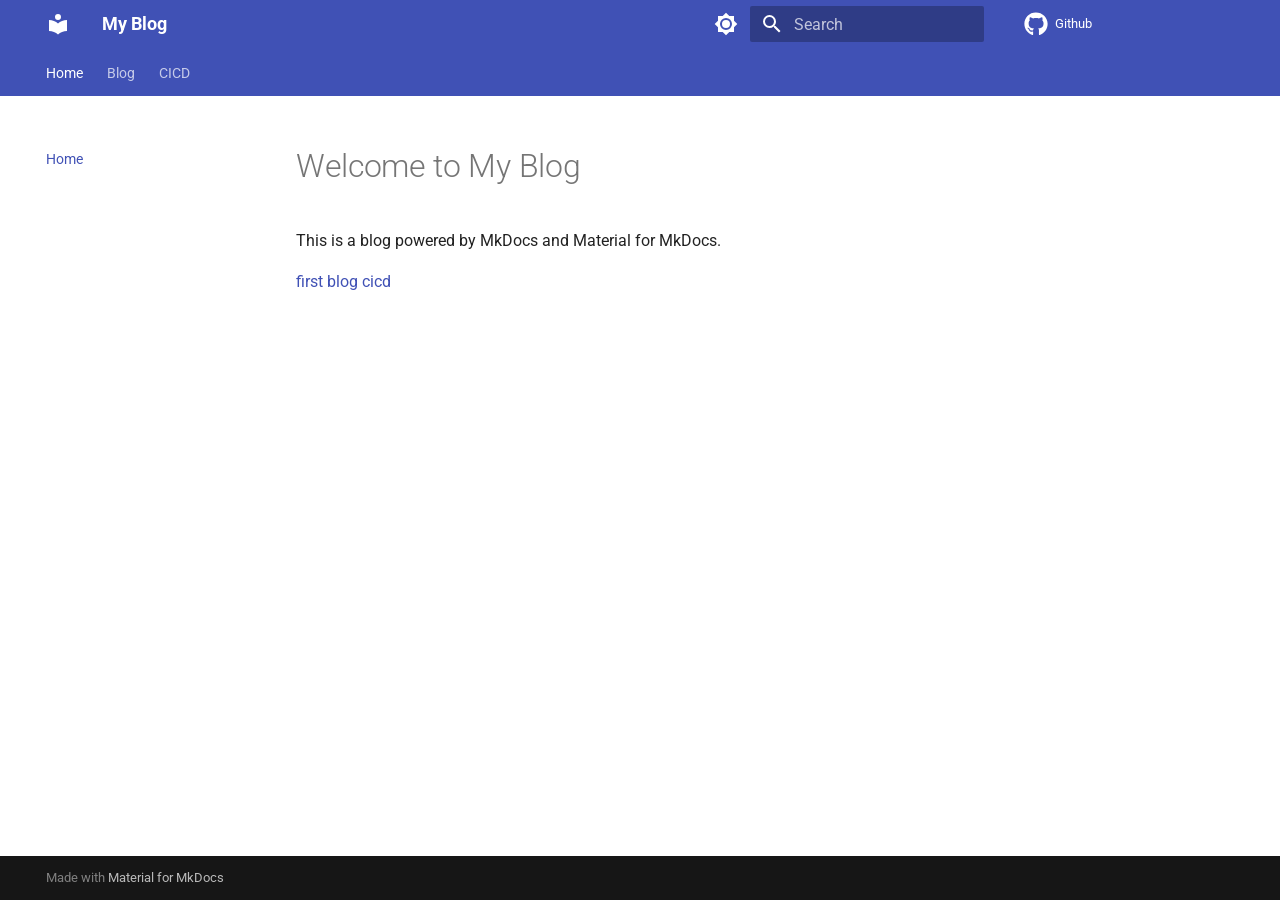
<file: index.html>
<!doctype html>
<html lang="en" class="no-js">
  <head>
    
      <meta charset="utf-8">
      <meta name="viewport" content="width=device-width,initial-scale=1">
      
        <meta name="description" content="A space for development notes and personal writing">
      
      
      
        <link rel="canonical" href="https://haeyoonjo.github.io/">
      
      
      
        <link rel="next" href="blog/">
      
      
        
      
      
      <link rel="icon" href="assets/images/favicon.png">
      <meta name="generator" content="mkdocs-1.6.1, mkdocs-material-9.8.0">
    
    
      
        <title>My Blog</title>
      
    
    
      <link rel="stylesheet" href="assets/stylesheets/main.57a0d79d.min.css">
      
        
        <link rel="stylesheet" href="assets/stylesheets/palette.fb2fffe2.min.css">
      
      


    
    
      
    
    
      
        
        
        <link rel="preconnect" href="https://fonts.gstatic.com" crossorigin>
        <link rel="stylesheet" href="https://fonts.googleapis.com/css?family=Roboto:300,300i,400,400i,700,700i%7CRoboto+Mono:400,400i,700,700i&display=fallback">
        <style>:root{--md-text-font:"Roboto";--md-code-font:"Roboto Mono"}</style>
      
    
    
    <script>__md_scope=new URL(".",location),__md_hash=e=>[...e].reduce(((e,_)=>(e<<5)-e+_.charCodeAt(0)),0),__md_get=(e,_=localStorage,t=__md_scope)=>JSON.parse(_.getItem(t.pathname+"."+e)),__md_set=(e,_,t=localStorage,a=__md_scope)=>{try{t.setItem(a.pathname+"."+e,JSON.stringify(_))}catch(e){}}</script>
    
      

    
    
  </head>
  
  
    
    
      
    
    
    
    
    <body dir="ltr" data-md-color-scheme="default" data-md-color-primary="indigo" data-md-color-accent="indigo">
  
    
    <input class="md-toggle" data-md-toggle="drawer" type="checkbox" id="__drawer" autocomplete="off">
    <input class="md-toggle" data-md-toggle="search" type="checkbox" id="__search" autocomplete="off">
    <label class="md-overlay" for="__drawer"></label>
    <div data-md-component="skip">
      
        
        <a href="#welcome-to-my-blog" class="md-skip">
          Skip to content
        </a>
      
    </div>
    <div data-md-component="announce">
      
    </div>
    
    
      

<header class="md-header" data-md-component="header">
  <nav class="md-header__inner md-grid" aria-label="Header">
    <a href="." title="My Blog" class="md-header__button md-logo" aria-label="My Blog" data-md-component="logo">
      
  
  <svg xmlns="http://www.w3.org/2000/svg" viewBox="0 0 24 24"><path d="M12 8a3 3 0 0 0 3-3 3 3 0 0 0-3-3 3 3 0 0 0-3 3 3 3 0 0 0 3 3m0 3.54C9.64 9.35 6.5 8 3 8v11c3.5 0 6.64 1.35 9 3.54 2.36-2.19 5.5-3.54 9-3.54V8c-3.5 0-6.64 1.35-9 3.54"/></svg>

    </a>
    <label class="md-header__button md-icon" for="__drawer">
      
      <svg xmlns="http://www.w3.org/2000/svg" viewBox="0 0 24 24"><path d="M3 6h18v2H3zm0 5h18v2H3zm0 5h18v2H3z"/></svg>
    </label>
    <div class="md-header__title" data-md-component="header-title">
      <div class="md-header__ellipsis">
        <div class="md-header__topic">
          <span class="md-ellipsis">
            My Blog
          </span>
        </div>
        <div class="md-header__topic" data-md-component="header-topic">
          <span class="md-ellipsis">
            
              Home
            
          </span>
        </div>
      </div>
    </div>
    
      
        <form class="md-header__option" data-md-component="palette">
  
    
    
    
    <input class="md-option" data-md-color-media="" data-md-color-scheme="default" data-md-color-primary="indigo" data-md-color-accent="indigo"  aria-label="Switch to dark mode"  type="radio" name="__palette" id="__palette_0">
    
      <label class="md-header__button md-icon" title="Switch to dark mode" for="__palette_1" hidden>
        <svg xmlns="http://www.w3.org/2000/svg" viewBox="0 0 24 24"><path d="M12 8a4 4 0 0 0-4 4 4 4 0 0 0 4 4 4 4 0 0 0 4-4 4 4 0 0 0-4-4m0 10a6 6 0 0 1-6-6 6 6 0 0 1 6-6 6 6 0 0 1 6 6 6 6 0 0 1-6 6m8-9.31V4h-4.69L12 .69 8.69 4H4v4.69L.69 12 4 15.31V20h4.69L12 23.31 15.31 20H20v-4.69L23.31 12z"/></svg>
      </label>
    
  
    
    
    
    <input class="md-option" data-md-color-media="" data-md-color-scheme="slate" data-md-color-primary="indigo" data-md-color-accent="indigo"  aria-label="Switch to light mode"  type="radio" name="__palette" id="__palette_1">
    
      <label class="md-header__button md-icon" title="Switch to light mode" for="__palette_0" hidden>
        <svg xmlns="http://www.w3.org/2000/svg" viewBox="0 0 24 24"><path d="M12 18c-.89 0-1.74-.2-2.5-.55C11.56 16.5 13 14.42 13 12s-1.44-4.5-3.5-5.45C10.26 6.2 11.11 6 12 6a6 6 0 0 1 6 6 6 6 0 0 1-6 6m8-9.31V4h-4.69L12 .69 8.69 4H4v4.69L.69 12 4 15.31V20h4.69L12 23.31 15.31 20H20v-4.69L23.31 12z"/></svg>
      </label>
    
  
</form>
      
    
    
      <script>var palette=__md_get("__palette");if(palette&&palette.color){if("(prefers-color-scheme)"===palette.color.media){var media=matchMedia("(prefers-color-scheme: light)"),input=document.querySelector(media.matches?"[data-md-color-media='(prefers-color-scheme: light)']":"[data-md-color-media='(prefers-color-scheme: dark)']");palette.color.media=input.getAttribute("data-md-color-media"),palette.color.scheme=input.getAttribute("data-md-color-scheme"),palette.color.primary=input.getAttribute("data-md-color-primary"),palette.color.accent=input.getAttribute("data-md-color-accent")}for(var[key,value]of Object.entries(palette.color))document.body.setAttribute("data-md-color-"+key,value)}</script>
    
    
    
      
      
        <label class="md-header__button md-icon" for="__search">
          
          <svg xmlns="http://www.w3.org/2000/svg" viewBox="0 0 24 24"><path d="M9.5 3A6.5 6.5 0 0 1 16 9.5c0 1.61-.59 3.09-1.56 4.23l.27.27h.79l5 5-1.5 1.5-5-5v-.79l-.27-.27A6.52 6.52 0 0 1 9.5 16 6.5 6.5 0 0 1 3 9.5 6.5 6.5 0 0 1 9.5 3m0 2C7 5 5 7 5 9.5S7 14 9.5 14 14 12 14 9.5 12 5 9.5 5"/></svg>
        </label>
        <div class="md-search" data-md-component="search" role="dialog">
  <label class="md-search__overlay" for="__search"></label>
  <div class="md-search__inner" role="search">
    <form class="md-search__form" name="search">
      <input type="text" class="md-search__input" name="query" aria-label="Search" placeholder="Search" autocapitalize="off" autocorrect="off" autocomplete="off" spellcheck="false" data-md-component="search-query" required>
      <label class="md-search__icon md-icon" for="__search">
        
        <svg xmlns="http://www.w3.org/2000/svg" viewBox="0 0 24 24"><path d="M9.5 3A6.5 6.5 0 0 1 16 9.5c0 1.61-.59 3.09-1.56 4.23l.27.27h.79l5 5-1.5 1.5-5-5v-.79l-.27-.27A6.52 6.52 0 0 1 9.5 16 6.5 6.5 0 0 1 3 9.5 6.5 6.5 0 0 1 9.5 3m0 2C7 5 5 7 5 9.5S7 14 9.5 14 14 12 14 9.5 12 5 9.5 5"/></svg>
        
        <svg xmlns="http://www.w3.org/2000/svg" viewBox="0 0 24 24"><path d="M20 11v2H8l5.5 5.5-1.42 1.42L4.16 12l7.92-7.92L13.5 5.5 8 11z"/></svg>
      </label>
      <nav class="md-search__options" aria-label="Search">
        
        <button type="reset" class="md-search__icon md-icon" title="Clear" aria-label="Clear" tabindex="-1">
          
          <svg xmlns="http://www.w3.org/2000/svg" viewBox="0 0 24 24"><path d="M19 6.41 17.59 5 12 10.59 6.41 5 5 6.41 10.59 12 5 17.59 6.41 19 12 13.41 17.59 19 19 17.59 13.41 12z"/></svg>
        </button>
      </nav>
      
        <div class="md-search__suggest" data-md-component="search-suggest"></div>
      
    </form>
    <div class="md-search__output">
      <div class="md-search__scrollwrap" tabindex="0" data-md-scrollfix>
        <div class="md-search-result" data-md-component="search-result">
          <div class="md-search-result__meta">
            Initializing search
          </div>
          <ol class="md-search-result__list" role="presentation"></ol>
        </div>
      </div>
    </div>
  </div>
</div>
      
    
    
      <div class="md-header__source">
        <a href="https://github.com/HaeyoonJo/haeyoonjo.github.io" title="Go to repository" class="md-source" data-md-component="source">
  <div class="md-source__icon md-icon">
    
    <svg xmlns="http://www.w3.org/2000/svg" viewBox="0 0 512 512"><!--! Font Awesome Free 7.1.0 by @fontawesome - https://fontawesome.com License - https://fontawesome.com/license/free (Icons: CC BY 4.0, Fonts: SIL OFL 1.1, Code: MIT License) Copyright 2025 Fonticons, Inc.--><path d="M173.9 397.4c0 2-2.3 3.6-5.2 3.6-3.3.3-5.6-1.3-5.6-3.6 0-2 2.3-3.6 5.2-3.6 3-.3 5.6 1.3 5.6 3.6m-31.1-4.5c-.7 2 1.3 4.3 4.3 4.9 2.6 1 5.6 0 6.2-2s-1.3-4.3-4.3-5.2c-2.6-.7-5.5.3-6.2 2.3m44.2-1.7c-2.9.7-4.9 2.6-4.6 4.9.3 2 2.9 3.3 5.9 2.6 2.9-.7 4.9-2.6 4.6-4.6-.3-1.9-3-3.2-5.9-2.9M252.8 8C114.1 8 8 113.3 8 252c0 110.9 69.8 205.8 169.5 239.2 12.8 2.3 17.3-5.6 17.3-12.1 0-6.2-.3-40.4-.3-61.4 0 0-70 15-84.7-29.8 0 0-11.4-29.1-27.8-36.6 0 0-22.9-15.7 1.6-15.4 0 0 24.9 2 38.6 25.8 21.9 38.6 58.6 27.5 72.9 20.9 2.3-16 8.8-27.1 16-33.7-55.9-6.2-112.3-14.3-112.3-110.5 0-27.5 7.6-41.3 23.6-58.9-2.6-6.5-11.1-33.3 2.6-67.9 20.9-6.5 69 27 69 27 20-5.6 41.5-8.5 62.8-8.5s42.8 2.9 62.8 8.5c0 0 48.1-33.6 69-27 13.7 34.7 5.2 61.4 2.6 67.9 16 17.7 25.8 31.5 25.8 58.9 0 96.5-58.9 104.2-114.8 110.5 9.2 7.9 17 22.9 17 46.4 0 33.7-.3 75.4-.3 83.6 0 6.5 4.6 14.4 17.3 12.1C436.2 457.8 504 362.9 504 252 504 113.3 391.5 8 252.8 8M105.2 352.9c-1.3 1-1 3.3.7 5.2 1.6 1.6 3.9 2.3 5.2 1 1.3-1 1-3.3-.7-5.2-1.6-1.6-3.9-2.3-5.2-1m-10.8-8.1c-.7 1.3.3 2.9 2.3 3.9 1.6 1 3.6.7 4.3-.7.7-1.3-.3-2.9-2.3-3.9-2-.6-3.6-.3-4.3.7m32.4 35.6c-1.6 1.3-1 4.3 1.3 6.2 2.3 2.3 5.2 2.6 6.5 1 1.3-1.3.7-4.3-1.3-6.2-2.2-2.3-5.2-2.6-6.5-1m-11.4-14.7c-1.6 1-1.6 3.6 0 5.9s4.3 3.3 5.6 2.3c1.6-1.3 1.6-3.9 0-6.2-1.4-2.3-4-3.3-5.6-2"/></svg>
  </div>
  <div class="md-source__repository">
    Github
  </div>
</a>
      </div>
    
  </nav>
  
</header>
    
    <div class="md-container" data-md-component="container">
      
      
        
          
            
<nav class="md-tabs" aria-label="Tabs" data-md-component="tabs">
  <div class="md-grid">
    <ul class="md-tabs__list">
      
        
  
  
  
    
  
  
    <li class="md-tabs__item md-tabs__item--active">
      <a href="." class="md-tabs__link">
        
  
  
    
  
  Home

      </a>
    </li>
  

      
        
  
  
  
  
    
    
      <li class="md-tabs__item">
        <a href="blog/" class="md-tabs__link">
          
  
  
  Blog

        </a>
      </li>
    
  

      
        
  
  
  
  
    
    
      <li class="md-tabs__item">
        <a href="cicd/cicd-test/" class="md-tabs__link">
          
  
  
  CICD

        </a>
      </li>
    
  

      
    </ul>
  </div>
</nav>
          
        
      
      <main class="md-main" data-md-component="main">
        <div class="md-main__inner md-grid">
          
            
              
              <div class="md-sidebar md-sidebar--primary" data-md-component="sidebar" data-md-type="navigation" >
                <div class="md-sidebar__scrollwrap">
                  <div class="md-sidebar__inner">
                    


  


<nav class="md-nav md-nav--primary md-nav--lifted" aria-label="Navigation" data-md-level="0">
  <label class="md-nav__title" for="__drawer">
    <a href="." title="My Blog" class="md-nav__button md-logo" aria-label="My Blog" data-md-component="logo">
      
  
  <svg xmlns="http://www.w3.org/2000/svg" viewBox="0 0 24 24"><path d="M12 8a3 3 0 0 0 3-3 3 3 0 0 0-3-3 3 3 0 0 0-3 3 3 3 0 0 0 3 3m0 3.54C9.64 9.35 6.5 8 3 8v11c3.5 0 6.64 1.35 9 3.54 2.36-2.19 5.5-3.54 9-3.54V8c-3.5 0-6.64 1.35-9 3.54"/></svg>

    </a>
    My Blog
  </label>
  
    <div class="md-nav__source">
      <a href="https://github.com/HaeyoonJo/haeyoonjo.github.io" title="Go to repository" class="md-source" data-md-component="source">
  <div class="md-source__icon md-icon">
    
    <svg xmlns="http://www.w3.org/2000/svg" viewBox="0 0 512 512"><!--! Font Awesome Free 7.1.0 by @fontawesome - https://fontawesome.com License - https://fontawesome.com/license/free (Icons: CC BY 4.0, Fonts: SIL OFL 1.1, Code: MIT License) Copyright 2025 Fonticons, Inc.--><path d="M173.9 397.4c0 2-2.3 3.6-5.2 3.6-3.3.3-5.6-1.3-5.6-3.6 0-2 2.3-3.6 5.2-3.6 3-.3 5.6 1.3 5.6 3.6m-31.1-4.5c-.7 2 1.3 4.3 4.3 4.9 2.6 1 5.6 0 6.2-2s-1.3-4.3-4.3-5.2c-2.6-.7-5.5.3-6.2 2.3m44.2-1.7c-2.9.7-4.9 2.6-4.6 4.9.3 2 2.9 3.3 5.9 2.6 2.9-.7 4.9-2.6 4.6-4.6-.3-1.9-3-3.2-5.9-2.9M252.8 8C114.1 8 8 113.3 8 252c0 110.9 69.8 205.8 169.5 239.2 12.8 2.3 17.3-5.6 17.3-12.1 0-6.2-.3-40.4-.3-61.4 0 0-70 15-84.7-29.8 0 0-11.4-29.1-27.8-36.6 0 0-22.9-15.7 1.6-15.4 0 0 24.9 2 38.6 25.8 21.9 38.6 58.6 27.5 72.9 20.9 2.3-16 8.8-27.1 16-33.7-55.9-6.2-112.3-14.3-112.3-110.5 0-27.5 7.6-41.3 23.6-58.9-2.6-6.5-11.1-33.3 2.6-67.9 20.9-6.5 69 27 69 27 20-5.6 41.5-8.5 62.8-8.5s42.8 2.9 62.8 8.5c0 0 48.1-33.6 69-27 13.7 34.7 5.2 61.4 2.6 67.9 16 17.7 25.8 31.5 25.8 58.9 0 96.5-58.9 104.2-114.8 110.5 9.2 7.9 17 22.9 17 46.4 0 33.7-.3 75.4-.3 83.6 0 6.5 4.6 14.4 17.3 12.1C436.2 457.8 504 362.9 504 252 504 113.3 391.5 8 252.8 8M105.2 352.9c-1.3 1-1 3.3.7 5.2 1.6 1.6 3.9 2.3 5.2 1 1.3-1 1-3.3-.7-5.2-1.6-1.6-3.9-2.3-5.2-1m-10.8-8.1c-.7 1.3.3 2.9 2.3 3.9 1.6 1 3.6.7 4.3-.7.7-1.3-.3-2.9-2.3-3.9-2-.6-3.6-.3-4.3.7m32.4 35.6c-1.6 1.3-1 4.3 1.3 6.2 2.3 2.3 5.2 2.6 6.5 1 1.3-1.3.7-4.3-1.3-6.2-2.2-2.3-5.2-2.6-6.5-1m-11.4-14.7c-1.6 1-1.6 3.6 0 5.9s4.3 3.3 5.6 2.3c1.6-1.3 1.6-3.9 0-6.2-1.4-2.3-4-3.3-5.6-2"/></svg>
  </div>
  <div class="md-source__repository">
    Github
  </div>
</a>
    </div>
  
  <ul class="md-nav__list" data-md-scrollfix>
    
      
      
  
  
    
  
  
  
    <li class="md-nav__item md-nav__item--active">
      
      <input class="md-nav__toggle md-toggle" type="checkbox" id="__toc">
      
      
        
      
      
      <a href="." class="md-nav__link md-nav__link--active">
        
  
  
  <span class="md-ellipsis">
    
  
    Home
  

    
  </span>
  
  

      </a>
      
    </li>
  

    
      
      
  
  
  
  
    
    
    
    
      
      
    
    
    <li class="md-nav__item md-nav__item--nested">
      
        
        
        <input class="md-nav__toggle md-toggle " type="checkbox" id="__nav_2" >
        
          
          <label class="md-nav__link" for="__nav_2" id="__nav_2_label" tabindex="0">
            
  
  
  <span class="md-ellipsis">
    
  
    Blog
  

    
  </span>
  
  

            <span class="md-nav__icon md-icon"></span>
          </label>
        
        <nav class="md-nav" data-md-level="1" aria-labelledby="__nav_2_label" aria-expanded="false">
          <label class="md-nav__title" for="__nav_2">
            <span class="md-nav__icon md-icon"></span>
            
  
    Blog
  

          </label>
          <ul class="md-nav__list" data-md-scrollfix>
            
              
                
  
  
  
    
  
  
    <li class="md-nav__item">
      <a href="blog/" class="md-nav__link">
        
  
  
  <span class="md-ellipsis">
    
  
    Blog
  

    
  </span>
  
  

      </a>
    </li>
  

              
            
              
                
  
  
  
  
    
    
    
    
      
      
    
    
    <li class="md-nav__item md-nav__item--nested">
      
        
        
        <input class="md-nav__toggle md-toggle " type="checkbox" id="__nav_2_2" >
        
          
          <label class="md-nav__link" for="__nav_2_2" id="__nav_2_2_label" tabindex="0">
            
  
  
  <span class="md-ellipsis">
    
  
    Archive
  

    
  </span>
  
  

            <span class="md-nav__icon md-icon"></span>
          </label>
        
        <nav class="md-nav" data-md-level="2" aria-labelledby="__nav_2_2_label" aria-expanded="false">
          <label class="md-nav__title" for="__nav_2_2">
            <span class="md-nav__icon md-icon"></span>
            
  
    Archive
  

          </label>
          <ul class="md-nav__list" data-md-scrollfix>
            
              
                
  
  
  
    
  
  
    <li class="md-nav__item">
      <a href="blog/archive/2026/" class="md-nav__link">
        
  
  
  <span class="md-ellipsis">
    
  
    2026
  

    
  </span>
  
  

      </a>
    </li>
  

              
            
          </ul>
        </nav>
      
    </li>
  

              
            
              
                
  
  
  
  
    
    
    
    
      
      
    
    
    <li class="md-nav__item md-nav__item--nested">
      
        
        
        <input class="md-nav__toggle md-toggle " type="checkbox" id="__nav_2_3" >
        
          
          <label class="md-nav__link" for="__nav_2_3" id="__nav_2_3_label" tabindex="0">
            
  
  
  <span class="md-ellipsis">
    
  
    Categories
  

    
  </span>
  
  

            <span class="md-nav__icon md-icon"></span>
          </label>
        
        <nav class="md-nav" data-md-level="2" aria-labelledby="__nav_2_3_label" aria-expanded="false">
          <label class="md-nav__title" for="__nav_2_3">
            <span class="md-nav__icon md-icon"></span>
            
  
    Categories
  

          </label>
          <ul class="md-nav__list" data-md-scrollfix>
            
              
                
  
  
  
    
  
  
    <li class="md-nav__item">
      <a href="blog/category/%EB%B8%94%EB%A1%9C%EA%B7%B8/" class="md-nav__link">
        
  
  
  <span class="md-ellipsis">
    
  
    블로그
  

    
  </span>
  
  

      </a>
    </li>
  

              
            
              
                
  
  
  
    
  
  
    <li class="md-nav__item">
      <a href="blog/category/%EC%8B%9C%EC%9E%91%ED%95%98%EA%B8%B0/" class="md-nav__link">
        
  
  
  <span class="md-ellipsis">
    
  
    시작하기
  

    
  </span>
  
  

      </a>
    </li>
  

              
            
          </ul>
        </nav>
      
    </li>
  

              
            
          </ul>
        </nav>
      
    </li>
  

    
      
      
  
  
  
  
    
    
    
    
      
      
    
    
    <li class="md-nav__item md-nav__item--nested">
      
        
        
        <input class="md-nav__toggle md-toggle " type="checkbox" id="__nav_3" >
        
          
          <label class="md-nav__link" for="__nav_3" id="__nav_3_label" tabindex="0">
            
  
  
  <span class="md-ellipsis">
    
  
    CICD
  

    
  </span>
  
  

            <span class="md-nav__icon md-icon"></span>
          </label>
        
        <nav class="md-nav" data-md-level="1" aria-labelledby="__nav_3_label" aria-expanded="false">
          <label class="md-nav__title" for="__nav_3">
            <span class="md-nav__icon md-icon"></span>
            
  
    CICD
  

          </label>
          <ul class="md-nav__list" data-md-scrollfix>
            
              
                
  
  
  
  
    <li class="md-nav__item">
      <a href="cicd/cicd-test/" class="md-nav__link">
        
  
  
  <span class="md-ellipsis">
    
  
    Docker 기초
  

    
  </span>
  
  

      </a>
    </li>
  

              
            
          </ul>
        </nav>
      
    </li>
  

    
  </ul>
</nav>
                  </div>
                </div>
              </div>
            
            
              
              <div class="md-sidebar md-sidebar--secondary" data-md-component="sidebar" data-md-type="toc" >
                <div class="md-sidebar__scrollwrap">
                  <div class="md-sidebar__inner">
                    

<nav class="md-nav md-nav--secondary" aria-label="Table of contents">
  
  
  
    
  
  
</nav>
                  </div>
                </div>
              </div>
            
          
          
            <div class="md-content" data-md-component="content">
              
              <article class="md-content__inner md-typeset">
                
                  


  
  


<h1 id="welcome-to-my-blog">Welcome to My Blog</h1>
<p>This is a blog powered by MkDocs and Material for MkDocs.</p>
<p><a href="blog/first/">first blog</a>
<a href="cicd/cicd-test/">cicd</a></p>












                
              </article>
            </div>
          
          
<script>var target=document.getElementById(location.hash.slice(1));target&&target.name&&(target.checked=target.name.startsWith("__tabbed_"))</script>
        </div>
        
          <button type="button" class="md-top md-icon" data-md-component="top" hidden>
  
  <svg xmlns="http://www.w3.org/2000/svg" viewBox="0 0 24 24"><path d="M13 20h-2V8l-5.5 5.5-1.42-1.42L12 4.16l7.92 7.92-1.42 1.42L13 8z"/></svg>
  Back to top
</button>
        
      </main>
      
        <footer class="md-footer">
  
  <div class="md-footer-meta md-typeset">
    <div class="md-footer-meta__inner md-grid">
      <div class="md-copyright">
  
  
    Made with
    <a href="https://squidfunk.github.io/mkdocs-material/" target="_blank" rel="noopener">
      Material for MkDocs
    </a>
  
</div>
      
    </div>
  </div>
</footer>
      
    </div>
    <div class="md-dialog" data-md-component="dialog">
      <div class="md-dialog__inner md-typeset"></div>
    </div>
    
    
    
      
      
      <script id="__config" type="application/json">{"annotate": null, "base": ".", "features": ["navigation.tabs", "navigation.top", "search.suggest", "search.highlight", "content.code.copy"], "search": "assets/javascripts/workers/search.a7633da7.min.js", "tags": null, "translations": {"clipboard.copied": "Copied to clipboard", "clipboard.copy": "Copy to clipboard", "search.result.more.one": "1 more on this page", "search.result.more.other": "# more on this page", "search.result.none": "No matching documents", "search.result.one": "1 matching document", "search.result.other": "# matching documents", "search.result.placeholder": "Type to start searching", "search.result.term.missing": "Missing", "select.version": "Select version"}, "version": null}</script>
    
    
      <script src="assets/javascripts/bundle.c21346df.min.js"></script>
      
    
  </body>
</html>
</file>
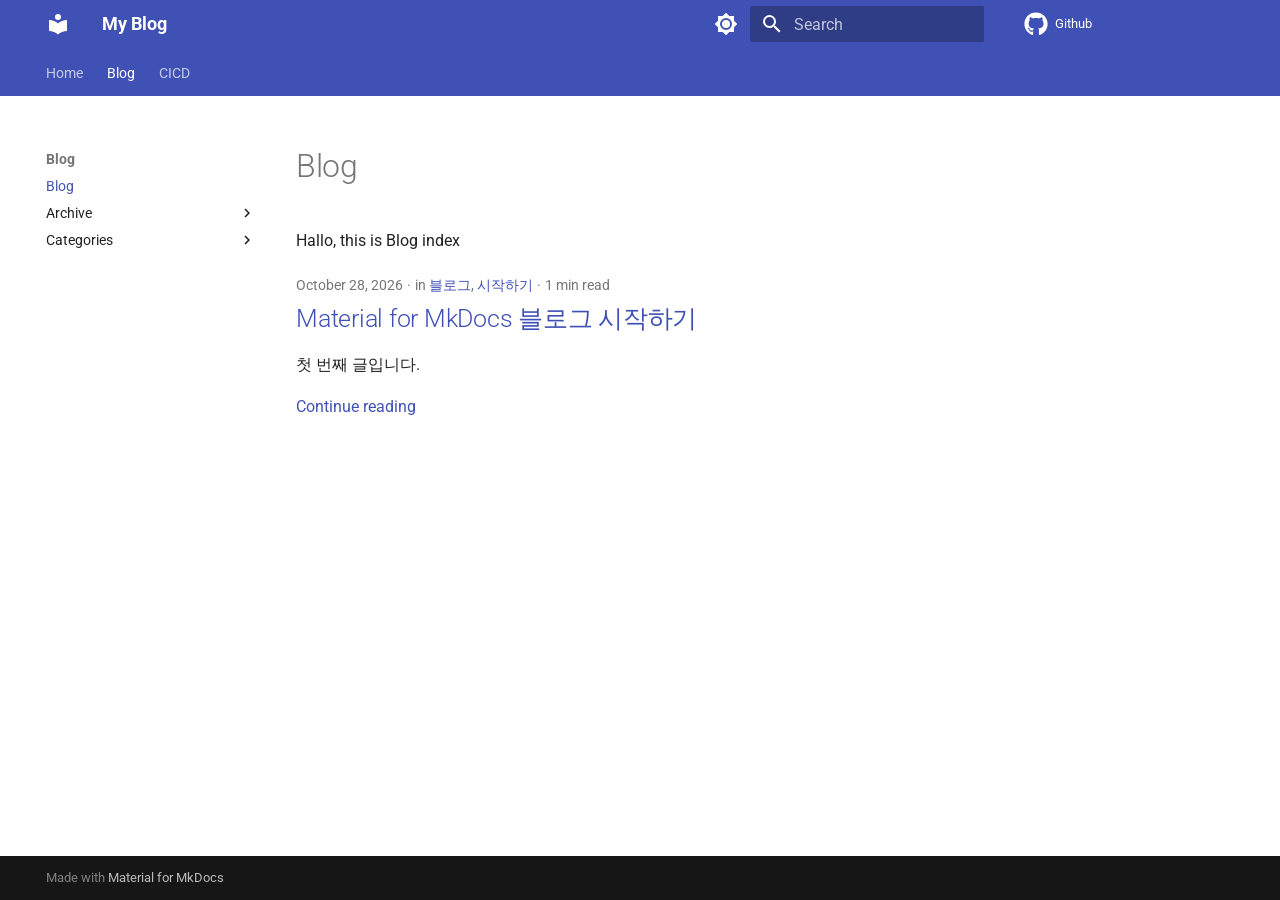
<file: blog/index.html>
<!doctype html>
<html lang="en" class="no-js">
  <head>
    
      <meta charset="utf-8">
      <meta name="viewport" content="width=device-width,initial-scale=1">
      
        <meta name="description" content="A space for development notes and personal writing">
      
      
      
        <link rel="canonical" href="https://haeyoonjo.github.io/blog/">
      
      
        <link rel="prev" href="..">
      
      
        <link rel="next" href="category/%EB%B8%94%EB%A1%9C%EA%B7%B8/">
      
      
        
      
      
      <link rel="icon" href="../assets/images/favicon.png">
      <meta name="generator" content="mkdocs-1.6.1, mkdocs-material-9.8.0">
    
    
      
        <title>Blog - My Blog</title>
      
    
    
      <link rel="stylesheet" href="../assets/stylesheets/main.57a0d79d.min.css">
      
        
        <link rel="stylesheet" href="../assets/stylesheets/palette.fb2fffe2.min.css">
      
      


    
    
      
    
    
      
        
        
        <link rel="preconnect" href="https://fonts.gstatic.com" crossorigin>
        <link rel="stylesheet" href="https://fonts.googleapis.com/css?family=Roboto:300,300i,400,400i,700,700i%7CRoboto+Mono:400,400i,700,700i&display=fallback">
        <style>:root{--md-text-font:"Roboto";--md-code-font:"Roboto Mono"}</style>
      
    
    
    <script>__md_scope=new URL("..",location),__md_hash=e=>[...e].reduce(((e,_)=>(e<<5)-e+_.charCodeAt(0)),0),__md_get=(e,_=localStorage,t=__md_scope)=>JSON.parse(_.getItem(t.pathname+"."+e)),__md_set=(e,_,t=localStorage,a=__md_scope)=>{try{t.setItem(a.pathname+"."+e,JSON.stringify(_))}catch(e){}}</script>
    
      

    
    
  </head>
  
  
    
    
      
    
    
    
    
    <body dir="ltr" data-md-color-scheme="default" data-md-color-primary="indigo" data-md-color-accent="indigo">
  
    
    <input class="md-toggle" data-md-toggle="drawer" type="checkbox" id="__drawer" autocomplete="off">
    <input class="md-toggle" data-md-toggle="search" type="checkbox" id="__search" autocomplete="off">
    <label class="md-overlay" for="__drawer"></label>
    <div data-md-component="skip">
      
        
        <a href="#blog" class="md-skip">
          Skip to content
        </a>
      
    </div>
    <div data-md-component="announce">
      
    </div>
    
    
      

<header class="md-header" data-md-component="header">
  <nav class="md-header__inner md-grid" aria-label="Header">
    <a href=".." title="My Blog" class="md-header__button md-logo" aria-label="My Blog" data-md-component="logo">
      
  
  <svg xmlns="http://www.w3.org/2000/svg" viewBox="0 0 24 24"><path d="M12 8a3 3 0 0 0 3-3 3 3 0 0 0-3-3 3 3 0 0 0-3 3 3 3 0 0 0 3 3m0 3.54C9.64 9.35 6.5 8 3 8v11c3.5 0 6.64 1.35 9 3.54 2.36-2.19 5.5-3.54 9-3.54V8c-3.5 0-6.64 1.35-9 3.54"/></svg>

    </a>
    <label class="md-header__button md-icon" for="__drawer">
      
      <svg xmlns="http://www.w3.org/2000/svg" viewBox="0 0 24 24"><path d="M3 6h18v2H3zm0 5h18v2H3zm0 5h18v2H3z"/></svg>
    </label>
    <div class="md-header__title" data-md-component="header-title">
      <div class="md-header__ellipsis">
        <div class="md-header__topic">
          <span class="md-ellipsis">
            My Blog
          </span>
        </div>
        <div class="md-header__topic" data-md-component="header-topic">
          <span class="md-ellipsis">
            
              Blog
            
          </span>
        </div>
      </div>
    </div>
    
      
        <form class="md-header__option" data-md-component="palette">
  
    
    
    
    <input class="md-option" data-md-color-media="" data-md-color-scheme="default" data-md-color-primary="indigo" data-md-color-accent="indigo"  aria-label="Switch to dark mode"  type="radio" name="__palette" id="__palette_0">
    
      <label class="md-header__button md-icon" title="Switch to dark mode" for="__palette_1" hidden>
        <svg xmlns="http://www.w3.org/2000/svg" viewBox="0 0 24 24"><path d="M12 8a4 4 0 0 0-4 4 4 4 0 0 0 4 4 4 4 0 0 0 4-4 4 4 0 0 0-4-4m0 10a6 6 0 0 1-6-6 6 6 0 0 1 6-6 6 6 0 0 1 6 6 6 6 0 0 1-6 6m8-9.31V4h-4.69L12 .69 8.69 4H4v4.69L.69 12 4 15.31V20h4.69L12 23.31 15.31 20H20v-4.69L23.31 12z"/></svg>
      </label>
    
  
    
    
    
    <input class="md-option" data-md-color-media="" data-md-color-scheme="slate" data-md-color-primary="indigo" data-md-color-accent="indigo"  aria-label="Switch to light mode"  type="radio" name="__palette" id="__palette_1">
    
      <label class="md-header__button md-icon" title="Switch to light mode" for="__palette_0" hidden>
        <svg xmlns="http://www.w3.org/2000/svg" viewBox="0 0 24 24"><path d="M12 18c-.89 0-1.74-.2-2.5-.55C11.56 16.5 13 14.42 13 12s-1.44-4.5-3.5-5.45C10.26 6.2 11.11 6 12 6a6 6 0 0 1 6 6 6 6 0 0 1-6 6m8-9.31V4h-4.69L12 .69 8.69 4H4v4.69L.69 12 4 15.31V20h4.69L12 23.31 15.31 20H20v-4.69L23.31 12z"/></svg>
      </label>
    
  
</form>
      
    
    
      <script>var palette=__md_get("__palette");if(palette&&palette.color){if("(prefers-color-scheme)"===palette.color.media){var media=matchMedia("(prefers-color-scheme: light)"),input=document.querySelector(media.matches?"[data-md-color-media='(prefers-color-scheme: light)']":"[data-md-color-media='(prefers-color-scheme: dark)']");palette.color.media=input.getAttribute("data-md-color-media"),palette.color.scheme=input.getAttribute("data-md-color-scheme"),palette.color.primary=input.getAttribute("data-md-color-primary"),palette.color.accent=input.getAttribute("data-md-color-accent")}for(var[key,value]of Object.entries(palette.color))document.body.setAttribute("data-md-color-"+key,value)}</script>
    
    
    
      
      
        <label class="md-header__button md-icon" for="__search">
          
          <svg xmlns="http://www.w3.org/2000/svg" viewBox="0 0 24 24"><path d="M9.5 3A6.5 6.5 0 0 1 16 9.5c0 1.61-.59 3.09-1.56 4.23l.27.27h.79l5 5-1.5 1.5-5-5v-.79l-.27-.27A6.52 6.52 0 0 1 9.5 16 6.5 6.5 0 0 1 3 9.5 6.5 6.5 0 0 1 9.5 3m0 2C7 5 5 7 5 9.5S7 14 9.5 14 14 12 14 9.5 12 5 9.5 5"/></svg>
        </label>
        <div class="md-search" data-md-component="search" role="dialog">
  <label class="md-search__overlay" for="__search"></label>
  <div class="md-search__inner" role="search">
    <form class="md-search__form" name="search">
      <input type="text" class="md-search__input" name="query" aria-label="Search" placeholder="Search" autocapitalize="off" autocorrect="off" autocomplete="off" spellcheck="false" data-md-component="search-query" required>
      <label class="md-search__icon md-icon" for="__search">
        
        <svg xmlns="http://www.w3.org/2000/svg" viewBox="0 0 24 24"><path d="M9.5 3A6.5 6.5 0 0 1 16 9.5c0 1.61-.59 3.09-1.56 4.23l.27.27h.79l5 5-1.5 1.5-5-5v-.79l-.27-.27A6.52 6.52 0 0 1 9.5 16 6.5 6.5 0 0 1 3 9.5 6.5 6.5 0 0 1 9.5 3m0 2C7 5 5 7 5 9.5S7 14 9.5 14 14 12 14 9.5 12 5 9.5 5"/></svg>
        
        <svg xmlns="http://www.w3.org/2000/svg" viewBox="0 0 24 24"><path d="M20 11v2H8l5.5 5.5-1.42 1.42L4.16 12l7.92-7.92L13.5 5.5 8 11z"/></svg>
      </label>
      <nav class="md-search__options" aria-label="Search">
        
        <button type="reset" class="md-search__icon md-icon" title="Clear" aria-label="Clear" tabindex="-1">
          
          <svg xmlns="http://www.w3.org/2000/svg" viewBox="0 0 24 24"><path d="M19 6.41 17.59 5 12 10.59 6.41 5 5 6.41 10.59 12 5 17.59 6.41 19 12 13.41 17.59 19 19 17.59 13.41 12z"/></svg>
        </button>
      </nav>
      
        <div class="md-search__suggest" data-md-component="search-suggest"></div>
      
    </form>
    <div class="md-search__output">
      <div class="md-search__scrollwrap" tabindex="0" data-md-scrollfix>
        <div class="md-search-result" data-md-component="search-result">
          <div class="md-search-result__meta">
            Initializing search
          </div>
          <ol class="md-search-result__list" role="presentation"></ol>
        </div>
      </div>
    </div>
  </div>
</div>
      
    
    
      <div class="md-header__source">
        <a href="https://github.com/HaeyoonJo/haeyoonjo.github.io" title="Go to repository" class="md-source" data-md-component="source">
  <div class="md-source__icon md-icon">
    
    <svg xmlns="http://www.w3.org/2000/svg" viewBox="0 0 512 512"><!--! Font Awesome Free 7.1.0 by @fontawesome - https://fontawesome.com License - https://fontawesome.com/license/free (Icons: CC BY 4.0, Fonts: SIL OFL 1.1, Code: MIT License) Copyright 2025 Fonticons, Inc.--><path d="M173.9 397.4c0 2-2.3 3.6-5.2 3.6-3.3.3-5.6-1.3-5.6-3.6 0-2 2.3-3.6 5.2-3.6 3-.3 5.6 1.3 5.6 3.6m-31.1-4.5c-.7 2 1.3 4.3 4.3 4.9 2.6 1 5.6 0 6.2-2s-1.3-4.3-4.3-5.2c-2.6-.7-5.5.3-6.2 2.3m44.2-1.7c-2.9.7-4.9 2.6-4.6 4.9.3 2 2.9 3.3 5.9 2.6 2.9-.7 4.9-2.6 4.6-4.6-.3-1.9-3-3.2-5.9-2.9M252.8 8C114.1 8 8 113.3 8 252c0 110.9 69.8 205.8 169.5 239.2 12.8 2.3 17.3-5.6 17.3-12.1 0-6.2-.3-40.4-.3-61.4 0 0-70 15-84.7-29.8 0 0-11.4-29.1-27.8-36.6 0 0-22.9-15.7 1.6-15.4 0 0 24.9 2 38.6 25.8 21.9 38.6 58.6 27.5 72.9 20.9 2.3-16 8.8-27.1 16-33.7-55.9-6.2-112.3-14.3-112.3-110.5 0-27.5 7.6-41.3 23.6-58.9-2.6-6.5-11.1-33.3 2.6-67.9 20.9-6.5 69 27 69 27 20-5.6 41.5-8.5 62.8-8.5s42.8 2.9 62.8 8.5c0 0 48.1-33.6 69-27 13.7 34.7 5.2 61.4 2.6 67.9 16 17.7 25.8 31.5 25.8 58.9 0 96.5-58.9 104.2-114.8 110.5 9.2 7.9 17 22.9 17 46.4 0 33.7-.3 75.4-.3 83.6 0 6.5 4.6 14.4 17.3 12.1C436.2 457.8 504 362.9 504 252 504 113.3 391.5 8 252.8 8M105.2 352.9c-1.3 1-1 3.3.7 5.2 1.6 1.6 3.9 2.3 5.2 1 1.3-1 1-3.3-.7-5.2-1.6-1.6-3.9-2.3-5.2-1m-10.8-8.1c-.7 1.3.3 2.9 2.3 3.9 1.6 1 3.6.7 4.3-.7.7-1.3-.3-2.9-2.3-3.9-2-.6-3.6-.3-4.3.7m32.4 35.6c-1.6 1.3-1 4.3 1.3 6.2 2.3 2.3 5.2 2.6 6.5 1 1.3-1.3.7-4.3-1.3-6.2-2.2-2.3-5.2-2.6-6.5-1m-11.4-14.7c-1.6 1-1.6 3.6 0 5.9s4.3 3.3 5.6 2.3c1.6-1.3 1.6-3.9 0-6.2-1.4-2.3-4-3.3-5.6-2"/></svg>
  </div>
  <div class="md-source__repository">
    Github
  </div>
</a>
      </div>
    
  </nav>
  
</header>
    
    <div class="md-container" data-md-component="container">
      
      
        
          
            
<nav class="md-tabs" aria-label="Tabs" data-md-component="tabs">
  <div class="md-grid">
    <ul class="md-tabs__list">
      
        
  
  
  
  
    <li class="md-tabs__item">
      <a href=".." class="md-tabs__link">
        
  
  
    
  
  Home

      </a>
    </li>
  

      
        
  
  
  
    
  
  
    
    
      <li class="md-tabs__item md-tabs__item--active">
        <a href="./" class="md-tabs__link">
          
  
  
  Blog

        </a>
      </li>
    
  

      
        
  
  
  
  
    
    
      <li class="md-tabs__item">
        <a href="../cicd/cicd-test/" class="md-tabs__link">
          
  
  
  CICD

        </a>
      </li>
    
  

      
    </ul>
  </div>
</nav>
          
        
      
      <main class="md-main" data-md-component="main">
        <div class="md-main__inner md-grid">
          
            
              
              <div class="md-sidebar md-sidebar--primary" data-md-component="sidebar" data-md-type="navigation" >
                <div class="md-sidebar__scrollwrap">
                  <div class="md-sidebar__inner">
                    


  


<nav class="md-nav md-nav--primary md-nav--lifted" aria-label="Navigation" data-md-level="0">
  <label class="md-nav__title" for="__drawer">
    <a href=".." title="My Blog" class="md-nav__button md-logo" aria-label="My Blog" data-md-component="logo">
      
  
  <svg xmlns="http://www.w3.org/2000/svg" viewBox="0 0 24 24"><path d="M12 8a3 3 0 0 0 3-3 3 3 0 0 0-3-3 3 3 0 0 0-3 3 3 3 0 0 0 3 3m0 3.54C9.64 9.35 6.5 8 3 8v11c3.5 0 6.64 1.35 9 3.54 2.36-2.19 5.5-3.54 9-3.54V8c-3.5 0-6.64 1.35-9 3.54"/></svg>

    </a>
    My Blog
  </label>
  
    <div class="md-nav__source">
      <a href="https://github.com/HaeyoonJo/haeyoonjo.github.io" title="Go to repository" class="md-source" data-md-component="source">
  <div class="md-source__icon md-icon">
    
    <svg xmlns="http://www.w3.org/2000/svg" viewBox="0 0 512 512"><!--! Font Awesome Free 7.1.0 by @fontawesome - https://fontawesome.com License - https://fontawesome.com/license/free (Icons: CC BY 4.0, Fonts: SIL OFL 1.1, Code: MIT License) Copyright 2025 Fonticons, Inc.--><path d="M173.9 397.4c0 2-2.3 3.6-5.2 3.6-3.3.3-5.6-1.3-5.6-3.6 0-2 2.3-3.6 5.2-3.6 3-.3 5.6 1.3 5.6 3.6m-31.1-4.5c-.7 2 1.3 4.3 4.3 4.9 2.6 1 5.6 0 6.2-2s-1.3-4.3-4.3-5.2c-2.6-.7-5.5.3-6.2 2.3m44.2-1.7c-2.9.7-4.9 2.6-4.6 4.9.3 2 2.9 3.3 5.9 2.6 2.9-.7 4.9-2.6 4.6-4.6-.3-1.9-3-3.2-5.9-2.9M252.8 8C114.1 8 8 113.3 8 252c0 110.9 69.8 205.8 169.5 239.2 12.8 2.3 17.3-5.6 17.3-12.1 0-6.2-.3-40.4-.3-61.4 0 0-70 15-84.7-29.8 0 0-11.4-29.1-27.8-36.6 0 0-22.9-15.7 1.6-15.4 0 0 24.9 2 38.6 25.8 21.9 38.6 58.6 27.5 72.9 20.9 2.3-16 8.8-27.1 16-33.7-55.9-6.2-112.3-14.3-112.3-110.5 0-27.5 7.6-41.3 23.6-58.9-2.6-6.5-11.1-33.3 2.6-67.9 20.9-6.5 69 27 69 27 20-5.6 41.5-8.5 62.8-8.5s42.8 2.9 62.8 8.5c0 0 48.1-33.6 69-27 13.7 34.7 5.2 61.4 2.6 67.9 16 17.7 25.8 31.5 25.8 58.9 0 96.5-58.9 104.2-114.8 110.5 9.2 7.9 17 22.9 17 46.4 0 33.7-.3 75.4-.3 83.6 0 6.5 4.6 14.4 17.3 12.1C436.2 457.8 504 362.9 504 252 504 113.3 391.5 8 252.8 8M105.2 352.9c-1.3 1-1 3.3.7 5.2 1.6 1.6 3.9 2.3 5.2 1 1.3-1 1-3.3-.7-5.2-1.6-1.6-3.9-2.3-5.2-1m-10.8-8.1c-.7 1.3.3 2.9 2.3 3.9 1.6 1 3.6.7 4.3-.7.7-1.3-.3-2.9-2.3-3.9-2-.6-3.6-.3-4.3.7m32.4 35.6c-1.6 1.3-1 4.3 1.3 6.2 2.3 2.3 5.2 2.6 6.5 1 1.3-1.3.7-4.3-1.3-6.2-2.2-2.3-5.2-2.6-6.5-1m-11.4-14.7c-1.6 1-1.6 3.6 0 5.9s4.3 3.3 5.6 2.3c1.6-1.3 1.6-3.9 0-6.2-1.4-2.3-4-3.3-5.6-2"/></svg>
  </div>
  <div class="md-source__repository">
    Github
  </div>
</a>
    </div>
  
  <ul class="md-nav__list" data-md-scrollfix>
    
      
      
  
  
  
  
    <li class="md-nav__item">
      <a href=".." class="md-nav__link">
        
  
  
  <span class="md-ellipsis">
    
  
    Home
  

    
  </span>
  
  

      </a>
    </li>
  

    
      
      
  
  
    
  
  
  
    
    
    
    
      
        
        
      
      
    
    
    <li class="md-nav__item md-nav__item--active md-nav__item--section md-nav__item--nested">
      
        
        
        <input class="md-nav__toggle md-toggle " type="checkbox" id="__nav_2" checked>
        
          
          <label class="md-nav__link" for="__nav_2" id="__nav_2_label" tabindex="">
            
  
  
  <span class="md-ellipsis">
    
  
    Blog
  

    
  </span>
  
  

            <span class="md-nav__icon md-icon"></span>
          </label>
        
        <nav class="md-nav" data-md-level="1" aria-labelledby="__nav_2_label" aria-expanded="true">
          <label class="md-nav__title" for="__nav_2">
            <span class="md-nav__icon md-icon"></span>
            
  
    Blog
  

          </label>
          <ul class="md-nav__list" data-md-scrollfix>
            
              
                
  
  
    
  
  
    
      
    
  
  
    <li class="md-nav__item md-nav__item--active">
      
      <input class="md-nav__toggle md-toggle" type="checkbox" id="__toc">
      
      
        
      
      
      <a href="./" class="md-nav__link md-nav__link--active">
        
  
  
  <span class="md-ellipsis">
    
  
    Blog
  

    
  </span>
  
  

      </a>
      
    </li>
  

              
            
              
                
  
  
  
  
    
    
    
    
      
      
    
    
    <li class="md-nav__item md-nav__item--nested">
      
        
        
        <input class="md-nav__toggle md-toggle " type="checkbox" id="__nav_2_2" >
        
          
          <label class="md-nav__link" for="__nav_2_2" id="__nav_2_2_label" tabindex="0">
            
  
  
  <span class="md-ellipsis">
    
  
    Archive
  

    
  </span>
  
  

            <span class="md-nav__icon md-icon"></span>
          </label>
        
        <nav class="md-nav" data-md-level="2" aria-labelledby="__nav_2_2_label" aria-expanded="false">
          <label class="md-nav__title" for="__nav_2_2">
            <span class="md-nav__icon md-icon"></span>
            
  
    Archive
  

          </label>
          <ul class="md-nav__list" data-md-scrollfix>
            
              
                
  
  
  
    
  
  
    <li class="md-nav__item">
      <a href="archive/2026/" class="md-nav__link">
        
  
  
  <span class="md-ellipsis">
    
  
    2026
  

    
  </span>
  
  

      </a>
    </li>
  

              
            
          </ul>
        </nav>
      
    </li>
  

              
            
              
                
  
  
  
  
    
    
    
    
      
      
    
    
    <li class="md-nav__item md-nav__item--nested">
      
        
        
        <input class="md-nav__toggle md-toggle " type="checkbox" id="__nav_2_3" >
        
          
          <label class="md-nav__link" for="__nav_2_3" id="__nav_2_3_label" tabindex="0">
            
  
  
  <span class="md-ellipsis">
    
  
    Categories
  

    
  </span>
  
  

            <span class="md-nav__icon md-icon"></span>
          </label>
        
        <nav class="md-nav" data-md-level="2" aria-labelledby="__nav_2_3_label" aria-expanded="false">
          <label class="md-nav__title" for="__nav_2_3">
            <span class="md-nav__icon md-icon"></span>
            
  
    Categories
  

          </label>
          <ul class="md-nav__list" data-md-scrollfix>
            
              
                
  
  
  
    
  
  
    <li class="md-nav__item">
      <a href="category/%EB%B8%94%EB%A1%9C%EA%B7%B8/" class="md-nav__link">
        
  
  
  <span class="md-ellipsis">
    
  
    블로그
  

    
  </span>
  
  

      </a>
    </li>
  

              
            
              
                
  
  
  
    
  
  
    <li class="md-nav__item">
      <a href="category/%EC%8B%9C%EC%9E%91%ED%95%98%EA%B8%B0/" class="md-nav__link">
        
  
  
  <span class="md-ellipsis">
    
  
    시작하기
  

    
  </span>
  
  

      </a>
    </li>
  

              
            
          </ul>
        </nav>
      
    </li>
  

              
            
          </ul>
        </nav>
      
    </li>
  

    
      
      
  
  
  
  
    
    
    
    
      
      
    
    
    <li class="md-nav__item md-nav__item--nested">
      
        
        
        <input class="md-nav__toggle md-toggle " type="checkbox" id="__nav_3" >
        
          
          <label class="md-nav__link" for="__nav_3" id="__nav_3_label" tabindex="0">
            
  
  
  <span class="md-ellipsis">
    
  
    CICD
  

    
  </span>
  
  

            <span class="md-nav__icon md-icon"></span>
          </label>
        
        <nav class="md-nav" data-md-level="1" aria-labelledby="__nav_3_label" aria-expanded="false">
          <label class="md-nav__title" for="__nav_3">
            <span class="md-nav__icon md-icon"></span>
            
  
    CICD
  

          </label>
          <ul class="md-nav__list" data-md-scrollfix>
            
              
                
  
  
  
  
    <li class="md-nav__item">
      <a href="../cicd/cicd-test/" class="md-nav__link">
        
  
  
  <span class="md-ellipsis">
    
  
    Docker 기초
  

    
  </span>
  
  

      </a>
    </li>
  

              
            
          </ul>
        </nav>
      
    </li>
  

    
  </ul>
</nav>
                  </div>
                </div>
              </div>
            
            
              
              <div class="md-sidebar md-sidebar--secondary" data-md-component="sidebar" data-md-type="toc" >
                <div class="md-sidebar__scrollwrap">
                  <div class="md-sidebar__inner">
                    

<nav class="md-nav md-nav--secondary" aria-label="Table of contents">
  
  
  
    
  
  
</nav>
                  </div>
                </div>
              </div>
            
          
          
  <div class="md-content" data-md-component="content">
    <div class="md-content__inner">
      <header class="md-typeset">
        <h1 id="blog">Blog</h1>
<p>Hallo, this is Blog index</p>
      </header>
      
        <article class="md-post md-post--excerpt">
  <header class="md-post__header">
    
    <div class="md-post__meta md-meta">
      <ul class="md-meta__list">
        <li class="md-meta__item">
          <time datetime="2026-10-28 00:00:00+00:00">October 28, 2026</time></li>
        
          <li class="md-meta__item">
            in
            
              <a href="category/%EB%B8%94%EB%A1%9C%EA%B7%B8/" class="md-meta__link">블로그</a>, 
              <a href="category/%EC%8B%9C%EC%9E%91%ED%95%98%EA%B8%B0/" class="md-meta__link">시작하기</a></li>
        
        
          
          <li class="md-meta__item">
            
              1 min read
            
          </li>
        
        
      </ul>
      
    </div>
  </header>
  <div class="md-post__content md-typeset">
    <h2 id="material-for-mkdocs"><a class="toclink" href="2026/10/28/material-for-mkdocs-%EB%B8%94%EB%A1%9C%EA%B7%B8-%EC%8B%9C%EC%9E%91%ED%95%98%EA%B8%B0/">Material for MkDocs 블로그 시작하기</a></h2>
<p>첫 번째 글입니다.</p>

    
      <nav class="md-post__action">
        <a href="2026/10/28/material-for-mkdocs-%EB%B8%94%EB%A1%9C%EA%B7%B8-%EC%8B%9C%EC%9E%91%ED%95%98%EA%B8%B0/">
          Continue reading
        </a>
      </nav>
    
    
  </div>
</article>
      
      
        
          



<nav class="md-pagination">
  
</nav>
        
      
    </div>
  </div>

          
<script>var target=document.getElementById(location.hash.slice(1));target&&target.name&&(target.checked=target.name.startsWith("__tabbed_"))</script>
        </div>
        
          <button type="button" class="md-top md-icon" data-md-component="top" hidden>
  
  <svg xmlns="http://www.w3.org/2000/svg" viewBox="0 0 24 24"><path d="M13 20h-2V8l-5.5 5.5-1.42-1.42L12 4.16l7.92 7.92-1.42 1.42L13 8z"/></svg>
  Back to top
</button>
        
      </main>
      
        <footer class="md-footer">
  
  <div class="md-footer-meta md-typeset">
    <div class="md-footer-meta__inner md-grid">
      <div class="md-copyright">
  
  
    Made with
    <a href="https://squidfunk.github.io/mkdocs-material/" target="_blank" rel="noopener">
      Material for MkDocs
    </a>
  
</div>
      
    </div>
  </div>
</footer>
      
    </div>
    <div class="md-dialog" data-md-component="dialog">
      <div class="md-dialog__inner md-typeset"></div>
    </div>
    
    
    
      
      
      <script id="__config" type="application/json">{"annotate": null, "base": "..", "features": ["navigation.tabs", "navigation.top", "search.suggest", "search.highlight", "content.code.copy"], "search": "../assets/javascripts/workers/search.a7633da7.min.js", "tags": null, "translations": {"clipboard.copied": "Copied to clipboard", "clipboard.copy": "Copy to clipboard", "search.result.more.one": "1 more on this page", "search.result.more.other": "# more on this page", "search.result.none": "No matching documents", "search.result.one": "1 matching document", "search.result.other": "# matching documents", "search.result.placeholder": "Type to start searching", "search.result.term.missing": "Missing", "select.version": "Select version"}, "version": null}</script>
    
    
      <script src="../assets/javascripts/bundle.c21346df.min.js"></script>
      
    
  </body>
</html>
</file>
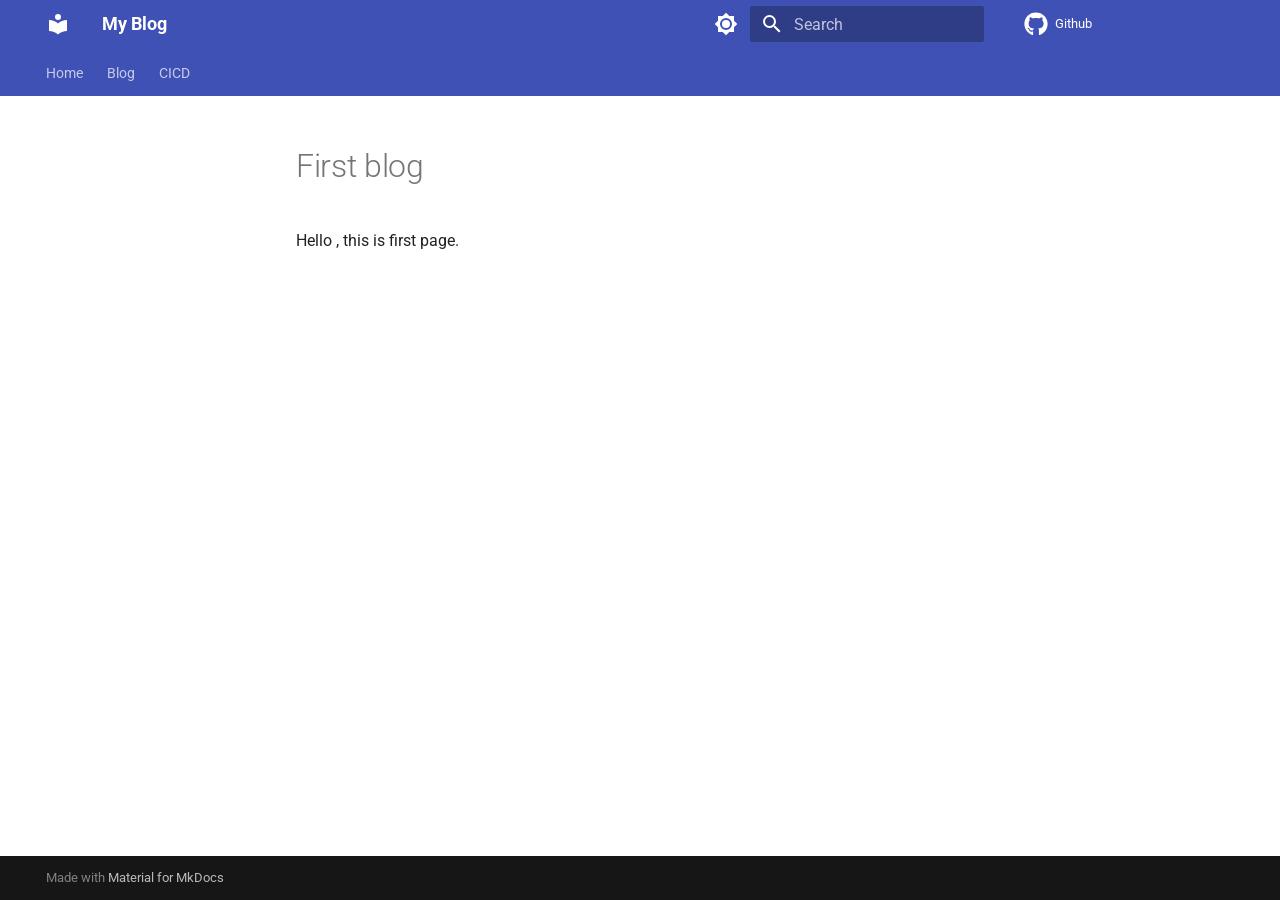
<file: blog/first/index.html>
<!doctype html>
<html lang="en" class="no-js">
  <head>
    
      <meta charset="utf-8">
      <meta name="viewport" content="width=device-width,initial-scale=1">
      
        <meta name="description" content="A space for development notes and personal writing">
      
      
      
        <link rel="canonical" href="https://haeyoonjo.github.io/blog/first/">
      
      
      
      
        
      
      
      <link rel="icon" href="../../assets/images/favicon.png">
      <meta name="generator" content="mkdocs-1.6.1, mkdocs-material-9.8.0">
    
    
      
        <title>First blog - My Blog</title>
      
    
    
      <link rel="stylesheet" href="../../assets/stylesheets/main.57a0d79d.min.css">
      
        
        <link rel="stylesheet" href="../../assets/stylesheets/palette.fb2fffe2.min.css">
      
      


    
    
      
    
    
      
        
        
        <link rel="preconnect" href="https://fonts.gstatic.com" crossorigin>
        <link rel="stylesheet" href="https://fonts.googleapis.com/css?family=Roboto:300,300i,400,400i,700,700i%7CRoboto+Mono:400,400i,700,700i&display=fallback">
        <style>:root{--md-text-font:"Roboto";--md-code-font:"Roboto Mono"}</style>
      
    
    
    <script>__md_scope=new URL("../..",location),__md_hash=e=>[...e].reduce(((e,_)=>(e<<5)-e+_.charCodeAt(0)),0),__md_get=(e,_=localStorage,t=__md_scope)=>JSON.parse(_.getItem(t.pathname+"."+e)),__md_set=(e,_,t=localStorage,a=__md_scope)=>{try{t.setItem(a.pathname+"."+e,JSON.stringify(_))}catch(e){}}</script>
    
      

    
    
  </head>
  
  
    
    
      
    
    
    
    
    <body dir="ltr" data-md-color-scheme="default" data-md-color-primary="indigo" data-md-color-accent="indigo">
  
    
    <input class="md-toggle" data-md-toggle="drawer" type="checkbox" id="__drawer" autocomplete="off">
    <input class="md-toggle" data-md-toggle="search" type="checkbox" id="__search" autocomplete="off">
    <label class="md-overlay" for="__drawer"></label>
    <div data-md-component="skip">
      
        
        <a href="#first-blog" class="md-skip">
          Skip to content
        </a>
      
    </div>
    <div data-md-component="announce">
      
    </div>
    
    
      

<header class="md-header" data-md-component="header">
  <nav class="md-header__inner md-grid" aria-label="Header">
    <a href="../.." title="My Blog" class="md-header__button md-logo" aria-label="My Blog" data-md-component="logo">
      
  
  <svg xmlns="http://www.w3.org/2000/svg" viewBox="0 0 24 24"><path d="M12 8a3 3 0 0 0 3-3 3 3 0 0 0-3-3 3 3 0 0 0-3 3 3 3 0 0 0 3 3m0 3.54C9.64 9.35 6.5 8 3 8v11c3.5 0 6.64 1.35 9 3.54 2.36-2.19 5.5-3.54 9-3.54V8c-3.5 0-6.64 1.35-9 3.54"/></svg>

    </a>
    <label class="md-header__button md-icon" for="__drawer">
      
      <svg xmlns="http://www.w3.org/2000/svg" viewBox="0 0 24 24"><path d="M3 6h18v2H3zm0 5h18v2H3zm0 5h18v2H3z"/></svg>
    </label>
    <div class="md-header__title" data-md-component="header-title">
      <div class="md-header__ellipsis">
        <div class="md-header__topic">
          <span class="md-ellipsis">
            My Blog
          </span>
        </div>
        <div class="md-header__topic" data-md-component="header-topic">
          <span class="md-ellipsis">
            
              First blog
            
          </span>
        </div>
      </div>
    </div>
    
      
        <form class="md-header__option" data-md-component="palette">
  
    
    
    
    <input class="md-option" data-md-color-media="" data-md-color-scheme="default" data-md-color-primary="indigo" data-md-color-accent="indigo"  aria-label="Switch to dark mode"  type="radio" name="__palette" id="__palette_0">
    
      <label class="md-header__button md-icon" title="Switch to dark mode" for="__palette_1" hidden>
        <svg xmlns="http://www.w3.org/2000/svg" viewBox="0 0 24 24"><path d="M12 8a4 4 0 0 0-4 4 4 4 0 0 0 4 4 4 4 0 0 0 4-4 4 4 0 0 0-4-4m0 10a6 6 0 0 1-6-6 6 6 0 0 1 6-6 6 6 0 0 1 6 6 6 6 0 0 1-6 6m8-9.31V4h-4.69L12 .69 8.69 4H4v4.69L.69 12 4 15.31V20h4.69L12 23.31 15.31 20H20v-4.69L23.31 12z"/></svg>
      </label>
    
  
    
    
    
    <input class="md-option" data-md-color-media="" data-md-color-scheme="slate" data-md-color-primary="indigo" data-md-color-accent="indigo"  aria-label="Switch to light mode"  type="radio" name="__palette" id="__palette_1">
    
      <label class="md-header__button md-icon" title="Switch to light mode" for="__palette_0" hidden>
        <svg xmlns="http://www.w3.org/2000/svg" viewBox="0 0 24 24"><path d="M12 18c-.89 0-1.74-.2-2.5-.55C11.56 16.5 13 14.42 13 12s-1.44-4.5-3.5-5.45C10.26 6.2 11.11 6 12 6a6 6 0 0 1 6 6 6 6 0 0 1-6 6m8-9.31V4h-4.69L12 .69 8.69 4H4v4.69L.69 12 4 15.31V20h4.69L12 23.31 15.31 20H20v-4.69L23.31 12z"/></svg>
      </label>
    
  
</form>
      
    
    
      <script>var palette=__md_get("__palette");if(palette&&palette.color){if("(prefers-color-scheme)"===palette.color.media){var media=matchMedia("(prefers-color-scheme: light)"),input=document.querySelector(media.matches?"[data-md-color-media='(prefers-color-scheme: light)']":"[data-md-color-media='(prefers-color-scheme: dark)']");palette.color.media=input.getAttribute("data-md-color-media"),palette.color.scheme=input.getAttribute("data-md-color-scheme"),palette.color.primary=input.getAttribute("data-md-color-primary"),palette.color.accent=input.getAttribute("data-md-color-accent")}for(var[key,value]of Object.entries(palette.color))document.body.setAttribute("data-md-color-"+key,value)}</script>
    
    
    
      
      
        <label class="md-header__button md-icon" for="__search">
          
          <svg xmlns="http://www.w3.org/2000/svg" viewBox="0 0 24 24"><path d="M9.5 3A6.5 6.5 0 0 1 16 9.5c0 1.61-.59 3.09-1.56 4.23l.27.27h.79l5 5-1.5 1.5-5-5v-.79l-.27-.27A6.52 6.52 0 0 1 9.5 16 6.5 6.5 0 0 1 3 9.5 6.5 6.5 0 0 1 9.5 3m0 2C7 5 5 7 5 9.5S7 14 9.5 14 14 12 14 9.5 12 5 9.5 5"/></svg>
        </label>
        <div class="md-search" data-md-component="search" role="dialog">
  <label class="md-search__overlay" for="__search"></label>
  <div class="md-search__inner" role="search">
    <form class="md-search__form" name="search">
      <input type="text" class="md-search__input" name="query" aria-label="Search" placeholder="Search" autocapitalize="off" autocorrect="off" autocomplete="off" spellcheck="false" data-md-component="search-query" required>
      <label class="md-search__icon md-icon" for="__search">
        
        <svg xmlns="http://www.w3.org/2000/svg" viewBox="0 0 24 24"><path d="M9.5 3A6.5 6.5 0 0 1 16 9.5c0 1.61-.59 3.09-1.56 4.23l.27.27h.79l5 5-1.5 1.5-5-5v-.79l-.27-.27A6.52 6.52 0 0 1 9.5 16 6.5 6.5 0 0 1 3 9.5 6.5 6.5 0 0 1 9.5 3m0 2C7 5 5 7 5 9.5S7 14 9.5 14 14 12 14 9.5 12 5 9.5 5"/></svg>
        
        <svg xmlns="http://www.w3.org/2000/svg" viewBox="0 0 24 24"><path d="M20 11v2H8l5.5 5.5-1.42 1.42L4.16 12l7.92-7.92L13.5 5.5 8 11z"/></svg>
      </label>
      <nav class="md-search__options" aria-label="Search">
        
        <button type="reset" class="md-search__icon md-icon" title="Clear" aria-label="Clear" tabindex="-1">
          
          <svg xmlns="http://www.w3.org/2000/svg" viewBox="0 0 24 24"><path d="M19 6.41 17.59 5 12 10.59 6.41 5 5 6.41 10.59 12 5 17.59 6.41 19 12 13.41 17.59 19 19 17.59 13.41 12z"/></svg>
        </button>
      </nav>
      
        <div class="md-search__suggest" data-md-component="search-suggest"></div>
      
    </form>
    <div class="md-search__output">
      <div class="md-search__scrollwrap" tabindex="0" data-md-scrollfix>
        <div class="md-search-result" data-md-component="search-result">
          <div class="md-search-result__meta">
            Initializing search
          </div>
          <ol class="md-search-result__list" role="presentation"></ol>
        </div>
      </div>
    </div>
  </div>
</div>
      
    
    
      <div class="md-header__source">
        <a href="https://github.com/HaeyoonJo/haeyoonjo.github.io" title="Go to repository" class="md-source" data-md-component="source">
  <div class="md-source__icon md-icon">
    
    <svg xmlns="http://www.w3.org/2000/svg" viewBox="0 0 512 512"><!--! Font Awesome Free 7.1.0 by @fontawesome - https://fontawesome.com License - https://fontawesome.com/license/free (Icons: CC BY 4.0, Fonts: SIL OFL 1.1, Code: MIT License) Copyright 2025 Fonticons, Inc.--><path d="M173.9 397.4c0 2-2.3 3.6-5.2 3.6-3.3.3-5.6-1.3-5.6-3.6 0-2 2.3-3.6 5.2-3.6 3-.3 5.6 1.3 5.6 3.6m-31.1-4.5c-.7 2 1.3 4.3 4.3 4.9 2.6 1 5.6 0 6.2-2s-1.3-4.3-4.3-5.2c-2.6-.7-5.5.3-6.2 2.3m44.2-1.7c-2.9.7-4.9 2.6-4.6 4.9.3 2 2.9 3.3 5.9 2.6 2.9-.7 4.9-2.6 4.6-4.6-.3-1.9-3-3.2-5.9-2.9M252.8 8C114.1 8 8 113.3 8 252c0 110.9 69.8 205.8 169.5 239.2 12.8 2.3 17.3-5.6 17.3-12.1 0-6.2-.3-40.4-.3-61.4 0 0-70 15-84.7-29.8 0 0-11.4-29.1-27.8-36.6 0 0-22.9-15.7 1.6-15.4 0 0 24.9 2 38.6 25.8 21.9 38.6 58.6 27.5 72.9 20.9 2.3-16 8.8-27.1 16-33.7-55.9-6.2-112.3-14.3-112.3-110.5 0-27.5 7.6-41.3 23.6-58.9-2.6-6.5-11.1-33.3 2.6-67.9 20.9-6.5 69 27 69 27 20-5.6 41.5-8.5 62.8-8.5s42.8 2.9 62.8 8.5c0 0 48.1-33.6 69-27 13.7 34.7 5.2 61.4 2.6 67.9 16 17.7 25.8 31.5 25.8 58.9 0 96.5-58.9 104.2-114.8 110.5 9.2 7.9 17 22.9 17 46.4 0 33.7-.3 75.4-.3 83.6 0 6.5 4.6 14.4 17.3 12.1C436.2 457.8 504 362.9 504 252 504 113.3 391.5 8 252.8 8M105.2 352.9c-1.3 1-1 3.3.7 5.2 1.6 1.6 3.9 2.3 5.2 1 1.3-1 1-3.3-.7-5.2-1.6-1.6-3.9-2.3-5.2-1m-10.8-8.1c-.7 1.3.3 2.9 2.3 3.9 1.6 1 3.6.7 4.3-.7.7-1.3-.3-2.9-2.3-3.9-2-.6-3.6-.3-4.3.7m32.4 35.6c-1.6 1.3-1 4.3 1.3 6.2 2.3 2.3 5.2 2.6 6.5 1 1.3-1.3.7-4.3-1.3-6.2-2.2-2.3-5.2-2.6-6.5-1m-11.4-14.7c-1.6 1-1.6 3.6 0 5.9s4.3 3.3 5.6 2.3c1.6-1.3 1.6-3.9 0-6.2-1.4-2.3-4-3.3-5.6-2"/></svg>
  </div>
  <div class="md-source__repository">
    Github
  </div>
</a>
      </div>
    
  </nav>
  
</header>
    
    <div class="md-container" data-md-component="container">
      
      
        
          
            
<nav class="md-tabs" aria-label="Tabs" data-md-component="tabs">
  <div class="md-grid">
    <ul class="md-tabs__list">
      
        
  
  
  
  
    <li class="md-tabs__item">
      <a href="../.." class="md-tabs__link">
        
  
  
    
  
  Home

      </a>
    </li>
  

      
        
  
  
  
  
    
    
      <li class="md-tabs__item">
        <a href="../" class="md-tabs__link">
          
  
  
  Blog

        </a>
      </li>
    
  

      
        
  
  
  
  
    
    
      <li class="md-tabs__item">
        <a href="../../cicd/cicd-test/" class="md-tabs__link">
          
  
  
  CICD

        </a>
      </li>
    
  

      
    </ul>
  </div>
</nav>
          
        
      
      <main class="md-main" data-md-component="main">
        <div class="md-main__inner md-grid">
          
            
              
              <div class="md-sidebar md-sidebar--primary" data-md-component="sidebar" data-md-type="navigation" >
                <div class="md-sidebar__scrollwrap">
                  <div class="md-sidebar__inner">
                    


  


<nav class="md-nav md-nav--primary md-nav--lifted" aria-label="Navigation" data-md-level="0">
  <label class="md-nav__title" for="__drawer">
    <a href="../.." title="My Blog" class="md-nav__button md-logo" aria-label="My Blog" data-md-component="logo">
      
  
  <svg xmlns="http://www.w3.org/2000/svg" viewBox="0 0 24 24"><path d="M12 8a3 3 0 0 0 3-3 3 3 0 0 0-3-3 3 3 0 0 0-3 3 3 3 0 0 0 3 3m0 3.54C9.64 9.35 6.5 8 3 8v11c3.5 0 6.64 1.35 9 3.54 2.36-2.19 5.5-3.54 9-3.54V8c-3.5 0-6.64 1.35-9 3.54"/></svg>

    </a>
    My Blog
  </label>
  
    <div class="md-nav__source">
      <a href="https://github.com/HaeyoonJo/haeyoonjo.github.io" title="Go to repository" class="md-source" data-md-component="source">
  <div class="md-source__icon md-icon">
    
    <svg xmlns="http://www.w3.org/2000/svg" viewBox="0 0 512 512"><!--! Font Awesome Free 7.1.0 by @fontawesome - https://fontawesome.com License - https://fontawesome.com/license/free (Icons: CC BY 4.0, Fonts: SIL OFL 1.1, Code: MIT License) Copyright 2025 Fonticons, Inc.--><path d="M173.9 397.4c0 2-2.3 3.6-5.2 3.6-3.3.3-5.6-1.3-5.6-3.6 0-2 2.3-3.6 5.2-3.6 3-.3 5.6 1.3 5.6 3.6m-31.1-4.5c-.7 2 1.3 4.3 4.3 4.9 2.6 1 5.6 0 6.2-2s-1.3-4.3-4.3-5.2c-2.6-.7-5.5.3-6.2 2.3m44.2-1.7c-2.9.7-4.9 2.6-4.6 4.9.3 2 2.9 3.3 5.9 2.6 2.9-.7 4.9-2.6 4.6-4.6-.3-1.9-3-3.2-5.9-2.9M252.8 8C114.1 8 8 113.3 8 252c0 110.9 69.8 205.8 169.5 239.2 12.8 2.3 17.3-5.6 17.3-12.1 0-6.2-.3-40.4-.3-61.4 0 0-70 15-84.7-29.8 0 0-11.4-29.1-27.8-36.6 0 0-22.9-15.7 1.6-15.4 0 0 24.9 2 38.6 25.8 21.9 38.6 58.6 27.5 72.9 20.9 2.3-16 8.8-27.1 16-33.7-55.9-6.2-112.3-14.3-112.3-110.5 0-27.5 7.6-41.3 23.6-58.9-2.6-6.5-11.1-33.3 2.6-67.9 20.9-6.5 69 27 69 27 20-5.6 41.5-8.5 62.8-8.5s42.8 2.9 62.8 8.5c0 0 48.1-33.6 69-27 13.7 34.7 5.2 61.4 2.6 67.9 16 17.7 25.8 31.5 25.8 58.9 0 96.5-58.9 104.2-114.8 110.5 9.2 7.9 17 22.9 17 46.4 0 33.7-.3 75.4-.3 83.6 0 6.5 4.6 14.4 17.3 12.1C436.2 457.8 504 362.9 504 252 504 113.3 391.5 8 252.8 8M105.2 352.9c-1.3 1-1 3.3.7 5.2 1.6 1.6 3.9 2.3 5.2 1 1.3-1 1-3.3-.7-5.2-1.6-1.6-3.9-2.3-5.2-1m-10.8-8.1c-.7 1.3.3 2.9 2.3 3.9 1.6 1 3.6.7 4.3-.7.7-1.3-.3-2.9-2.3-3.9-2-.6-3.6-.3-4.3.7m32.4 35.6c-1.6 1.3-1 4.3 1.3 6.2 2.3 2.3 5.2 2.6 6.5 1 1.3-1.3.7-4.3-1.3-6.2-2.2-2.3-5.2-2.6-6.5-1m-11.4-14.7c-1.6 1-1.6 3.6 0 5.9s4.3 3.3 5.6 2.3c1.6-1.3 1.6-3.9 0-6.2-1.4-2.3-4-3.3-5.6-2"/></svg>
  </div>
  <div class="md-source__repository">
    Github
  </div>
</a>
    </div>
  
  <ul class="md-nav__list" data-md-scrollfix>
    
      
      
  
  
  
  
    <li class="md-nav__item">
      <a href="../.." class="md-nav__link">
        
  
  
  <span class="md-ellipsis">
    
  
    Home
  

    
  </span>
  
  

      </a>
    </li>
  

    
      
      
  
  
  
  
    
    
    
    
      
      
    
    
    <li class="md-nav__item md-nav__item--nested">
      
        
        
        <input class="md-nav__toggle md-toggle " type="checkbox" id="__nav_2" >
        
          
          <label class="md-nav__link" for="__nav_2" id="__nav_2_label" tabindex="0">
            
  
  
  <span class="md-ellipsis">
    
  
    Blog
  

    
  </span>
  
  

            <span class="md-nav__icon md-icon"></span>
          </label>
        
        <nav class="md-nav" data-md-level="1" aria-labelledby="__nav_2_label" aria-expanded="false">
          <label class="md-nav__title" for="__nav_2">
            <span class="md-nav__icon md-icon"></span>
            
  
    Blog
  

          </label>
          <ul class="md-nav__list" data-md-scrollfix>
            
              
                
  
  
  
    
  
  
    <li class="md-nav__item">
      <a href="../" class="md-nav__link">
        
  
  
  <span class="md-ellipsis">
    
  
    Blog
  

    
  </span>
  
  

      </a>
    </li>
  

              
            
              
                
  
  
  
  
    
    
    
    
      
      
    
    
    <li class="md-nav__item md-nav__item--nested">
      
        
        
        <input class="md-nav__toggle md-toggle " type="checkbox" id="__nav_2_2" >
        
          
          <label class="md-nav__link" for="__nav_2_2" id="__nav_2_2_label" tabindex="0">
            
  
  
  <span class="md-ellipsis">
    
  
    Archive
  

    
  </span>
  
  

            <span class="md-nav__icon md-icon"></span>
          </label>
        
        <nav class="md-nav" data-md-level="2" aria-labelledby="__nav_2_2_label" aria-expanded="false">
          <label class="md-nav__title" for="__nav_2_2">
            <span class="md-nav__icon md-icon"></span>
            
  
    Archive
  

          </label>
          <ul class="md-nav__list" data-md-scrollfix>
            
              
                
  
  
  
    
  
  
    <li class="md-nav__item">
      <a href="../archive/2026/" class="md-nav__link">
        
  
  
  <span class="md-ellipsis">
    
  
    2026
  

    
  </span>
  
  

      </a>
    </li>
  

              
            
          </ul>
        </nav>
      
    </li>
  

              
            
              
                
  
  
  
  
    
    
    
    
      
      
    
    
    <li class="md-nav__item md-nav__item--nested">
      
        
        
        <input class="md-nav__toggle md-toggle " type="checkbox" id="__nav_2_3" >
        
          
          <label class="md-nav__link" for="__nav_2_3" id="__nav_2_3_label" tabindex="0">
            
  
  
  <span class="md-ellipsis">
    
  
    Categories
  

    
  </span>
  
  

            <span class="md-nav__icon md-icon"></span>
          </label>
        
        <nav class="md-nav" data-md-level="2" aria-labelledby="__nav_2_3_label" aria-expanded="false">
          <label class="md-nav__title" for="__nav_2_3">
            <span class="md-nav__icon md-icon"></span>
            
  
    Categories
  

          </label>
          <ul class="md-nav__list" data-md-scrollfix>
            
              
                
  
  
  
    
  
  
    <li class="md-nav__item">
      <a href="../category/%EB%B8%94%EB%A1%9C%EA%B7%B8/" class="md-nav__link">
        
  
  
  <span class="md-ellipsis">
    
  
    블로그
  

    
  </span>
  
  

      </a>
    </li>
  

              
            
              
                
  
  
  
    
  
  
    <li class="md-nav__item">
      <a href="../category/%EC%8B%9C%EC%9E%91%ED%95%98%EA%B8%B0/" class="md-nav__link">
        
  
  
  <span class="md-ellipsis">
    
  
    시작하기
  

    
  </span>
  
  

      </a>
    </li>
  

              
            
          </ul>
        </nav>
      
    </li>
  

              
            
          </ul>
        </nav>
      
    </li>
  

    
      
      
  
  
  
  
    
    
    
    
      
      
    
    
    <li class="md-nav__item md-nav__item--nested">
      
        
        
        <input class="md-nav__toggle md-toggle " type="checkbox" id="__nav_3" >
        
          
          <label class="md-nav__link" for="__nav_3" id="__nav_3_label" tabindex="0">
            
  
  
  <span class="md-ellipsis">
    
  
    CICD
  

    
  </span>
  
  

            <span class="md-nav__icon md-icon"></span>
          </label>
        
        <nav class="md-nav" data-md-level="1" aria-labelledby="__nav_3_label" aria-expanded="false">
          <label class="md-nav__title" for="__nav_3">
            <span class="md-nav__icon md-icon"></span>
            
  
    CICD
  

          </label>
          <ul class="md-nav__list" data-md-scrollfix>
            
              
                
  
  
  
  
    <li class="md-nav__item">
      <a href="../../cicd/cicd-test/" class="md-nav__link">
        
  
  
  <span class="md-ellipsis">
    
  
    Docker 기초
  

    
  </span>
  
  

      </a>
    </li>
  

              
            
          </ul>
        </nav>
      
    </li>
  

    
  </ul>
</nav>
                  </div>
                </div>
              </div>
            
            
              
              <div class="md-sidebar md-sidebar--secondary" data-md-component="sidebar" data-md-type="toc" >
                <div class="md-sidebar__scrollwrap">
                  <div class="md-sidebar__inner">
                    

<nav class="md-nav md-nav--secondary" aria-label="Table of contents">
  
  
  
    
  
  
</nav>
                  </div>
                </div>
              </div>
            
          
          
            <div class="md-content" data-md-component="content">
              
              <article class="md-content__inner md-typeset">
                
                  


  
  


<h1 id="first-blog">First blog</h1>
<p>Hello , this is first page.</p>












                
              </article>
            </div>
          
          
<script>var target=document.getElementById(location.hash.slice(1));target&&target.name&&(target.checked=target.name.startsWith("__tabbed_"))</script>
        </div>
        
          <button type="button" class="md-top md-icon" data-md-component="top" hidden>
  
  <svg xmlns="http://www.w3.org/2000/svg" viewBox="0 0 24 24"><path d="M13 20h-2V8l-5.5 5.5-1.42-1.42L12 4.16l7.92 7.92-1.42 1.42L13 8z"/></svg>
  Back to top
</button>
        
      </main>
      
        <footer class="md-footer">
  
  <div class="md-footer-meta md-typeset">
    <div class="md-footer-meta__inner md-grid">
      <div class="md-copyright">
  
  
    Made with
    <a href="https://squidfunk.github.io/mkdocs-material/" target="_blank" rel="noopener">
      Material for MkDocs
    </a>
  
</div>
      
    </div>
  </div>
</footer>
      
    </div>
    <div class="md-dialog" data-md-component="dialog">
      <div class="md-dialog__inner md-typeset"></div>
    </div>
    
    
    
      
      
      <script id="__config" type="application/json">{"annotate": null, "base": "../..", "features": ["navigation.tabs", "navigation.top", "search.suggest", "search.highlight", "content.code.copy"], "search": "../../assets/javascripts/workers/search.a7633da7.min.js", "tags": null, "translations": {"clipboard.copied": "Copied to clipboard", "clipboard.copy": "Copy to clipboard", "search.result.more.one": "1 more on this page", "search.result.more.other": "# more on this page", "search.result.none": "No matching documents", "search.result.one": "1 matching document", "search.result.other": "# matching documents", "search.result.placeholder": "Type to start searching", "search.result.term.missing": "Missing", "select.version": "Select version"}, "version": null}</script>
    
    
      <script src="../../assets/javascripts/bundle.c21346df.min.js"></script>
      
    
  </body>
</html>
</file>
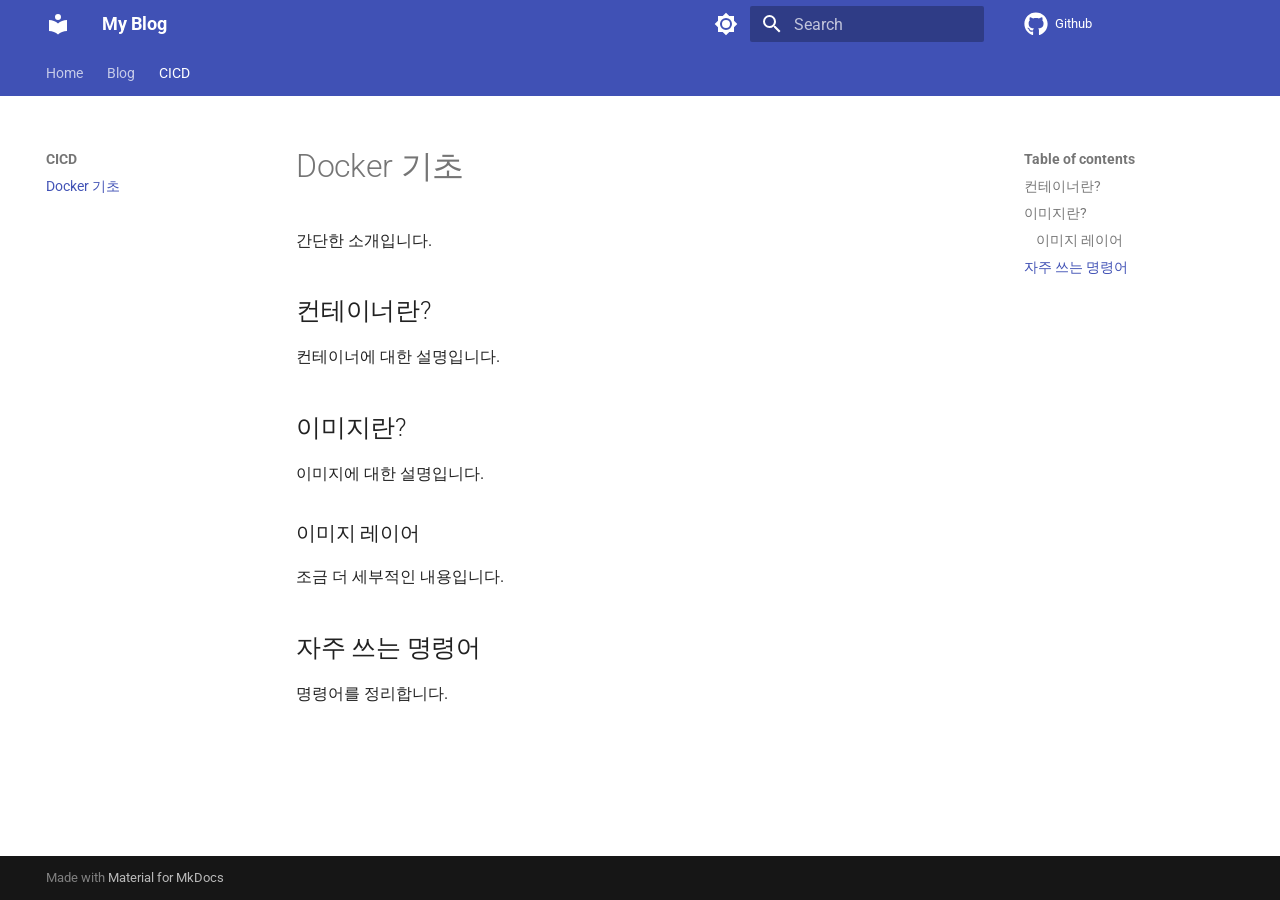
<file: cicd/cicd-test/index.html>
<!doctype html>
<html lang="en" class="no-js">
  <head>
    
      <meta charset="utf-8">
      <meta name="viewport" content="width=device-width,initial-scale=1">
      
        <meta name="description" content="A space for development notes and personal writing">
      
      
      
        <link rel="canonical" href="https://haeyoonjo.github.io/cicd/cicd-test/">
      
      
        <link rel="prev" href="../../blog/archive/2026/">
      
      
      
        
      
      
      <link rel="icon" href="../../assets/images/favicon.png">
      <meta name="generator" content="mkdocs-1.6.1, mkdocs-material-9.8.0">
    
    
      
        <title>Docker 기초 - My Blog</title>
      
    
    
      <link rel="stylesheet" href="../../assets/stylesheets/main.57a0d79d.min.css">
      
        
        <link rel="stylesheet" href="../../assets/stylesheets/palette.fb2fffe2.min.css">
      
      


    
    
      
    
    
      
        
        
        <link rel="preconnect" href="https://fonts.gstatic.com" crossorigin>
        <link rel="stylesheet" href="https://fonts.googleapis.com/css?family=Roboto:300,300i,400,400i,700,700i%7CRoboto+Mono:400,400i,700,700i&display=fallback">
        <style>:root{--md-text-font:"Roboto";--md-code-font:"Roboto Mono"}</style>
      
    
    
    <script>__md_scope=new URL("../..",location),__md_hash=e=>[...e].reduce(((e,_)=>(e<<5)-e+_.charCodeAt(0)),0),__md_get=(e,_=localStorage,t=__md_scope)=>JSON.parse(_.getItem(t.pathname+"."+e)),__md_set=(e,_,t=localStorage,a=__md_scope)=>{try{t.setItem(a.pathname+"."+e,JSON.stringify(_))}catch(e){}}</script>
    
      

    
    
  </head>
  
  
    
    
      
    
    
    
    
    <body dir="ltr" data-md-color-scheme="default" data-md-color-primary="indigo" data-md-color-accent="indigo">
  
    
    <input class="md-toggle" data-md-toggle="drawer" type="checkbox" id="__drawer" autocomplete="off">
    <input class="md-toggle" data-md-toggle="search" type="checkbox" id="__search" autocomplete="off">
    <label class="md-overlay" for="__drawer"></label>
    <div data-md-component="skip">
      
        
        <a href="#docker" class="md-skip">
          Skip to content
        </a>
      
    </div>
    <div data-md-component="announce">
      
    </div>
    
    
      

<header class="md-header" data-md-component="header">
  <nav class="md-header__inner md-grid" aria-label="Header">
    <a href="../.." title="My Blog" class="md-header__button md-logo" aria-label="My Blog" data-md-component="logo">
      
  
  <svg xmlns="http://www.w3.org/2000/svg" viewBox="0 0 24 24"><path d="M12 8a3 3 0 0 0 3-3 3 3 0 0 0-3-3 3 3 0 0 0-3 3 3 3 0 0 0 3 3m0 3.54C9.64 9.35 6.5 8 3 8v11c3.5 0 6.64 1.35 9 3.54 2.36-2.19 5.5-3.54 9-3.54V8c-3.5 0-6.64 1.35-9 3.54"/></svg>

    </a>
    <label class="md-header__button md-icon" for="__drawer">
      
      <svg xmlns="http://www.w3.org/2000/svg" viewBox="0 0 24 24"><path d="M3 6h18v2H3zm0 5h18v2H3zm0 5h18v2H3z"/></svg>
    </label>
    <div class="md-header__title" data-md-component="header-title">
      <div class="md-header__ellipsis">
        <div class="md-header__topic">
          <span class="md-ellipsis">
            My Blog
          </span>
        </div>
        <div class="md-header__topic" data-md-component="header-topic">
          <span class="md-ellipsis">
            
              Docker 기초
            
          </span>
        </div>
      </div>
    </div>
    
      
        <form class="md-header__option" data-md-component="palette">
  
    
    
    
    <input class="md-option" data-md-color-media="" data-md-color-scheme="default" data-md-color-primary="indigo" data-md-color-accent="indigo"  aria-label="Switch to dark mode"  type="radio" name="__palette" id="__palette_0">
    
      <label class="md-header__button md-icon" title="Switch to dark mode" for="__palette_1" hidden>
        <svg xmlns="http://www.w3.org/2000/svg" viewBox="0 0 24 24"><path d="M12 8a4 4 0 0 0-4 4 4 4 0 0 0 4 4 4 4 0 0 0 4-4 4 4 0 0 0-4-4m0 10a6 6 0 0 1-6-6 6 6 0 0 1 6-6 6 6 0 0 1 6 6 6 6 0 0 1-6 6m8-9.31V4h-4.69L12 .69 8.69 4H4v4.69L.69 12 4 15.31V20h4.69L12 23.31 15.31 20H20v-4.69L23.31 12z"/></svg>
      </label>
    
  
    
    
    
    <input class="md-option" data-md-color-media="" data-md-color-scheme="slate" data-md-color-primary="indigo" data-md-color-accent="indigo"  aria-label="Switch to light mode"  type="radio" name="__palette" id="__palette_1">
    
      <label class="md-header__button md-icon" title="Switch to light mode" for="__palette_0" hidden>
        <svg xmlns="http://www.w3.org/2000/svg" viewBox="0 0 24 24"><path d="M12 18c-.89 0-1.74-.2-2.5-.55C11.56 16.5 13 14.42 13 12s-1.44-4.5-3.5-5.45C10.26 6.2 11.11 6 12 6a6 6 0 0 1 6 6 6 6 0 0 1-6 6m8-9.31V4h-4.69L12 .69 8.69 4H4v4.69L.69 12 4 15.31V20h4.69L12 23.31 15.31 20H20v-4.69L23.31 12z"/></svg>
      </label>
    
  
</form>
      
    
    
      <script>var palette=__md_get("__palette");if(palette&&palette.color){if("(prefers-color-scheme)"===palette.color.media){var media=matchMedia("(prefers-color-scheme: light)"),input=document.querySelector(media.matches?"[data-md-color-media='(prefers-color-scheme: light)']":"[data-md-color-media='(prefers-color-scheme: dark)']");palette.color.media=input.getAttribute("data-md-color-media"),palette.color.scheme=input.getAttribute("data-md-color-scheme"),palette.color.primary=input.getAttribute("data-md-color-primary"),palette.color.accent=input.getAttribute("data-md-color-accent")}for(var[key,value]of Object.entries(palette.color))document.body.setAttribute("data-md-color-"+key,value)}</script>
    
    
    
      
      
        <label class="md-header__button md-icon" for="__search">
          
          <svg xmlns="http://www.w3.org/2000/svg" viewBox="0 0 24 24"><path d="M9.5 3A6.5 6.5 0 0 1 16 9.5c0 1.61-.59 3.09-1.56 4.23l.27.27h.79l5 5-1.5 1.5-5-5v-.79l-.27-.27A6.52 6.52 0 0 1 9.5 16 6.5 6.5 0 0 1 3 9.5 6.5 6.5 0 0 1 9.5 3m0 2C7 5 5 7 5 9.5S7 14 9.5 14 14 12 14 9.5 12 5 9.5 5"/></svg>
        </label>
        <div class="md-search" data-md-component="search" role="dialog">
  <label class="md-search__overlay" for="__search"></label>
  <div class="md-search__inner" role="search">
    <form class="md-search__form" name="search">
      <input type="text" class="md-search__input" name="query" aria-label="Search" placeholder="Search" autocapitalize="off" autocorrect="off" autocomplete="off" spellcheck="false" data-md-component="search-query" required>
      <label class="md-search__icon md-icon" for="__search">
        
        <svg xmlns="http://www.w3.org/2000/svg" viewBox="0 0 24 24"><path d="M9.5 3A6.5 6.5 0 0 1 16 9.5c0 1.61-.59 3.09-1.56 4.23l.27.27h.79l5 5-1.5 1.5-5-5v-.79l-.27-.27A6.52 6.52 0 0 1 9.5 16 6.5 6.5 0 0 1 3 9.5 6.5 6.5 0 0 1 9.5 3m0 2C7 5 5 7 5 9.5S7 14 9.5 14 14 12 14 9.5 12 5 9.5 5"/></svg>
        
        <svg xmlns="http://www.w3.org/2000/svg" viewBox="0 0 24 24"><path d="M20 11v2H8l5.5 5.5-1.42 1.42L4.16 12l7.92-7.92L13.5 5.5 8 11z"/></svg>
      </label>
      <nav class="md-search__options" aria-label="Search">
        
        <button type="reset" class="md-search__icon md-icon" title="Clear" aria-label="Clear" tabindex="-1">
          
          <svg xmlns="http://www.w3.org/2000/svg" viewBox="0 0 24 24"><path d="M19 6.41 17.59 5 12 10.59 6.41 5 5 6.41 10.59 12 5 17.59 6.41 19 12 13.41 17.59 19 19 17.59 13.41 12z"/></svg>
        </button>
      </nav>
      
        <div class="md-search__suggest" data-md-component="search-suggest"></div>
      
    </form>
    <div class="md-search__output">
      <div class="md-search__scrollwrap" tabindex="0" data-md-scrollfix>
        <div class="md-search-result" data-md-component="search-result">
          <div class="md-search-result__meta">
            Initializing search
          </div>
          <ol class="md-search-result__list" role="presentation"></ol>
        </div>
      </div>
    </div>
  </div>
</div>
      
    
    
      <div class="md-header__source">
        <a href="https://github.com/HaeyoonJo/haeyoonjo.github.io" title="Go to repository" class="md-source" data-md-component="source">
  <div class="md-source__icon md-icon">
    
    <svg xmlns="http://www.w3.org/2000/svg" viewBox="0 0 512 512"><!--! Font Awesome Free 7.1.0 by @fontawesome - https://fontawesome.com License - https://fontawesome.com/license/free (Icons: CC BY 4.0, Fonts: SIL OFL 1.1, Code: MIT License) Copyright 2025 Fonticons, Inc.--><path d="M173.9 397.4c0 2-2.3 3.6-5.2 3.6-3.3.3-5.6-1.3-5.6-3.6 0-2 2.3-3.6 5.2-3.6 3-.3 5.6 1.3 5.6 3.6m-31.1-4.5c-.7 2 1.3 4.3 4.3 4.9 2.6 1 5.6 0 6.2-2s-1.3-4.3-4.3-5.2c-2.6-.7-5.5.3-6.2 2.3m44.2-1.7c-2.9.7-4.9 2.6-4.6 4.9.3 2 2.9 3.3 5.9 2.6 2.9-.7 4.9-2.6 4.6-4.6-.3-1.9-3-3.2-5.9-2.9M252.8 8C114.1 8 8 113.3 8 252c0 110.9 69.8 205.8 169.5 239.2 12.8 2.3 17.3-5.6 17.3-12.1 0-6.2-.3-40.4-.3-61.4 0 0-70 15-84.7-29.8 0 0-11.4-29.1-27.8-36.6 0 0-22.9-15.7 1.6-15.4 0 0 24.9 2 38.6 25.8 21.9 38.6 58.6 27.5 72.9 20.9 2.3-16 8.8-27.1 16-33.7-55.9-6.2-112.3-14.3-112.3-110.5 0-27.5 7.6-41.3 23.6-58.9-2.6-6.5-11.1-33.3 2.6-67.9 20.9-6.5 69 27 69 27 20-5.6 41.5-8.5 62.8-8.5s42.8 2.9 62.8 8.5c0 0 48.1-33.6 69-27 13.7 34.7 5.2 61.4 2.6 67.9 16 17.7 25.8 31.5 25.8 58.9 0 96.5-58.9 104.2-114.8 110.5 9.2 7.9 17 22.9 17 46.4 0 33.7-.3 75.4-.3 83.6 0 6.5 4.6 14.4 17.3 12.1C436.2 457.8 504 362.9 504 252 504 113.3 391.5 8 252.8 8M105.2 352.9c-1.3 1-1 3.3.7 5.2 1.6 1.6 3.9 2.3 5.2 1 1.3-1 1-3.3-.7-5.2-1.6-1.6-3.9-2.3-5.2-1m-10.8-8.1c-.7 1.3.3 2.9 2.3 3.9 1.6 1 3.6.7 4.3-.7.7-1.3-.3-2.9-2.3-3.9-2-.6-3.6-.3-4.3.7m32.4 35.6c-1.6 1.3-1 4.3 1.3 6.2 2.3 2.3 5.2 2.6 6.5 1 1.3-1.3.7-4.3-1.3-6.2-2.2-2.3-5.2-2.6-6.5-1m-11.4-14.7c-1.6 1-1.6 3.6 0 5.9s4.3 3.3 5.6 2.3c1.6-1.3 1.6-3.9 0-6.2-1.4-2.3-4-3.3-5.6-2"/></svg>
  </div>
  <div class="md-source__repository">
    Github
  </div>
</a>
      </div>
    
  </nav>
  
</header>
    
    <div class="md-container" data-md-component="container">
      
      
        
          
            
<nav class="md-tabs" aria-label="Tabs" data-md-component="tabs">
  <div class="md-grid">
    <ul class="md-tabs__list">
      
        
  
  
  
  
    <li class="md-tabs__item">
      <a href="../.." class="md-tabs__link">
        
  
  
    
  
  Home

      </a>
    </li>
  

      
        
  
  
  
  
    
    
      <li class="md-tabs__item">
        <a href="../../blog/" class="md-tabs__link">
          
  
  
  Blog

        </a>
      </li>
    
  

      
        
  
  
  
    
  
  
    
    
      <li class="md-tabs__item md-tabs__item--active">
        <a href="./" class="md-tabs__link">
          
  
  
  CICD

        </a>
      </li>
    
  

      
    </ul>
  </div>
</nav>
          
        
      
      <main class="md-main" data-md-component="main">
        <div class="md-main__inner md-grid">
          
            
              
              <div class="md-sidebar md-sidebar--primary" data-md-component="sidebar" data-md-type="navigation" >
                <div class="md-sidebar__scrollwrap">
                  <div class="md-sidebar__inner">
                    


  


<nav class="md-nav md-nav--primary md-nav--lifted" aria-label="Navigation" data-md-level="0">
  <label class="md-nav__title" for="__drawer">
    <a href="../.." title="My Blog" class="md-nav__button md-logo" aria-label="My Blog" data-md-component="logo">
      
  
  <svg xmlns="http://www.w3.org/2000/svg" viewBox="0 0 24 24"><path d="M12 8a3 3 0 0 0 3-3 3 3 0 0 0-3-3 3 3 0 0 0-3 3 3 3 0 0 0 3 3m0 3.54C9.64 9.35 6.5 8 3 8v11c3.5 0 6.64 1.35 9 3.54 2.36-2.19 5.5-3.54 9-3.54V8c-3.5 0-6.64 1.35-9 3.54"/></svg>

    </a>
    My Blog
  </label>
  
    <div class="md-nav__source">
      <a href="https://github.com/HaeyoonJo/haeyoonjo.github.io" title="Go to repository" class="md-source" data-md-component="source">
  <div class="md-source__icon md-icon">
    
    <svg xmlns="http://www.w3.org/2000/svg" viewBox="0 0 512 512"><!--! Font Awesome Free 7.1.0 by @fontawesome - https://fontawesome.com License - https://fontawesome.com/license/free (Icons: CC BY 4.0, Fonts: SIL OFL 1.1, Code: MIT License) Copyright 2025 Fonticons, Inc.--><path d="M173.9 397.4c0 2-2.3 3.6-5.2 3.6-3.3.3-5.6-1.3-5.6-3.6 0-2 2.3-3.6 5.2-3.6 3-.3 5.6 1.3 5.6 3.6m-31.1-4.5c-.7 2 1.3 4.3 4.3 4.9 2.6 1 5.6 0 6.2-2s-1.3-4.3-4.3-5.2c-2.6-.7-5.5.3-6.2 2.3m44.2-1.7c-2.9.7-4.9 2.6-4.6 4.9.3 2 2.9 3.3 5.9 2.6 2.9-.7 4.9-2.6 4.6-4.6-.3-1.9-3-3.2-5.9-2.9M252.8 8C114.1 8 8 113.3 8 252c0 110.9 69.8 205.8 169.5 239.2 12.8 2.3 17.3-5.6 17.3-12.1 0-6.2-.3-40.4-.3-61.4 0 0-70 15-84.7-29.8 0 0-11.4-29.1-27.8-36.6 0 0-22.9-15.7 1.6-15.4 0 0 24.9 2 38.6 25.8 21.9 38.6 58.6 27.5 72.9 20.9 2.3-16 8.8-27.1 16-33.7-55.9-6.2-112.3-14.3-112.3-110.5 0-27.5 7.6-41.3 23.6-58.9-2.6-6.5-11.1-33.3 2.6-67.9 20.9-6.5 69 27 69 27 20-5.6 41.5-8.5 62.8-8.5s42.8 2.9 62.8 8.5c0 0 48.1-33.6 69-27 13.7 34.7 5.2 61.4 2.6 67.9 16 17.7 25.8 31.5 25.8 58.9 0 96.5-58.9 104.2-114.8 110.5 9.2 7.9 17 22.9 17 46.4 0 33.7-.3 75.4-.3 83.6 0 6.5 4.6 14.4 17.3 12.1C436.2 457.8 504 362.9 504 252 504 113.3 391.5 8 252.8 8M105.2 352.9c-1.3 1-1 3.3.7 5.2 1.6 1.6 3.9 2.3 5.2 1 1.3-1 1-3.3-.7-5.2-1.6-1.6-3.9-2.3-5.2-1m-10.8-8.1c-.7 1.3.3 2.9 2.3 3.9 1.6 1 3.6.7 4.3-.7.7-1.3-.3-2.9-2.3-3.9-2-.6-3.6-.3-4.3.7m32.4 35.6c-1.6 1.3-1 4.3 1.3 6.2 2.3 2.3 5.2 2.6 6.5 1 1.3-1.3.7-4.3-1.3-6.2-2.2-2.3-5.2-2.6-6.5-1m-11.4-14.7c-1.6 1-1.6 3.6 0 5.9s4.3 3.3 5.6 2.3c1.6-1.3 1.6-3.9 0-6.2-1.4-2.3-4-3.3-5.6-2"/></svg>
  </div>
  <div class="md-source__repository">
    Github
  </div>
</a>
    </div>
  
  <ul class="md-nav__list" data-md-scrollfix>
    
      
      
  
  
  
  
    <li class="md-nav__item">
      <a href="../.." class="md-nav__link">
        
  
  
  <span class="md-ellipsis">
    
  
    Home
  

    
  </span>
  
  

      </a>
    </li>
  

    
      
      
  
  
  
  
    
    
    
    
      
      
    
    
    <li class="md-nav__item md-nav__item--nested">
      
        
        
        <input class="md-nav__toggle md-toggle " type="checkbox" id="__nav_2" >
        
          
          <label class="md-nav__link" for="__nav_2" id="__nav_2_label" tabindex="0">
            
  
  
  <span class="md-ellipsis">
    
  
    Blog
  

    
  </span>
  
  

            <span class="md-nav__icon md-icon"></span>
          </label>
        
        <nav class="md-nav" data-md-level="1" aria-labelledby="__nav_2_label" aria-expanded="false">
          <label class="md-nav__title" for="__nav_2">
            <span class="md-nav__icon md-icon"></span>
            
  
    Blog
  

          </label>
          <ul class="md-nav__list" data-md-scrollfix>
            
              
                
  
  
  
    
  
  
    <li class="md-nav__item">
      <a href="../../blog/" class="md-nav__link">
        
  
  
  <span class="md-ellipsis">
    
  
    Blog
  

    
  </span>
  
  

      </a>
    </li>
  

              
            
              
                
  
  
  
  
    
    
    
    
      
      
    
    
    <li class="md-nav__item md-nav__item--nested">
      
        
        
        <input class="md-nav__toggle md-toggle " type="checkbox" id="__nav_2_2" >
        
          
          <label class="md-nav__link" for="__nav_2_2" id="__nav_2_2_label" tabindex="0">
            
  
  
  <span class="md-ellipsis">
    
  
    Archive
  

    
  </span>
  
  

            <span class="md-nav__icon md-icon"></span>
          </label>
        
        <nav class="md-nav" data-md-level="2" aria-labelledby="__nav_2_2_label" aria-expanded="false">
          <label class="md-nav__title" for="__nav_2_2">
            <span class="md-nav__icon md-icon"></span>
            
  
    Archive
  

          </label>
          <ul class="md-nav__list" data-md-scrollfix>
            
              
                
  
  
  
    
  
  
    <li class="md-nav__item">
      <a href="../../blog/archive/2026/" class="md-nav__link">
        
  
  
  <span class="md-ellipsis">
    
  
    2026
  

    
  </span>
  
  

      </a>
    </li>
  

              
            
          </ul>
        </nav>
      
    </li>
  

              
            
              
                
  
  
  
  
    
    
    
    
      
      
    
    
    <li class="md-nav__item md-nav__item--nested">
      
        
        
        <input class="md-nav__toggle md-toggle " type="checkbox" id="__nav_2_3" >
        
          
          <label class="md-nav__link" for="__nav_2_3" id="__nav_2_3_label" tabindex="0">
            
  
  
  <span class="md-ellipsis">
    
  
    Categories
  

    
  </span>
  
  

            <span class="md-nav__icon md-icon"></span>
          </label>
        
        <nav class="md-nav" data-md-level="2" aria-labelledby="__nav_2_3_label" aria-expanded="false">
          <label class="md-nav__title" for="__nav_2_3">
            <span class="md-nav__icon md-icon"></span>
            
  
    Categories
  

          </label>
          <ul class="md-nav__list" data-md-scrollfix>
            
              
                
  
  
  
    
  
  
    <li class="md-nav__item">
      <a href="../../blog/category/%EB%B8%94%EB%A1%9C%EA%B7%B8/" class="md-nav__link">
        
  
  
  <span class="md-ellipsis">
    
  
    블로그
  

    
  </span>
  
  

      </a>
    </li>
  

              
            
              
                
  
  
  
    
  
  
    <li class="md-nav__item">
      <a href="../../blog/category/%EC%8B%9C%EC%9E%91%ED%95%98%EA%B8%B0/" class="md-nav__link">
        
  
  
  <span class="md-ellipsis">
    
  
    시작하기
  

    
  </span>
  
  

      </a>
    </li>
  

              
            
          </ul>
        </nav>
      
    </li>
  

              
            
          </ul>
        </nav>
      
    </li>
  

    
      
      
  
  
    
  
  
  
    
    
    
    
      
        
        
      
      
    
    
    <li class="md-nav__item md-nav__item--active md-nav__item--section md-nav__item--nested">
      
        
        
        <input class="md-nav__toggle md-toggle " type="checkbox" id="__nav_3" checked>
        
          
          <label class="md-nav__link" for="__nav_3" id="__nav_3_label" tabindex="">
            
  
  
  <span class="md-ellipsis">
    
  
    CICD
  

    
  </span>
  
  

            <span class="md-nav__icon md-icon"></span>
          </label>
        
        <nav class="md-nav" data-md-level="1" aria-labelledby="__nav_3_label" aria-expanded="true">
          <label class="md-nav__title" for="__nav_3">
            <span class="md-nav__icon md-icon"></span>
            
  
    CICD
  

          </label>
          <ul class="md-nav__list" data-md-scrollfix>
            
              
                
  
  
    
  
  
  
    <li class="md-nav__item md-nav__item--active">
      
      <input class="md-nav__toggle md-toggle" type="checkbox" id="__toc">
      
      
        
      
      
        <label class="md-nav__link md-nav__link--active" for="__toc">
          
  
  
  <span class="md-ellipsis">
    
  
    Docker 기초
  

    
  </span>
  
  

          <span class="md-nav__icon md-icon"></span>
        </label>
      
      <a href="./" class="md-nav__link md-nav__link--active">
        
  
  
  <span class="md-ellipsis">
    
  
    Docker 기초
  

    
  </span>
  
  

      </a>
      
        

<nav class="md-nav md-nav--secondary" aria-label="Table of contents">
  
  
  
    
  
  
    <label class="md-nav__title" for="__toc">
      <span class="md-nav__icon md-icon"></span>
      Table of contents
    </label>
    <ul class="md-nav__list" data-md-component="toc" data-md-scrollfix>
      
        <li class="md-nav__item">
  <a href="#_1" class="md-nav__link">
    <span class="md-ellipsis">
      
        컨테이너란?
      
    </span>
  </a>
  
</li>
      
        <li class="md-nav__item">
  <a href="#_2" class="md-nav__link">
    <span class="md-ellipsis">
      
        이미지란?
      
    </span>
  </a>
  
    <nav class="md-nav" aria-label="이미지란?">
      <ul class="md-nav__list">
        
          <li class="md-nav__item">
  <a href="#_3" class="md-nav__link">
    <span class="md-ellipsis">
      
        이미지 레이어
      
    </span>
  </a>
  
</li>
        
      </ul>
    </nav>
  
</li>
      
        <li class="md-nav__item">
  <a href="#_4" class="md-nav__link">
    <span class="md-ellipsis">
      
        자주 쓰는 명령어
      
    </span>
  </a>
  
</li>
      
    </ul>
  
</nav>
      
    </li>
  

              
            
          </ul>
        </nav>
      
    </li>
  

    
  </ul>
</nav>
                  </div>
                </div>
              </div>
            
            
              
              <div class="md-sidebar md-sidebar--secondary" data-md-component="sidebar" data-md-type="toc" >
                <div class="md-sidebar__scrollwrap">
                  <div class="md-sidebar__inner">
                    

<nav class="md-nav md-nav--secondary" aria-label="Table of contents">
  
  
  
    
  
  
    <label class="md-nav__title" for="__toc">
      <span class="md-nav__icon md-icon"></span>
      Table of contents
    </label>
    <ul class="md-nav__list" data-md-component="toc" data-md-scrollfix>
      
        <li class="md-nav__item">
  <a href="#_1" class="md-nav__link">
    <span class="md-ellipsis">
      
        컨테이너란?
      
    </span>
  </a>
  
</li>
      
        <li class="md-nav__item">
  <a href="#_2" class="md-nav__link">
    <span class="md-ellipsis">
      
        이미지란?
      
    </span>
  </a>
  
    <nav class="md-nav" aria-label="이미지란?">
      <ul class="md-nav__list">
        
          <li class="md-nav__item">
  <a href="#_3" class="md-nav__link">
    <span class="md-ellipsis">
      
        이미지 레이어
      
    </span>
  </a>
  
</li>
        
      </ul>
    </nav>
  
</li>
      
        <li class="md-nav__item">
  <a href="#_4" class="md-nav__link">
    <span class="md-ellipsis">
      
        자주 쓰는 명령어
      
    </span>
  </a>
  
</li>
      
    </ul>
  
</nav>
                  </div>
                </div>
              </div>
            
          
          
            <div class="md-content" data-md-component="content">
              
              <article class="md-content__inner md-typeset">
                
                  


  
  


<h1 id="docker">Docker 기초</h1>
<p>간단한 소개입니다.</p>
<h2 id="_1">컨테이너란?</h2>
<p>컨테이너에 대한 설명입니다.</p>
<h2 id="_2">이미지란?</h2>
<p>이미지에 대한 설명입니다.</p>
<h3 id="_3">이미지 레이어</h3>
<p>조금 더 세부적인 내용입니다.</p>
<h2 id="_4">자주 쓰는 명령어</h2>
<p>명령어를 정리합니다.</p>












                
              </article>
            </div>
          
          
<script>var target=document.getElementById(location.hash.slice(1));target&&target.name&&(target.checked=target.name.startsWith("__tabbed_"))</script>
        </div>
        
          <button type="button" class="md-top md-icon" data-md-component="top" hidden>
  
  <svg xmlns="http://www.w3.org/2000/svg" viewBox="0 0 24 24"><path d="M13 20h-2V8l-5.5 5.5-1.42-1.42L12 4.16l7.92 7.92-1.42 1.42L13 8z"/></svg>
  Back to top
</button>
        
      </main>
      
        <footer class="md-footer">
  
  <div class="md-footer-meta md-typeset">
    <div class="md-footer-meta__inner md-grid">
      <div class="md-copyright">
  
  
    Made with
    <a href="https://squidfunk.github.io/mkdocs-material/" target="_blank" rel="noopener">
      Material for MkDocs
    </a>
  
</div>
      
    </div>
  </div>
</footer>
      
    </div>
    <div class="md-dialog" data-md-component="dialog">
      <div class="md-dialog__inner md-typeset"></div>
    </div>
    
    
    
      
      
      <script id="__config" type="application/json">{"annotate": null, "base": "../..", "features": ["navigation.tabs", "navigation.top", "search.suggest", "search.highlight", "content.code.copy"], "search": "../../assets/javascripts/workers/search.a7633da7.min.js", "tags": null, "translations": {"clipboard.copied": "Copied to clipboard", "clipboard.copy": "Copy to clipboard", "search.result.more.one": "1 more on this page", "search.result.more.other": "# more on this page", "search.result.none": "No matching documents", "search.result.one": "1 matching document", "search.result.other": "# matching documents", "search.result.placeholder": "Type to start searching", "search.result.term.missing": "Missing", "select.version": "Select version"}, "version": null}</script>
    
    
      <script src="../../assets/javascripts/bundle.c21346df.min.js"></script>
      
    
  </body>
</html>
</file>
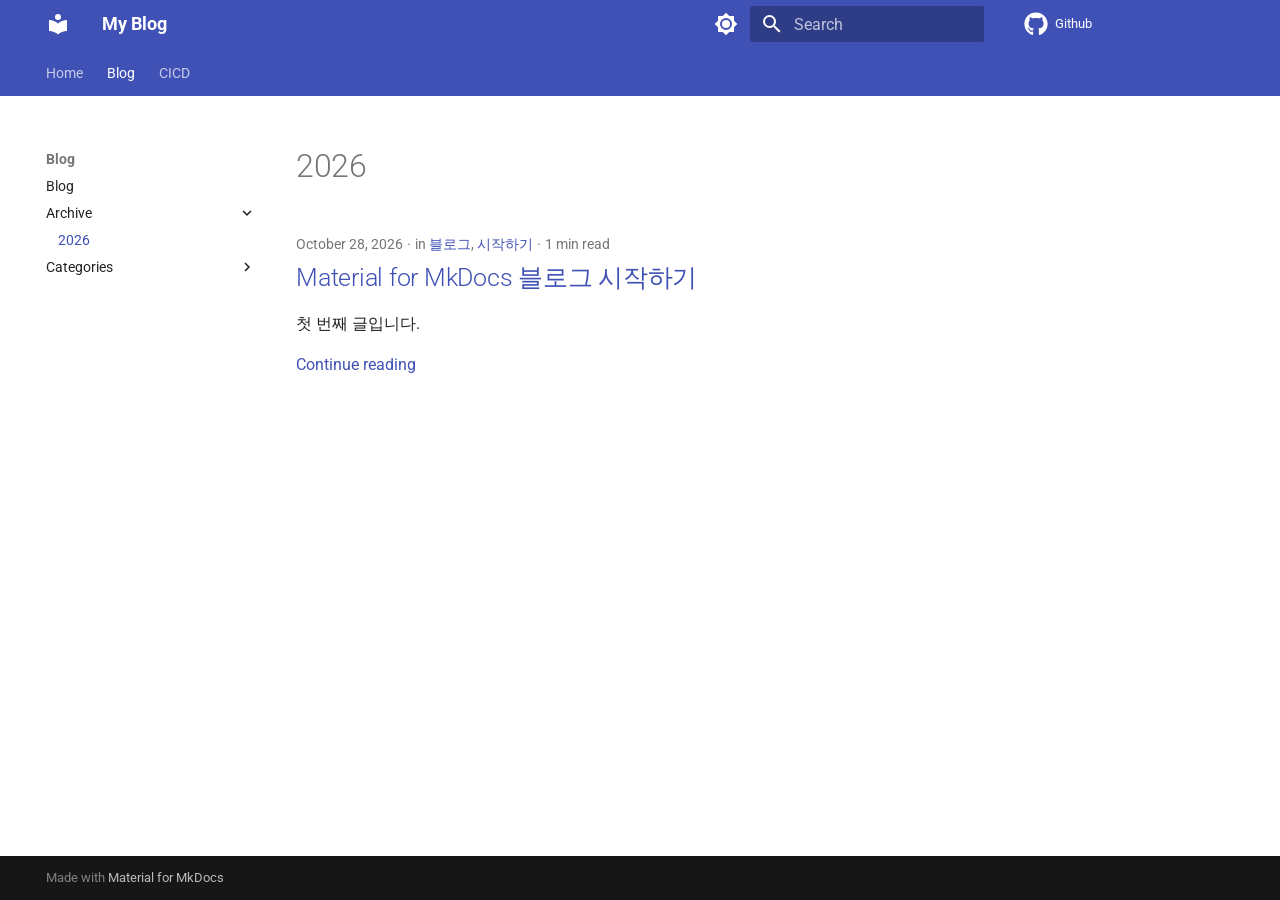
<file: blog/archive/2026/index.html>
<!doctype html>
<html lang="en" class="no-js">
  <head>
    
      <meta charset="utf-8">
      <meta name="viewport" content="width=device-width,initial-scale=1">
      
        <meta name="description" content="A space for development notes and personal writing">
      
      
      
        <link rel="canonical" href="https://haeyoonjo.github.io/blog/archive/2026/">
      
      
        <link rel="prev" href="../../category/%EC%8B%9C%EC%9E%91%ED%95%98%EA%B8%B0/">
      
      
        <link rel="next" href="../../../cicd/cicd-test/">
      
      
        
      
      
      <link rel="icon" href="../../../assets/images/favicon.png">
      <meta name="generator" content="mkdocs-1.6.1, mkdocs-material-9.8.0">
    
    
      
        <title>2026 - My Blog</title>
      
    
    
      <link rel="stylesheet" href="../../../assets/stylesheets/main.57a0d79d.min.css">
      
        
        <link rel="stylesheet" href="../../../assets/stylesheets/palette.fb2fffe2.min.css">
      
      


    
    
      
    
    
      
        
        
        <link rel="preconnect" href="https://fonts.gstatic.com" crossorigin>
        <link rel="stylesheet" href="https://fonts.googleapis.com/css?family=Roboto:300,300i,400,400i,700,700i%7CRoboto+Mono:400,400i,700,700i&display=fallback">
        <style>:root{--md-text-font:"Roboto";--md-code-font:"Roboto Mono"}</style>
      
    
    
    <script>__md_scope=new URL("../../..",location),__md_hash=e=>[...e].reduce(((e,_)=>(e<<5)-e+_.charCodeAt(0)),0),__md_get=(e,_=localStorage,t=__md_scope)=>JSON.parse(_.getItem(t.pathname+"."+e)),__md_set=(e,_,t=localStorage,a=__md_scope)=>{try{t.setItem(a.pathname+"."+e,JSON.stringify(_))}catch(e){}}</script>
    
      

    
    
  </head>
  
  
    
    
      
    
    
    
    
    <body dir="ltr" data-md-color-scheme="default" data-md-color-primary="indigo" data-md-color-accent="indigo">
  
    
    <input class="md-toggle" data-md-toggle="drawer" type="checkbox" id="__drawer" autocomplete="off">
    <input class="md-toggle" data-md-toggle="search" type="checkbox" id="__search" autocomplete="off">
    <label class="md-overlay" for="__drawer"></label>
    <div data-md-component="skip">
      
        
        <a href="#2026" class="md-skip">
          Skip to content
        </a>
      
    </div>
    <div data-md-component="announce">
      
    </div>
    
    
      

<header class="md-header" data-md-component="header">
  <nav class="md-header__inner md-grid" aria-label="Header">
    <a href="../../.." title="My Blog" class="md-header__button md-logo" aria-label="My Blog" data-md-component="logo">
      
  
  <svg xmlns="http://www.w3.org/2000/svg" viewBox="0 0 24 24"><path d="M12 8a3 3 0 0 0 3-3 3 3 0 0 0-3-3 3 3 0 0 0-3 3 3 3 0 0 0 3 3m0 3.54C9.64 9.35 6.5 8 3 8v11c3.5 0 6.64 1.35 9 3.54 2.36-2.19 5.5-3.54 9-3.54V8c-3.5 0-6.64 1.35-9 3.54"/></svg>

    </a>
    <label class="md-header__button md-icon" for="__drawer">
      
      <svg xmlns="http://www.w3.org/2000/svg" viewBox="0 0 24 24"><path d="M3 6h18v2H3zm0 5h18v2H3zm0 5h18v2H3z"/></svg>
    </label>
    <div class="md-header__title" data-md-component="header-title">
      <div class="md-header__ellipsis">
        <div class="md-header__topic">
          <span class="md-ellipsis">
            My Blog
          </span>
        </div>
        <div class="md-header__topic" data-md-component="header-topic">
          <span class="md-ellipsis">
            
              2026
            
          </span>
        </div>
      </div>
    </div>
    
      
        <form class="md-header__option" data-md-component="palette">
  
    
    
    
    <input class="md-option" data-md-color-media="" data-md-color-scheme="default" data-md-color-primary="indigo" data-md-color-accent="indigo"  aria-label="Switch to dark mode"  type="radio" name="__palette" id="__palette_0">
    
      <label class="md-header__button md-icon" title="Switch to dark mode" for="__palette_1" hidden>
        <svg xmlns="http://www.w3.org/2000/svg" viewBox="0 0 24 24"><path d="M12 8a4 4 0 0 0-4 4 4 4 0 0 0 4 4 4 4 0 0 0 4-4 4 4 0 0 0-4-4m0 10a6 6 0 0 1-6-6 6 6 0 0 1 6-6 6 6 0 0 1 6 6 6 6 0 0 1-6 6m8-9.31V4h-4.69L12 .69 8.69 4H4v4.69L.69 12 4 15.31V20h4.69L12 23.31 15.31 20H20v-4.69L23.31 12z"/></svg>
      </label>
    
  
    
    
    
    <input class="md-option" data-md-color-media="" data-md-color-scheme="slate" data-md-color-primary="indigo" data-md-color-accent="indigo"  aria-label="Switch to light mode"  type="radio" name="__palette" id="__palette_1">
    
      <label class="md-header__button md-icon" title="Switch to light mode" for="__palette_0" hidden>
        <svg xmlns="http://www.w3.org/2000/svg" viewBox="0 0 24 24"><path d="M12 18c-.89 0-1.74-.2-2.5-.55C11.56 16.5 13 14.42 13 12s-1.44-4.5-3.5-5.45C10.26 6.2 11.11 6 12 6a6 6 0 0 1 6 6 6 6 0 0 1-6 6m8-9.31V4h-4.69L12 .69 8.69 4H4v4.69L.69 12 4 15.31V20h4.69L12 23.31 15.31 20H20v-4.69L23.31 12z"/></svg>
      </label>
    
  
</form>
      
    
    
      <script>var palette=__md_get("__palette");if(palette&&palette.color){if("(prefers-color-scheme)"===palette.color.media){var media=matchMedia("(prefers-color-scheme: light)"),input=document.querySelector(media.matches?"[data-md-color-media='(prefers-color-scheme: light)']":"[data-md-color-media='(prefers-color-scheme: dark)']");palette.color.media=input.getAttribute("data-md-color-media"),palette.color.scheme=input.getAttribute("data-md-color-scheme"),palette.color.primary=input.getAttribute("data-md-color-primary"),palette.color.accent=input.getAttribute("data-md-color-accent")}for(var[key,value]of Object.entries(palette.color))document.body.setAttribute("data-md-color-"+key,value)}</script>
    
    
    
      
      
        <label class="md-header__button md-icon" for="__search">
          
          <svg xmlns="http://www.w3.org/2000/svg" viewBox="0 0 24 24"><path d="M9.5 3A6.5 6.5 0 0 1 16 9.5c0 1.61-.59 3.09-1.56 4.23l.27.27h.79l5 5-1.5 1.5-5-5v-.79l-.27-.27A6.52 6.52 0 0 1 9.5 16 6.5 6.5 0 0 1 3 9.5 6.5 6.5 0 0 1 9.5 3m0 2C7 5 5 7 5 9.5S7 14 9.5 14 14 12 14 9.5 12 5 9.5 5"/></svg>
        </label>
        <div class="md-search" data-md-component="search" role="dialog">
  <label class="md-search__overlay" for="__search"></label>
  <div class="md-search__inner" role="search">
    <form class="md-search__form" name="search">
      <input type="text" class="md-search__input" name="query" aria-label="Search" placeholder="Search" autocapitalize="off" autocorrect="off" autocomplete="off" spellcheck="false" data-md-component="search-query" required>
      <label class="md-search__icon md-icon" for="__search">
        
        <svg xmlns="http://www.w3.org/2000/svg" viewBox="0 0 24 24"><path d="M9.5 3A6.5 6.5 0 0 1 16 9.5c0 1.61-.59 3.09-1.56 4.23l.27.27h.79l5 5-1.5 1.5-5-5v-.79l-.27-.27A6.52 6.52 0 0 1 9.5 16 6.5 6.5 0 0 1 3 9.5 6.5 6.5 0 0 1 9.5 3m0 2C7 5 5 7 5 9.5S7 14 9.5 14 14 12 14 9.5 12 5 9.5 5"/></svg>
        
        <svg xmlns="http://www.w3.org/2000/svg" viewBox="0 0 24 24"><path d="M20 11v2H8l5.5 5.5-1.42 1.42L4.16 12l7.92-7.92L13.5 5.5 8 11z"/></svg>
      </label>
      <nav class="md-search__options" aria-label="Search">
        
        <button type="reset" class="md-search__icon md-icon" title="Clear" aria-label="Clear" tabindex="-1">
          
          <svg xmlns="http://www.w3.org/2000/svg" viewBox="0 0 24 24"><path d="M19 6.41 17.59 5 12 10.59 6.41 5 5 6.41 10.59 12 5 17.59 6.41 19 12 13.41 17.59 19 19 17.59 13.41 12z"/></svg>
        </button>
      </nav>
      
        <div class="md-search__suggest" data-md-component="search-suggest"></div>
      
    </form>
    <div class="md-search__output">
      <div class="md-search__scrollwrap" tabindex="0" data-md-scrollfix>
        <div class="md-search-result" data-md-component="search-result">
          <div class="md-search-result__meta">
            Initializing search
          </div>
          <ol class="md-search-result__list" role="presentation"></ol>
        </div>
      </div>
    </div>
  </div>
</div>
      
    
    
      <div class="md-header__source">
        <a href="https://github.com/HaeyoonJo/haeyoonjo.github.io" title="Go to repository" class="md-source" data-md-component="source">
  <div class="md-source__icon md-icon">
    
    <svg xmlns="http://www.w3.org/2000/svg" viewBox="0 0 512 512"><!--! Font Awesome Free 7.1.0 by @fontawesome - https://fontawesome.com License - https://fontawesome.com/license/free (Icons: CC BY 4.0, Fonts: SIL OFL 1.1, Code: MIT License) Copyright 2025 Fonticons, Inc.--><path d="M173.9 397.4c0 2-2.3 3.6-5.2 3.6-3.3.3-5.6-1.3-5.6-3.6 0-2 2.3-3.6 5.2-3.6 3-.3 5.6 1.3 5.6 3.6m-31.1-4.5c-.7 2 1.3 4.3 4.3 4.9 2.6 1 5.6 0 6.2-2s-1.3-4.3-4.3-5.2c-2.6-.7-5.5.3-6.2 2.3m44.2-1.7c-2.9.7-4.9 2.6-4.6 4.9.3 2 2.9 3.3 5.9 2.6 2.9-.7 4.9-2.6 4.6-4.6-.3-1.9-3-3.2-5.9-2.9M252.8 8C114.1 8 8 113.3 8 252c0 110.9 69.8 205.8 169.5 239.2 12.8 2.3 17.3-5.6 17.3-12.1 0-6.2-.3-40.4-.3-61.4 0 0-70 15-84.7-29.8 0 0-11.4-29.1-27.8-36.6 0 0-22.9-15.7 1.6-15.4 0 0 24.9 2 38.6 25.8 21.9 38.6 58.6 27.5 72.9 20.9 2.3-16 8.8-27.1 16-33.7-55.9-6.2-112.3-14.3-112.3-110.5 0-27.5 7.6-41.3 23.6-58.9-2.6-6.5-11.1-33.3 2.6-67.9 20.9-6.5 69 27 69 27 20-5.6 41.5-8.5 62.8-8.5s42.8 2.9 62.8 8.5c0 0 48.1-33.6 69-27 13.7 34.7 5.2 61.4 2.6 67.9 16 17.7 25.8 31.5 25.8 58.9 0 96.5-58.9 104.2-114.8 110.5 9.2 7.9 17 22.9 17 46.4 0 33.7-.3 75.4-.3 83.6 0 6.5 4.6 14.4 17.3 12.1C436.2 457.8 504 362.9 504 252 504 113.3 391.5 8 252.8 8M105.2 352.9c-1.3 1-1 3.3.7 5.2 1.6 1.6 3.9 2.3 5.2 1 1.3-1 1-3.3-.7-5.2-1.6-1.6-3.9-2.3-5.2-1m-10.8-8.1c-.7 1.3.3 2.9 2.3 3.9 1.6 1 3.6.7 4.3-.7.7-1.3-.3-2.9-2.3-3.9-2-.6-3.6-.3-4.3.7m32.4 35.6c-1.6 1.3-1 4.3 1.3 6.2 2.3 2.3 5.2 2.6 6.5 1 1.3-1.3.7-4.3-1.3-6.2-2.2-2.3-5.2-2.6-6.5-1m-11.4-14.7c-1.6 1-1.6 3.6 0 5.9s4.3 3.3 5.6 2.3c1.6-1.3 1.6-3.9 0-6.2-1.4-2.3-4-3.3-5.6-2"/></svg>
  </div>
  <div class="md-source__repository">
    Github
  </div>
</a>
      </div>
    
  </nav>
  
</header>
    
    <div class="md-container" data-md-component="container">
      
      
        
          
            
<nav class="md-tabs" aria-label="Tabs" data-md-component="tabs">
  <div class="md-grid">
    <ul class="md-tabs__list">
      
        
  
  
  
  
    <li class="md-tabs__item">
      <a href="../../.." class="md-tabs__link">
        
  
  
    
  
  Home

      </a>
    </li>
  

      
        
  
  
  
    
  
  
    
    
      <li class="md-tabs__item md-tabs__item--active">
        <a href="../../" class="md-tabs__link">
          
  
  
  Blog

        </a>
      </li>
    
  

      
        
  
  
  
  
    
    
      <li class="md-tabs__item">
        <a href="../../../cicd/cicd-test/" class="md-tabs__link">
          
  
  
  CICD

        </a>
      </li>
    
  

      
    </ul>
  </div>
</nav>
          
        
      
      <main class="md-main" data-md-component="main">
        <div class="md-main__inner md-grid">
          
            
              
              <div class="md-sidebar md-sidebar--primary" data-md-component="sidebar" data-md-type="navigation" >
                <div class="md-sidebar__scrollwrap">
                  <div class="md-sidebar__inner">
                    


  


<nav class="md-nav md-nav--primary md-nav--lifted" aria-label="Navigation" data-md-level="0">
  <label class="md-nav__title" for="__drawer">
    <a href="../../.." title="My Blog" class="md-nav__button md-logo" aria-label="My Blog" data-md-component="logo">
      
  
  <svg xmlns="http://www.w3.org/2000/svg" viewBox="0 0 24 24"><path d="M12 8a3 3 0 0 0 3-3 3 3 0 0 0-3-3 3 3 0 0 0-3 3 3 3 0 0 0 3 3m0 3.54C9.64 9.35 6.5 8 3 8v11c3.5 0 6.64 1.35 9 3.54 2.36-2.19 5.5-3.54 9-3.54V8c-3.5 0-6.64 1.35-9 3.54"/></svg>

    </a>
    My Blog
  </label>
  
    <div class="md-nav__source">
      <a href="https://github.com/HaeyoonJo/haeyoonjo.github.io" title="Go to repository" class="md-source" data-md-component="source">
  <div class="md-source__icon md-icon">
    
    <svg xmlns="http://www.w3.org/2000/svg" viewBox="0 0 512 512"><!--! Font Awesome Free 7.1.0 by @fontawesome - https://fontawesome.com License - https://fontawesome.com/license/free (Icons: CC BY 4.0, Fonts: SIL OFL 1.1, Code: MIT License) Copyright 2025 Fonticons, Inc.--><path d="M173.9 397.4c0 2-2.3 3.6-5.2 3.6-3.3.3-5.6-1.3-5.6-3.6 0-2 2.3-3.6 5.2-3.6 3-.3 5.6 1.3 5.6 3.6m-31.1-4.5c-.7 2 1.3 4.3 4.3 4.9 2.6 1 5.6 0 6.2-2s-1.3-4.3-4.3-5.2c-2.6-.7-5.5.3-6.2 2.3m44.2-1.7c-2.9.7-4.9 2.6-4.6 4.9.3 2 2.9 3.3 5.9 2.6 2.9-.7 4.9-2.6 4.6-4.6-.3-1.9-3-3.2-5.9-2.9M252.8 8C114.1 8 8 113.3 8 252c0 110.9 69.8 205.8 169.5 239.2 12.8 2.3 17.3-5.6 17.3-12.1 0-6.2-.3-40.4-.3-61.4 0 0-70 15-84.7-29.8 0 0-11.4-29.1-27.8-36.6 0 0-22.9-15.7 1.6-15.4 0 0 24.9 2 38.6 25.8 21.9 38.6 58.6 27.5 72.9 20.9 2.3-16 8.8-27.1 16-33.7-55.9-6.2-112.3-14.3-112.3-110.5 0-27.5 7.6-41.3 23.6-58.9-2.6-6.5-11.1-33.3 2.6-67.9 20.9-6.5 69 27 69 27 20-5.6 41.5-8.5 62.8-8.5s42.8 2.9 62.8 8.5c0 0 48.1-33.6 69-27 13.7 34.7 5.2 61.4 2.6 67.9 16 17.7 25.8 31.5 25.8 58.9 0 96.5-58.9 104.2-114.8 110.5 9.2 7.9 17 22.9 17 46.4 0 33.7-.3 75.4-.3 83.6 0 6.5 4.6 14.4 17.3 12.1C436.2 457.8 504 362.9 504 252 504 113.3 391.5 8 252.8 8M105.2 352.9c-1.3 1-1 3.3.7 5.2 1.6 1.6 3.9 2.3 5.2 1 1.3-1 1-3.3-.7-5.2-1.6-1.6-3.9-2.3-5.2-1m-10.8-8.1c-.7 1.3.3 2.9 2.3 3.9 1.6 1 3.6.7 4.3-.7.7-1.3-.3-2.9-2.3-3.9-2-.6-3.6-.3-4.3.7m32.4 35.6c-1.6 1.3-1 4.3 1.3 6.2 2.3 2.3 5.2 2.6 6.5 1 1.3-1.3.7-4.3-1.3-6.2-2.2-2.3-5.2-2.6-6.5-1m-11.4-14.7c-1.6 1-1.6 3.6 0 5.9s4.3 3.3 5.6 2.3c1.6-1.3 1.6-3.9 0-6.2-1.4-2.3-4-3.3-5.6-2"/></svg>
  </div>
  <div class="md-source__repository">
    Github
  </div>
</a>
    </div>
  
  <ul class="md-nav__list" data-md-scrollfix>
    
      
      
  
  
  
  
    <li class="md-nav__item">
      <a href="../../.." class="md-nav__link">
        
  
  
  <span class="md-ellipsis">
    
  
    Home
  

    
  </span>
  
  

      </a>
    </li>
  

    
      
      
  
  
    
  
  
  
    
    
    
    
      
        
        
      
      
    
    
    <li class="md-nav__item md-nav__item--active md-nav__item--section md-nav__item--nested">
      
        
        
        <input class="md-nav__toggle md-toggle " type="checkbox" id="__nav_2" checked>
        
          
          <label class="md-nav__link" for="__nav_2" id="__nav_2_label" tabindex="">
            
  
  
  <span class="md-ellipsis">
    
  
    Blog
  

    
  </span>
  
  

            <span class="md-nav__icon md-icon"></span>
          </label>
        
        <nav class="md-nav" data-md-level="1" aria-labelledby="__nav_2_label" aria-expanded="true">
          <label class="md-nav__title" for="__nav_2">
            <span class="md-nav__icon md-icon"></span>
            
  
    Blog
  

          </label>
          <ul class="md-nav__list" data-md-scrollfix>
            
              
                
  
  
  
    
  
  
    <li class="md-nav__item">
      <a href="../../" class="md-nav__link">
        
  
  
  <span class="md-ellipsis">
    
  
    Blog
  

    
  </span>
  
  

      </a>
    </li>
  

              
            
              
                
  
  
    
  
  
  
    
    
    
    
      
      
    
    
    <li class="md-nav__item md-nav__item--active md-nav__item--nested">
      
        
        
        <input class="md-nav__toggle md-toggle " type="checkbox" id="__nav_2_2" checked>
        
          
          <label class="md-nav__link" for="__nav_2_2" id="__nav_2_2_label" tabindex="0">
            
  
  
  <span class="md-ellipsis">
    
  
    Archive
  

    
  </span>
  
  

            <span class="md-nav__icon md-icon"></span>
          </label>
        
        <nav class="md-nav" data-md-level="2" aria-labelledby="__nav_2_2_label" aria-expanded="true">
          <label class="md-nav__title" for="__nav_2_2">
            <span class="md-nav__icon md-icon"></span>
            
  
    Archive
  

          </label>
          <ul class="md-nav__list" data-md-scrollfix>
            
              
                
  
  
    
  
  
    
      
    
  
  
    <li class="md-nav__item md-nav__item--active">
      
      <input class="md-nav__toggle md-toggle" type="checkbox" id="__toc">
      
      
        
      
      
      <a href="./" class="md-nav__link md-nav__link--active">
        
  
  
  <span class="md-ellipsis">
    
  
    2026
  

    
  </span>
  
  

      </a>
      
    </li>
  

              
            
          </ul>
        </nav>
      
    </li>
  

              
            
              
                
  
  
  
  
    
    
    
    
      
      
    
    
    <li class="md-nav__item md-nav__item--nested">
      
        
        
        <input class="md-nav__toggle md-toggle " type="checkbox" id="__nav_2_3" >
        
          
          <label class="md-nav__link" for="__nav_2_3" id="__nav_2_3_label" tabindex="0">
            
  
  
  <span class="md-ellipsis">
    
  
    Categories
  

    
  </span>
  
  

            <span class="md-nav__icon md-icon"></span>
          </label>
        
        <nav class="md-nav" data-md-level="2" aria-labelledby="__nav_2_3_label" aria-expanded="false">
          <label class="md-nav__title" for="__nav_2_3">
            <span class="md-nav__icon md-icon"></span>
            
  
    Categories
  

          </label>
          <ul class="md-nav__list" data-md-scrollfix>
            
              
                
  
  
  
    
  
  
    <li class="md-nav__item">
      <a href="../../category/%EB%B8%94%EB%A1%9C%EA%B7%B8/" class="md-nav__link">
        
  
  
  <span class="md-ellipsis">
    
  
    블로그
  

    
  </span>
  
  

      </a>
    </li>
  

              
            
              
                
  
  
  
    
  
  
    <li class="md-nav__item">
      <a href="../../category/%EC%8B%9C%EC%9E%91%ED%95%98%EA%B8%B0/" class="md-nav__link">
        
  
  
  <span class="md-ellipsis">
    
  
    시작하기
  

    
  </span>
  
  

      </a>
    </li>
  

              
            
          </ul>
        </nav>
      
    </li>
  

              
            
          </ul>
        </nav>
      
    </li>
  

    
      
      
  
  
  
  
    
    
    
    
      
      
    
    
    <li class="md-nav__item md-nav__item--nested">
      
        
        
        <input class="md-nav__toggle md-toggle " type="checkbox" id="__nav_3" >
        
          
          <label class="md-nav__link" for="__nav_3" id="__nav_3_label" tabindex="0">
            
  
  
  <span class="md-ellipsis">
    
  
    CICD
  

    
  </span>
  
  

            <span class="md-nav__icon md-icon"></span>
          </label>
        
        <nav class="md-nav" data-md-level="1" aria-labelledby="__nav_3_label" aria-expanded="false">
          <label class="md-nav__title" for="__nav_3">
            <span class="md-nav__icon md-icon"></span>
            
  
    CICD
  

          </label>
          <ul class="md-nav__list" data-md-scrollfix>
            
              
                
  
  
  
  
    <li class="md-nav__item">
      <a href="../../../cicd/cicd-test/" class="md-nav__link">
        
  
  
  <span class="md-ellipsis">
    
  
    Docker 기초
  

    
  </span>
  
  

      </a>
    </li>
  

              
            
          </ul>
        </nav>
      
    </li>
  

    
  </ul>
</nav>
                  </div>
                </div>
              </div>
            
            
              
              <div class="md-sidebar md-sidebar--secondary" data-md-component="sidebar" data-md-type="toc" >
                <div class="md-sidebar__scrollwrap">
                  <div class="md-sidebar__inner">
                    

<nav class="md-nav md-nav--secondary" aria-label="Table of contents">
  
  
  
    
  
  
</nav>
                  </div>
                </div>
              </div>
            
          
          
  <div class="md-content" data-md-component="content">
    <div class="md-content__inner">
      <header class="md-typeset">
        <h1 id="2026">2026</h1>
      </header>
      
        <article class="md-post md-post--excerpt">
  <header class="md-post__header">
    
    <div class="md-post__meta md-meta">
      <ul class="md-meta__list">
        <li class="md-meta__item">
          <time datetime="2026-10-28 00:00:00+00:00">October 28, 2026</time></li>
        
          <li class="md-meta__item">
            in
            
              <a href="../../category/%EB%B8%94%EB%A1%9C%EA%B7%B8/" class="md-meta__link">블로그</a>, 
              <a href="../../category/%EC%8B%9C%EC%9E%91%ED%95%98%EA%B8%B0/" class="md-meta__link">시작하기</a></li>
        
        
          
          <li class="md-meta__item">
            
              1 min read
            
          </li>
        
        
      </ul>
      
    </div>
  </header>
  <div class="md-post__content md-typeset">
    <h2 id="material-for-mkdocs"><a class="toclink" href="../../2026/10/28/material-for-mkdocs-%EB%B8%94%EB%A1%9C%EA%B7%B8-%EC%8B%9C%EC%9E%91%ED%95%98%EA%B8%B0/">Material for MkDocs 블로그 시작하기</a></h2>
<p>첫 번째 글입니다.</p>

    
      <nav class="md-post__action">
        <a href="../../2026/10/28/material-for-mkdocs-%EB%B8%94%EB%A1%9C%EA%B7%B8-%EC%8B%9C%EC%9E%91%ED%95%98%EA%B8%B0/">
          Continue reading
        </a>
      </nav>
    
    
  </div>
</article>
      
      
        
          



<nav class="md-pagination">
  
</nav>
        
      
    </div>
  </div>

          
<script>var target=document.getElementById(location.hash.slice(1));target&&target.name&&(target.checked=target.name.startsWith("__tabbed_"))</script>
        </div>
        
          <button type="button" class="md-top md-icon" data-md-component="top" hidden>
  
  <svg xmlns="http://www.w3.org/2000/svg" viewBox="0 0 24 24"><path d="M13 20h-2V8l-5.5 5.5-1.42-1.42L12 4.16l7.92 7.92-1.42 1.42L13 8z"/></svg>
  Back to top
</button>
        
      </main>
      
        <footer class="md-footer">
  
  <div class="md-footer-meta md-typeset">
    <div class="md-footer-meta__inner md-grid">
      <div class="md-copyright">
  
  
    Made with
    <a href="https://squidfunk.github.io/mkdocs-material/" target="_blank" rel="noopener">
      Material for MkDocs
    </a>
  
</div>
      
    </div>
  </div>
</footer>
      
    </div>
    <div class="md-dialog" data-md-component="dialog">
      <div class="md-dialog__inner md-typeset"></div>
    </div>
    
    
    
      
      
      <script id="__config" type="application/json">{"annotate": null, "base": "../../..", "features": ["navigation.tabs", "navigation.top", "search.suggest", "search.highlight", "content.code.copy"], "search": "../../../assets/javascripts/workers/search.a7633da7.min.js", "tags": null, "translations": {"clipboard.copied": "Copied to clipboard", "clipboard.copy": "Copy to clipboard", "search.result.more.one": "1 more on this page", "search.result.more.other": "# more on this page", "search.result.none": "No matching documents", "search.result.one": "1 matching document", "search.result.other": "# matching documents", "search.result.placeholder": "Type to start searching", "search.result.term.missing": "Missing", "select.version": "Select version"}, "version": null}</script>
    
    
      <script src="../../../assets/javascripts/bundle.c21346df.min.js"></script>
      
    
  </body>
</html>
</file>
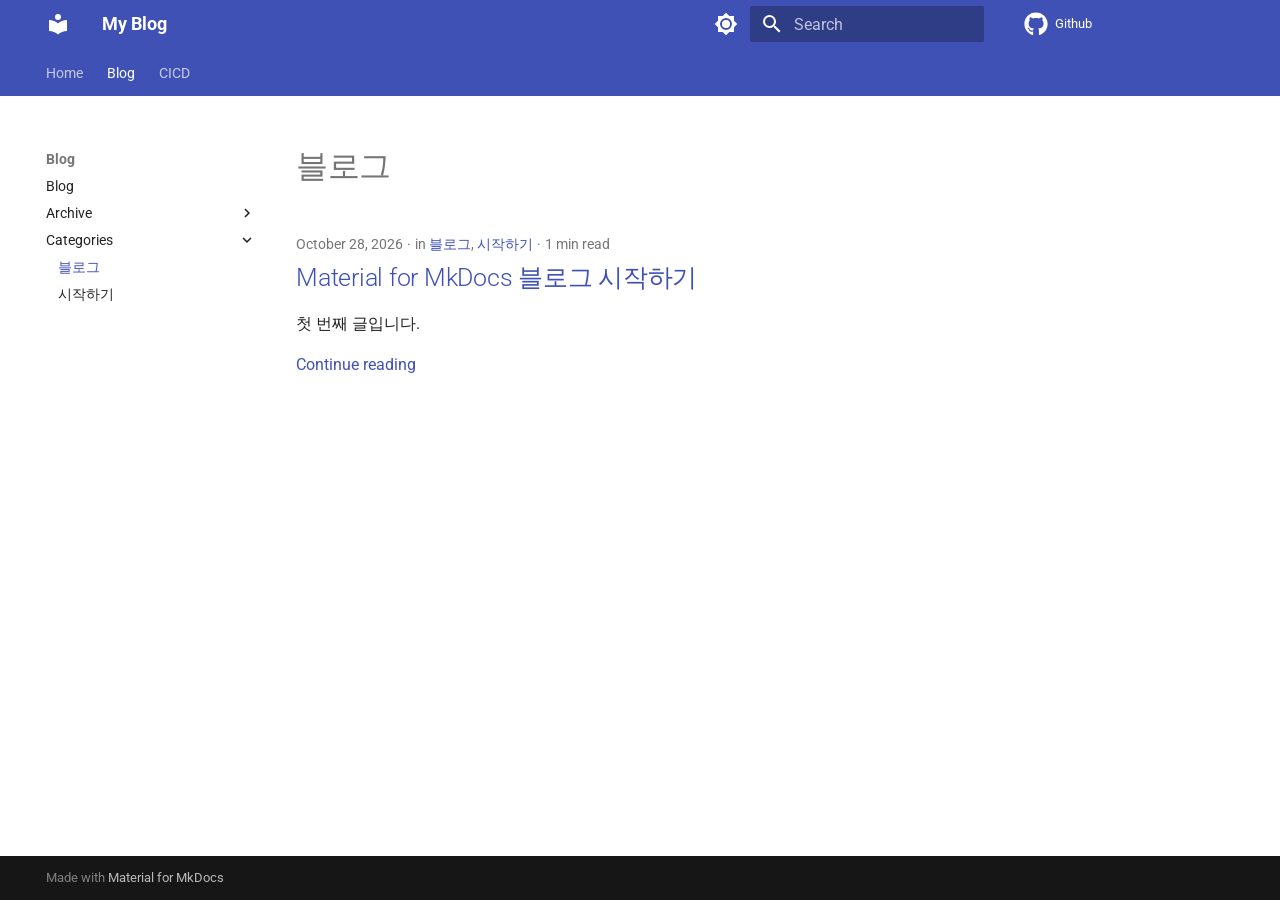
<file: blog/category/블로그/index.html>
<!doctype html>
<html lang="en" class="no-js">
  <head>
    
      <meta charset="utf-8">
      <meta name="viewport" content="width=device-width,initial-scale=1">
      
        <meta name="description" content="A space for development notes and personal writing">
      
      
      
        <link rel="canonical" href="https://haeyoonjo.github.io/blog/category/%EB%B8%94%EB%A1%9C%EA%B7%B8/">
      
      
        <link rel="prev" href="../../">
      
      
        <link rel="next" href="../%EC%8B%9C%EC%9E%91%ED%95%98%EA%B8%B0/">
      
      
        
      
      
      <link rel="icon" href="../../../assets/images/favicon.png">
      <meta name="generator" content="mkdocs-1.6.1, mkdocs-material-9.8.0">
    
    
      
        <title>블로그 - My Blog</title>
      
    
    
      <link rel="stylesheet" href="../../../assets/stylesheets/main.57a0d79d.min.css">
      
        
        <link rel="stylesheet" href="../../../assets/stylesheets/palette.fb2fffe2.min.css">
      
      


    
    
      
    
    
      
        
        
        <link rel="preconnect" href="https://fonts.gstatic.com" crossorigin>
        <link rel="stylesheet" href="https://fonts.googleapis.com/css?family=Roboto:300,300i,400,400i,700,700i%7CRoboto+Mono:400,400i,700,700i&display=fallback">
        <style>:root{--md-text-font:"Roboto";--md-code-font:"Roboto Mono"}</style>
      
    
    
    <script>__md_scope=new URL("../../..",location),__md_hash=e=>[...e].reduce(((e,_)=>(e<<5)-e+_.charCodeAt(0)),0),__md_get=(e,_=localStorage,t=__md_scope)=>JSON.parse(_.getItem(t.pathname+"."+e)),__md_set=(e,_,t=localStorage,a=__md_scope)=>{try{t.setItem(a.pathname+"."+e,JSON.stringify(_))}catch(e){}}</script>
    
      

    
    
  </head>
  
  
    
    
      
    
    
    
    
    <body dir="ltr" data-md-color-scheme="default" data-md-color-primary="indigo" data-md-color-accent="indigo">
  
    
    <input class="md-toggle" data-md-toggle="drawer" type="checkbox" id="__drawer" autocomplete="off">
    <input class="md-toggle" data-md-toggle="search" type="checkbox" id="__search" autocomplete="off">
    <label class="md-overlay" for="__drawer"></label>
    <div data-md-component="skip">
      
        
        <a href="#_1" class="md-skip">
          Skip to content
        </a>
      
    </div>
    <div data-md-component="announce">
      
    </div>
    
    
      

<header class="md-header" data-md-component="header">
  <nav class="md-header__inner md-grid" aria-label="Header">
    <a href="../../.." title="My Blog" class="md-header__button md-logo" aria-label="My Blog" data-md-component="logo">
      
  
  <svg xmlns="http://www.w3.org/2000/svg" viewBox="0 0 24 24"><path d="M12 8a3 3 0 0 0 3-3 3 3 0 0 0-3-3 3 3 0 0 0-3 3 3 3 0 0 0 3 3m0 3.54C9.64 9.35 6.5 8 3 8v11c3.5 0 6.64 1.35 9 3.54 2.36-2.19 5.5-3.54 9-3.54V8c-3.5 0-6.64 1.35-9 3.54"/></svg>

    </a>
    <label class="md-header__button md-icon" for="__drawer">
      
      <svg xmlns="http://www.w3.org/2000/svg" viewBox="0 0 24 24"><path d="M3 6h18v2H3zm0 5h18v2H3zm0 5h18v2H3z"/></svg>
    </label>
    <div class="md-header__title" data-md-component="header-title">
      <div class="md-header__ellipsis">
        <div class="md-header__topic">
          <span class="md-ellipsis">
            My Blog
          </span>
        </div>
        <div class="md-header__topic" data-md-component="header-topic">
          <span class="md-ellipsis">
            
              블로그
            
          </span>
        </div>
      </div>
    </div>
    
      
        <form class="md-header__option" data-md-component="palette">
  
    
    
    
    <input class="md-option" data-md-color-media="" data-md-color-scheme="default" data-md-color-primary="indigo" data-md-color-accent="indigo"  aria-label="Switch to dark mode"  type="radio" name="__palette" id="__palette_0">
    
      <label class="md-header__button md-icon" title="Switch to dark mode" for="__palette_1" hidden>
        <svg xmlns="http://www.w3.org/2000/svg" viewBox="0 0 24 24"><path d="M12 8a4 4 0 0 0-4 4 4 4 0 0 0 4 4 4 4 0 0 0 4-4 4 4 0 0 0-4-4m0 10a6 6 0 0 1-6-6 6 6 0 0 1 6-6 6 6 0 0 1 6 6 6 6 0 0 1-6 6m8-9.31V4h-4.69L12 .69 8.69 4H4v4.69L.69 12 4 15.31V20h4.69L12 23.31 15.31 20H20v-4.69L23.31 12z"/></svg>
      </label>
    
  
    
    
    
    <input class="md-option" data-md-color-media="" data-md-color-scheme="slate" data-md-color-primary="indigo" data-md-color-accent="indigo"  aria-label="Switch to light mode"  type="radio" name="__palette" id="__palette_1">
    
      <label class="md-header__button md-icon" title="Switch to light mode" for="__palette_0" hidden>
        <svg xmlns="http://www.w3.org/2000/svg" viewBox="0 0 24 24"><path d="M12 18c-.89 0-1.74-.2-2.5-.55C11.56 16.5 13 14.42 13 12s-1.44-4.5-3.5-5.45C10.26 6.2 11.11 6 12 6a6 6 0 0 1 6 6 6 6 0 0 1-6 6m8-9.31V4h-4.69L12 .69 8.69 4H4v4.69L.69 12 4 15.31V20h4.69L12 23.31 15.31 20H20v-4.69L23.31 12z"/></svg>
      </label>
    
  
</form>
      
    
    
      <script>var palette=__md_get("__palette");if(palette&&palette.color){if("(prefers-color-scheme)"===palette.color.media){var media=matchMedia("(prefers-color-scheme: light)"),input=document.querySelector(media.matches?"[data-md-color-media='(prefers-color-scheme: light)']":"[data-md-color-media='(prefers-color-scheme: dark)']");palette.color.media=input.getAttribute("data-md-color-media"),palette.color.scheme=input.getAttribute("data-md-color-scheme"),palette.color.primary=input.getAttribute("data-md-color-primary"),palette.color.accent=input.getAttribute("data-md-color-accent")}for(var[key,value]of Object.entries(palette.color))document.body.setAttribute("data-md-color-"+key,value)}</script>
    
    
    
      
      
        <label class="md-header__button md-icon" for="__search">
          
          <svg xmlns="http://www.w3.org/2000/svg" viewBox="0 0 24 24"><path d="M9.5 3A6.5 6.5 0 0 1 16 9.5c0 1.61-.59 3.09-1.56 4.23l.27.27h.79l5 5-1.5 1.5-5-5v-.79l-.27-.27A6.52 6.52 0 0 1 9.5 16 6.5 6.5 0 0 1 3 9.5 6.5 6.5 0 0 1 9.5 3m0 2C7 5 5 7 5 9.5S7 14 9.5 14 14 12 14 9.5 12 5 9.5 5"/></svg>
        </label>
        <div class="md-search" data-md-component="search" role="dialog">
  <label class="md-search__overlay" for="__search"></label>
  <div class="md-search__inner" role="search">
    <form class="md-search__form" name="search">
      <input type="text" class="md-search__input" name="query" aria-label="Search" placeholder="Search" autocapitalize="off" autocorrect="off" autocomplete="off" spellcheck="false" data-md-component="search-query" required>
      <label class="md-search__icon md-icon" for="__search">
        
        <svg xmlns="http://www.w3.org/2000/svg" viewBox="0 0 24 24"><path d="M9.5 3A6.5 6.5 0 0 1 16 9.5c0 1.61-.59 3.09-1.56 4.23l.27.27h.79l5 5-1.5 1.5-5-5v-.79l-.27-.27A6.52 6.52 0 0 1 9.5 16 6.5 6.5 0 0 1 3 9.5 6.5 6.5 0 0 1 9.5 3m0 2C7 5 5 7 5 9.5S7 14 9.5 14 14 12 14 9.5 12 5 9.5 5"/></svg>
        
        <svg xmlns="http://www.w3.org/2000/svg" viewBox="0 0 24 24"><path d="M20 11v2H8l5.5 5.5-1.42 1.42L4.16 12l7.92-7.92L13.5 5.5 8 11z"/></svg>
      </label>
      <nav class="md-search__options" aria-label="Search">
        
        <button type="reset" class="md-search__icon md-icon" title="Clear" aria-label="Clear" tabindex="-1">
          
          <svg xmlns="http://www.w3.org/2000/svg" viewBox="0 0 24 24"><path d="M19 6.41 17.59 5 12 10.59 6.41 5 5 6.41 10.59 12 5 17.59 6.41 19 12 13.41 17.59 19 19 17.59 13.41 12z"/></svg>
        </button>
      </nav>
      
        <div class="md-search__suggest" data-md-component="search-suggest"></div>
      
    </form>
    <div class="md-search__output">
      <div class="md-search__scrollwrap" tabindex="0" data-md-scrollfix>
        <div class="md-search-result" data-md-component="search-result">
          <div class="md-search-result__meta">
            Initializing search
          </div>
          <ol class="md-search-result__list" role="presentation"></ol>
        </div>
      </div>
    </div>
  </div>
</div>
      
    
    
      <div class="md-header__source">
        <a href="https://github.com/HaeyoonJo/haeyoonjo.github.io" title="Go to repository" class="md-source" data-md-component="source">
  <div class="md-source__icon md-icon">
    
    <svg xmlns="http://www.w3.org/2000/svg" viewBox="0 0 512 512"><!--! Font Awesome Free 7.1.0 by @fontawesome - https://fontawesome.com License - https://fontawesome.com/license/free (Icons: CC BY 4.0, Fonts: SIL OFL 1.1, Code: MIT License) Copyright 2025 Fonticons, Inc.--><path d="M173.9 397.4c0 2-2.3 3.6-5.2 3.6-3.3.3-5.6-1.3-5.6-3.6 0-2 2.3-3.6 5.2-3.6 3-.3 5.6 1.3 5.6 3.6m-31.1-4.5c-.7 2 1.3 4.3 4.3 4.9 2.6 1 5.6 0 6.2-2s-1.3-4.3-4.3-5.2c-2.6-.7-5.5.3-6.2 2.3m44.2-1.7c-2.9.7-4.9 2.6-4.6 4.9.3 2 2.9 3.3 5.9 2.6 2.9-.7 4.9-2.6 4.6-4.6-.3-1.9-3-3.2-5.9-2.9M252.8 8C114.1 8 8 113.3 8 252c0 110.9 69.8 205.8 169.5 239.2 12.8 2.3 17.3-5.6 17.3-12.1 0-6.2-.3-40.4-.3-61.4 0 0-70 15-84.7-29.8 0 0-11.4-29.1-27.8-36.6 0 0-22.9-15.7 1.6-15.4 0 0 24.9 2 38.6 25.8 21.9 38.6 58.6 27.5 72.9 20.9 2.3-16 8.8-27.1 16-33.7-55.9-6.2-112.3-14.3-112.3-110.5 0-27.5 7.6-41.3 23.6-58.9-2.6-6.5-11.1-33.3 2.6-67.9 20.9-6.5 69 27 69 27 20-5.6 41.5-8.5 62.8-8.5s42.8 2.9 62.8 8.5c0 0 48.1-33.6 69-27 13.7 34.7 5.2 61.4 2.6 67.9 16 17.7 25.8 31.5 25.8 58.9 0 96.5-58.9 104.2-114.8 110.5 9.2 7.9 17 22.9 17 46.4 0 33.7-.3 75.4-.3 83.6 0 6.5 4.6 14.4 17.3 12.1C436.2 457.8 504 362.9 504 252 504 113.3 391.5 8 252.8 8M105.2 352.9c-1.3 1-1 3.3.7 5.2 1.6 1.6 3.9 2.3 5.2 1 1.3-1 1-3.3-.7-5.2-1.6-1.6-3.9-2.3-5.2-1m-10.8-8.1c-.7 1.3.3 2.9 2.3 3.9 1.6 1 3.6.7 4.3-.7.7-1.3-.3-2.9-2.3-3.9-2-.6-3.6-.3-4.3.7m32.4 35.6c-1.6 1.3-1 4.3 1.3 6.2 2.3 2.3 5.2 2.6 6.5 1 1.3-1.3.7-4.3-1.3-6.2-2.2-2.3-5.2-2.6-6.5-1m-11.4-14.7c-1.6 1-1.6 3.6 0 5.9s4.3 3.3 5.6 2.3c1.6-1.3 1.6-3.9 0-6.2-1.4-2.3-4-3.3-5.6-2"/></svg>
  </div>
  <div class="md-source__repository">
    Github
  </div>
</a>
      </div>
    
  </nav>
  
</header>
    
    <div class="md-container" data-md-component="container">
      
      
        
          
            
<nav class="md-tabs" aria-label="Tabs" data-md-component="tabs">
  <div class="md-grid">
    <ul class="md-tabs__list">
      
        
  
  
  
  
    <li class="md-tabs__item">
      <a href="../../.." class="md-tabs__link">
        
  
  
    
  
  Home

      </a>
    </li>
  

      
        
  
  
  
    
  
  
    
    
      <li class="md-tabs__item md-tabs__item--active">
        <a href="../../" class="md-tabs__link">
          
  
  
  Blog

        </a>
      </li>
    
  

      
        
  
  
  
  
    
    
      <li class="md-tabs__item">
        <a href="../../../cicd/cicd-test/" class="md-tabs__link">
          
  
  
  CICD

        </a>
      </li>
    
  

      
    </ul>
  </div>
</nav>
          
        
      
      <main class="md-main" data-md-component="main">
        <div class="md-main__inner md-grid">
          
            
              
              <div class="md-sidebar md-sidebar--primary" data-md-component="sidebar" data-md-type="navigation" >
                <div class="md-sidebar__scrollwrap">
                  <div class="md-sidebar__inner">
                    


  


<nav class="md-nav md-nav--primary md-nav--lifted" aria-label="Navigation" data-md-level="0">
  <label class="md-nav__title" for="__drawer">
    <a href="../../.." title="My Blog" class="md-nav__button md-logo" aria-label="My Blog" data-md-component="logo">
      
  
  <svg xmlns="http://www.w3.org/2000/svg" viewBox="0 0 24 24"><path d="M12 8a3 3 0 0 0 3-3 3 3 0 0 0-3-3 3 3 0 0 0-3 3 3 3 0 0 0 3 3m0 3.54C9.64 9.35 6.5 8 3 8v11c3.5 0 6.64 1.35 9 3.54 2.36-2.19 5.5-3.54 9-3.54V8c-3.5 0-6.64 1.35-9 3.54"/></svg>

    </a>
    My Blog
  </label>
  
    <div class="md-nav__source">
      <a href="https://github.com/HaeyoonJo/haeyoonjo.github.io" title="Go to repository" class="md-source" data-md-component="source">
  <div class="md-source__icon md-icon">
    
    <svg xmlns="http://www.w3.org/2000/svg" viewBox="0 0 512 512"><!--! Font Awesome Free 7.1.0 by @fontawesome - https://fontawesome.com License - https://fontawesome.com/license/free (Icons: CC BY 4.0, Fonts: SIL OFL 1.1, Code: MIT License) Copyright 2025 Fonticons, Inc.--><path d="M173.9 397.4c0 2-2.3 3.6-5.2 3.6-3.3.3-5.6-1.3-5.6-3.6 0-2 2.3-3.6 5.2-3.6 3-.3 5.6 1.3 5.6 3.6m-31.1-4.5c-.7 2 1.3 4.3 4.3 4.9 2.6 1 5.6 0 6.2-2s-1.3-4.3-4.3-5.2c-2.6-.7-5.5.3-6.2 2.3m44.2-1.7c-2.9.7-4.9 2.6-4.6 4.9.3 2 2.9 3.3 5.9 2.6 2.9-.7 4.9-2.6 4.6-4.6-.3-1.9-3-3.2-5.9-2.9M252.8 8C114.1 8 8 113.3 8 252c0 110.9 69.8 205.8 169.5 239.2 12.8 2.3 17.3-5.6 17.3-12.1 0-6.2-.3-40.4-.3-61.4 0 0-70 15-84.7-29.8 0 0-11.4-29.1-27.8-36.6 0 0-22.9-15.7 1.6-15.4 0 0 24.9 2 38.6 25.8 21.9 38.6 58.6 27.5 72.9 20.9 2.3-16 8.8-27.1 16-33.7-55.9-6.2-112.3-14.3-112.3-110.5 0-27.5 7.6-41.3 23.6-58.9-2.6-6.5-11.1-33.3 2.6-67.9 20.9-6.5 69 27 69 27 20-5.6 41.5-8.5 62.8-8.5s42.8 2.9 62.8 8.5c0 0 48.1-33.6 69-27 13.7 34.7 5.2 61.4 2.6 67.9 16 17.7 25.8 31.5 25.8 58.9 0 96.5-58.9 104.2-114.8 110.5 9.2 7.9 17 22.9 17 46.4 0 33.7-.3 75.4-.3 83.6 0 6.5 4.6 14.4 17.3 12.1C436.2 457.8 504 362.9 504 252 504 113.3 391.5 8 252.8 8M105.2 352.9c-1.3 1-1 3.3.7 5.2 1.6 1.6 3.9 2.3 5.2 1 1.3-1 1-3.3-.7-5.2-1.6-1.6-3.9-2.3-5.2-1m-10.8-8.1c-.7 1.3.3 2.9 2.3 3.9 1.6 1 3.6.7 4.3-.7.7-1.3-.3-2.9-2.3-3.9-2-.6-3.6-.3-4.3.7m32.4 35.6c-1.6 1.3-1 4.3 1.3 6.2 2.3 2.3 5.2 2.6 6.5 1 1.3-1.3.7-4.3-1.3-6.2-2.2-2.3-5.2-2.6-6.5-1m-11.4-14.7c-1.6 1-1.6 3.6 0 5.9s4.3 3.3 5.6 2.3c1.6-1.3 1.6-3.9 0-6.2-1.4-2.3-4-3.3-5.6-2"/></svg>
  </div>
  <div class="md-source__repository">
    Github
  </div>
</a>
    </div>
  
  <ul class="md-nav__list" data-md-scrollfix>
    
      
      
  
  
  
  
    <li class="md-nav__item">
      <a href="../../.." class="md-nav__link">
        
  
  
  <span class="md-ellipsis">
    
  
    Home
  

    
  </span>
  
  

      </a>
    </li>
  

    
      
      
  
  
    
  
  
  
    
    
    
    
      
        
        
      
      
    
    
    <li class="md-nav__item md-nav__item--active md-nav__item--section md-nav__item--nested">
      
        
        
        <input class="md-nav__toggle md-toggle " type="checkbox" id="__nav_2" checked>
        
          
          <label class="md-nav__link" for="__nav_2" id="__nav_2_label" tabindex="">
            
  
  
  <span class="md-ellipsis">
    
  
    Blog
  

    
  </span>
  
  

            <span class="md-nav__icon md-icon"></span>
          </label>
        
        <nav class="md-nav" data-md-level="1" aria-labelledby="__nav_2_label" aria-expanded="true">
          <label class="md-nav__title" for="__nav_2">
            <span class="md-nav__icon md-icon"></span>
            
  
    Blog
  

          </label>
          <ul class="md-nav__list" data-md-scrollfix>
            
              
                
  
  
  
    
  
  
    <li class="md-nav__item">
      <a href="../../" class="md-nav__link">
        
  
  
  <span class="md-ellipsis">
    
  
    Blog
  

    
  </span>
  
  

      </a>
    </li>
  

              
            
              
                
  
  
  
  
    
    
    
    
      
      
    
    
    <li class="md-nav__item md-nav__item--nested">
      
        
        
        <input class="md-nav__toggle md-toggle " type="checkbox" id="__nav_2_2" >
        
          
          <label class="md-nav__link" for="__nav_2_2" id="__nav_2_2_label" tabindex="0">
            
  
  
  <span class="md-ellipsis">
    
  
    Archive
  

    
  </span>
  
  

            <span class="md-nav__icon md-icon"></span>
          </label>
        
        <nav class="md-nav" data-md-level="2" aria-labelledby="__nav_2_2_label" aria-expanded="false">
          <label class="md-nav__title" for="__nav_2_2">
            <span class="md-nav__icon md-icon"></span>
            
  
    Archive
  

          </label>
          <ul class="md-nav__list" data-md-scrollfix>
            
              
                
  
  
  
    
  
  
    <li class="md-nav__item">
      <a href="../../archive/2026/" class="md-nav__link">
        
  
  
  <span class="md-ellipsis">
    
  
    2026
  

    
  </span>
  
  

      </a>
    </li>
  

              
            
          </ul>
        </nav>
      
    </li>
  

              
            
              
                
  
  
    
  
  
  
    
    
    
    
      
      
    
    
    <li class="md-nav__item md-nav__item--active md-nav__item--nested">
      
        
        
        <input class="md-nav__toggle md-toggle " type="checkbox" id="__nav_2_3" checked>
        
          
          <label class="md-nav__link" for="__nav_2_3" id="__nav_2_3_label" tabindex="0">
            
  
  
  <span class="md-ellipsis">
    
  
    Categories
  

    
  </span>
  
  

            <span class="md-nav__icon md-icon"></span>
          </label>
        
        <nav class="md-nav" data-md-level="2" aria-labelledby="__nav_2_3_label" aria-expanded="true">
          <label class="md-nav__title" for="__nav_2_3">
            <span class="md-nav__icon md-icon"></span>
            
  
    Categories
  

          </label>
          <ul class="md-nav__list" data-md-scrollfix>
            
              
                
  
  
    
  
  
    
      
    
  
  
    <li class="md-nav__item md-nav__item--active">
      
      <input class="md-nav__toggle md-toggle" type="checkbox" id="__toc">
      
      
        
      
      
      <a href="./" class="md-nav__link md-nav__link--active">
        
  
  
  <span class="md-ellipsis">
    
  
    블로그
  

    
  </span>
  
  

      </a>
      
    </li>
  

              
            
              
                
  
  
  
    
  
  
    <li class="md-nav__item">
      <a href="../%EC%8B%9C%EC%9E%91%ED%95%98%EA%B8%B0/" class="md-nav__link">
        
  
  
  <span class="md-ellipsis">
    
  
    시작하기
  

    
  </span>
  
  

      </a>
    </li>
  

              
            
          </ul>
        </nav>
      
    </li>
  

              
            
          </ul>
        </nav>
      
    </li>
  

    
      
      
  
  
  
  
    
    
    
    
      
      
    
    
    <li class="md-nav__item md-nav__item--nested">
      
        
        
        <input class="md-nav__toggle md-toggle " type="checkbox" id="__nav_3" >
        
          
          <label class="md-nav__link" for="__nav_3" id="__nav_3_label" tabindex="0">
            
  
  
  <span class="md-ellipsis">
    
  
    CICD
  

    
  </span>
  
  

            <span class="md-nav__icon md-icon"></span>
          </label>
        
        <nav class="md-nav" data-md-level="1" aria-labelledby="__nav_3_label" aria-expanded="false">
          <label class="md-nav__title" for="__nav_3">
            <span class="md-nav__icon md-icon"></span>
            
  
    CICD
  

          </label>
          <ul class="md-nav__list" data-md-scrollfix>
            
              
                
  
  
  
  
    <li class="md-nav__item">
      <a href="../../../cicd/cicd-test/" class="md-nav__link">
        
  
  
  <span class="md-ellipsis">
    
  
    Docker 기초
  

    
  </span>
  
  

      </a>
    </li>
  

              
            
          </ul>
        </nav>
      
    </li>
  

    
  </ul>
</nav>
                  </div>
                </div>
              </div>
            
            
              
              <div class="md-sidebar md-sidebar--secondary" data-md-component="sidebar" data-md-type="toc" >
                <div class="md-sidebar__scrollwrap">
                  <div class="md-sidebar__inner">
                    

<nav class="md-nav md-nav--secondary" aria-label="Table of contents">
  
  
  
    
  
  
</nav>
                  </div>
                </div>
              </div>
            
          
          
  <div class="md-content" data-md-component="content">
    <div class="md-content__inner">
      <header class="md-typeset">
        <h1 id="_1">블로그</h1>
      </header>
      
        <article class="md-post md-post--excerpt">
  <header class="md-post__header">
    
    <div class="md-post__meta md-meta">
      <ul class="md-meta__list">
        <li class="md-meta__item">
          <time datetime="2026-10-28 00:00:00+00:00">October 28, 2026</time></li>
        
          <li class="md-meta__item">
            in
            
              <a href="./" class="md-meta__link">블로그</a>, 
              <a href="../%EC%8B%9C%EC%9E%91%ED%95%98%EA%B8%B0/" class="md-meta__link">시작하기</a></li>
        
        
          
          <li class="md-meta__item">
            
              1 min read
            
          </li>
        
        
      </ul>
      
    </div>
  </header>
  <div class="md-post__content md-typeset">
    <h2 id="material-for-mkdocs"><a class="toclink" href="../../2026/10/28/material-for-mkdocs-%EB%B8%94%EB%A1%9C%EA%B7%B8-%EC%8B%9C%EC%9E%91%ED%95%98%EA%B8%B0/">Material for MkDocs 블로그 시작하기</a></h2>
<p>첫 번째 글입니다.</p>

    
      <nav class="md-post__action">
        <a href="../../2026/10/28/material-for-mkdocs-%EB%B8%94%EB%A1%9C%EA%B7%B8-%EC%8B%9C%EC%9E%91%ED%95%98%EA%B8%B0/">
          Continue reading
        </a>
      </nav>
    
    
  </div>
</article>
      
      
        
          



<nav class="md-pagination">
  
</nav>
        
      
    </div>
  </div>

          
<script>var target=document.getElementById(location.hash.slice(1));target&&target.name&&(target.checked=target.name.startsWith("__tabbed_"))</script>
        </div>
        
          <button type="button" class="md-top md-icon" data-md-component="top" hidden>
  
  <svg xmlns="http://www.w3.org/2000/svg" viewBox="0 0 24 24"><path d="M13 20h-2V8l-5.5 5.5-1.42-1.42L12 4.16l7.92 7.92-1.42 1.42L13 8z"/></svg>
  Back to top
</button>
        
      </main>
      
        <footer class="md-footer">
  
  <div class="md-footer-meta md-typeset">
    <div class="md-footer-meta__inner md-grid">
      <div class="md-copyright">
  
  
    Made with
    <a href="https://squidfunk.github.io/mkdocs-material/" target="_blank" rel="noopener">
      Material for MkDocs
    </a>
  
</div>
      
    </div>
  </div>
</footer>
      
    </div>
    <div class="md-dialog" data-md-component="dialog">
      <div class="md-dialog__inner md-typeset"></div>
    </div>
    
    
    
      
      
      <script id="__config" type="application/json">{"annotate": null, "base": "../../..", "features": ["navigation.tabs", "navigation.top", "search.suggest", "search.highlight", "content.code.copy"], "search": "../../../assets/javascripts/workers/search.a7633da7.min.js", "tags": null, "translations": {"clipboard.copied": "Copied to clipboard", "clipboard.copy": "Copy to clipboard", "search.result.more.one": "1 more on this page", "search.result.more.other": "# more on this page", "search.result.none": "No matching documents", "search.result.one": "1 matching document", "search.result.other": "# matching documents", "search.result.placeholder": "Type to start searching", "search.result.term.missing": "Missing", "select.version": "Select version"}, "version": null}</script>
    
    
      <script src="../../../assets/javascripts/bundle.c21346df.min.js"></script>
      
    
  </body>
</html>
</file>
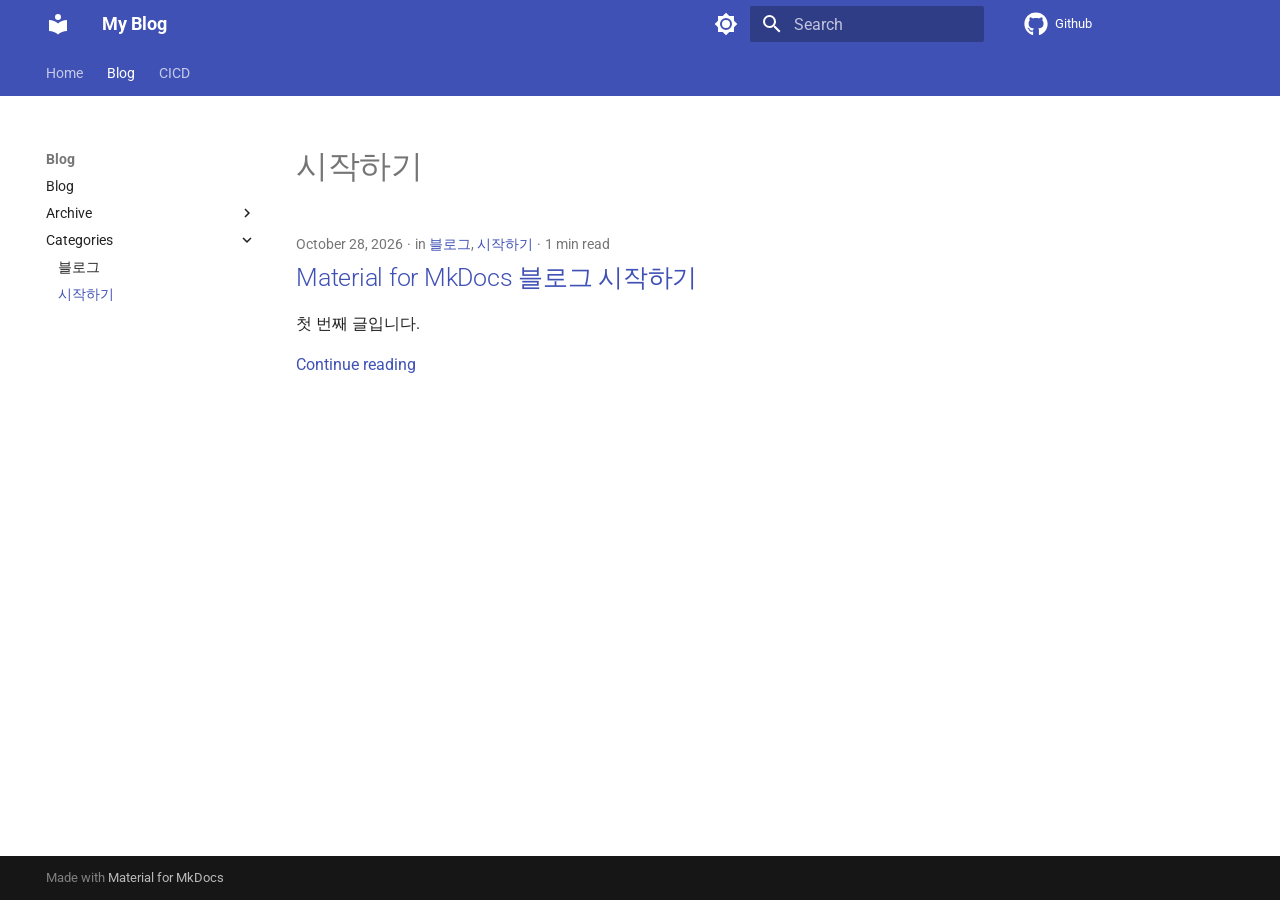
<file: blog/category/시작하기/index.html>
<!doctype html>
<html lang="en" class="no-js">
  <head>
    
      <meta charset="utf-8">
      <meta name="viewport" content="width=device-width,initial-scale=1">
      
        <meta name="description" content="A space for development notes and personal writing">
      
      
      
        <link rel="canonical" href="https://haeyoonjo.github.io/blog/category/%EC%8B%9C%EC%9E%91%ED%95%98%EA%B8%B0/">
      
      
        <link rel="prev" href="../%EB%B8%94%EB%A1%9C%EA%B7%B8/">
      
      
        <link rel="next" href="../../archive/2026/">
      
      
        
      
      
      <link rel="icon" href="../../../assets/images/favicon.png">
      <meta name="generator" content="mkdocs-1.6.1, mkdocs-material-9.8.0">
    
    
      
        <title>시작하기 - My Blog</title>
      
    
    
      <link rel="stylesheet" href="../../../assets/stylesheets/main.57a0d79d.min.css">
      
        
        <link rel="stylesheet" href="../../../assets/stylesheets/palette.fb2fffe2.min.css">
      
      


    
    
      
    
    
      
        
        
        <link rel="preconnect" href="https://fonts.gstatic.com" crossorigin>
        <link rel="stylesheet" href="https://fonts.googleapis.com/css?family=Roboto:300,300i,400,400i,700,700i%7CRoboto+Mono:400,400i,700,700i&display=fallback">
        <style>:root{--md-text-font:"Roboto";--md-code-font:"Roboto Mono"}</style>
      
    
    
    <script>__md_scope=new URL("../../..",location),__md_hash=e=>[...e].reduce(((e,_)=>(e<<5)-e+_.charCodeAt(0)),0),__md_get=(e,_=localStorage,t=__md_scope)=>JSON.parse(_.getItem(t.pathname+"."+e)),__md_set=(e,_,t=localStorage,a=__md_scope)=>{try{t.setItem(a.pathname+"."+e,JSON.stringify(_))}catch(e){}}</script>
    
      

    
    
  </head>
  
  
    
    
      
    
    
    
    
    <body dir="ltr" data-md-color-scheme="default" data-md-color-primary="indigo" data-md-color-accent="indigo">
  
    
    <input class="md-toggle" data-md-toggle="drawer" type="checkbox" id="__drawer" autocomplete="off">
    <input class="md-toggle" data-md-toggle="search" type="checkbox" id="__search" autocomplete="off">
    <label class="md-overlay" for="__drawer"></label>
    <div data-md-component="skip">
      
        
        <a href="#_1" class="md-skip">
          Skip to content
        </a>
      
    </div>
    <div data-md-component="announce">
      
    </div>
    
    
      

<header class="md-header" data-md-component="header">
  <nav class="md-header__inner md-grid" aria-label="Header">
    <a href="../../.." title="My Blog" class="md-header__button md-logo" aria-label="My Blog" data-md-component="logo">
      
  
  <svg xmlns="http://www.w3.org/2000/svg" viewBox="0 0 24 24"><path d="M12 8a3 3 0 0 0 3-3 3 3 0 0 0-3-3 3 3 0 0 0-3 3 3 3 0 0 0 3 3m0 3.54C9.64 9.35 6.5 8 3 8v11c3.5 0 6.64 1.35 9 3.54 2.36-2.19 5.5-3.54 9-3.54V8c-3.5 0-6.64 1.35-9 3.54"/></svg>

    </a>
    <label class="md-header__button md-icon" for="__drawer">
      
      <svg xmlns="http://www.w3.org/2000/svg" viewBox="0 0 24 24"><path d="M3 6h18v2H3zm0 5h18v2H3zm0 5h18v2H3z"/></svg>
    </label>
    <div class="md-header__title" data-md-component="header-title">
      <div class="md-header__ellipsis">
        <div class="md-header__topic">
          <span class="md-ellipsis">
            My Blog
          </span>
        </div>
        <div class="md-header__topic" data-md-component="header-topic">
          <span class="md-ellipsis">
            
              시작하기
            
          </span>
        </div>
      </div>
    </div>
    
      
        <form class="md-header__option" data-md-component="palette">
  
    
    
    
    <input class="md-option" data-md-color-media="" data-md-color-scheme="default" data-md-color-primary="indigo" data-md-color-accent="indigo"  aria-label="Switch to dark mode"  type="radio" name="__palette" id="__palette_0">
    
      <label class="md-header__button md-icon" title="Switch to dark mode" for="__palette_1" hidden>
        <svg xmlns="http://www.w3.org/2000/svg" viewBox="0 0 24 24"><path d="M12 8a4 4 0 0 0-4 4 4 4 0 0 0 4 4 4 4 0 0 0 4-4 4 4 0 0 0-4-4m0 10a6 6 0 0 1-6-6 6 6 0 0 1 6-6 6 6 0 0 1 6 6 6 6 0 0 1-6 6m8-9.31V4h-4.69L12 .69 8.69 4H4v4.69L.69 12 4 15.31V20h4.69L12 23.31 15.31 20H20v-4.69L23.31 12z"/></svg>
      </label>
    
  
    
    
    
    <input class="md-option" data-md-color-media="" data-md-color-scheme="slate" data-md-color-primary="indigo" data-md-color-accent="indigo"  aria-label="Switch to light mode"  type="radio" name="__palette" id="__palette_1">
    
      <label class="md-header__button md-icon" title="Switch to light mode" for="__palette_0" hidden>
        <svg xmlns="http://www.w3.org/2000/svg" viewBox="0 0 24 24"><path d="M12 18c-.89 0-1.74-.2-2.5-.55C11.56 16.5 13 14.42 13 12s-1.44-4.5-3.5-5.45C10.26 6.2 11.11 6 12 6a6 6 0 0 1 6 6 6 6 0 0 1-6 6m8-9.31V4h-4.69L12 .69 8.69 4H4v4.69L.69 12 4 15.31V20h4.69L12 23.31 15.31 20H20v-4.69L23.31 12z"/></svg>
      </label>
    
  
</form>
      
    
    
      <script>var palette=__md_get("__palette");if(palette&&palette.color){if("(prefers-color-scheme)"===palette.color.media){var media=matchMedia("(prefers-color-scheme: light)"),input=document.querySelector(media.matches?"[data-md-color-media='(prefers-color-scheme: light)']":"[data-md-color-media='(prefers-color-scheme: dark)']");palette.color.media=input.getAttribute("data-md-color-media"),palette.color.scheme=input.getAttribute("data-md-color-scheme"),palette.color.primary=input.getAttribute("data-md-color-primary"),palette.color.accent=input.getAttribute("data-md-color-accent")}for(var[key,value]of Object.entries(palette.color))document.body.setAttribute("data-md-color-"+key,value)}</script>
    
    
    
      
      
        <label class="md-header__button md-icon" for="__search">
          
          <svg xmlns="http://www.w3.org/2000/svg" viewBox="0 0 24 24"><path d="M9.5 3A6.5 6.5 0 0 1 16 9.5c0 1.61-.59 3.09-1.56 4.23l.27.27h.79l5 5-1.5 1.5-5-5v-.79l-.27-.27A6.52 6.52 0 0 1 9.5 16 6.5 6.5 0 0 1 3 9.5 6.5 6.5 0 0 1 9.5 3m0 2C7 5 5 7 5 9.5S7 14 9.5 14 14 12 14 9.5 12 5 9.5 5"/></svg>
        </label>
        <div class="md-search" data-md-component="search" role="dialog">
  <label class="md-search__overlay" for="__search"></label>
  <div class="md-search__inner" role="search">
    <form class="md-search__form" name="search">
      <input type="text" class="md-search__input" name="query" aria-label="Search" placeholder="Search" autocapitalize="off" autocorrect="off" autocomplete="off" spellcheck="false" data-md-component="search-query" required>
      <label class="md-search__icon md-icon" for="__search">
        
        <svg xmlns="http://www.w3.org/2000/svg" viewBox="0 0 24 24"><path d="M9.5 3A6.5 6.5 0 0 1 16 9.5c0 1.61-.59 3.09-1.56 4.23l.27.27h.79l5 5-1.5 1.5-5-5v-.79l-.27-.27A6.52 6.52 0 0 1 9.5 16 6.5 6.5 0 0 1 3 9.5 6.5 6.5 0 0 1 9.5 3m0 2C7 5 5 7 5 9.5S7 14 9.5 14 14 12 14 9.5 12 5 9.5 5"/></svg>
        
        <svg xmlns="http://www.w3.org/2000/svg" viewBox="0 0 24 24"><path d="M20 11v2H8l5.5 5.5-1.42 1.42L4.16 12l7.92-7.92L13.5 5.5 8 11z"/></svg>
      </label>
      <nav class="md-search__options" aria-label="Search">
        
        <button type="reset" class="md-search__icon md-icon" title="Clear" aria-label="Clear" tabindex="-1">
          
          <svg xmlns="http://www.w3.org/2000/svg" viewBox="0 0 24 24"><path d="M19 6.41 17.59 5 12 10.59 6.41 5 5 6.41 10.59 12 5 17.59 6.41 19 12 13.41 17.59 19 19 17.59 13.41 12z"/></svg>
        </button>
      </nav>
      
        <div class="md-search__suggest" data-md-component="search-suggest"></div>
      
    </form>
    <div class="md-search__output">
      <div class="md-search__scrollwrap" tabindex="0" data-md-scrollfix>
        <div class="md-search-result" data-md-component="search-result">
          <div class="md-search-result__meta">
            Initializing search
          </div>
          <ol class="md-search-result__list" role="presentation"></ol>
        </div>
      </div>
    </div>
  </div>
</div>
      
    
    
      <div class="md-header__source">
        <a href="https://github.com/HaeyoonJo/haeyoonjo.github.io" title="Go to repository" class="md-source" data-md-component="source">
  <div class="md-source__icon md-icon">
    
    <svg xmlns="http://www.w3.org/2000/svg" viewBox="0 0 512 512"><!--! Font Awesome Free 7.1.0 by @fontawesome - https://fontawesome.com License - https://fontawesome.com/license/free (Icons: CC BY 4.0, Fonts: SIL OFL 1.1, Code: MIT License) Copyright 2025 Fonticons, Inc.--><path d="M173.9 397.4c0 2-2.3 3.6-5.2 3.6-3.3.3-5.6-1.3-5.6-3.6 0-2 2.3-3.6 5.2-3.6 3-.3 5.6 1.3 5.6 3.6m-31.1-4.5c-.7 2 1.3 4.3 4.3 4.9 2.6 1 5.6 0 6.2-2s-1.3-4.3-4.3-5.2c-2.6-.7-5.5.3-6.2 2.3m44.2-1.7c-2.9.7-4.9 2.6-4.6 4.9.3 2 2.9 3.3 5.9 2.6 2.9-.7 4.9-2.6 4.6-4.6-.3-1.9-3-3.2-5.9-2.9M252.8 8C114.1 8 8 113.3 8 252c0 110.9 69.8 205.8 169.5 239.2 12.8 2.3 17.3-5.6 17.3-12.1 0-6.2-.3-40.4-.3-61.4 0 0-70 15-84.7-29.8 0 0-11.4-29.1-27.8-36.6 0 0-22.9-15.7 1.6-15.4 0 0 24.9 2 38.6 25.8 21.9 38.6 58.6 27.5 72.9 20.9 2.3-16 8.8-27.1 16-33.7-55.9-6.2-112.3-14.3-112.3-110.5 0-27.5 7.6-41.3 23.6-58.9-2.6-6.5-11.1-33.3 2.6-67.9 20.9-6.5 69 27 69 27 20-5.6 41.5-8.5 62.8-8.5s42.8 2.9 62.8 8.5c0 0 48.1-33.6 69-27 13.7 34.7 5.2 61.4 2.6 67.9 16 17.7 25.8 31.5 25.8 58.9 0 96.5-58.9 104.2-114.8 110.5 9.2 7.9 17 22.9 17 46.4 0 33.7-.3 75.4-.3 83.6 0 6.5 4.6 14.4 17.3 12.1C436.2 457.8 504 362.9 504 252 504 113.3 391.5 8 252.8 8M105.2 352.9c-1.3 1-1 3.3.7 5.2 1.6 1.6 3.9 2.3 5.2 1 1.3-1 1-3.3-.7-5.2-1.6-1.6-3.9-2.3-5.2-1m-10.8-8.1c-.7 1.3.3 2.9 2.3 3.9 1.6 1 3.6.7 4.3-.7.7-1.3-.3-2.9-2.3-3.9-2-.6-3.6-.3-4.3.7m32.4 35.6c-1.6 1.3-1 4.3 1.3 6.2 2.3 2.3 5.2 2.6 6.5 1 1.3-1.3.7-4.3-1.3-6.2-2.2-2.3-5.2-2.6-6.5-1m-11.4-14.7c-1.6 1-1.6 3.6 0 5.9s4.3 3.3 5.6 2.3c1.6-1.3 1.6-3.9 0-6.2-1.4-2.3-4-3.3-5.6-2"/></svg>
  </div>
  <div class="md-source__repository">
    Github
  </div>
</a>
      </div>
    
  </nav>
  
</header>
    
    <div class="md-container" data-md-component="container">
      
      
        
          
            
<nav class="md-tabs" aria-label="Tabs" data-md-component="tabs">
  <div class="md-grid">
    <ul class="md-tabs__list">
      
        
  
  
  
  
    <li class="md-tabs__item">
      <a href="../../.." class="md-tabs__link">
        
  
  
    
  
  Home

      </a>
    </li>
  

      
        
  
  
  
    
  
  
    
    
      <li class="md-tabs__item md-tabs__item--active">
        <a href="../../" class="md-tabs__link">
          
  
  
  Blog

        </a>
      </li>
    
  

      
        
  
  
  
  
    
    
      <li class="md-tabs__item">
        <a href="../../../cicd/cicd-test/" class="md-tabs__link">
          
  
  
  CICD

        </a>
      </li>
    
  

      
    </ul>
  </div>
</nav>
          
        
      
      <main class="md-main" data-md-component="main">
        <div class="md-main__inner md-grid">
          
            
              
              <div class="md-sidebar md-sidebar--primary" data-md-component="sidebar" data-md-type="navigation" >
                <div class="md-sidebar__scrollwrap">
                  <div class="md-sidebar__inner">
                    


  


<nav class="md-nav md-nav--primary md-nav--lifted" aria-label="Navigation" data-md-level="0">
  <label class="md-nav__title" for="__drawer">
    <a href="../../.." title="My Blog" class="md-nav__button md-logo" aria-label="My Blog" data-md-component="logo">
      
  
  <svg xmlns="http://www.w3.org/2000/svg" viewBox="0 0 24 24"><path d="M12 8a3 3 0 0 0 3-3 3 3 0 0 0-3-3 3 3 0 0 0-3 3 3 3 0 0 0 3 3m0 3.54C9.64 9.35 6.5 8 3 8v11c3.5 0 6.64 1.35 9 3.54 2.36-2.19 5.5-3.54 9-3.54V8c-3.5 0-6.64 1.35-9 3.54"/></svg>

    </a>
    My Blog
  </label>
  
    <div class="md-nav__source">
      <a href="https://github.com/HaeyoonJo/haeyoonjo.github.io" title="Go to repository" class="md-source" data-md-component="source">
  <div class="md-source__icon md-icon">
    
    <svg xmlns="http://www.w3.org/2000/svg" viewBox="0 0 512 512"><!--! Font Awesome Free 7.1.0 by @fontawesome - https://fontawesome.com License - https://fontawesome.com/license/free (Icons: CC BY 4.0, Fonts: SIL OFL 1.1, Code: MIT License) Copyright 2025 Fonticons, Inc.--><path d="M173.9 397.4c0 2-2.3 3.6-5.2 3.6-3.3.3-5.6-1.3-5.6-3.6 0-2 2.3-3.6 5.2-3.6 3-.3 5.6 1.3 5.6 3.6m-31.1-4.5c-.7 2 1.3 4.3 4.3 4.9 2.6 1 5.6 0 6.2-2s-1.3-4.3-4.3-5.2c-2.6-.7-5.5.3-6.2 2.3m44.2-1.7c-2.9.7-4.9 2.6-4.6 4.9.3 2 2.9 3.3 5.9 2.6 2.9-.7 4.9-2.6 4.6-4.6-.3-1.9-3-3.2-5.9-2.9M252.8 8C114.1 8 8 113.3 8 252c0 110.9 69.8 205.8 169.5 239.2 12.8 2.3 17.3-5.6 17.3-12.1 0-6.2-.3-40.4-.3-61.4 0 0-70 15-84.7-29.8 0 0-11.4-29.1-27.8-36.6 0 0-22.9-15.7 1.6-15.4 0 0 24.9 2 38.6 25.8 21.9 38.6 58.6 27.5 72.9 20.9 2.3-16 8.8-27.1 16-33.7-55.9-6.2-112.3-14.3-112.3-110.5 0-27.5 7.6-41.3 23.6-58.9-2.6-6.5-11.1-33.3 2.6-67.9 20.9-6.5 69 27 69 27 20-5.6 41.5-8.5 62.8-8.5s42.8 2.9 62.8 8.5c0 0 48.1-33.6 69-27 13.7 34.7 5.2 61.4 2.6 67.9 16 17.7 25.8 31.5 25.8 58.9 0 96.5-58.9 104.2-114.8 110.5 9.2 7.9 17 22.9 17 46.4 0 33.7-.3 75.4-.3 83.6 0 6.5 4.6 14.4 17.3 12.1C436.2 457.8 504 362.9 504 252 504 113.3 391.5 8 252.8 8M105.2 352.9c-1.3 1-1 3.3.7 5.2 1.6 1.6 3.9 2.3 5.2 1 1.3-1 1-3.3-.7-5.2-1.6-1.6-3.9-2.3-5.2-1m-10.8-8.1c-.7 1.3.3 2.9 2.3 3.9 1.6 1 3.6.7 4.3-.7.7-1.3-.3-2.9-2.3-3.9-2-.6-3.6-.3-4.3.7m32.4 35.6c-1.6 1.3-1 4.3 1.3 6.2 2.3 2.3 5.2 2.6 6.5 1 1.3-1.3.7-4.3-1.3-6.2-2.2-2.3-5.2-2.6-6.5-1m-11.4-14.7c-1.6 1-1.6 3.6 0 5.9s4.3 3.3 5.6 2.3c1.6-1.3 1.6-3.9 0-6.2-1.4-2.3-4-3.3-5.6-2"/></svg>
  </div>
  <div class="md-source__repository">
    Github
  </div>
</a>
    </div>
  
  <ul class="md-nav__list" data-md-scrollfix>
    
      
      
  
  
  
  
    <li class="md-nav__item">
      <a href="../../.." class="md-nav__link">
        
  
  
  <span class="md-ellipsis">
    
  
    Home
  

    
  </span>
  
  

      </a>
    </li>
  

    
      
      
  
  
    
  
  
  
    
    
    
    
      
        
        
      
      
    
    
    <li class="md-nav__item md-nav__item--active md-nav__item--section md-nav__item--nested">
      
        
        
        <input class="md-nav__toggle md-toggle " type="checkbox" id="__nav_2" checked>
        
          
          <label class="md-nav__link" for="__nav_2" id="__nav_2_label" tabindex="">
            
  
  
  <span class="md-ellipsis">
    
  
    Blog
  

    
  </span>
  
  

            <span class="md-nav__icon md-icon"></span>
          </label>
        
        <nav class="md-nav" data-md-level="1" aria-labelledby="__nav_2_label" aria-expanded="true">
          <label class="md-nav__title" for="__nav_2">
            <span class="md-nav__icon md-icon"></span>
            
  
    Blog
  

          </label>
          <ul class="md-nav__list" data-md-scrollfix>
            
              
                
  
  
  
    
  
  
    <li class="md-nav__item">
      <a href="../../" class="md-nav__link">
        
  
  
  <span class="md-ellipsis">
    
  
    Blog
  

    
  </span>
  
  

      </a>
    </li>
  

              
            
              
                
  
  
  
  
    
    
    
    
      
      
    
    
    <li class="md-nav__item md-nav__item--nested">
      
        
        
        <input class="md-nav__toggle md-toggle " type="checkbox" id="__nav_2_2" >
        
          
          <label class="md-nav__link" for="__nav_2_2" id="__nav_2_2_label" tabindex="0">
            
  
  
  <span class="md-ellipsis">
    
  
    Archive
  

    
  </span>
  
  

            <span class="md-nav__icon md-icon"></span>
          </label>
        
        <nav class="md-nav" data-md-level="2" aria-labelledby="__nav_2_2_label" aria-expanded="false">
          <label class="md-nav__title" for="__nav_2_2">
            <span class="md-nav__icon md-icon"></span>
            
  
    Archive
  

          </label>
          <ul class="md-nav__list" data-md-scrollfix>
            
              
                
  
  
  
    
  
  
    <li class="md-nav__item">
      <a href="../../archive/2026/" class="md-nav__link">
        
  
  
  <span class="md-ellipsis">
    
  
    2026
  

    
  </span>
  
  

      </a>
    </li>
  

              
            
          </ul>
        </nav>
      
    </li>
  

              
            
              
                
  
  
    
  
  
  
    
    
    
    
      
      
    
    
    <li class="md-nav__item md-nav__item--active md-nav__item--nested">
      
        
        
        <input class="md-nav__toggle md-toggle " type="checkbox" id="__nav_2_3" checked>
        
          
          <label class="md-nav__link" for="__nav_2_3" id="__nav_2_3_label" tabindex="0">
            
  
  
  <span class="md-ellipsis">
    
  
    Categories
  

    
  </span>
  
  

            <span class="md-nav__icon md-icon"></span>
          </label>
        
        <nav class="md-nav" data-md-level="2" aria-labelledby="__nav_2_3_label" aria-expanded="true">
          <label class="md-nav__title" for="__nav_2_3">
            <span class="md-nav__icon md-icon"></span>
            
  
    Categories
  

          </label>
          <ul class="md-nav__list" data-md-scrollfix>
            
              
                
  
  
  
    
  
  
    <li class="md-nav__item">
      <a href="../%EB%B8%94%EB%A1%9C%EA%B7%B8/" class="md-nav__link">
        
  
  
  <span class="md-ellipsis">
    
  
    블로그
  

    
  </span>
  
  

      </a>
    </li>
  

              
            
              
                
  
  
    
  
  
    
      
    
  
  
    <li class="md-nav__item md-nav__item--active">
      
      <input class="md-nav__toggle md-toggle" type="checkbox" id="__toc">
      
      
        
      
      
      <a href="./" class="md-nav__link md-nav__link--active">
        
  
  
  <span class="md-ellipsis">
    
  
    시작하기
  

    
  </span>
  
  

      </a>
      
    </li>
  

              
            
          </ul>
        </nav>
      
    </li>
  

              
            
          </ul>
        </nav>
      
    </li>
  

    
      
      
  
  
  
  
    
    
    
    
      
      
    
    
    <li class="md-nav__item md-nav__item--nested">
      
        
        
        <input class="md-nav__toggle md-toggle " type="checkbox" id="__nav_3" >
        
          
          <label class="md-nav__link" for="__nav_3" id="__nav_3_label" tabindex="0">
            
  
  
  <span class="md-ellipsis">
    
  
    CICD
  

    
  </span>
  
  

            <span class="md-nav__icon md-icon"></span>
          </label>
        
        <nav class="md-nav" data-md-level="1" aria-labelledby="__nav_3_label" aria-expanded="false">
          <label class="md-nav__title" for="__nav_3">
            <span class="md-nav__icon md-icon"></span>
            
  
    CICD
  

          </label>
          <ul class="md-nav__list" data-md-scrollfix>
            
              
                
  
  
  
  
    <li class="md-nav__item">
      <a href="../../../cicd/cicd-test/" class="md-nav__link">
        
  
  
  <span class="md-ellipsis">
    
  
    Docker 기초
  

    
  </span>
  
  

      </a>
    </li>
  

              
            
          </ul>
        </nav>
      
    </li>
  

    
  </ul>
</nav>
                  </div>
                </div>
              </div>
            
            
              
              <div class="md-sidebar md-sidebar--secondary" data-md-component="sidebar" data-md-type="toc" >
                <div class="md-sidebar__scrollwrap">
                  <div class="md-sidebar__inner">
                    

<nav class="md-nav md-nav--secondary" aria-label="Table of contents">
  
  
  
    
  
  
</nav>
                  </div>
                </div>
              </div>
            
          
          
  <div class="md-content" data-md-component="content">
    <div class="md-content__inner">
      <header class="md-typeset">
        <h1 id="_1">시작하기</h1>
      </header>
      
        <article class="md-post md-post--excerpt">
  <header class="md-post__header">
    
    <div class="md-post__meta md-meta">
      <ul class="md-meta__list">
        <li class="md-meta__item">
          <time datetime="2026-10-28 00:00:00+00:00">October 28, 2026</time></li>
        
          <li class="md-meta__item">
            in
            
              <a href="../%EB%B8%94%EB%A1%9C%EA%B7%B8/" class="md-meta__link">블로그</a>, 
              <a href="./" class="md-meta__link">시작하기</a></li>
        
        
          
          <li class="md-meta__item">
            
              1 min read
            
          </li>
        
        
      </ul>
      
    </div>
  </header>
  <div class="md-post__content md-typeset">
    <h2 id="material-for-mkdocs"><a class="toclink" href="../../2026/10/28/material-for-mkdocs-%EB%B8%94%EB%A1%9C%EA%B7%B8-%EC%8B%9C%EC%9E%91%ED%95%98%EA%B8%B0/">Material for MkDocs 블로그 시작하기</a></h2>
<p>첫 번째 글입니다.</p>

    
      <nav class="md-post__action">
        <a href="../../2026/10/28/material-for-mkdocs-%EB%B8%94%EB%A1%9C%EA%B7%B8-%EC%8B%9C%EC%9E%91%ED%95%98%EA%B8%B0/">
          Continue reading
        </a>
      </nav>
    
    
  </div>
</article>
      
      
        
          



<nav class="md-pagination">
  
</nav>
        
      
    </div>
  </div>

          
<script>var target=document.getElementById(location.hash.slice(1));target&&target.name&&(target.checked=target.name.startsWith("__tabbed_"))</script>
        </div>
        
          <button type="button" class="md-top md-icon" data-md-component="top" hidden>
  
  <svg xmlns="http://www.w3.org/2000/svg" viewBox="0 0 24 24"><path d="M13 20h-2V8l-5.5 5.5-1.42-1.42L12 4.16l7.92 7.92-1.42 1.42L13 8z"/></svg>
  Back to top
</button>
        
      </main>
      
        <footer class="md-footer">
  
  <div class="md-footer-meta md-typeset">
    <div class="md-footer-meta__inner md-grid">
      <div class="md-copyright">
  
  
    Made with
    <a href="https://squidfunk.github.io/mkdocs-material/" target="_blank" rel="noopener">
      Material for MkDocs
    </a>
  
</div>
      
    </div>
  </div>
</footer>
      
    </div>
    <div class="md-dialog" data-md-component="dialog">
      <div class="md-dialog__inner md-typeset"></div>
    </div>
    
    
    
      
      
      <script id="__config" type="application/json">{"annotate": null, "base": "../../..", "features": ["navigation.tabs", "navigation.top", "search.suggest", "search.highlight", "content.code.copy"], "search": "../../../assets/javascripts/workers/search.a7633da7.min.js", "tags": null, "translations": {"clipboard.copied": "Copied to clipboard", "clipboard.copy": "Copy to clipboard", "search.result.more.one": "1 more on this page", "search.result.more.other": "# more on this page", "search.result.none": "No matching documents", "search.result.one": "1 matching document", "search.result.other": "# matching documents", "search.result.placeholder": "Type to start searching", "search.result.term.missing": "Missing", "select.version": "Select version"}, "version": null}</script>
    
    
      <script src="../../../assets/javascripts/bundle.c21346df.min.js"></script>
      
    
  </body>
</html>
</file>
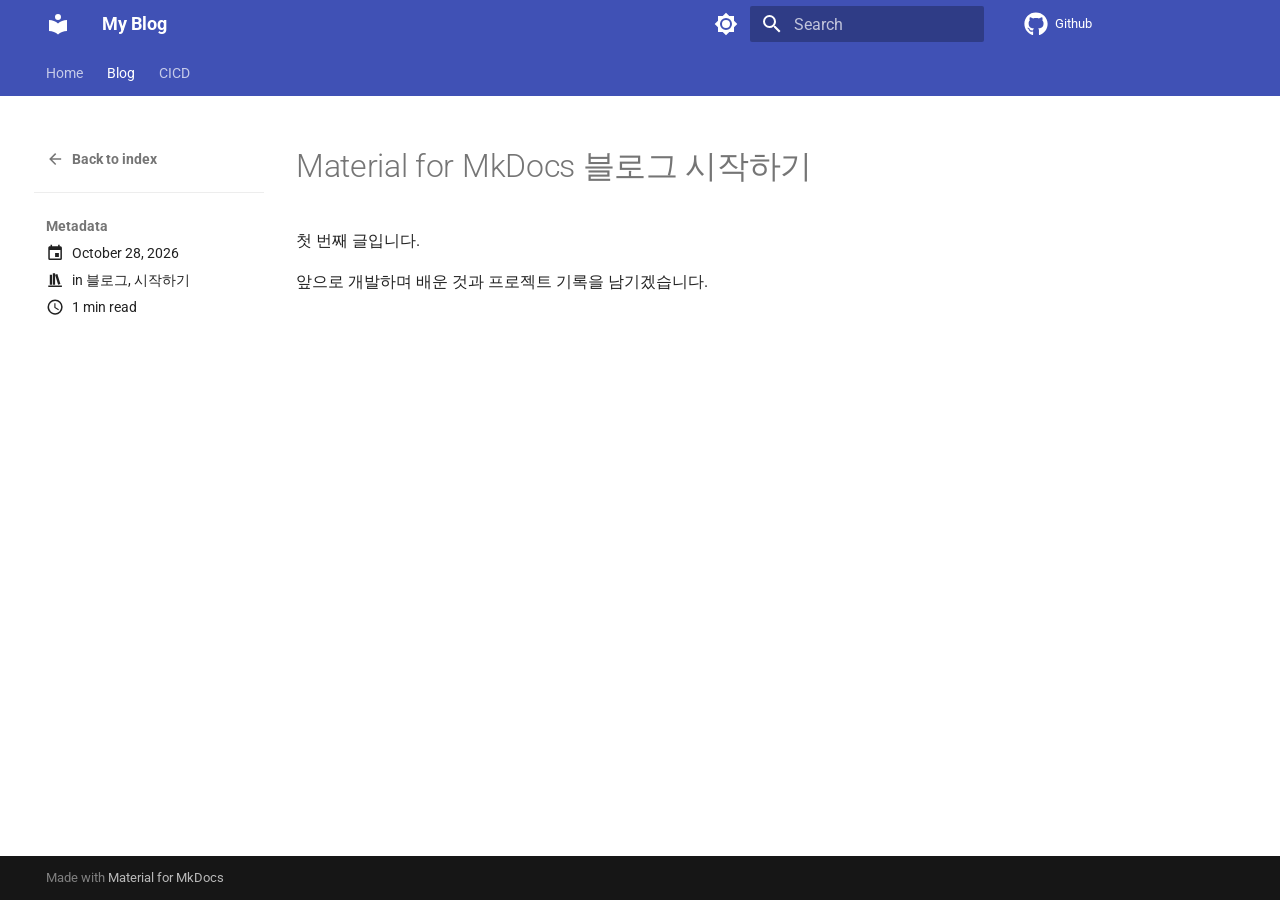
<file: blog/2026/10/28/material-for-mkdocs-블로그-시작하기/index.html>
<!doctype html>
<html lang="en" class="no-js">
  <head>
    
      <meta charset="utf-8">
      <meta name="viewport" content="width=device-width,initial-scale=1">
      
        <meta name="description" content="A space for development notes and personal writing">
      
      
      
        <link rel="canonical" href="https://haeyoonjo.github.io/blog/2026/10/28/material-for-mkdocs-%EB%B8%94%EB%A1%9C%EA%B7%B8-%EC%8B%9C%EC%9E%91%ED%95%98%EA%B8%B0/">
      
      
      
      
        
      
      
      <link rel="icon" href="../../../../../assets/images/favicon.png">
      <meta name="generator" content="mkdocs-1.6.1, mkdocs-material-9.8.0">
    
    
      
        <title>Material for MkDocs 블로그 시작하기 - My Blog</title>
      
    
    
      <link rel="stylesheet" href="../../../../../assets/stylesheets/main.57a0d79d.min.css">
      
        
        <link rel="stylesheet" href="../../../../../assets/stylesheets/palette.fb2fffe2.min.css">
      
      


    
    
      
    
    
      
        
        
        <link rel="preconnect" href="https://fonts.gstatic.com" crossorigin>
        <link rel="stylesheet" href="https://fonts.googleapis.com/css?family=Roboto:300,300i,400,400i,700,700i%7CRoboto+Mono:400,400i,700,700i&display=fallback">
        <style>:root{--md-text-font:"Roboto";--md-code-font:"Roboto Mono"}</style>
      
    
    
    <script>__md_scope=new URL("../../../../..",location),__md_hash=e=>[...e].reduce(((e,_)=>(e<<5)-e+_.charCodeAt(0)),0),__md_get=(e,_=localStorage,t=__md_scope)=>JSON.parse(_.getItem(t.pathname+"."+e)),__md_set=(e,_,t=localStorage,a=__md_scope)=>{try{t.setItem(a.pathname+"."+e,JSON.stringify(_))}catch(e){}}</script>
    
      

    
    
  </head>
  
  
    
    
      
    
    
    
    
    <body dir="ltr" data-md-color-scheme="default" data-md-color-primary="indigo" data-md-color-accent="indigo">
  
    
    <input class="md-toggle" data-md-toggle="drawer" type="checkbox" id="__drawer" autocomplete="off">
    <input class="md-toggle" data-md-toggle="search" type="checkbox" id="__search" autocomplete="off">
    <label class="md-overlay" for="__drawer"></label>
    <div data-md-component="skip">
      
        
        <a href="#material-for-mkdocs" class="md-skip">
          Skip to content
        </a>
      
    </div>
    <div data-md-component="announce">
      
    </div>
    
    
      

<header class="md-header" data-md-component="header">
  <nav class="md-header__inner md-grid" aria-label="Header">
    <a href="../../../../.." title="My Blog" class="md-header__button md-logo" aria-label="My Blog" data-md-component="logo">
      
  
  <svg xmlns="http://www.w3.org/2000/svg" viewBox="0 0 24 24"><path d="M12 8a3 3 0 0 0 3-3 3 3 0 0 0-3-3 3 3 0 0 0-3 3 3 3 0 0 0 3 3m0 3.54C9.64 9.35 6.5 8 3 8v11c3.5 0 6.64 1.35 9 3.54 2.36-2.19 5.5-3.54 9-3.54V8c-3.5 0-6.64 1.35-9 3.54"/></svg>

    </a>
    <label class="md-header__button md-icon" for="__drawer">
      
      <svg xmlns="http://www.w3.org/2000/svg" viewBox="0 0 24 24"><path d="M3 6h18v2H3zm0 5h18v2H3zm0 5h18v2H3z"/></svg>
    </label>
    <div class="md-header__title" data-md-component="header-title">
      <div class="md-header__ellipsis">
        <div class="md-header__topic">
          <span class="md-ellipsis">
            My Blog
          </span>
        </div>
        <div class="md-header__topic" data-md-component="header-topic">
          <span class="md-ellipsis">
            
              Material for MkDocs 블로그 시작하기
            
          </span>
        </div>
      </div>
    </div>
    
      
        <form class="md-header__option" data-md-component="palette">
  
    
    
    
    <input class="md-option" data-md-color-media="" data-md-color-scheme="default" data-md-color-primary="indigo" data-md-color-accent="indigo"  aria-label="Switch to dark mode"  type="radio" name="__palette" id="__palette_0">
    
      <label class="md-header__button md-icon" title="Switch to dark mode" for="__palette_1" hidden>
        <svg xmlns="http://www.w3.org/2000/svg" viewBox="0 0 24 24"><path d="M12 8a4 4 0 0 0-4 4 4 4 0 0 0 4 4 4 4 0 0 0 4-4 4 4 0 0 0-4-4m0 10a6 6 0 0 1-6-6 6 6 0 0 1 6-6 6 6 0 0 1 6 6 6 6 0 0 1-6 6m8-9.31V4h-4.69L12 .69 8.69 4H4v4.69L.69 12 4 15.31V20h4.69L12 23.31 15.31 20H20v-4.69L23.31 12z"/></svg>
      </label>
    
  
    
    
    
    <input class="md-option" data-md-color-media="" data-md-color-scheme="slate" data-md-color-primary="indigo" data-md-color-accent="indigo"  aria-label="Switch to light mode"  type="radio" name="__palette" id="__palette_1">
    
      <label class="md-header__button md-icon" title="Switch to light mode" for="__palette_0" hidden>
        <svg xmlns="http://www.w3.org/2000/svg" viewBox="0 0 24 24"><path d="M12 18c-.89 0-1.74-.2-2.5-.55C11.56 16.5 13 14.42 13 12s-1.44-4.5-3.5-5.45C10.26 6.2 11.11 6 12 6a6 6 0 0 1 6 6 6 6 0 0 1-6 6m8-9.31V4h-4.69L12 .69 8.69 4H4v4.69L.69 12 4 15.31V20h4.69L12 23.31 15.31 20H20v-4.69L23.31 12z"/></svg>
      </label>
    
  
</form>
      
    
    
      <script>var palette=__md_get("__palette");if(palette&&palette.color){if("(prefers-color-scheme)"===palette.color.media){var media=matchMedia("(prefers-color-scheme: light)"),input=document.querySelector(media.matches?"[data-md-color-media='(prefers-color-scheme: light)']":"[data-md-color-media='(prefers-color-scheme: dark)']");palette.color.media=input.getAttribute("data-md-color-media"),palette.color.scheme=input.getAttribute("data-md-color-scheme"),palette.color.primary=input.getAttribute("data-md-color-primary"),palette.color.accent=input.getAttribute("data-md-color-accent")}for(var[key,value]of Object.entries(palette.color))document.body.setAttribute("data-md-color-"+key,value)}</script>
    
    
    
      
      
        <label class="md-header__button md-icon" for="__search">
          
          <svg xmlns="http://www.w3.org/2000/svg" viewBox="0 0 24 24"><path d="M9.5 3A6.5 6.5 0 0 1 16 9.5c0 1.61-.59 3.09-1.56 4.23l.27.27h.79l5 5-1.5 1.5-5-5v-.79l-.27-.27A6.52 6.52 0 0 1 9.5 16 6.5 6.5 0 0 1 3 9.5 6.5 6.5 0 0 1 9.5 3m0 2C7 5 5 7 5 9.5S7 14 9.5 14 14 12 14 9.5 12 5 9.5 5"/></svg>
        </label>
        <div class="md-search" data-md-component="search" role="dialog">
  <label class="md-search__overlay" for="__search"></label>
  <div class="md-search__inner" role="search">
    <form class="md-search__form" name="search">
      <input type="text" class="md-search__input" name="query" aria-label="Search" placeholder="Search" autocapitalize="off" autocorrect="off" autocomplete="off" spellcheck="false" data-md-component="search-query" required>
      <label class="md-search__icon md-icon" for="__search">
        
        <svg xmlns="http://www.w3.org/2000/svg" viewBox="0 0 24 24"><path d="M9.5 3A6.5 6.5 0 0 1 16 9.5c0 1.61-.59 3.09-1.56 4.23l.27.27h.79l5 5-1.5 1.5-5-5v-.79l-.27-.27A6.52 6.52 0 0 1 9.5 16 6.5 6.5 0 0 1 3 9.5 6.5 6.5 0 0 1 9.5 3m0 2C7 5 5 7 5 9.5S7 14 9.5 14 14 12 14 9.5 12 5 9.5 5"/></svg>
        
        <svg xmlns="http://www.w3.org/2000/svg" viewBox="0 0 24 24"><path d="M20 11v2H8l5.5 5.5-1.42 1.42L4.16 12l7.92-7.92L13.5 5.5 8 11z"/></svg>
      </label>
      <nav class="md-search__options" aria-label="Search">
        
        <button type="reset" class="md-search__icon md-icon" title="Clear" aria-label="Clear" tabindex="-1">
          
          <svg xmlns="http://www.w3.org/2000/svg" viewBox="0 0 24 24"><path d="M19 6.41 17.59 5 12 10.59 6.41 5 5 6.41 10.59 12 5 17.59 6.41 19 12 13.41 17.59 19 19 17.59 13.41 12z"/></svg>
        </button>
      </nav>
      
        <div class="md-search__suggest" data-md-component="search-suggest"></div>
      
    </form>
    <div class="md-search__output">
      <div class="md-search__scrollwrap" tabindex="0" data-md-scrollfix>
        <div class="md-search-result" data-md-component="search-result">
          <div class="md-search-result__meta">
            Initializing search
          </div>
          <ol class="md-search-result__list" role="presentation"></ol>
        </div>
      </div>
    </div>
  </div>
</div>
      
    
    
      <div class="md-header__source">
        <a href="https://github.com/HaeyoonJo/haeyoonjo.github.io" title="Go to repository" class="md-source" data-md-component="source">
  <div class="md-source__icon md-icon">
    
    <svg xmlns="http://www.w3.org/2000/svg" viewBox="0 0 512 512"><!--! Font Awesome Free 7.1.0 by @fontawesome - https://fontawesome.com License - https://fontawesome.com/license/free (Icons: CC BY 4.0, Fonts: SIL OFL 1.1, Code: MIT License) Copyright 2025 Fonticons, Inc.--><path d="M173.9 397.4c0 2-2.3 3.6-5.2 3.6-3.3.3-5.6-1.3-5.6-3.6 0-2 2.3-3.6 5.2-3.6 3-.3 5.6 1.3 5.6 3.6m-31.1-4.5c-.7 2 1.3 4.3 4.3 4.9 2.6 1 5.6 0 6.2-2s-1.3-4.3-4.3-5.2c-2.6-.7-5.5.3-6.2 2.3m44.2-1.7c-2.9.7-4.9 2.6-4.6 4.9.3 2 2.9 3.3 5.9 2.6 2.9-.7 4.9-2.6 4.6-4.6-.3-1.9-3-3.2-5.9-2.9M252.8 8C114.1 8 8 113.3 8 252c0 110.9 69.8 205.8 169.5 239.2 12.8 2.3 17.3-5.6 17.3-12.1 0-6.2-.3-40.4-.3-61.4 0 0-70 15-84.7-29.8 0 0-11.4-29.1-27.8-36.6 0 0-22.9-15.7 1.6-15.4 0 0 24.9 2 38.6 25.8 21.9 38.6 58.6 27.5 72.9 20.9 2.3-16 8.8-27.1 16-33.7-55.9-6.2-112.3-14.3-112.3-110.5 0-27.5 7.6-41.3 23.6-58.9-2.6-6.5-11.1-33.3 2.6-67.9 20.9-6.5 69 27 69 27 20-5.6 41.5-8.5 62.8-8.5s42.8 2.9 62.8 8.5c0 0 48.1-33.6 69-27 13.7 34.7 5.2 61.4 2.6 67.9 16 17.7 25.8 31.5 25.8 58.9 0 96.5-58.9 104.2-114.8 110.5 9.2 7.9 17 22.9 17 46.4 0 33.7-.3 75.4-.3 83.6 0 6.5 4.6 14.4 17.3 12.1C436.2 457.8 504 362.9 504 252 504 113.3 391.5 8 252.8 8M105.2 352.9c-1.3 1-1 3.3.7 5.2 1.6 1.6 3.9 2.3 5.2 1 1.3-1 1-3.3-.7-5.2-1.6-1.6-3.9-2.3-5.2-1m-10.8-8.1c-.7 1.3.3 2.9 2.3 3.9 1.6 1 3.6.7 4.3-.7.7-1.3-.3-2.9-2.3-3.9-2-.6-3.6-.3-4.3.7m32.4 35.6c-1.6 1.3-1 4.3 1.3 6.2 2.3 2.3 5.2 2.6 6.5 1 1.3-1.3.7-4.3-1.3-6.2-2.2-2.3-5.2-2.6-6.5-1m-11.4-14.7c-1.6 1-1.6 3.6 0 5.9s4.3 3.3 5.6 2.3c1.6-1.3 1.6-3.9 0-6.2-1.4-2.3-4-3.3-5.6-2"/></svg>
  </div>
  <div class="md-source__repository">
    Github
  </div>
</a>
      </div>
    
  </nav>
  
</header>
    
    <div class="md-container" data-md-component="container">
      
      
        
          
            
<nav class="md-tabs" aria-label="Tabs" data-md-component="tabs">
  <div class="md-grid">
    <ul class="md-tabs__list">
      
        
  
  
  
  
    <li class="md-tabs__item">
      <a href="../../../../.." class="md-tabs__link">
        
  
  
    
  
  Home

      </a>
    </li>
  

      
        
  
  
  
    
  
  
    
    
      <li class="md-tabs__item md-tabs__item--active">
        <a href="../../../../" class="md-tabs__link">
          
  
  
  Blog

        </a>
      </li>
    
  

      
        
  
  
  
  
    
    
      <li class="md-tabs__item">
        <a href="../../../../../cicd/cicd-test/" class="md-tabs__link">
          
  
  
  CICD

        </a>
      </li>
    
  

      
    </ul>
  </div>
</nav>
          
        
      
      <main class="md-main" data-md-component="main">
        <div class="md-main__inner md-grid">
          
            
              
                
              
              <div class="md-sidebar md-sidebar--primary" data-md-component="sidebar" data-md-type="navigation" hidden>
                <div class="md-sidebar__scrollwrap">
                  <div class="md-sidebar__inner">
                    


  


<nav class="md-nav md-nav--primary md-nav--lifted" aria-label="Navigation" data-md-level="0">
  <label class="md-nav__title" for="__drawer">
    <a href="../../../../.." title="My Blog" class="md-nav__button md-logo" aria-label="My Blog" data-md-component="logo">
      
  
  <svg xmlns="http://www.w3.org/2000/svg" viewBox="0 0 24 24"><path d="M12 8a3 3 0 0 0 3-3 3 3 0 0 0-3-3 3 3 0 0 0-3 3 3 3 0 0 0 3 3m0 3.54C9.64 9.35 6.5 8 3 8v11c3.5 0 6.64 1.35 9 3.54 2.36-2.19 5.5-3.54 9-3.54V8c-3.5 0-6.64 1.35-9 3.54"/></svg>

    </a>
    My Blog
  </label>
  
    <div class="md-nav__source">
      <a href="https://github.com/HaeyoonJo/haeyoonjo.github.io" title="Go to repository" class="md-source" data-md-component="source">
  <div class="md-source__icon md-icon">
    
    <svg xmlns="http://www.w3.org/2000/svg" viewBox="0 0 512 512"><!--! Font Awesome Free 7.1.0 by @fontawesome - https://fontawesome.com License - https://fontawesome.com/license/free (Icons: CC BY 4.0, Fonts: SIL OFL 1.1, Code: MIT License) Copyright 2025 Fonticons, Inc.--><path d="M173.9 397.4c0 2-2.3 3.6-5.2 3.6-3.3.3-5.6-1.3-5.6-3.6 0-2 2.3-3.6 5.2-3.6 3-.3 5.6 1.3 5.6 3.6m-31.1-4.5c-.7 2 1.3 4.3 4.3 4.9 2.6 1 5.6 0 6.2-2s-1.3-4.3-4.3-5.2c-2.6-.7-5.5.3-6.2 2.3m44.2-1.7c-2.9.7-4.9 2.6-4.6 4.9.3 2 2.9 3.3 5.9 2.6 2.9-.7 4.9-2.6 4.6-4.6-.3-1.9-3-3.2-5.9-2.9M252.8 8C114.1 8 8 113.3 8 252c0 110.9 69.8 205.8 169.5 239.2 12.8 2.3 17.3-5.6 17.3-12.1 0-6.2-.3-40.4-.3-61.4 0 0-70 15-84.7-29.8 0 0-11.4-29.1-27.8-36.6 0 0-22.9-15.7 1.6-15.4 0 0 24.9 2 38.6 25.8 21.9 38.6 58.6 27.5 72.9 20.9 2.3-16 8.8-27.1 16-33.7-55.9-6.2-112.3-14.3-112.3-110.5 0-27.5 7.6-41.3 23.6-58.9-2.6-6.5-11.1-33.3 2.6-67.9 20.9-6.5 69 27 69 27 20-5.6 41.5-8.5 62.8-8.5s42.8 2.9 62.8 8.5c0 0 48.1-33.6 69-27 13.7 34.7 5.2 61.4 2.6 67.9 16 17.7 25.8 31.5 25.8 58.9 0 96.5-58.9 104.2-114.8 110.5 9.2 7.9 17 22.9 17 46.4 0 33.7-.3 75.4-.3 83.6 0 6.5 4.6 14.4 17.3 12.1C436.2 457.8 504 362.9 504 252 504 113.3 391.5 8 252.8 8M105.2 352.9c-1.3 1-1 3.3.7 5.2 1.6 1.6 3.9 2.3 5.2 1 1.3-1 1-3.3-.7-5.2-1.6-1.6-3.9-2.3-5.2-1m-10.8-8.1c-.7 1.3.3 2.9 2.3 3.9 1.6 1 3.6.7 4.3-.7.7-1.3-.3-2.9-2.3-3.9-2-.6-3.6-.3-4.3.7m32.4 35.6c-1.6 1.3-1 4.3 1.3 6.2 2.3 2.3 5.2 2.6 6.5 1 1.3-1.3.7-4.3-1.3-6.2-2.2-2.3-5.2-2.6-6.5-1m-11.4-14.7c-1.6 1-1.6 3.6 0 5.9s4.3 3.3 5.6 2.3c1.6-1.3 1.6-3.9 0-6.2-1.4-2.3-4-3.3-5.6-2"/></svg>
  </div>
  <div class="md-source__repository">
    Github
  </div>
</a>
    </div>
  
  <ul class="md-nav__list" data-md-scrollfix>
    
      
      
  
  
  
  
    <li class="md-nav__item">
      <a href="../../../../.." class="md-nav__link">
        
  
  
  <span class="md-ellipsis">
    
  
    Home
  

    
  </span>
  
  

      </a>
    </li>
  

    
      
      
  
  
    
  
  
  
    
    
    
    
      
        
        
      
      
    
    
    <li class="md-nav__item md-nav__item--active md-nav__item--section md-nav__item--nested">
      
        
        
        <input class="md-nav__toggle md-toggle " type="checkbox" id="__nav_2" checked>
        
          
          <label class="md-nav__link" for="__nav_2" id="__nav_2_label" tabindex="">
            
  
  
  <span class="md-ellipsis">
    
  
    Blog
  

    
  </span>
  
  

            <span class="md-nav__icon md-icon"></span>
          </label>
        
        <nav class="md-nav" data-md-level="1" aria-labelledby="__nav_2_label" aria-expanded="true">
          <label class="md-nav__title" for="__nav_2">
            <span class="md-nav__icon md-icon"></span>
            
  
    Blog
  

          </label>
          <ul class="md-nav__list" data-md-scrollfix>
            
              
                
  
  
    
  
  
    
  
  
    <li class="md-nav__item md-nav__item--active">
      <a href="../../../../" class="md-nav__link">
        
  
  
  <span class="md-ellipsis">
    
  
    Blog
  

    
  </span>
  
  

      </a>
    </li>
  

              
            
              
                
  
  
  
  
    
    
    
    
      
      
    
    
    <li class="md-nav__item md-nav__item--nested">
      
        
        
        <input class="md-nav__toggle md-toggle " type="checkbox" id="__nav_2_2" >
        
          
          <label class="md-nav__link" for="__nav_2_2" id="__nav_2_2_label" tabindex="0">
            
  
  
  <span class="md-ellipsis">
    
  
    Archive
  

    
  </span>
  
  

            <span class="md-nav__icon md-icon"></span>
          </label>
        
        <nav class="md-nav" data-md-level="2" aria-labelledby="__nav_2_2_label" aria-expanded="false">
          <label class="md-nav__title" for="__nav_2_2">
            <span class="md-nav__icon md-icon"></span>
            
  
    Archive
  

          </label>
          <ul class="md-nav__list" data-md-scrollfix>
            
              
                
  
  
  
    
  
  
    <li class="md-nav__item">
      <a href="../../../../archive/2026/" class="md-nav__link">
        
  
  
  <span class="md-ellipsis">
    
  
    2026
  

    
  </span>
  
  

      </a>
    </li>
  

              
            
          </ul>
        </nav>
      
    </li>
  

              
            
              
                
  
  
  
  
    
    
    
    
      
      
    
    
    <li class="md-nav__item md-nav__item--nested">
      
        
        
        <input class="md-nav__toggle md-toggle " type="checkbox" id="__nav_2_3" >
        
          
          <label class="md-nav__link" for="__nav_2_3" id="__nav_2_3_label" tabindex="0">
            
  
  
  <span class="md-ellipsis">
    
  
    Categories
  

    
  </span>
  
  

            <span class="md-nav__icon md-icon"></span>
          </label>
        
        <nav class="md-nav" data-md-level="2" aria-labelledby="__nav_2_3_label" aria-expanded="false">
          <label class="md-nav__title" for="__nav_2_3">
            <span class="md-nav__icon md-icon"></span>
            
  
    Categories
  

          </label>
          <ul class="md-nav__list" data-md-scrollfix>
            
              
                
  
  
  
    
  
  
    <li class="md-nav__item">
      <a href="../../../../category/%EB%B8%94%EB%A1%9C%EA%B7%B8/" class="md-nav__link">
        
  
  
  <span class="md-ellipsis">
    
  
    블로그
  

    
  </span>
  
  

      </a>
    </li>
  

              
            
              
                
  
  
  
    
  
  
    <li class="md-nav__item">
      <a href="../../../../category/%EC%8B%9C%EC%9E%91%ED%95%98%EA%B8%B0/" class="md-nav__link">
        
  
  
  <span class="md-ellipsis">
    
  
    시작하기
  

    
  </span>
  
  

      </a>
    </li>
  

              
            
          </ul>
        </nav>
      
    </li>
  

              
            
          </ul>
        </nav>
      
    </li>
  

    
      
      
  
  
  
  
    
    
    
    
      
      
    
    
    <li class="md-nav__item md-nav__item--nested">
      
        
        
        <input class="md-nav__toggle md-toggle " type="checkbox" id="__nav_3" >
        
          
          <label class="md-nav__link" for="__nav_3" id="__nav_3_label" tabindex="0">
            
  
  
  <span class="md-ellipsis">
    
  
    CICD
  

    
  </span>
  
  

            <span class="md-nav__icon md-icon"></span>
          </label>
        
        <nav class="md-nav" data-md-level="1" aria-labelledby="__nav_3_label" aria-expanded="false">
          <label class="md-nav__title" for="__nav_3">
            <span class="md-nav__icon md-icon"></span>
            
  
    CICD
  

          </label>
          <ul class="md-nav__list" data-md-scrollfix>
            
              
                
  
  
  
  
    <li class="md-nav__item">
      <a href="../../../../../cicd/cicd-test/" class="md-nav__link">
        
  
  
  <span class="md-ellipsis">
    
  
    Docker 기초
  

    
  </span>
  
  

      </a>
    </li>
  

              
            
          </ul>
        </nav>
      
    </li>
  

    
  </ul>
</nav>
                  </div>
                </div>
              </div>
            
            
              
                
              
              <div class="md-sidebar md-sidebar--secondary" data-md-component="sidebar" data-md-type="toc" >
                <div class="md-sidebar__scrollwrap">
                  <div class="md-sidebar__inner">
                    

<nav class="md-nav md-nav--secondary" aria-label="Table of contents">
  
  
  
    
  
  
</nav>
                  </div>
                </div>
              </div>
            
          
          
  <div class="md-content md-content--post" data-md-component="content">
    <div class="md-sidebar md-sidebar--post" data-md-component="sidebar" data-md-type="navigation">
      <div class="md-sidebar__scrollwrap">
        <div class="md-sidebar__inner md-post">
          <nav class="md-nav md-nav--primary">
            <div class="md-post__back">
              <div class="md-nav__title md-nav__container">
                <a href="../../../../" class="md-nav__link">
                  <svg xmlns="http://www.w3.org/2000/svg" viewBox="0 0 24 24"><path d="M20 11v2H8l5.5 5.5-1.42 1.42L4.16 12l7.92-7.92L13.5 5.5 8 11z"/></svg>
                  <span class="md-ellipsis">
                    Back to index
                  </span>
                </a>
              </div>
            </div>
            
            <ul class="md-post__meta md-nav__list">
              <li class="md-nav__item md-nav__item--section">
                <div class="md-post__title">
                  <span class="md-ellipsis">
                    Metadata
                  </span>
                </div>
                <nav class="md-nav">
                  <ul class="md-nav__list">
                    <li class="md-nav__item">
                      <div class="md-nav__link">
                        <svg xmlns="http://www.w3.org/2000/svg" viewBox="0 0 24 24"><path d="M19 19H5V8h14m-3-7v2H8V1H6v2H5c-1.11 0-2 .89-2 2v14a2 2 0 0 0 2 2h14a2 2 0 0 0 2-2V5a2 2 0 0 0-2-2h-1V1m-1 11h-5v5h5z"/></svg>
                        <time datetime="2026-10-28 00:00:00+00:00" class="md-ellipsis">October 28, 2026</time>
                      </div>
                    </li>
                    
                    
                      <li class="md-nav__item">
                        <div class="md-nav__link">
                          <svg xmlns="http://www.w3.org/2000/svg" viewBox="0 0 24 24"><path d="M9 3v15h3V3zm3 2 4 13 3-1-4-13zM5 5v13h3V5zM3 19v2h18v-2z"/></svg>
                          <span class="md-ellipsis">
                            in
                            
                              <a href="../../../../category/%EB%B8%94%EB%A1%9C%EA%B7%B8/">블로그</a>, 
                              <a href="../../../../category/%EC%8B%9C%EC%9E%91%ED%95%98%EA%B8%B0/">시작하기</a></span>
                        </div>
                      </li>
                    
                    
                      
                      <li class="md-nav__item">
                        <div class="md-nav__link">
                          <svg xmlns="http://www.w3.org/2000/svg" viewBox="0 0 24 24"><path d="M12 20a8 8 0 0 0 8-8 8 8 0 0 0-8-8 8 8 0 0 0-8 8 8 8 0 0 0 8 8m0-18a10 10 0 0 1 10 10 10 10 0 0 1-10 10C6.47 22 2 17.5 2 12A10 10 0 0 1 12 2m.5 5v5.25l4.5 2.67-.75 1.23L11 13V7z"/></svg>
                          <span class="md-ellipsis">
                            
                              1 min read
                            
                          </span>
                        </div>
                      </li>
                    
                  </ul>
                </nav>
              </li>
            </ul>
            
          </nav>
          
        </div>
      </div>
    </div>
    <article class="md-content__inner md-typeset">
      
        
  



  
  


<h1 id="material-for-mkdocs">Material for MkDocs 블로그 시작하기</h1>
<p>첫 번째 글입니다.</p>
<!-- more -->

<p>앞으로 개발하며 배운 것과 프로젝트 기록을 남기겠습니다.</p>







  
  




  



      
    </article>
  </div>

          
<script>var target=document.getElementById(location.hash.slice(1));target&&target.name&&(target.checked=target.name.startsWith("__tabbed_"))</script>
        </div>
        
          <button type="button" class="md-top md-icon" data-md-component="top" hidden>
  
  <svg xmlns="http://www.w3.org/2000/svg" viewBox="0 0 24 24"><path d="M13 20h-2V8l-5.5 5.5-1.42-1.42L12 4.16l7.92 7.92-1.42 1.42L13 8z"/></svg>
  Back to top
</button>
        
      </main>
      
        <footer class="md-footer">
  
  <div class="md-footer-meta md-typeset">
    <div class="md-footer-meta__inner md-grid">
      <div class="md-copyright">
  
  
    Made with
    <a href="https://squidfunk.github.io/mkdocs-material/" target="_blank" rel="noopener">
      Material for MkDocs
    </a>
  
</div>
      
    </div>
  </div>
</footer>
      
    </div>
    <div class="md-dialog" data-md-component="dialog">
      <div class="md-dialog__inner md-typeset"></div>
    </div>
    
    
    
      
      
      <script id="__config" type="application/json">{"annotate": null, "base": "../../../../..", "features": ["navigation.tabs", "navigation.top", "search.suggest", "search.highlight", "content.code.copy"], "search": "../../../../../assets/javascripts/workers/search.a7633da7.min.js", "tags": null, "translations": {"clipboard.copied": "Copied to clipboard", "clipboard.copy": "Copy to clipboard", "search.result.more.one": "1 more on this page", "search.result.more.other": "# more on this page", "search.result.none": "No matching documents", "search.result.one": "1 matching document", "search.result.other": "# matching documents", "search.result.placeholder": "Type to start searching", "search.result.term.missing": "Missing", "select.version": "Select version"}, "version": null}</script>
    
    
      <script src="../../../../../assets/javascripts/bundle.c21346df.min.js"></script>
      
    
  </body>
</html>
</file>
<file: assets/stylesheets/main.57a0d79d.min.css>
@charset "UTF-8";html{box-sizing:border-box;-webkit-text-size-adjust:none;-moz-text-size-adjust:none;text-size-adjust:none}*,:after,:before{box-sizing:inherit}@media(prefers-reduced-motion){*,:after,:before{transition:none!important}}body{margin:0;-webkit-font-smoothing:antialiased;-moz-osx-font-smoothing:grayscale;--md-text-font-family:var(--md-text-font, _),
    -apple-system, BlinkMacSystemFont, Helvetica, Arial, sans-serif;--md-code-font-family:var(--md-code-font, _),
    SFMono-Regular, Consolas, Menlo, monospace}.md-typeset code:not(.focus-visible),a,button,input,label{-webkit-tap-highlight-color:transparent}a{color:inherit;text-decoration:none}hr{box-sizing:initial;display:block;height:.05rem;padding:0;overflow:visible;border:0}small{font-size:80%}sub,sup{line-height:1em}img{border-style:none}table{border-spacing:0;border-collapse:initial}td,th{font-weight:400;vertical-align:top}button{padding:0;margin:0;font-family:inherit;font-size:inherit;background:#0000;border:0}input{border:0;outline:none}:root{--md-primary-fg-color:#4051b5;--md-primary-fg-color--light:#5d6cc0;--md-primary-fg-color--dark:#303fa1;--md-primary-bg-color:#fff;--md-primary-bg-color--light:#ffffffb3;--md-accent-fg-color:#526cfe;--md-accent-fg-color--transparent:#526cfe1a;--md-accent-bg-color:#fff;--md-accent-bg-color--light:#ffffffb3;--md-typeset-table-sort-icon:url("data:image/svg+xml;charset=utf-8,<svg xmlns='http://www.w3.org/2000/svg' viewBox='0 0 24 24'><path d='m18 21-4-4h3V7h-3l4-4 4 4h-3v10h3M2 19v-2h10v2M2 13v-2h7v2M2 7V5h4v2z'/></svg>");--md-typeset-table-sort-icon--asc:url("data:image/svg+xml;charset=utf-8,<svg xmlns='http://www.w3.org/2000/svg' viewBox='0 0 24 24'><path d='M19 17h3l-4 4-4-4h3V3h2M2 17h10v2H2M6 5v2H2V5m0 6h7v2H2z'/></svg>");--md-typeset-table-sort-icon--desc:url("data:image/svg+xml;charset=utf-8,<svg xmlns='http://www.w3.org/2000/svg' viewBox='0 0 24 24'><path d='M19 7h3l-4-4-4 4h3v14h2M2 17h10v2H2M6 5v2H2V5m0 6h7v2H2z'/></svg>")}[data-md-color-scheme=default]{color-scheme:light}[data-md-color-scheme=default] img[src$="#gh-dark-mode-only"],[data-md-color-scheme=default] img[src$="#only-dark"]{display:none}:root,[data-md-color-scheme=default]{--md-hue:225deg;--md-default-fg-color:#000000de;--md-default-fg-color--light:#0000008a;--md-default-fg-color--lighter:#00000052;--md-default-fg-color--lightest:#00000012;--md-default-bg-color:#fff;--md-default-bg-color--light:#ffffffb3;--md-default-bg-color--lighter:#ffffff4d;--md-default-bg-color--lightest:#ffffff1f;--md-code-fg-color:#36464e;--md-code-bg-color:#f5f5f5;--md-code-bg-color--light:#f5f5f5b3;--md-code-bg-color--lighter:#f5f5f54d;--md-code-hl-color:#4287ff;--md-code-hl-color--light:#4287ff1a;--md-code-hl-number-color:#d52a2a;--md-code-hl-special-color:#db1457;--md-code-hl-function-color:#a846b9;--md-code-hl-constant-color:#6e59d9;--md-code-hl-keyword-color:#3f6ec6;--md-code-hl-string-color:#1c7d4d;--md-code-hl-name-color:var(--md-code-fg-color);--md-code-hl-operator-color:var(--md-default-fg-color--light);--md-code-hl-punctuation-color:var(--md-default-fg-color--light);--md-code-hl-comment-color:var(--md-default-fg-color--light);--md-code-hl-generic-color:var(--md-default-fg-color--light);--md-code-hl-variable-color:var(--md-default-fg-color--light);--md-typeset-color:var(--md-default-fg-color);--md-typeset-a-color:var(--md-primary-fg-color);--md-typeset-del-color:#f5503d26;--md-typeset-ins-color:#0bd57026;--md-typeset-kbd-color:#fafafa;--md-typeset-kbd-accent-color:#fff;--md-typeset-kbd-border-color:#b8b8b8;--md-typeset-mark-color:#ffff0080;--md-typeset-table-color:#0000001f;--md-typeset-table-color--light:#00000009;--md-admonition-fg-color:var(--md-default-fg-color);--md-admonition-bg-color:var(--md-default-bg-color);--md-warning-fg-color:#000000de;--md-warning-bg-color:#ff9;--md-footer-fg-color:#fff;--md-footer-fg-color--light:#ffffffb3;--md-footer-fg-color--lighter:#ffffff73;--md-footer-bg-color:#000000de;--md-footer-bg-color--dark:#00000052;--md-shadow-z1:0 0.2rem 0.5rem #0000000d,
    0 0 0.05rem #0000001a;--md-shadow-z2:0 0.2rem 0.5rem #0000001a,
    0 0 0.05rem #00000040;--md-shadow-z3:0 0.2rem 0.5rem #0003,
    0 0 0.05rem #00000059}.md-icon svg{display:block;width:1.2rem;height:1.2rem;fill:currentcolor}aside,body,input{font-family:var(--md-text-font-family);font-feature-settings:"kern","liga";color:var(--md-typeset-color)}code,kbd,pre{font-family:var(--md-code-font-family);font-feature-settings:"kern"}.md-typeset{font-size:.8rem;line-height:1.6;overflow-wrap:break-word;-webkit-print-color-adjust:exact;color-adjust:exact}@media print{.md-typeset{font-size:.68rem}.md-typeset code,.md-typeset kbd,.md-typeset pre{white-space:pre-wrap}}.md-typeset blockquote,.md-typeset dl,.md-typeset figure,.md-typeset ol,.md-typeset pre,.md-typeset ul{margin-top:1em;margin-bottom:1em}.md-typeset h1{margin:0 0 1.25em;font-size:2em;line-height:1.3;color:var(--md-default-fg-color--light)}.md-typeset h1,.md-typeset h2{font-weight:300;letter-spacing:-.01em}.md-typeset h2{margin:1.6em 0 .64em;font-size:1.5625em;line-height:1.4}.md-typeset h3{margin:1.6em 0 .8em;font-size:1.25em;font-weight:400;line-height:1.5;letter-spacing:-.01em}.md-typeset h2+h3{margin-top:.8em}.md-typeset h4{margin:1em 0;font-weight:700;letter-spacing:-.01em}.md-typeset h5,.md-typeset h6{margin:1.25em 0;font-size:.8em;font-weight:700;color:var(--md-default-fg-color--light);letter-spacing:-.01em}.md-typeset h5{text-transform:uppercase}.md-typeset h5 code{text-transform:none}.md-typeset hr{display:flow-root;margin:1.5em 0;border-bottom:.05rem solid var(--md-default-fg-color--lightest)}.md-typeset a{color:var(--md-typeset-a-color);word-break:break-word}.md-typeset a,.md-typeset a:before{transition:color 125ms}.md-typeset a:focus,.md-typeset a:hover{color:var(--md-accent-fg-color)}.md-typeset a:focus code,.md-typeset a:hover code{color:var(--md-accent-fg-color);background-color:var(--md-accent-fg-color--transparent)}.md-typeset a code{color:var(--md-typeset-a-color)}.md-typeset a.focus-visible{outline-color:var(--md-accent-fg-color);outline-offset:.2rem}.md-typeset code,.md-typeset kbd,.md-typeset pre{font-variant-ligatures:none;color:var(--md-code-fg-color);direction:ltr;transition:background-color 125ms}.md-typeset code{padding:0 .2941176471em;font-size:.85em;word-break:break-word;background-color:var(--md-code-bg-color);border-radius:.1rem;-webkit-box-decoration-break:clone;box-decoration-break:clone;transition:color 125ms,background-color 125ms}.md-typeset code:not(.focus-visible){outline:none}.md-typeset pre{position:relative;display:flow-root;line-height:1.4}.md-typeset pre>code{display:block;padding:.7720588235em 1.1764705882em;margin:0;overflow:auto;word-break:normal;touch-action:auto;scrollbar-color:var(--md-default-fg-color--lighter) #0000;scrollbar-width:thin;outline-color:var(--md-accent-fg-color);box-shadow:none;-webkit-box-decoration-break:slice;box-decoration-break:slice}.md-typeset pre>code:hover{scrollbar-color:var(--md-accent-fg-color) #0000}.md-typeset pre>code::-webkit-scrollbar{width:.2rem;height:.2rem}.md-typeset pre>code::-webkit-scrollbar-thumb{background-color:var(--md-default-fg-color--lighter)}.md-typeset pre>code::-webkit-scrollbar-thumb:hover{background-color:var(--md-accent-fg-color)}.md-typeset kbd{display:inline-block;padding:0 .6666666667em;font-size:.75em;color:var(--md-default-fg-color);word-break:break-word;vertical-align:text-top;background-color:var(--md-typeset-kbd-color);border-radius:.1rem;box-shadow:0 .1rem 0 .05rem var(--md-typeset-kbd-border-color),0 .1rem 0 var(--md-typeset-kbd-border-color),0 -.1rem .2rem var(--md-typeset-kbd-accent-color) inset}.md-typeset mark{color:inherit;word-break:break-word;background-color:var(--md-typeset-mark-color);-webkit-box-decoration-break:clone;box-decoration-break:clone}.md-typeset abbr{text-decoration:none;cursor:help}.md-typeset [data-preview],.md-typeset abbr{border-bottom:.05rem dotted var(--md-default-fg-color--light)}.md-typeset small{opacity:.75}[dir=ltr] .md-typeset sub,[dir=ltr] .md-typeset sup{margin-left:.078125em}[dir=rtl] .md-typeset sub,[dir=rtl] .md-typeset sup{margin-right:.078125em}[dir=ltr] .md-typeset blockquote{padding-left:.6rem;border-left:.2rem solid var(--md-default-fg-color--lighter)}[dir=rtl] .md-typeset blockquote{padding-right:.6rem;border-right:.2rem solid var(--md-default-fg-color--lighter)}.md-typeset blockquote{margin-left:0;margin-right:0;color:var(--md-default-fg-color--light)}.md-typeset ul{list-style-type:disc}.md-typeset ul[type]{list-style-type:revert-layer}[dir=ltr] .md-typeset ol,[dir=ltr] .md-typeset ol li ol,[dir=ltr] .md-typeset ol li ul,[dir=ltr] .md-typeset ul,[dir=ltr] .md-typeset ul li ol,[dir=ltr] .md-typeset ul li ul{margin-left:.625em}[dir=rtl] .md-typeset ol,[dir=rtl] .md-typeset ol li ol,[dir=rtl] .md-typeset ol li ul,[dir=rtl] .md-typeset ul,[dir=rtl] .md-typeset ul li ol,[dir=rtl] .md-typeset ul li ul{margin-right:.625em}.md-typeset ol,.md-typeset ul{padding:0}.md-typeset ol:not([hidden]),.md-typeset ul:not([hidden]){display:flow-root}.md-typeset ol ol,.md-typeset ul ol{list-style-type:lower-alpha}.md-typeset ol ol ol,.md-typeset ul ol ol{list-style-type:lower-roman}.md-typeset ol ol ol ol,.md-typeset ul ol ol ol{list-style-type:upper-alpha}.md-typeset ol ol ol ol ol,.md-typeset ul ol ol ol ol{list-style-type:upper-roman}.md-typeset ol[type],.md-typeset ul[type]{list-style-type:revert-layer}[dir=ltr] .md-typeset ol li,[dir=ltr] .md-typeset ul li{margin-left:1.25em}[dir=rtl] .md-typeset ol li,[dir=rtl] .md-typeset ul li{margin-right:1.25em}.md-typeset ol li,.md-typeset ul li{margin-bottom:.5em}.md-typeset ol li blockquote,.md-typeset ol li p,.md-typeset ul li blockquote,.md-typeset ul li p{margin:.5em 0}.md-typeset ol li:last-child,.md-typeset ul li:last-child{margin-bottom:0}.md-typeset ol li ol,.md-typeset ol li ul,.md-typeset ul li ol,.md-typeset ul li ul{margin-top:.5em;margin-bottom:.5em}[dir=ltr] .md-typeset dd{margin-left:1.875em}[dir=rtl] .md-typeset dd{margin-right:1.875em}.md-typeset dd{margin-top:1em;margin-bottom:1.5em}.md-typeset img,.md-typeset svg,.md-typeset video{max-width:100%;height:auto}.md-typeset img[align=left]{margin:1em 1em 1em 0}.md-typeset img[align=right]{margin:1em 0 1em 1em}.md-typeset img[align]:only-child{margin-top:0}.md-typeset figure{display:flow-root;width:fit-content;max-width:100%;margin:1em auto;text-align:center}.md-typeset figure img{display:block;margin:0 auto}.md-typeset figcaption{max-width:24rem;margin:1em auto;font-style:italic}.md-typeset iframe{max-width:100%}.md-typeset table:not([class]){display:inline-block;max-width:100%;overflow:auto;font-size:.64rem;touch-action:auto;background-color:var(--md-default-bg-color);border:.05rem solid var(--md-typeset-table-color);border-radius:.1rem}@media print{.md-typeset table:not([class]){display:table}}.md-typeset table:not([class])+*{margin-top:1.5em}.md-typeset table:not([class]) td>:first-child,.md-typeset table:not([class]) th>:first-child{margin-top:0}.md-typeset table:not([class]) td>:last-child,.md-typeset table:not([class]) th>:last-child{margin-bottom:0}.md-typeset table:not([class]) td:not([align]),.md-typeset table:not([class]) th:not([align]){text-align:left}[dir=rtl] .md-typeset table:not([class]) td:not([align]),[dir=rtl] .md-typeset table:not([class]) th:not([align]){text-align:right}.md-typeset table:not([class]) th{min-width:5rem;padding:.9375em 1.25em;font-weight:700;vertical-align:top}.md-typeset table:not([class]) td{padding:.9375em 1.25em;vertical-align:top;border-top:.05rem solid var(--md-typeset-table-color)}.md-typeset table:not([class]) tbody tr{transition:background-color 125ms}.md-typeset table:not([class]) tbody tr:hover{background-color:var(--md-typeset-table-color--light);box-shadow:0 .05rem 0 var(--md-default-bg-color) inset}.md-typeset table:not([class]) a{word-break:normal}.md-typeset table th[role=columnheader]{cursor:pointer}[dir=ltr] .md-typeset table th[role=columnheader]:after{margin-left:.5em}[dir=rtl] .md-typeset table th[role=columnheader]:after{margin-right:.5em}.md-typeset table th[role=columnheader]:after{display:inline-block;width:1.2em;height:1.2em;vertical-align:text-bottom;content:"";-webkit-mask-image:var(--md-typeset-table-sort-icon);mask-image:var(--md-typeset-table-sort-icon);-webkit-mask-repeat:no-repeat;mask-repeat:no-repeat;-webkit-mask-size:contain;mask-size:contain;transition:background-color 125ms}.md-typeset table th[role=columnheader]:hover:after{background-color:var(--md-default-fg-color--lighter)}.md-typeset table th[role=columnheader][aria-sort=ascending]:after{background-color:var(--md-default-fg-color--light);-webkit-mask-image:var(--md-typeset-table-sort-icon--asc);mask-image:var(--md-typeset-table-sort-icon--asc)}.md-typeset table th[role=columnheader][aria-sort=descending]:after{background-color:var(--md-default-fg-color--light);-webkit-mask-image:var(--md-typeset-table-sort-icon--desc);mask-image:var(--md-typeset-table-sort-icon--desc)}.md-typeset__scrollwrap{margin:1em -.8rem;overflow-x:auto;touch-action:auto}.md-typeset__table{display:inline-block;padding:0 .8rem;margin-bottom:.5em}@media print{.md-typeset__table{display:block}}html .md-typeset__table table{display:table;width:100%;margin:0;overflow:hidden}@media screen and (max-width:44.984375em){.md-content__inner>pre{margin:1em -.8rem}.md-content__inner>pre code{border-radius:0}}.md-typeset .md-author{position:relative;display:block;flex-shrink:0;width:1.6rem;height:1.6rem;overflow:hidden;border-radius:100%;transition:color 125ms,transform 125ms}.md-typeset .md-author img{display:block}.md-typeset .md-author--more{font-size:.6rem;font-weight:700;line-height:1.6rem;color:var(--md-default-fg-color--lighter);text-align:center;background:var(--md-default-fg-color--lightest)}.md-typeset .md-author--long{width:2.4rem;height:2.4rem}.md-typeset a.md-author{transform:scale(1)}.md-typeset a.md-author img{filter:grayscale(100%) opacity(75%);border-radius:100%;transition:filter 125ms}.md-typeset a.md-author:focus,.md-typeset a.md-author:hover{z-index:1;transform:scale(1.1)}.md-typeset a.md-author:focus img,.md-typeset a.md-author:hover img{filter:grayscale(0)}.md-banner{overflow:auto;color:var(--md-footer-fg-color);background-color:var(--md-footer-bg-color)}@media print{.md-banner{display:none}}.md-banner--warning{color:var(--md-warning-fg-color);background-color:var(--md-warning-bg-color)}.md-banner__inner{padding:0 .8rem;margin:.6rem auto;font-size:.7rem}[dir=ltr] .md-banner__button{float:right}[dir=rtl] .md-banner__button{float:left}.md-banner__button{color:inherit;cursor:pointer;transition:opacity .25s}.no-js .md-banner__button{display:none}.md-banner__button:hover{opacity:.7}html{height:100%;overflow-x:hidden;font-size:125%}@media screen and (min-width:100em){html{font-size:137.5%}}@media screen and (min-width:125em){html{font-size:150%}}body{position:relative;display:flex;flex-direction:column;width:100%;min-height:100%;font-size:.5rem;background-color:var(--md-default-bg-color)}@media print{body{display:block}}@media screen and (max-width:59.984375em){body[data-md-scrolllock]{position:fixed}}.md-grid{max-width:61rem;margin-left:auto;margin-right:auto}.md-container{display:flex;flex-grow:1;flex-direction:column}@media print{.md-container{display:block}}.md-main{flex-grow:1}.md-main__inner{display:flex;height:100%;margin-top:1.5rem}.md-ellipsis{overflow:hidden;text-overflow:ellipsis}.md-toggle{display:none}.md-option{position:absolute;width:0;height:0;opacity:0}.md-option:checked+label:not([hidden]){display:block}.md-option.focus-visible+label{outline-style:auto;outline-color:var(--md-accent-fg-color)}.md-skip{position:fixed;z-index:-1;padding:.3rem .5rem;margin:.5rem;font-size:.64rem;color:var(--md-default-bg-color);background-color:var(--md-default-fg-color);border-radius:.1rem;outline-color:var(--md-accent-fg-color);opacity:0;transform:translateY(.4rem)}.md-skip:focus{z-index:10;opacity:1;transition:transform .25s cubic-bezier(.4,0,.2,1),opacity 175ms 75ms;transform:translateY(0)}@page{margin:25mm}:root{--md-clipboard-icon:url("data:image/svg+xml;charset=utf-8,<svg xmlns='http://www.w3.org/2000/svg' viewBox='0 0 24 24'><path d='M19 21H8V7h11m0-2H8a2 2 0 0 0-2 2v14a2 2 0 0 0 2 2h11a2 2 0 0 0 2-2V7a2 2 0 0 0-2-2m-3-4H4a2 2 0 0 0-2 2v14h2V3h12z'/></svg>");--md-code-select-icon:url("data:image/svg+xml;charset=utf-8,<svg xmlns='http://www.w3.org/2000/svg' viewBox='0 0 24 24'><path d='M19 19h-4v2h4c1.1 0 2-.9 2-2v-4h-2m0-12h-4v2h4v4h2V5c0-1.1-.9-2-2-2M5 5h4V3H5c-1.1 0-2 .9-2 2v4h2m0 6H3v4c0 1.1.9 2 2 2h4v-2H5zm2-4h2v2H7zm4 0h2v2h-2zm4 0h2v2h-2zM7 7h2v2H7zm4 0h2v2h-2zm4 0h2v2h-2zm-8 8h2v2H7zm4 0h2v2h-2zm4 0h2v2h-2z'/></svg>");--md-code-copy-icon:url("data:image/svg+xml;charset=utf-8,<svg xmlns='http://www.w3.org/2000/svg' viewBox='0 0 24 24'><path d='M19 21H8V7h11m0-2H8a2 2 0 0 0-2 2v14a2 2 0 0 0 2 2h11a2 2 0 0 0 2-2V7a2 2 0 0 0-2-2m-3-4H4a2 2 0 0 0-2 2v14h2V3h12z'/></svg>")}.md-clipboard{z-index:1;width:1.5em;height:1.5em;color:var(--md-default-fg-color--lightest);cursor:pointer;border-radius:.1rem;outline-color:var(--md-accent-fg-color);outline-offset:.1rem;transition:color .25s}@media print{.md-clipboard{display:none}}.md-clipboard:not(.focus-visible){outline:none;-webkit-tap-highlight-color:transparent}:hover>.md-clipboard{color:var(--md-default-fg-color--light)}.md-clipboard:focus,.md-clipboard:hover{color:var(--md-accent-fg-color)}.md-clipboard:after{display:block;width:1.125em;height:1.125em;margin:0 auto;content:"";background-color:currentcolor;-webkit-mask-image:var(--md-clipboard-icon);mask-image:var(--md-clipboard-icon);-webkit-mask-repeat:no-repeat;mask-repeat:no-repeat;-webkit-mask-position:center;mask-position:center;-webkit-mask-size:contain;mask-size:contain}.md-clipboard--inline{cursor:pointer}.md-clipboard--inline code{transition:color .25s,background-color .25s}.md-clipboard--inline:focus code,.md-clipboard--inline:hover code{color:var(--md-accent-fg-color);background-color:var(--md-accent-fg-color--transparent)}.md-typeset .md-code__content{display:grid}.md-code__nav{position:absolute;top:.25em;right:.25em;z-index:1;display:flex;gap:.2rem;padding:.2rem;background-color:var(--md-code-bg-color--lighter);border-radius:.1rem;transition:background-color .25s}:hover>.md-code__nav{background-color:var(--md-code-bg-color--light)}.md-code__button{display:block;width:1.5em;height:1.5em;color:var(--md-default-fg-color--lightest);cursor:pointer;outline-color:var(--md-accent-fg-color);outline-offset:.1rem;transition:color .25s}:hover>*>.md-code__button{color:var(--md-default-fg-color--light)}.md-code__button.focus-visible,.md-code__button:hover{color:var(--md-accent-fg-color)}.md-code__button--active{color:var(--md-default-fg-color)!important}.md-code__button:after{display:block;width:1.125em;height:1.125em;margin:0 auto;content:"";background-color:currentcolor;-webkit-mask-repeat:no-repeat;mask-repeat:no-repeat;-webkit-mask-position:center;mask-position:center;-webkit-mask-size:contain;mask-size:contain}.md-code__button[data-md-type=select]:after{-webkit-mask-image:var(--md-code-select-icon);mask-image:var(--md-code-select-icon)}.md-code__button[data-md-type=copy]:after{-webkit-mask-image:var(--md-code-copy-icon);mask-image:var(--md-code-copy-icon)}@keyframes consent{0%{opacity:0;transform:translateY(100%)}to{opacity:1;transform:translateY(0)}}@keyframes overlay{0%{opacity:0}to{opacity:1}}.md-consent__overlay{position:fixed;top:0;z-index:5;width:100%;height:100%;background-color:#0000008a;-webkit-backdrop-filter:blur(.1rem);backdrop-filter:blur(.1rem);opacity:1;animation:overlay .25s both}.md-consent__inner{position:fixed;bottom:0;z-index:5;width:100%;max-height:100%;padding:0;overflow:auto;background-color:var(--md-default-bg-color);border:0;border-radius:.1rem;box-shadow:0 0 .2rem #0000001a,0 .2rem .4rem #0003;animation:consent .5s cubic-bezier(.1,.7,.1,1) both}.md-consent__form{padding:.8rem}.md-consent__settings{display:none;margin:1em 0}input:checked+.md-consent__settings{display:block}.md-consent__controls{margin-bottom:.8rem}.md-typeset .md-consent__controls .md-button{display:inline}@media screen and (max-width:44.984375em){.md-typeset .md-consent__controls .md-button{display:block;width:100%;margin-top:.4rem;text-align:center}}.md-consent label{cursor:pointer}.md-content{flex-grow:1;min-width:0}.md-content__inner{padding-top:.6rem;margin:0 .8rem 1.2rem}@media screen and (min-width:76.25em){[dir=ltr] .md-sidebar--primary:not([hidden])~.md-content>.md-content__inner,[dir=rtl] .md-sidebar--secondary:not([hidden])~.md-content>.md-content__inner{margin-left:1.2rem}[dir=ltr] .md-sidebar--secondary:not([hidden])~.md-content>.md-content__inner,[dir=rtl] .md-sidebar--primary:not([hidden])~.md-content>.md-content__inner{margin-right:1.2rem}}.md-content__inner:before{display:block;height:.4rem;content:""}.md-content__inner>:last-child{margin-bottom:0}[dir=ltr] .md-content__button{float:right;margin-left:.4rem}[dir=rtl] .md-content__button{float:left;margin-right:.4rem}.md-content__button{padding:0;margin:.4rem 0}@media print{.md-content__button{display:none}}.md-typeset .md-content__button{color:var(--md-default-fg-color--lighter)}.md-content__button svg{display:inline;vertical-align:top}[dir=rtl] .md-content__button svg{transform:scaleX(-1)}[dir=ltr] .md-dialog{right:.8rem}[dir=rtl] .md-dialog{left:.8rem}.md-dialog{position:fixed;bottom:.8rem;z-index:4;min-width:11.1rem;padding:.4rem .6rem;pointer-events:none;background-color:var(--md-default-fg-color);border-radius:.1rem;box-shadow:var(--md-shadow-z3);opacity:0;transition:transform 0s .4s,opacity .4s;transform:translateY(100%)}@media print{.md-dialog{display:none}}.md-dialog--active{pointer-events:auto;opacity:1;transition:transform .4s cubic-bezier(.075,.85,.175,1),opacity .4s;transform:translateY(0)}.md-dialog__inner{font-size:.7rem;color:var(--md-default-bg-color)}.md-feedback{margin:2em 0 1em;text-align:center}.md-feedback fieldset{padding:0;margin:0;border:none}.md-feedback__title{margin:1em auto;font-weight:700}.md-feedback__inner{position:relative}.md-feedback__list{position:relative;display:flex;flex-wrap:wrap;place-content:baseline center}.md-feedback__list:hover .md-icon:not(:disabled){color:var(--md-default-fg-color--lighter)}:disabled .md-feedback__list{min-height:1.8rem}.md-feedback__icon{flex-shrink:0;margin:0 .1rem;color:var(--md-default-fg-color--light);cursor:pointer;transition:color 125ms}.md-feedback__icon:not(:disabled).md-icon:hover{color:var(--md-accent-fg-color)}.md-feedback__icon:disabled{color:var(--md-default-fg-color--lightest);pointer-events:none}.md-feedback__note{position:relative;opacity:0;transition:transform .4s cubic-bezier(.1,.7,.1,1),opacity .15s;transform:translateY(.4rem)}.md-feedback__note>*{max-width:16rem;margin:0 auto}:disabled .md-feedback__note{opacity:1;transform:translateY(0)}@media print{.md-feedback,.md-footer{display:none}}.md-footer{color:var(--md-footer-fg-color);background-color:var(--md-footer-bg-color)}.md-footer__inner{justify-content:space-between;padding:.2rem;overflow:auto}.md-footer__inner:not([hidden]){display:flex}.md-footer__link{display:flex;flex-grow:.01;align-items:end;max-width:100%;margin-top:1rem;margin-bottom:.4rem;overflow:hidden;outline-color:var(--md-accent-fg-color);transition:opacity .25s}.md-footer__link:focus,.md-footer__link:hover{opacity:.7}[dir=rtl] .md-footer__link svg{transform:scaleX(-1)}@media screen and (max-width:44.984375em){.md-footer__link--prev{flex-shrink:0}.md-footer__link--prev .md-footer__title{display:none}}[dir=ltr] .md-footer__link--next{margin-left:auto}.md-footer__link--next{text-align:right}[dir=rtl] .md-footer__link--next{margin-right:auto;text-align:left}.md-footer__title{flex-grow:1;max-width:calc(100% - 2.4rem);padding:0 1rem;margin-bottom:.7rem;font-size:.9rem;white-space:nowrap}.md-footer__button{padding:.4rem;margin:.2rem}.md-footer__direction{font-size:.64rem;opacity:.7}.md-footer-meta{background-color:var(--md-footer-bg-color--dark)}.md-footer-meta__inner{display:flex;flex-wrap:wrap;justify-content:space-between;padding:.2rem}html .md-footer-meta.md-typeset a{color:var(--md-footer-fg-color--light)}html .md-footer-meta.md-typeset a:focus,html .md-footer-meta.md-typeset a:hover{color:var(--md-footer-fg-color)}.md-copyright{width:100%;padding:.4rem 0;margin:auto .6rem;font-size:.64rem;color:var(--md-footer-fg-color--lighter)}.md-copyright__highlight{color:var(--md-footer-fg-color--light)}.md-social{display:inline-flex;gap:.2rem;padding:.2rem 0 .6rem;margin:0 .4rem}@media screen and (min-width:45em){.md-copyright{width:auto}.md-social{padding:.6rem 0}}.md-social__link{display:inline-block;width:1.6rem;height:1.6rem;text-align:center}.md-social__link:before{line-height:1.9}.md-social__link svg{max-height:.8rem;vertical-align:-25%;fill:currentcolor}.md-typeset .md-button{display:inline-block;padding:.625em 2em;font-weight:700;color:var(--md-primary-fg-color);cursor:pointer;border:.1rem solid;border-radius:.1rem;transition:color 125ms,background-color 125ms,border-color 125ms}.md-typeset .md-button--primary{color:var(--md-primary-bg-color);background-color:var(--md-primary-fg-color);border-color:var(--md-primary-fg-color)}.md-typeset .md-button:focus,.md-typeset .md-button:hover{color:var(--md-accent-bg-color);background-color:var(--md-accent-fg-color);border-color:var(--md-accent-fg-color)}[dir=ltr] .md-typeset .md-input,[dir=rtl] .md-typeset .md-input{border-top-left-radius:.1rem}[dir=ltr] .md-typeset .md-input,[dir=rtl] .md-typeset .md-input{border-top-right-radius:.1rem}.md-typeset .md-input{height:1.8rem;padding:0 .6rem;font-size:.8rem;border-bottom:.1rem solid var(--md-default-fg-color--lighter);box-shadow:var(--md-shadow-z1);transition:border .25s,box-shadow .25s}.md-typeset .md-input:focus,.md-typeset .md-input:hover{border-bottom-color:var(--md-accent-fg-color);box-shadow:var(--md-shadow-z2)}.md-typeset .md-input--stretch{width:100%}.md-header{position:sticky;left:0;right:0;top:0;z-index:4;display:block;color:var(--md-primary-bg-color);background-color:var(--md-primary-fg-color);box-shadow:0 0 .2rem #0000,0 .2rem .4rem #0000}@media print{.md-header{display:none}}.md-header[hidden]{transition:transform .25s cubic-bezier(.8,0,.6,1),box-shadow .25s;transform:translateY(-100%)}.md-header--shadow{box-shadow:0 0 .2rem #0000001a,0 .2rem .4rem #0003;transition:transform .25s cubic-bezier(.1,.7,.1,1),box-shadow .25s}.md-header__inner{display:flex;align-items:center;padding:0 .2rem}.md-header__button{position:relative;z-index:1;padding:.4rem;margin:.2rem;color:currentcolor;vertical-align:middle;cursor:pointer;outline-color:var(--md-accent-fg-color);transition:opacity .25s}.md-header__button:hover{opacity:.7}.md-header__button:not([hidden]){display:inline-block}.md-header__button:not(.focus-visible){outline:none;-webkit-tap-highlight-color:transparent}.md-header__button.md-logo{padding:.4rem;margin:.2rem}@media screen and (max-width:76.234375em){.md-header__button.md-logo{display:none}}.md-header__button.md-logo img,.md-header__button.md-logo svg{display:block;width:auto;height:1.2rem;fill:currentcolor}@media screen and (min-width:60em){.md-header__button[for=__search]{display:none}}.no-js .md-header__button[for=__search]{display:none}[dir=rtl] .md-header__button[for=__search] svg{transform:scaleX(-1)}@media screen and (min-width:76.25em){.md-header__button[for=__drawer]{display:none}}.md-header__topic{position:absolute;display:flex;max-width:100%;white-space:nowrap;transition:transform .4s cubic-bezier(.1,.7,.1,1),opacity .15s}.md-header__topic+.md-header__topic{z-index:-1;pointer-events:none;opacity:0;transition:transform .4s cubic-bezier(1,.7,.1,.1),opacity .15s;transform:translateX(1.25rem)}[dir=rtl] .md-header__topic+.md-header__topic{transform:translateX(-1.25rem)}.md-draft,.md-header__topic:first-child,.md-nav__title{font-weight:700}[dir=ltr] .md-header__title{margin-left:1rem;margin-right:.4rem}[dir=rtl] .md-header__title{margin-right:1rem;margin-left:.4rem}.md-header__title{flex-grow:1;height:2.4rem;font-size:.9rem;line-height:2.4rem}.md-header__title--active .md-header__topic{z-index:-1;pointer-events:none;opacity:0;transition:transform .4s cubic-bezier(1,.7,.1,.1),opacity .15s;transform:translateX(-1.25rem)}[dir=rtl] .md-header__title--active .md-header__topic{transform:translateX(1.25rem)}.md-header__title--active .md-header__topic+.md-header__topic{z-index:0;pointer-events:auto;opacity:1;transition:transform .4s cubic-bezier(.1,.7,.1,1),opacity .15s;transform:translateX(0)}.md-header__title>.md-header__ellipsis{position:relative;width:100%;height:100%}.md-header__option{display:flex;flex-shrink:0;max-width:100%;white-space:nowrap;transition:max-width 0s .25s,opacity .25s .25s}[data-md-toggle=search]:checked~.md-header .md-header__option{max-width:0;opacity:0;transition:max-width,opacity}.md-header__option>input{bottom:0}.md-header__source{display:none}@media screen and (min-width:60em){[dir=ltr] .md-header__source{margin-left:1rem}[dir=rtl] .md-header__source{margin-right:1rem}.md-header__source{display:block;width:11.7rem;max-width:11.7rem}}@media screen and (min-width:76.25em){[dir=ltr] .md-header__source{margin-left:1.4rem}[dir=rtl] .md-header__source{margin-right:1.4rem}}.md-meta{font-size:.7rem;line-height:1.3;color:var(--md-default-fg-color--light)}.md-meta__list{display:inline-flex;flex-wrap:wrap;padding:0;margin:0;list-style:none}.md-meta__item:not(:last-child):after{margin-left:.2rem;margin-right:.2rem;content:"·"}.md-meta__link{color:var(--md-typeset-a-color)}.md-meta__link:focus,.md-meta__link:hover{color:var(--md-accent-fg-color)}.md-draft{display:inline-block;padding-left:.5714285714em;padding-right:.5714285714em;color:#fff;background-color:#ff1744;border-radius:.125em}:root{--md-nav-icon--prev:url("data:image/svg+xml;charset=utf-8,<svg xmlns='http://www.w3.org/2000/svg' viewBox='0 0 24 24'><path d='M20 11v2H8l5.5 5.5-1.42 1.42L4.16 12l7.92-7.92L13.5 5.5 8 11z'/></svg>");--md-nav-icon--next:url("data:image/svg+xml;charset=utf-8,<svg xmlns='http://www.w3.org/2000/svg' viewBox='0 0 24 24'><path d='M8.59 16.58 13.17 12 8.59 7.41 10 6l6 6-6 6z'/></svg>");--md-toc-icon:url("data:image/svg+xml;charset=utf-8,<svg xmlns='http://www.w3.org/2000/svg' viewBox='0 0 24 24'><path d='M3 9h14V7H3zm0 4h14v-2H3zm0 4h14v-2H3zm16 0h2v-2h-2zm0-10v2h2V7zm0 6h2v-2h-2z'/></svg>");--md-path-icon:url("data:image/svg+xml;charset=utf-8,<svg xmlns='http://www.w3.org/2000/svg' viewBox='0 0 24 24'><path d='M8.59 16.58 13.17 12 8.59 7.41 10 6l6 6-6 6z'/></svg>");--md-post-pin-icon:url("data:image/svg+xml;charset=utf-8,<svg xmlns='http://www.w3.org/2000/svg' viewBox='0 0 24 24'><path d='M16 12V4h1V2H7v2h1v8l-2 2v2h5.2v6h1.6v-6H18v-2z'/></svg>");--md-progress-value:0;--md-progress-delay:400ms;--md-search-result-icon:url("data:image/svg+xml;charset=utf-8,<svg xmlns='http://www.w3.org/2000/svg' viewBox='0 0 24 24'><path d='M14 2H6a2 2 0 0 0-2 2v16a2 2 0 0 0 2 2h7c-.41-.25-.8-.56-1.14-.9-.33-.33-.61-.7-.86-1.1H6V4h7v5h5v1.18c.71.16 1.39.43 2 .82V8zm6.31 16.9c1.33-2.11.69-4.9-1.4-6.22-2.11-1.33-4.91-.68-6.22 1.4-1.34 2.11-.69 4.89 1.4 6.22 1.46.93 3.32.93 4.79.02L22 23.39 23.39 22zm-3.81.1a2.5 2.5 0 0 1-2.5-2.5 2.5 2.5 0 0 1 2.5-2.5 2.5 2.5 0 0 1 2.5 2.5 2.5 2.5 0 0 1-2.5 2.5'/></svg>")}.md-nav,.md-nav__link .md-typeset{font-size:.7rem;line-height:1.3}.md-nav__title{display:block;padding:0 .6rem;overflow:hidden;color:var(--md-default-fg-color--light);text-overflow:ellipsis}.md-nav__title .md-nav__button{display:none}.md-nav__title .md-nav__button img{width:auto;height:100%}.md-nav__title .md-nav__button.md-logo img,.md-nav__title .md-nav__button.md-logo svg{display:block;width:auto;max-width:100%;height:2.4rem;object-fit:contain;fill:currentcolor}.md-nav__list{padding:0;margin:0;list-style:none}.md-nav__link{display:flex;gap:.4rem;align-items:flex-start;margin-top:.625em;scroll-snap-align:start;transition:color 125ms}.md-nav__link--passed,.md-nav__link--passed code{color:var(--md-default-fg-color--light)}.md-nav__item .md-nav__link--active,.md-nav__item .md-nav__link--active code{color:var(--md-typeset-a-color)}.md-nav__link .md-ellipsis{position:relative}.md-nav__link .md-ellipsis code{word-break:normal}[dir=ltr] .md-nav__link .md-icon:last-child{margin-left:auto}[dir=rtl] .md-nav__link .md-icon:last-child{margin-right:auto}.md-nav__link svg{position:relative;flex-shrink:0;height:1.3em;fill:currentcolor}.md-nav__link[for]:focus,.md-nav__link[for]:hover,.md-nav__link[href]:focus,.md-nav__link[href]:hover{color:var(--md-accent-fg-color);cursor:pointer}.md-nav__link[for]:focus code,.md-nav__link[for]:hover code,.md-nav__link[href]:focus code,.md-nav__link[href]:hover code{color:var(--md-accent-fg-color);background-color:var(--md-accent-fg-color--transparent)}.md-nav__link.focus-visible,.md-pagination__link.focus-visible{outline-color:var(--md-accent-fg-color);outline-offset:.2rem}.md-nav--primary .md-nav__link[for=__toc]{display:none}.md-nav--primary .md-nav__link[for=__toc] .md-icon:after{display:block;width:100%;height:100%;background-color:currentcolor;-webkit-mask-image:var(--md-toc-icon);mask-image:var(--md-toc-icon)}.md-nav--primary .md-nav__link[for=__toc]~.md-nav,.md-nav__source{display:none}.md-nav__container>.md-nav__link{margin-top:0}.md-nav__container>.md-nav__link:first-child{flex-grow:1;min-width:0}.md-nav__icon{flex-shrink:0}@media screen and (max-width:76.234375em){.md-nav--primary,.md-nav--primary .md-nav{position:absolute;left:0;right:0;top:0;z-index:1;display:flex;flex-direction:column;height:100%;background-color:var(--md-default-bg-color)}.md-nav--primary .md-nav__item,.md-nav--primary .md-nav__title{font-size:.8rem;line-height:1.5}.md-nav--primary .md-nav__title{position:relative;height:5.6rem;padding:3rem .8rem .2rem;line-height:2.4rem;color:var(--md-default-fg-color--light);white-space:nowrap;cursor:pointer;background-color:var(--md-default-fg-color--lightest)}[dir=ltr] .md-nav--primary .md-nav__title .md-nav__icon{left:.4rem}[dir=rtl] .md-nav--primary .md-nav__title .md-nav__icon{right:.4rem}.md-nav--primary .md-nav__title .md-nav__icon{position:absolute;top:.4rem;display:block;width:1.2rem;height:1.2rem;margin:.2rem}.md-nav--primary .md-nav__title .md-nav__icon:after{display:block;width:100%;height:100%;content:"";background-color:currentcolor;-webkit-mask-image:var(--md-nav-icon--prev);mask-image:var(--md-nav-icon--prev);-webkit-mask-repeat:no-repeat;mask-repeat:no-repeat;-webkit-mask-position:center;mask-position:center;-webkit-mask-size:contain;mask-size:contain}.md-nav--primary .md-nav__title~.md-nav__list{overflow-y:auto;touch-action:pan-y;scroll-snap-type:y mandatory;background-color:var(--md-default-bg-color);box-shadow:0 .05rem 0 var(--md-default-fg-color--lightest) inset}.md-nav--primary .md-nav__title~.md-nav__list>:first-child{border-top:0}.md-nav--primary .md-nav__title[for=__drawer]{font-weight:700;color:var(--md-primary-bg-color);background-color:var(--md-primary-fg-color)}.md-nav--primary .md-nav__title .md-logo{position:absolute;left:.2rem;right:.2rem;top:.2rem;display:block;padding:.4rem;margin:.2rem}.md-nav--primary .md-nav__list{flex:1}.md-nav--primary .md-nav__item{border-top:.05rem solid var(--md-default-fg-color--lightest)}.md-nav--primary .md-nav__item--active>.md-nav__link{color:var(--md-typeset-a-color)}.md-nav--primary .md-nav__item--active>.md-nav__link:focus,.md-nav--primary .md-nav__item--active>.md-nav__link:hover{color:var(--md-accent-fg-color)}.md-nav--primary .md-nav__link{padding:.6rem .8rem;margin-top:0}.md-nav--primary .md-nav__link svg{margin-top:.1em}.md-nav--primary .md-nav__link>.md-nav__link{padding:0}[dir=ltr] .md-nav--primary .md-nav__link .md-nav__icon{margin-right:-.2rem}[dir=rtl] .md-nav--primary .md-nav__link .md-nav__icon{margin-left:-.2rem}.md-nav--primary .md-nav__link .md-nav__icon{width:1.2rem;height:1.2rem;font-size:1.2rem}.md-nav--primary .md-nav__link .md-nav__icon:after{display:block;width:100%;height:100%;content:"";background-color:currentcolor;-webkit-mask-image:var(--md-nav-icon--next);mask-image:var(--md-nav-icon--next);-webkit-mask-repeat:no-repeat;mask-repeat:no-repeat;-webkit-mask-position:center;mask-position:center;-webkit-mask-size:contain;mask-size:contain}[dir=rtl] .md-nav--primary .md-nav__icon:after{transform:scale(-1)}.md-nav--primary .md-nav--secondary .md-nav{position:static;background-color:initial}[dir=ltr] .md-nav--primary .md-nav--secondary .md-nav .md-nav__link{padding-left:1.4rem}[dir=rtl] .md-nav--primary .md-nav--secondary .md-nav .md-nav__link{padding-right:1.4rem}[dir=ltr] .md-nav--primary .md-nav--secondary .md-nav .md-nav .md-nav__link{padding-left:2rem}[dir=rtl] .md-nav--primary .md-nav--secondary .md-nav .md-nav .md-nav__link{padding-right:2rem}[dir=ltr] .md-nav--primary .md-nav--secondary .md-nav .md-nav .md-nav .md-nav__link{padding-left:2.6rem}[dir=rtl] .md-nav--primary .md-nav--secondary .md-nav .md-nav .md-nav .md-nav__link{padding-right:2.6rem}[dir=ltr] .md-nav--primary .md-nav--secondary .md-nav .md-nav .md-nav .md-nav .md-nav__link{padding-left:3.2rem}[dir=rtl] .md-nav--primary .md-nav--secondary .md-nav .md-nav .md-nav .md-nav .md-nav__link{padding-right:3.2rem}.md-nav--secondary{background-color:initial}.md-nav__toggle~.md-nav{display:flex;opacity:0;transition:transform .25s cubic-bezier(.8,0,.6,1),opacity 125ms 50ms;transform:translateX(100%)}[dir=rtl] .md-nav__toggle~.md-nav{transform:translateX(-100%)}.md-nav__toggle:checked~.md-nav{opacity:1;transition:transform .25s cubic-bezier(.4,0,.2,1),opacity 125ms 125ms;transform:translateX(0)}.md-nav__toggle:checked~.md-nav>.md-nav__list{backface-visibility:hidden}}@media screen and (max-width:59.984375em){.md-nav--primary .md-nav__link[for=__toc]{display:flex}.md-nav--primary .md-nav__link[for=__toc] .md-icon:after{content:""}.md-nav--primary .md-nav__link[for=__toc]+.md-nav__link{display:none}.md-nav--primary .md-nav__link[for=__toc]~.md-nav{display:flex}.md-nav__source{display:block;padding:0 .2rem;color:var(--md-primary-bg-color);background-color:var(--md-primary-fg-color--dark)}}@media screen and (min-width:60em) and (max-width:76.234375em){.md-nav--integrated .md-nav__link[for=__toc]{display:flex}.md-nav--integrated .md-nav__link[for=__toc] .md-icon:after{content:""}.md-nav--integrated .md-nav__link[for=__toc]+.md-nav__link{display:none}.md-nav--integrated .md-nav__link[for=__toc]~.md-nav{display:flex}}@media screen and (min-width:60em){.md-nav{margin-bottom:-.4rem}.md-nav--secondary .md-nav__title{position:sticky;top:0;z-index:1;background:var(--md-default-bg-color);box-shadow:0 0 .4rem .4rem var(--md-default-bg-color)}.md-nav--secondary .md-nav__title[for=__toc]{scroll-snap-align:start}.md-nav--secondary .md-nav__title .md-nav__icon{display:none}[dir=ltr] .md-nav--secondary .md-nav__list{padding-left:.6rem}[dir=rtl] .md-nav--secondary .md-nav__list{padding-right:.6rem}.md-nav--secondary .md-nav__list{padding-bottom:.4rem}[dir=ltr] .md-nav--secondary .md-nav__item>.md-nav__link{margin-right:.4rem}[dir=rtl] .md-nav--secondary .md-nav__item>.md-nav__link{margin-left:.4rem}}@media screen and (min-width:76.25em){.md-nav{margin-bottom:-.4rem;transition:max-height .25s cubic-bezier(.86,0,.07,1)}.md-nav--primary .md-nav__title{position:sticky;top:0;z-index:1;background:var(--md-default-bg-color);box-shadow:0 0 .4rem .4rem var(--md-default-bg-color)}.md-nav--primary .md-nav__title[for=__drawer]{scroll-snap-align:start}.md-nav--primary .md-nav__title .md-nav__icon{display:none}[dir=ltr] .md-nav--primary .md-nav__list{padding-left:.6rem}[dir=rtl] .md-nav--primary .md-nav__list{padding-right:.6rem}.md-nav--primary .md-nav__list{padding-bottom:.4rem}[dir=ltr] .md-nav--primary .md-nav__item>.md-nav__link{margin-right:.4rem}[dir=rtl] .md-nav--primary .md-nav__item>.md-nav__link{margin-left:.4rem}.md-nav__toggle~.md-nav{display:grid;grid-template-rows:minmax(.4rem,0fr);visibility:collapse;opacity:0;transition:grid-template-rows .25s cubic-bezier(.86,0,.07,1),opacity .25s,visibility 0s .25s}.md-nav__toggle~.md-nav>.md-nav__list{overflow:hidden}.md-nav__toggle.md-toggle--indeterminate~.md-nav,.md-nav__toggle:checked~.md-nav{grid-template-rows:minmax(.4rem,1fr);visibility:visible;opacity:1;transition:grid-template-rows .25s cubic-bezier(.86,0,.07,1),opacity .15s .1s,visibility}.md-nav__toggle.md-toggle--indeterminate~.md-nav{transition:none}.md-nav__item--nested>.md-nav>.md-nav__title{display:none}.md-nav__item--section{display:block;margin:1.25em 0}.md-nav__item--section:last-child{margin-bottom:0}.md-nav__item--section>.md-nav__link{font-weight:700}.md-nav--lifted>.md-nav__list>.md-nav__item>[for],.md-nav__item--section>.md-nav__link[for]{color:var(--md-default-fg-color--light)}.md-nav--lifted>.md-nav__list>.md-nav__item--active>.md-nav__link:not(.md-nav__container),.md-nav__item--section>.md-nav__link:not(.md-nav__container){pointer-events:none}.md-nav__item--section>.md-nav__link .md-icon,.md-nav__item--section>.md-nav__link>[for]{display:none}[dir=ltr] .md-nav__item--section>.md-nav{margin-left:-.6rem}[dir=rtl] .md-nav__item--section>.md-nav{margin-right:-.6rem}.md-nav__item--section>.md-nav{display:block;visibility:visible;opacity:1}.md-nav__item--section>.md-nav>.md-nav__list>.md-nav__item{padding:0}.md-nav__icon{width:.9rem;height:.9rem;border-radius:100%;transition:background-color .25s}.md-nav__icon:hover{background-color:var(--md-accent-fg-color--transparent)}.md-nav__icon:after{display:inline-block;width:100%;height:100%;vertical-align:-.1rem;content:"";background-color:currentcolor;border-radius:100%;-webkit-mask-image:var(--md-nav-icon--next);mask-image:var(--md-nav-icon--next);-webkit-mask-repeat:no-repeat;mask-repeat:no-repeat;-webkit-mask-position:center;mask-position:center;-webkit-mask-size:contain;mask-size:contain;transition:transform .25s}[dir=rtl] .md-nav__icon:after{transform:rotate(180deg)}.md-nav__item--nested .md-nav__toggle:checked~.md-nav__link .md-nav__icon:after,.md-nav__item--nested .md-toggle--indeterminate~.md-nav__link .md-nav__icon:after{transform:rotate(90deg)}.md-nav--lifted>.md-nav__list>.md-nav__item,.md-nav--lifted>.md-nav__title{display:none}.md-nav--lifted>.md-nav__list>.md-nav__item--active{display:block}.md-nav--lifted>.md-nav__list>.md-nav__item--active>.md-nav__link{position:sticky;top:0;z-index:1;margin-top:0;background:var(--md-default-bg-color);box-shadow:0 0 .4rem .4rem var(--md-default-bg-color)}.md-nav--lifted>.md-nav__list>.md-nav__item--active.md-nav__item--section{margin:0}[dir=ltr] .md-nav--lifted>.md-nav__list>.md-nav__item>.md-nav:not(.md-nav--secondary){margin-left:-.6rem}[dir=rtl] .md-nav--lifted>.md-nav__list>.md-nav__item>.md-nav:not(.md-nav--secondary){margin-right:-.6rem}.md-nav--lifted .md-nav[data-md-level="1"]{grid-template-rows:minmax(.4rem,1fr);visibility:visible;opacity:1}[dir=ltr] .md-nav--integrated>.md-nav__list>.md-nav__item--active .md-nav--secondary{border-left:.05rem solid var(--md-primary-fg-color)}[dir=rtl] .md-nav--integrated>.md-nav__list>.md-nav__item--active .md-nav--secondary{border-right:.05rem solid var(--md-primary-fg-color)}.md-nav--integrated>.md-nav__list>.md-nav__item--active .md-nav--secondary{display:block;margin-bottom:1.25em;visibility:visible;opacity:1}.md-nav--integrated>.md-nav__list>.md-nav__item--active .md-nav--secondary>.md-nav__list{padding-bottom:0;overflow:visible}.md-nav--integrated>.md-nav__list>.md-nav__item--active .md-nav--secondary>.md-nav__title{display:none}}.md-pagination{gap:.4rem;font-size:.8rem;font-weight:700}.md-pagination,.md-pagination>*{display:flex;align-items:center;justify-content:center}.md-pagination>*{min-width:1.8rem;height:1.8rem;text-align:center;border-radius:.2rem}.md-pagination__current{color:var(--md-default-fg-color--light);background-color:var(--md-default-fg-color--lightest)}.md-pagination__link{transition:color 125ms,background-color 125ms}.md-pagination__link:focus,.md-pagination__link:hover{color:var(--md-accent-fg-color);background-color:var(--md-accent-fg-color--transparent)}.md-pagination__link:focus svg,.md-pagination__link:hover svg{color:var(--md-accent-fg-color)}.md-pagination__link svg{display:block;width:1.2rem;max-height:100%;color:var(--md-default-fg-color--lighter);fill:currentcolor}.md-path{padding-top:1.2rem;margin:0 .8rem;overflow:auto;font-size:.7rem}.md-path:not([hidden]){display:block}@media screen and (min-width:76.25em){.md-path{margin:0 1.2rem}}.md-path__list{display:flex;gap:.2rem;align-items:center;padding:0;margin:0;list-style:none}.md-path__item:not(:first-child){display:inline-flex;gap:.2rem;white-space:nowrap}.md-path__item:not(:first-child):before{display:inline;width:.8rem;height:.8rem;content:"";background-color:var(--md-default-fg-color--lighter);-webkit-mask-image:var(--md-path-icon);mask-image:var(--md-path-icon)}.md-path__link{display:flex;align-items:center;color:var(--md-default-fg-color--light)}.md-path__link:focus,.md-path__link:hover,.md-post .md-post__meta a:focus,.md-post .md-post__meta a:hover{color:var(--md-accent-fg-color)}.md-post__back{padding-bottom:1.2rem;margin-bottom:1.2rem;border-bottom:.05rem solid var(--md-default-fg-color--lightest)}@media screen and (max-width:76.234375em){.md-post__back{display:none}}[dir=rtl] .md-post__back svg{transform:scaleX(-1)}.md-post__authors{display:flex;flex-direction:column;gap:.6rem;margin:0 .6rem 1.2rem}.md-post .md-post__meta a{transition:color 125ms}.md-post__title{font-weight:700;color:var(--md-default-fg-color--light)}.md-post--excerpt{margin-bottom:3.2rem}.md-post--excerpt .md-post__header{display:flex;gap:.6rem;align-items:center;min-height:1.6rem}.md-post--excerpt .md-post__authors{display:inline-flex;flex-direction:row;gap:.2rem;align-items:center;min-height:2.4rem;margin:0}[dir=ltr] .md-post--excerpt .md-post__meta .md-meta__list{margin-right:.4rem}[dir=rtl] .md-post--excerpt .md-post__meta .md-meta__list{margin-left:.4rem}.md-post--excerpt .md-post__content>:first-child{--md-scroll-margin:6rem;margin-top:0}.md-post>.md-nav--secondary{margin:1em 0}.md-pin{padding:.2rem;margin-top:-.05rem;background:var(--md-default-fg-color--lightest);border-radius:1rem}.md-pin:after{display:block;width:.6rem;height:.6rem;margin:0 auto;content:"";background-color:currentcolor;-webkit-mask-image:var(--md-post-pin-icon);mask-image:var(--md-post-pin-icon);-webkit-mask-repeat:no-repeat;mask-repeat:no-repeat;-webkit-mask-position:center;mask-position:center;-webkit-mask-size:contain;mask-size:contain}.md-profile{display:flex;gap:.6rem;align-items:center;width:100%;font-size:.7rem;line-height:1.4}.md-profile__description{flex-grow:1}.md-content--post{display:flex}.md-content--post>.md-content__inner{flex-grow:1;min-width:0}@media screen and (min-width:76.25em){[dir=ltr] .md-content--post>.md-content__inner{margin-left:1.2rem}[dir=rtl] .md-content--post>.md-content__inner{margin-right:1.2rem}}@media screen and (max-width:76.234375em){.md-content--post{flex-flow:column-reverse}.md-sidebar.md-sidebar--post{position:static;width:100%;padding:0}.md-sidebar.md-sidebar--post .md-sidebar__scrollwrap{overflow:visible}.md-sidebar.md-sidebar--post .md-sidebar__inner{padding:0}.md-sidebar.md-sidebar--post .md-post__meta{margin-left:.6rem;margin-right:.6rem}.md-sidebar.md-sidebar--post .md-nav__item{display:inline;border:none}.md-sidebar.md-sidebar--post .md-nav__list{display:inline-flex;flex-wrap:wrap;gap:.6rem;padding-top:.6rem;padding-bottom:.6rem}.md-sidebar.md-sidebar--post .md-nav__link{padding:0}.md-sidebar.md-sidebar--post .md-nav{position:static;height:auto;margin-bottom:0}}.md-progress{position:fixed;top:0;z-index:4;width:100%;height:.075rem;background:var(--md-primary-bg-color);opacity:min(clamp(0,var(--md-progress-value),1),clamp(0,100 - var(--md-progress-value),1));transition:transform .5s cubic-bezier(.19,1,.22,1),opacity .25s var(--md-progress-delay);transform:scaleX(calc(var(--md-progress-value) * 1%));transform-origin:left}.md-search{position:relative}.no-js .md-search{display:none}.md-search__overlay{z-index:1;opacity:0}@media screen and (max-width:59.984375em){[dir=ltr] .md-search__overlay{left:-2.2rem}[dir=rtl] .md-search__overlay{right:-2.2rem}.md-search__overlay{position:absolute;top:-1rem;width:2rem;height:2rem;overflow:hidden;pointer-events:none;background-color:var(--md-default-bg-color);border-radius:1rem;transition:transform .3s .1s,opacity .2s .2s;transform-origin:center}[data-md-toggle=search]:checked~.md-header .md-search__overlay{opacity:1;transition:transform .4s,opacity .1s}}@media screen and (min-width:60em){.md-search{padding:.2rem 0}[dir=ltr] .md-search__overlay{left:0}[dir=rtl] .md-search__overlay{right:0}.md-search__overlay{position:fixed;top:0;width:0;height:0;cursor:pointer;background-color:#0000008a;transition:width 0s .25s,height 0s .25s,opacity .25s}[data-md-toggle=search]:checked~.md-header .md-search__overlay{width:100%;height:200vh;opacity:1;transition:width,height,opacity .25s}}@media screen and (max-width:29.984375em){[data-md-toggle=search]:checked~.md-header .md-search__overlay{transform:scale(45)}}@media screen and (min-width:30em) and (max-width:44.984375em){[data-md-toggle=search]:checked~.md-header .md-search__overlay{transform:scale(60)}}@media screen and (min-width:45em) and (max-width:59.984375em){[data-md-toggle=search]:checked~.md-header .md-search__overlay{transform:scale(75)}}.md-search__inner,.md-search__scrollwrap,.md-sidebar__scrollwrap{backface-visibility:hidden}@media screen and (max-width:59.984375em){[dir=ltr] .md-search__inner{left:0}.md-search__inner{position:fixed;top:0;z-index:2;width:0;height:0;overflow:hidden;opacity:0;transition:width 0s .3s,height 0s .3s,transform .15s cubic-bezier(.4,0,.2,1) .15s,opacity .15s .15s;transform:translateX(5%)}[dir=rtl] .md-search__inner{right:0;transform:translateX(-5%)}[data-md-toggle=search]:checked~.md-header .md-search__inner{width:100%;height:100%;opacity:1;transition:width,height,transform .15s cubic-bezier(.1,.7,.1,1) .15s,opacity .15s .15s;transform:translateX(0)}}@media screen and (min-width:60em){[dir=ltr] .md-search__inner{float:right}[dir=rtl] .md-search__inner{float:left}.md-search__inner{position:relative;width:11.7rem;padding:.1rem 0;transition:width .25s cubic-bezier(.1,.7,.1,1)}}@media screen and (min-width:60em) and (max-width:76.234375em){[data-md-toggle=search]:checked~.md-header .md-search__inner{width:23.4rem}}@media screen and (min-width:76.25em){[data-md-toggle=search]:checked~.md-header .md-search__inner{width:34.4rem}}.md-search__form{position:relative;z-index:2;height:2.4rem;background-color:var(--md-default-bg-color);box-shadow:0 0 .6rem #0000;transition:color .25s,background-color .25s}@media screen and (min-width:60em){.md-search__form{height:1.8rem;background-color:#00000042;border-radius:.1rem}.md-search__form:hover{background-color:#ffffff1f}}[data-md-toggle=search]:checked~.md-header .md-search__form{color:var(--md-default-fg-color);background-color:var(--md-default-bg-color);border-radius:.1rem .1rem 0 0;box-shadow:0 0 .6rem #00000012}[dir=ltr] .md-search__input{padding-left:3.6rem;padding-right:2.2rem}[dir=rtl] .md-search__input{padding-right:3.6rem;padding-left:2.2rem}.md-search__input{position:relative;z-index:2;width:100%;height:100%;font-size:.9rem;text-overflow:ellipsis;background:#0000}.md-search__input::placeholder{transition:color .25s}.md-search__input::placeholder,.md-search__input~.md-search__icon{color:var(--md-default-fg-color--light)}.md-search__input::-ms-clear{display:none}@media screen and (max-width:59.984375em){.md-search__input{width:100%;height:2.4rem;font-size:.9rem}}.md-search__icon{display:inline-block;width:1.2rem;height:1.2rem;cursor:pointer;transition:color .25s,opacity .25s}.md-search__icon:hover{opacity:.7}[dir=ltr] .md-search__icon[for=__search]{left:.5rem}[dir=rtl] .md-search__icon[for=__search]{right:.5rem}.md-search__icon[for=__search]{position:absolute;top:.3rem;z-index:2}[dir=rtl] .md-search__icon[for=__search] svg{transform:scaleX(-1)}@media screen and (max-width:59.984375em){[dir=ltr] .md-search__icon[for=__search]{left:.8rem}[dir=rtl] .md-search__icon[for=__search]{right:.8rem}.md-search__icon[for=__search]{top:.6rem}.md-search__icon[for=__search] svg:first-child{display:none}}@media screen and (min-width:60em){[dir=ltr] .md-search__input{padding-left:2.2rem}[dir=rtl] .md-search__input{padding-right:2.2rem}.md-search__input{font-size:.8rem;color:inherit}.md-search__input::placeholder{color:var(--md-primary-bg-color--light)}.md-search__input+.md-search__icon{color:var(--md-primary-bg-color)}[data-md-toggle=search]:checked~.md-header .md-search__input{text-overflow:clip}[data-md-toggle=search]:checked~.md-header .md-search__input+.md-search__icon{color:var(--md-default-fg-color--light)}[data-md-toggle=search]:checked~.md-header .md-search__input::placeholder{color:#0000}.md-search__icon[for=__search]{pointer-events:none}.md-search__icon[for=__search] svg:last-child{display:none}}[dir=ltr] .md-search__options{right:.5rem}[dir=rtl] .md-search__options{left:.5rem}.md-search__options{position:absolute;top:.3rem;z-index:2;pointer-events:none}@media screen and (max-width:59.984375em){[dir=ltr] .md-search__options{right:.8rem}[dir=rtl] .md-search__options{left:.8rem}.md-search__options{top:.6rem}}[dir=ltr] .md-search__options>.md-icon{margin-left:.2rem}[dir=rtl] .md-search__options>.md-icon{margin-right:.2rem}.md-search__options>.md-icon{color:var(--md-default-fg-color--light);opacity:0;transition:transform .15s cubic-bezier(.1,.7,.1,1),opacity .15s;transform:scale(.75)}.md-search__options>.md-icon:not(.focus-visible){outline:none;-webkit-tap-highlight-color:transparent}[data-md-toggle=search]:checked~.md-header .md-search__input:valid~.md-search__options>.md-icon{pointer-events:auto;opacity:1;transform:scale(1)}[data-md-toggle=search]:checked~.md-header .md-search__input:valid~.md-search__options>.md-icon:hover{opacity:.7}[dir=ltr] .md-search__suggest{padding-left:3.6rem;padding-right:2.2rem}[dir=rtl] .md-search__suggest{padding-right:3.6rem;padding-left:2.2rem}.md-search__suggest{position:absolute;top:0;display:flex;align-items:center;width:100%;height:100%;font-size:.9rem;color:var(--md-default-fg-color--lighter);white-space:pre;opacity:0;transition:opacity 50ms}[data-md-toggle=search]:checked~.md-header .md-search__suggest{opacity:1;transition:opacity .3s .1s}[dir=ltr] .md-search__output,[dir=rtl] .md-search__output{border-bottom-left-radius:.1rem}[dir=ltr] .md-search__output,[dir=rtl] .md-search__output{border-bottom-right-radius:.1rem}.md-search__output{position:absolute;z-index:1;width:100%;overflow:hidden}@media screen and (max-width:59.984375em){.md-search__output{top:2.4rem;bottom:0}}.md-search__scrollwrap{height:100%;overflow-y:auto;touch-action:pan-y;background-color:var(--md-default-bg-color)}@media(max-resolution:1dppx){.md-search__scrollwrap{transform:translateZ(0)}}@media screen and (min-width:60em) and (max-width:76.234375em){.md-search__scrollwrap{width:23.4rem}}@media screen and (min-width:76.25em){.md-search__scrollwrap{width:34.4rem}}@media screen and (min-width:60em){[dir=ltr] .md-search__suggest{padding-left:2.2rem}[dir=rtl] .md-search__suggest{padding-right:2.2rem}.md-search__suggest{font-size:.8rem}.md-search__output{top:1.9rem;opacity:0;transition:opacity .4s}[data-md-toggle=search]:checked~.md-header .md-search__output{box-shadow:var(--md-shadow-z3);opacity:1}.md-search__scrollwrap{max-height:0;scrollbar-color:var(--md-default-fg-color--lighter) #0000;scrollbar-width:thin}[data-md-toggle=search]:checked~.md-header .md-search__scrollwrap{max-height:75vh}.md-search__scrollwrap:hover{scrollbar-color:var(--md-accent-fg-color) #0000}.md-search__scrollwrap::-webkit-scrollbar{width:.2rem;height:.2rem}.md-search__scrollwrap::-webkit-scrollbar-thumb{background-color:var(--md-default-fg-color--lighter)}.md-search__scrollwrap::-webkit-scrollbar-thumb:hover{background-color:var(--md-accent-fg-color)}}.md-search-result{color:var(--md-default-fg-color);word-break:break-word}.md-search-result__meta{padding:0 .8rem;font-size:.64rem;line-height:1.8rem;color:var(--md-default-fg-color--light);scroll-snap-align:start;background-color:var(--md-default-fg-color--lightest)}@media screen and (min-width:60em){[dir=ltr] .md-search-result__meta{padding-left:2.2rem}[dir=rtl] .md-search-result__meta{padding-right:2.2rem}}.md-search-result__list{padding:0;margin:0;list-style:none;-webkit-user-select:none;user-select:none}.md-search-result__item{box-shadow:0 -.05rem var(--md-default-fg-color--lightest)}.md-search-result__item:first-child{box-shadow:none}.md-search-result__link{display:block;scroll-snap-align:start;outline:none;transition:background-color .25s}.md-search-result__link:focus,.md-search-result__link:hover{background-color:var(--md-accent-fg-color--transparent)}.md-search-result__link:last-child p:last-child{margin-bottom:.6rem}.md-search-result__more>summary{position:sticky;top:0;z-index:1;display:block;cursor:pointer;scroll-snap-align:start;outline:none}.md-search-result__more>summary::marker{display:none}.md-search-result__more>summary::-webkit-details-marker{display:none}.md-search-result__more>summary>div{padding:.75em .8rem;font-size:.64rem;color:var(--md-typeset-a-color);transition:color .25s,background-color .25s}@media screen and (min-width:60em){[dir=ltr] .md-search-result__more>summary>div{padding-left:2.2rem}[dir=rtl] .md-search-result__more>summary>div{padding-right:2.2rem}}.md-search-result__more>summary:focus>div,.md-search-result__more>summary:hover>div{color:var(--md-accent-fg-color);background-color:var(--md-accent-fg-color--transparent)}.md-search-result__more[open]>summary{background-color:var(--md-default-bg-color)}.md-search-result__article{position:relative;padding:0 .8rem;overflow:hidden}@media screen and (min-width:60em){[dir=ltr] .md-search-result__article{padding-left:2.2rem}[dir=rtl] .md-search-result__article{padding-right:2.2rem}}[dir=ltr] .md-search-result__icon{left:0}[dir=rtl] .md-search-result__icon{right:0}.md-search-result__icon{position:absolute;width:1.2rem;height:1.2rem;margin:.5rem;color:var(--md-default-fg-color--light)}@media screen and (max-width:59.984375em){.md-search-result__icon{display:none}}.md-search-result__icon:after{display:inline-block;width:100%;height:100%;content:"";background-color:currentcolor;-webkit-mask-image:var(--md-search-result-icon);mask-image:var(--md-search-result-icon);-webkit-mask-repeat:no-repeat;mask-repeat:no-repeat;-webkit-mask-position:center;mask-position:center;-webkit-mask-size:contain;mask-size:contain}[dir=rtl] .md-search-result__icon:after{transform:scaleX(-1)}.md-search-result .md-typeset{font-size:.64rem;line-height:1.6;color:var(--md-default-fg-color--light)}.md-search-result .md-typeset h1{margin:.55rem 0;font-size:.8rem;font-weight:400;line-height:1.4;color:var(--md-default-fg-color)}.md-search-result .md-typeset h1 mark,.md-search-result .md-typeset h2 mark{text-decoration:none}.md-search-result .md-typeset h2{font-weight:700;line-height:1.6}.md-search-result .md-typeset h2,.md-search-result__terms{margin:.5em 0;font-size:.64rem;color:var(--md-default-fg-color)}.md-search-result__terms{display:block;font-style:italic}.md-search-result mark{color:var(--md-accent-fg-color);text-decoration:underline;background-color:initial}.md-select{position:relative;z-index:1}.md-select__inner{position:absolute;top:calc(100% - .2rem);left:50%;max-height:0;margin-top:.2rem;color:var(--md-default-fg-color);background-color:var(--md-default-bg-color);border-radius:.1rem;box-shadow:var(--md-shadow-z2);opacity:0;transition:transform .25s 375ms,opacity .25s .25s,max-height 0s .5s;transform:translate3d(-50%,.3rem,0)}.md-select:focus-within .md-select__inner,.md-select:hover .md-select__inner{max-height:10rem;opacity:1;transition:transform .25s cubic-bezier(.1,.7,.1,1),opacity .25s,max-height;transform:translate3d(-50%,0,0)}.md-select__inner:after{position:absolute;top:0;left:50%;width:0;height:0;margin-top:-.2rem;margin-left:-.2rem;content:"";border:.2rem solid #0000;border-top:0;border-bottom-color:var(--md-default-bg-color)}.md-select__list{max-height:inherit;padding:0;margin:0;overflow:auto;font-size:.8rem;list-style-type:none;border-radius:.1rem}.md-select__item{line-height:1.8rem}[dir=ltr] .md-select__link{padding-left:.6rem;padding-right:1.2rem}[dir=rtl] .md-select__link{padding-right:.6rem;padding-left:1.2rem}.md-select__link{display:block;width:100%;cursor:pointer;scroll-snap-align:start;outline:none;transition:background-color .25s,color .25s}.md-select__link:focus,.md-select__link:hover{color:var(--md-accent-fg-color)}.md-select__link:focus{background-color:var(--md-default-fg-color--lightest)}.md-sidebar{position:sticky;top:2.4rem;flex-shrink:0;align-self:flex-start;width:12.1rem;padding:1.2rem 0}@media print{.md-sidebar{display:none}}@media screen and (max-width:76.234375em){[dir=ltr] .md-sidebar--primary{left:-12.1rem}[dir=rtl] .md-sidebar--primary{right:-12.1rem}.md-sidebar--primary{position:fixed;top:0;z-index:5;display:block;width:12.1rem;height:100%;background-color:var(--md-default-bg-color);transition:transform .25s cubic-bezier(.4,0,.2,1),box-shadow .25s;transform:translateX(0)}[data-md-toggle=drawer]:checked~.md-container .md-sidebar--primary{box-shadow:var(--md-shadow-z3);transform:translateX(12.1rem)}[dir=rtl] [data-md-toggle=drawer]:checked~.md-container .md-sidebar--primary{transform:translateX(-12.1rem)}.md-sidebar--primary .md-sidebar__scrollwrap{position:absolute;top:0;right:0;bottom:0;left:0;margin:0;overflow:hidden;scroll-snap-type:none}}@media screen and (min-width:76.25em){.md-sidebar{height:0}.no-js .md-sidebar{height:auto}.md-header--lifted~.md-container .md-sidebar{top:4.8rem}}.md-sidebar--secondary{display:none;order:2}@media screen and (min-width:60em){.md-sidebar--secondary{height:0}.no-js .md-sidebar--secondary{height:auto}.md-sidebar--secondary:not([hidden]){display:block}.md-sidebar--secondary .md-sidebar__scrollwrap{touch-action:pan-y}.md-sidebar__scrollwrap{scrollbar-gutter:stable;scrollbar-width:thin}}.md-sidebar__scrollwrap{margin:0 .2rem;overflow-y:auto;scrollbar-color:var(--md-default-fg-color--lighter) #0000}.md-sidebar__scrollwrap::-webkit-scrollbar{width:.2rem;height:.2rem}.md-sidebar__scrollwrap:focus-within,.md-sidebar__scrollwrap:hover{scrollbar-color:var(--md-accent-fg-color) #0000}.md-sidebar__scrollwrap:focus-within::-webkit-scrollbar-thumb,.md-sidebar__scrollwrap:hover::-webkit-scrollbar-thumb{background-color:var(--md-default-fg-color--lighter)}.md-sidebar__scrollwrap:focus-within::-webkit-scrollbar-thumb:hover,.md-sidebar__scrollwrap:hover::-webkit-scrollbar-thumb:hover{background-color:var(--md-accent-fg-color)}@supports selector(::-webkit-scrollbar){.md-sidebar__scrollwrap{scrollbar-gutter:auto}[dir=ltr] .md-sidebar__inner{padding-right:calc(100% - 11.5rem)}[dir=rtl] .md-sidebar__inner{padding-left:calc(100% - 11.5rem)}}@media screen and (max-width:76.234375em){.md-overlay{position:fixed;top:0;z-index:5;width:0;height:0;background-color:#0000008a;opacity:0;transition:width 0s .25s,height 0s .25s,opacity .25s}[data-md-toggle=drawer]:checked~.md-overlay{width:100%;height:100%;opacity:1;transition:width,height,opacity .25s}}@keyframes facts{0%{height:0}to{height:.65rem}}@keyframes fact{0%{opacity:0;transform:translateY(100%)}50%{opacity:0}to{opacity:1;transform:translateY(0)}}:root{--md-source-forks-icon:url("data:image/svg+xml;charset=utf-8,<svg xmlns='http://www.w3.org/2000/svg' viewBox='0 0 16 16'><path d='M5 5.372v.878c0 .414.336.75.75.75h4.5a.75.75 0 0 0 .75-.75v-.878a2.25 2.25 0 1 1 1.5 0v.878a2.25 2.25 0 0 1-2.25 2.25h-1.5v2.128a2.251 2.251 0 1 1-1.5 0V8.5h-1.5A2.25 2.25 0 0 1 3.5 6.25v-.878a2.25 2.25 0 1 1 1.5 0M5 3.25a.75.75 0 1 0-1.5 0 .75.75 0 0 0 1.5 0m6.75.75a.75.75 0 1 0 0-1.5.75.75 0 0 0 0 1.5m-3 8.75a.75.75 0 1 0-1.5 0 .75.75 0 0 0 1.5 0'/></svg>");--md-source-repositories-icon:url("data:image/svg+xml;charset=utf-8,<svg xmlns='http://www.w3.org/2000/svg' viewBox='0 0 16 16'><path d='M2 2.5A2.5 2.5 0 0 1 4.5 0h8.75a.75.75 0 0 1 .75.75v12.5a.75.75 0 0 1-.75.75h-2.5a.75.75 0 0 1 0-1.5h1.75v-2h-8a1 1 0 0 0-.714 1.7.75.75 0 1 1-1.072 1.05A2.5 2.5 0 0 1 2 11.5Zm10.5-1h-8a1 1 0 0 0-1 1v6.708A2.5 2.5 0 0 1 4.5 9h8ZM5 12.25a.25.25 0 0 1 .25-.25h3.5a.25.25 0 0 1 .25.25v3.25a.25.25 0 0 1-.4.2l-1.45-1.087a.25.25 0 0 0-.3 0L5.4 15.7a.25.25 0 0 1-.4-.2Z'/></svg>");--md-source-stars-icon:url("data:image/svg+xml;charset=utf-8,<svg xmlns='http://www.w3.org/2000/svg' viewBox='0 0 16 16'><path d='M8 .25a.75.75 0 0 1 .673.418l1.882 3.815 4.21.612a.75.75 0 0 1 .416 1.279l-3.046 2.97.719 4.192a.751.751 0 0 1-1.088.791L8 12.347l-3.766 1.98a.75.75 0 0 1-1.088-.79l.72-4.194L.818 6.374a.75.75 0 0 1 .416-1.28l4.21-.611L7.327.668A.75.75 0 0 1 8 .25m0 2.445L6.615 5.5a.75.75 0 0 1-.564.41l-3.097.45 2.24 2.184a.75.75 0 0 1 .216.664l-.528 3.084 2.769-1.456a.75.75 0 0 1 .698 0l2.77 1.456-.53-3.084a.75.75 0 0 1 .216-.664l2.24-2.183-3.096-.45a.75.75 0 0 1-.564-.41z'/></svg>");--md-source-version-icon:url("data:image/svg+xml;charset=utf-8,<svg xmlns='http://www.w3.org/2000/svg' viewBox='0 0 16 16'><path d='M1 7.775V2.75C1 1.784 1.784 1 2.75 1h5.025c.464 0 .91.184 1.238.513l6.25 6.25a1.75 1.75 0 0 1 0 2.474l-5.026 5.026a1.75 1.75 0 0 1-2.474 0l-6.25-6.25A1.75 1.75 0 0 1 1 7.775m1.5 0c0 .066.026.13.073.177l6.25 6.25a.25.25 0 0 0 .354 0l5.025-5.025a.25.25 0 0 0 0-.354l-6.25-6.25a.25.25 0 0 0-.177-.073H2.75a.25.25 0 0 0-.25.25ZM6 5a1 1 0 1 1 0 2 1 1 0 0 1 0-2'/></svg>");--md-status:url("data:image/svg+xml;charset=utf-8,<svg xmlns='http://www.w3.org/2000/svg' viewBox='0 0 24 24'><path d='M11 9h2V7h-2m1 13c-4.41 0-8-3.59-8-8s3.59-8 8-8 8 3.59 8 8-3.59 8-8 8m0-18A10 10 0 0 0 2 12a10 10 0 0 0 10 10 10 10 0 0 0 10-10A10 10 0 0 0 12 2m-1 15h2v-6h-2z'/></svg>");--md-status--new:url("data:image/svg+xml;charset=utf-8,<svg xmlns='http://www.w3.org/2000/svg' viewBox='0 0 24 24'><path d='m23 12-2.44-2.78.34-3.68-3.61-.82-1.89-3.18L12 3 8.6 1.54 6.71 4.72l-3.61.81.34 3.68L1 12l2.44 2.78-.34 3.69 3.61.82 1.89 3.18L12 21l3.4 1.46 1.89-3.18 3.61-.82-.34-3.68zm-10 5h-2v-2h2zm0-4h-2V7h2z'/></svg>");--md-status--deprecated:url("data:image/svg+xml;charset=utf-8,<svg xmlns='http://www.w3.org/2000/svg' viewBox='0 0 24 24'><path d='M9 3v1H4v2h1v13a2 2 0 0 0 2 2h10a2 2 0 0 0 2-2V6h1V4h-5V3zm0 5h2v9H9zm4 0h2v9h-2z'/></svg>");--md-status--encrypted:url("data:image/svg+xml;charset=utf-8,<svg xmlns='http://www.w3.org/2000/svg' viewBox='0 0 24 24'><path d='M12 1 3 5v6c0 5.55 3.84 10.74 9 12 5.16-1.26 9-6.45 9-12V5zm0 6c1.4 0 2.8 1.1 2.8 2.5V11c.6 0 1.2.6 1.2 1.3v3.5c0 .6-.6 1.2-1.3 1.2H9.2c-.6 0-1.2-.6-1.2-1.3v-3.5c0-.6.6-1.2 1.2-1.2V9.5C9.2 8.1 10.6 7 12 7m0 1.2c-.8 0-1.5.5-1.5 1.3V11h3V9.5c0-.8-.7-1.3-1.5-1.3'/></svg>");--md-tag-icon:url("data:image/svg+xml;charset=utf-8,<svg xmlns='http://www.w3.org/2000/svg' viewBox='0 0 24 24'><path d='m5.41 21 .71-4h-4l.35-2h4l1.06-6h-4l.35-2h4l.71-4h2l-.71 4h6l.71-4h2l-.71 4h4l-.35 2h-4l-1.06 6h4l-.35 2h-4l-.71 4h-2l.71-4h-6l-.71 4zM9.53 9l-1.06 6h6l1.06-6z'/></svg>")}.md-source{display:block;font-size:.65rem;line-height:1.2;white-space:nowrap;outline-color:var(--md-accent-fg-color);backface-visibility:hidden;transition:opacity .25s}.md-source:hover{opacity:.7}.md-source__icon{display:inline-block;width:2rem;height:2.4rem;vertical-align:middle}[dir=ltr] .md-source__icon svg{margin-left:.6rem}[dir=rtl] .md-source__icon svg{margin-right:.6rem}.md-source__icon svg{margin-top:.6rem}[dir=ltr] .md-source__icon+.md-source__repository{padding-left:2rem;margin-left:-2rem}[dir=rtl] .md-source__icon+.md-source__repository{padding-right:2rem;margin-right:-2rem}[dir=ltr] .md-source__repository{margin-left:.6rem}[dir=rtl] .md-source__repository{margin-right:.6rem}.md-source__repository{display:inline-block;max-width:calc(100% - 1.2rem);overflow:hidden;text-overflow:ellipsis;vertical-align:middle}.md-source__facts{display:flex;gap:.4rem;width:100%;padding:0;margin:.1rem 0 0;overflow:hidden;font-size:.55rem;list-style-type:none;opacity:.75}.md-source__repository--active .md-source__facts{animation:facts .25s ease-in}.md-source__fact{overflow:hidden;text-overflow:ellipsis}.md-source__repository--active .md-source__fact{animation:fact .4s ease-out}[dir=ltr] .md-source__fact:before{margin-right:.1rem}[dir=rtl] .md-source__fact:before{margin-left:.1rem}.md-source__fact:before{display:inline-block;width:.6rem;height:.6rem;vertical-align:text-top;content:"";background-color:currentcolor;-webkit-mask-repeat:no-repeat;mask-repeat:no-repeat;-webkit-mask-position:center;mask-position:center;-webkit-mask-size:contain;mask-size:contain}.md-source__fact:nth-child(1n+2){flex-shrink:0}.md-source__fact--version:before{-webkit-mask-image:var(--md-source-version-icon);mask-image:var(--md-source-version-icon)}.md-source__fact--stars:before{-webkit-mask-image:var(--md-source-stars-icon);mask-image:var(--md-source-stars-icon)}.md-source__fact--forks:before{-webkit-mask-image:var(--md-source-forks-icon);mask-image:var(--md-source-forks-icon)}.md-source__fact--repositories:before{-webkit-mask-image:var(--md-source-repositories-icon);mask-image:var(--md-source-repositories-icon)}.md-source-file{margin:1em 0}[dir=ltr] .md-source-file__fact{margin-right:.6rem}[dir=rtl] .md-source-file__fact{margin-left:.6rem}.md-source-file__fact{display:inline-flex;gap:.3rem;align-items:center;font-size:.68rem;color:var(--md-default-fg-color--light)}.md-source-file__fact .md-icon{flex-shrink:0;margin-bottom:.05rem}[dir=ltr] .md-source-file__fact .md-author{float:left}[dir=rtl] .md-source-file__fact .md-author{float:right}.md-source-file__fact .md-author,[dir=rtl] .md-tabs__list{margin-right:.2rem}.md-source-file__fact svg{width:.9rem}.md-status:after{display:inline-block;width:1.125em;height:1.125em;vertical-align:text-bottom;content:"";background-color:var(--md-default-fg-color--light);-webkit-mask-image:var(--md-status);mask-image:var(--md-status);-webkit-mask-repeat:no-repeat;mask-repeat:no-repeat;-webkit-mask-position:center;mask-position:center;-webkit-mask-size:contain;mask-size:contain}.md-status:hover:after{background-color:currentcolor}.md-status--new:after{-webkit-mask-image:var(--md-status--new);mask-image:var(--md-status--new)}.md-status--deprecated:after{-webkit-mask-image:var(--md-status--deprecated);mask-image:var(--md-status--deprecated)}.md-status--encrypted:after{-webkit-mask-image:var(--md-status--encrypted);mask-image:var(--md-status--encrypted)}.md-tabs{z-index:3;display:block;width:100%;overflow:auto;line-height:1.3;color:var(--md-primary-bg-color);background-color:var(--md-primary-fg-color)}@media print{.md-tabs{display:none}}@media screen and (max-width:76.234375em){.md-tabs{display:none}}.md-tabs[hidden]{pointer-events:none}[dir=ltr] .md-tabs__list{margin-left:.2rem}.md-tabs__list{display:flex;padding:0;margin:0;overflow:auto;white-space:nowrap;list-style:none;contain:content;scrollbar-width:none}.md-tabs__list::-webkit-scrollbar{display:none}.md-tabs__item{height:2.4rem;padding-left:.6rem;padding-right:.6rem}.md-tabs__item--active .md-tabs__link{color:inherit;opacity:1}.md-tabs__link{display:flex;margin-top:.8rem;font-size:.7rem;outline-color:var(--md-accent-fg-color);outline-offset:.2rem;backface-visibility:hidden;opacity:.7;transition:transform .4s cubic-bezier(.1,.7,.1,1),opacity .25s}.md-tabs__link:focus,.md-tabs__link:hover{color:inherit;opacity:1}[dir=ltr] .md-tabs__link svg{margin-right:.4rem}[dir=rtl] .md-tabs__link svg{margin-left:.4rem}.md-tabs__link svg{height:1.3em;fill:currentcolor}.md-tabs__item:nth-child(2) .md-tabs__link{transition-delay:20ms}.md-tabs__item:nth-child(3) .md-tabs__link{transition-delay:40ms}.md-tabs__item:nth-child(4) .md-tabs__link{transition-delay:60ms}.md-tabs__item:nth-child(5) .md-tabs__link{transition-delay:80ms}.md-tabs__item:nth-child(6) .md-tabs__link{transition-delay:.1s}.md-tabs__item:nth-child(7) .md-tabs__link{transition-delay:.12s}.md-tabs__item:nth-child(8) .md-tabs__link{transition-delay:.14s}.md-tabs__item:nth-child(9) .md-tabs__link{transition-delay:.16s}.md-tabs__item:nth-child(10) .md-tabs__link{transition-delay:.18s}.md-tabs__item:nth-child(11) .md-tabs__link{transition-delay:.2s}.md-tabs__item:nth-child(12) .md-tabs__link{transition-delay:.22s}.md-tabs__item:nth-child(13) .md-tabs__link{transition-delay:.24s}.md-tabs__item:nth-child(14) .md-tabs__link{transition-delay:.26s}.md-tabs__item:nth-child(15) .md-tabs__link{transition-delay:.28s}.md-tabs__item:nth-child(16) .md-tabs__link{transition-delay:.3s}.md-tabs[hidden] .md-tabs__link{opacity:0;transition:transform 0s .1s,opacity .1s;transform:translateY(50%)}.md-typeset .md-tags:not([hidden]){display:inline-flex;flex-wrap:wrap;gap:.5em;margin-top:-.125em;margin-bottom:.75em}.md-typeset .md-tag{display:inline-flex;gap:.5em;align-items:center;padding:.3125em .78125em;font-size:.64rem;font-size:calc(min(.8em,.64rem));font-weight:700;line-height:1.6;letter-spacing:normal;background:var(--md-default-fg-color--lightest);border-radius:2.4rem}.md-typeset .md-tag[href]{color:inherit;outline:none;-webkit-tap-highlight-color:transparent;transition:color 125ms,background-color 125ms}.md-typeset .md-tag[href]:focus,.md-typeset .md-tag[href]:hover{color:var(--md-accent-bg-color);background-color:var(--md-accent-fg-color)}[id]>.md-typeset .md-tag{vertical-align:text-top}.md-typeset .md-tag-shadow{opacity:.5}.md-typeset .md-tag-icon:before{display:inline-block;width:1.2em;height:1.2em;vertical-align:text-bottom;content:"";background-color:var(--md-default-fg-color--lighter);-webkit-mask-image:var(--md-tag-icon);mask-image:var(--md-tag-icon);-webkit-mask-repeat:no-repeat;mask-repeat:no-repeat;-webkit-mask-position:center;mask-position:center;-webkit-mask-size:contain;mask-size:contain;transition:background-color 125ms}.md-typeset .md-tag-icon[href]:focus:before,.md-typeset .md-tag-icon[href]:hover:before{background-color:var(--md-accent-bg-color)}@keyframes pulse{0%{transform:scale(.95)}75%{transform:scale(1)}to{transform:scale(.95)}}:root{--md-annotation-bg-icon:url("data:image/svg+xml;charset=utf-8,<svg xmlns='http://www.w3.org/2000/svg' viewBox='0 0 24 24'><path d='M12 2A10 10 0 0 0 2 12a10 10 0 0 0 10 10 10 10 0 0 0 10-10A10 10 0 0 0 12 2'/></svg>");--md-annotation-icon:url("data:image/svg+xml;charset=utf-8,<svg xmlns='http://www.w3.org/2000/svg' viewBox='0 0 24 24'><path d='M17 13h-4v4h-2v-4H7v-2h4V7h2v4h4m-5-9A10 10 0 0 0 2 12a10 10 0 0 0 10 10 10 10 0 0 0 10-10A10 10 0 0 0 12 2'/></svg>");--md-tooltip-width:20rem;--md-tooltip-tail:0.3rem}.md-tooltip{position:absolute;top:var(--md-tooltip-y);left:clamp(.8rem + var(--md-tooltip-0,0rem),var(--md-tooltip-x),100vw - .8rem + var(--md-tooltip-0,0rem) - var(--md-tooltip-width));z-index:0;width:var(--md-tooltip-width);max-width:calc(100vw - 1.6rem);font-family:var(--md-text-font-family);color:var(--md-default-fg-color);background-color:var(--md-default-bg-color);border-radius:.1rem;box-shadow:var(--md-shadow-z2);opacity:0;transition:transform 0s .25s,opacity .25s,z-index .25s;transform:translateY(-.4rem);backface-visibility:hidden}.md-tooltip--active{z-index:2;opacity:1;transition:transform .25s cubic-bezier(.1,.7,.1,1),opacity .25s,z-index;transform:translateY(0)}.md-tooltip--inline{width:auto;font-weight:700;-webkit-user-select:none;user-select:none}.md-tooltip--inline:not(.md-tooltip--active){transform:translateY(.2rem) scale(.9)}.md-tooltip--inline .md-tooltip__inner{padding:.2rem .4rem;font-size:.5rem}[hidden]+.md-tooltip--inline{display:none}.focus-visible>.md-tooltip,.md-tooltip:target{outline:var(--md-accent-fg-color) auto}.md-tooltip__inner{padding:.8rem;font-size:.64rem}.md-tooltip2__inner.md-typeset>:first-child,.md-tooltip__inner.md-typeset>:first-child{margin-top:0}.md-tooltip2__inner.md-typeset>:last-child,.md-tooltip__inner.md-typeset>:last-child{margin-bottom:0}.md-annotation{font-style:normal;font-weight:400;text-align:initial;white-space:normal;vertical-align:text-bottom;outline:none}[dir=rtl] .md-annotation{direction:rtl}code .md-annotation{font-family:var(--md-code-font-family);font-size:inherit}.md-annotation:not([hidden]){display:inline-block;line-height:1.25}.md-annotation__index{position:relative;z-index:0;display:inline-block;margin-left:.4ch;margin-right:.4ch;vertical-align:text-top;cursor:pointer;-webkit-user-select:none;user-select:none;outline:none;overflow:hidden;border-radius:.01px}.md-annotation .md-annotation__index{transition:z-index .25s}@media screen{.md-annotation__index{width:2.2ch}[data-md-visible]>.md-annotation__index{animation:pulse 2s infinite}.md-annotation__index:before{background:var(--md-default-bg-color);-webkit-mask-image:var(--md-annotation-bg-icon);mask-image:var(--md-annotation-bg-icon)}.md-annotation__index:after,.md-annotation__index:before{position:absolute;top:-.1ch;z-index:-1;width:2.2ch;height:2.2ch;content:"";-webkit-mask-repeat:no-repeat;mask-repeat:no-repeat;-webkit-mask-position:center;mask-position:center;-webkit-mask-size:contain;mask-size:contain}.md-annotation__index:after{background-color:var(--md-default-fg-color--lighter);-webkit-mask-image:var(--md-annotation-icon);mask-image:var(--md-annotation-icon);transition:background-color .25s,transform .25s;transform:scale(1.0001)}.md-tooltip--active+.md-annotation__index:after{transform:rotate(45deg)}.md-tooltip--active+.md-annotation__index:after,:hover>.md-annotation__index:after{background-color:var(--md-accent-fg-color)}}.md-tooltip--active+.md-annotation__index{z-index:2;transition-duration:0s;animation-play-state:paused}.md-annotation__index [data-md-annotation-id]{display:inline-block}@media print{.md-annotation__index [data-md-annotation-id]{padding:0 .6ch;font-weight:700;color:var(--md-default-bg-color);white-space:nowrap;background:var(--md-default-fg-color--lighter);border-radius:2ch}.md-annotation__index [data-md-annotation-id]:after{content:attr(data-md-annotation-id)}}.md-typeset .md-annotation-list{list-style:none!important;counter-reset:annotation}.md-typeset .md-annotation-list li{position:relative}[dir=ltr] .md-typeset .md-annotation-list li:before{left:-2.125em}[dir=rtl] .md-typeset .md-annotation-list li:before{right:-2.125em}.md-typeset .md-annotation-list li:before{position:absolute;top:.25em;min-width:2ch;height:2ch;padding:0 .6ch;font-size:.8875em;font-weight:700;line-height:1.25;color:var(--md-default-bg-color);text-align:center;content:counter(annotation);counter-increment:annotation;background:var(--md-default-fg-color--lighter);border-radius:2ch}.md-tooltip2{position:absolute;top:calc(var(--md-tooltip-host-y) + var(--md-tooltip-y));z-index:0;width:100%;font-family:var(--md-text-font-family);color:var(--md-default-fg-color);pointer-events:none;opacity:0;transition:transform 0s .25s,opacity .25s,z-index .25s;transform:translateY(-.4rem);transform-origin:calc(var(--md-tooltip-host-x) + var(--md-tooltip-x)) 0;backface-visibility:hidden}.md-tooltip2:before{position:absolute;left:clamp(1.2rem,var(--md-tooltip-host-x) + var(--md-tooltip-x) - var(--md-tooltip-tail),100vw - 1.2rem - 2 * var(--md-tooltip-tail));z-index:1;display:block;content:"";border-left:var(--md-tooltip-tail) solid #0000;border-right:var(--md-tooltip-tail) solid #0000}.md-tooltip2--top:before{bottom:calc(.025rem + -1 * var(--md-tooltip-tail));filter:drop-shadow(0 1px 0 hsla(0,0%,0%,.05));border-top:var(--md-tooltip-tail) solid var(--md-default-bg-color)}.md-tooltip2--bottom:before{top:calc(.025rem + -1 * var(--md-tooltip-tail));filter:drop-shadow(0 -1px 0 hsla(0,0%,0%,.05));border-bottom:var(--md-tooltip-tail) solid var(--md-default-bg-color)}.md-tooltip2--active{z-index:2;opacity:1;transition:transform .4s cubic-bezier(0,1,.5,1),opacity .25s,z-index;transform:translateY(0)}.md-tooltip2__inner{position:relative;left:clamp(.8rem,-.8rem + var(--md-tooltip-host-x),100vw - .8rem - var(--md-tooltip-width));max-width:calc(100vw - 1.6rem);max-height:40vh;scrollbar-gutter:stable;scrollbar-width:thin;background-color:var(--md-default-bg-color);border-radius:.1rem;box-shadow:var(--md-shadow-z2)}.md-tooltip2__inner::-webkit-scrollbar{width:.2rem;height:.2rem}.md-tooltip2__inner::-webkit-scrollbar-thumb{background-color:var(--md-default-fg-color--lighter)}.md-tooltip2__inner::-webkit-scrollbar-thumb:hover{background-color:var(--md-accent-fg-color)}[role=dialog]>.md-tooltip2__inner{width:var(--md-tooltip-width);padding:0 .8rem;overflow:auto;font-size:.64rem;pointer-events:auto}[role=dialog]>.md-tooltip2__inner:after,[role=dialog]>.md-tooltip2__inner:before{position:sticky;z-index:10;display:block;width:100%;height:.8rem;content:""}[role=dialog]>.md-tooltip2__inner:before{top:0;background:linear-gradient(var(--md-default-bg-color),#0000 75%)}[role=dialog]>.md-tooltip2__inner:after{bottom:0;background:linear-gradient(#0000,var(--md-default-bg-color) 75%)}[role=tooltip]>.md-tooltip2__inner{left:clamp(.8rem,var(--md-tooltip-host-x) + var(--md-tooltip-x) - var(--md-tooltip-width) / 2,100vw - .8rem - var(--md-tooltip-width));width:fit-content;max-width:calc(min(100vw - 1.6rem,400px));padding:.2rem .4rem;font-size:.5rem;font-weight:700;-webkit-user-select:none;user-select:none}[dir=ltr] .md-top{margin-left:50%}.md-top{position:fixed;top:3.2rem;z-index:2;display:block;padding:.4rem .8rem;font-size:.7rem;color:var(--md-default-fg-color--light);cursor:pointer;background-color:var(--md-default-bg-color);border-radius:1.6rem;outline:none;box-shadow:var(--md-shadow-z2);transition:color 125ms,background-color 125ms,transform 125ms cubic-bezier(.4,0,.2,1),opacity 125ms;transform:translate(-50%)}@media print{.md-top{display:none}}[dir=rtl] .md-top{margin-right:50%;transform:translate(50%)}.md-top[hidden]{pointer-events:none;opacity:0;transition-duration:0s;transform:translate(-50%,.2rem)}[dir=rtl] .md-top[hidden]{transform:translate(50%,.2rem)}.md-top:focus,.md-top:hover{color:var(--md-accent-bg-color);background-color:var(--md-accent-fg-color)}.md-top svg{display:inline-block;vertical-align:-.5em}@keyframes hoverfix{0%{pointer-events:none}}:root{--md-version-icon:url("data:image/svg+xml;charset=utf-8,<svg xmlns='http://www.w3.org/2000/svg' viewBox='0 0 320 512'>\3c !--! Font Awesome Free 7.1.0 by @fontawesome - https://fontawesome.com License - https://fontawesome.com/license/free (Icons: CC BY 4.0, Fonts: SIL OFL 1.1, Code: MIT License) Copyright 2025 Fonticons, Inc.--><path d='M140.3 376.8c12.6 10.2 31.1 9.5 42.8-2.2l128-128c9.2-9.2 11.9-22.9 6.9-34.9S301.4 192 288.5 192h-256c-12.9 0-24.6 7.8-29.6 19.8s-2.2 25.7 7 34.8l128 128z'/></svg>");--md-admonition-icon--note:url("data:image/svg+xml;charset=utf-8,<svg xmlns='http://www.w3.org/2000/svg' viewBox='0 0 24 24'><path d='M12 2C6.47 2 2 6.47 2 12s4.47 10 10 10 10-4.47 10-10S17.53 2 12 2m3.1 5.07c.14 0 .28.05.4.16l1.27 1.27c.23.22.23.57 0 .78l-1 1-2.05-2.05 1-1c.1-.11.24-.16.38-.16m-1.97 1.74 2.06 2.06-6.06 6.06H7.07v-2.06z'/></svg>");--md-admonition-icon--abstract:url("data:image/svg+xml;charset=utf-8,<svg xmlns='http://www.w3.org/2000/svg' viewBox='0 0 24 24'><path d='M17 9H7V7h10m0 6H7v-2h10m-3 6H7v-2h7M12 3a1 1 0 0 1 1 1 1 1 0 0 1-1 1 1 1 0 0 1-1-1 1 1 0 0 1 1-1m7 0h-4.18C14.4 1.84 13.3 1 12 1s-2.4.84-2.82 2H5a2 2 0 0 0-2 2v14a2 2 0 0 0 2 2h14a2 2 0 0 0 2-2V5a2 2 0 0 0-2-2'/></svg>");--md-admonition-icon--info:url("data:image/svg+xml;charset=utf-8,<svg xmlns='http://www.w3.org/2000/svg' viewBox='0 0 24 24'><path d='M13 9h-2V7h2m0 10h-2v-6h2m-1-9A10 10 0 0 0 2 12a10 10 0 0 0 10 10 10 10 0 0 0 10-10A10 10 0 0 0 12 2'/></svg>");--md-admonition-icon--tip:url("data:image/svg+xml;charset=utf-8,<svg xmlns='http://www.w3.org/2000/svg' viewBox='0 0 24 24'><path d='M17.66 11.2c-.23-.3-.51-.56-.77-.82-.67-.6-1.43-1.03-2.07-1.66C13.33 7.26 13 4.85 13.95 3c-.95.23-1.78.75-2.49 1.32-2.59 2.08-3.61 5.75-2.39 8.9.04.1.08.2.08.33 0 .22-.15.42-.35.5-.23.1-.47.04-.66-.12a.6.6 0 0 1-.14-.17c-1.13-1.43-1.31-3.48-.55-5.12C5.78 10 4.87 12.3 5 14.47c.06.5.12 1 .29 1.5.14.6.41 1.2.71 1.73 1.08 1.73 2.95 2.97 4.96 3.22 2.14.27 4.43-.12 6.07-1.6 1.83-1.66 2.47-4.32 1.53-6.6l-.13-.26c-.21-.46-.77-1.26-.77-1.26m-3.16 6.3c-.28.24-.74.5-1.1.6-1.12.4-2.24-.16-2.9-.82 1.19-.28 1.9-1.16 2.11-2.05.17-.8-.15-1.46-.28-2.23-.12-.74-.1-1.37.17-2.06.19.38.39.76.63 1.06.77 1 1.98 1.44 2.24 2.8.04.14.06.28.06.43.03.82-.33 1.72-.93 2.27'/></svg>");--md-admonition-icon--success:url("data:image/svg+xml;charset=utf-8,<svg xmlns='http://www.w3.org/2000/svg' viewBox='0 0 24 24'><path d='M21 7 9 19l-5.5-5.5 1.41-1.41L9 16.17 19.59 5.59z'/></svg>");--md-admonition-icon--question:url("data:image/svg+xml;charset=utf-8,<svg xmlns='http://www.w3.org/2000/svg' viewBox='0 0 24 24'><path d='m15.07 11.25-.9.92C13.45 12.89 13 13.5 13 15h-2v-.5c0-1.11.45-2.11 1.17-2.83l1.24-1.26c.37-.36.59-.86.59-1.41a2 2 0 0 0-2-2 2 2 0 0 0-2 2H8a4 4 0 0 1 4-4 4 4 0 0 1 4 4 3.2 3.2 0 0 1-.93 2.25M13 19h-2v-2h2M12 2A10 10 0 0 0 2 12a10 10 0 0 0 10 10 10 10 0 0 0 10-10c0-5.53-4.5-10-10-10'/></svg>");--md-admonition-icon--warning:url("data:image/svg+xml;charset=utf-8,<svg xmlns='http://www.w3.org/2000/svg' viewBox='0 0 24 24'><path d='M13 14h-2V9h2m0 9h-2v-2h2M1 21h22L12 2z'/></svg>");--md-admonition-icon--failure:url("data:image/svg+xml;charset=utf-8,<svg xmlns='http://www.w3.org/2000/svg' viewBox='0 0 24 24'><path d='M19 6.41 17.59 5 12 10.59 6.41 5 5 6.41 10.59 12 5 17.59 6.41 19 12 13.41 17.59 19 19 17.59 13.41 12z'/></svg>");--md-admonition-icon--danger:url("data:image/svg+xml;charset=utf-8,<svg xmlns='http://www.w3.org/2000/svg' viewBox='0 0 24 24'><path d='m11.5 20 4.86-9.73H13V4l-5 9.73h3.5zM12 2c2.75 0 5.1 1 7.05 2.95S22 9.25 22 12s-1 5.1-2.95 7.05S14.75 22 12 22s-5.1-1-7.05-2.95S2 14.75 2 12s1-5.1 2.95-7.05S9.25 2 12 2'/></svg>");--md-admonition-icon--bug:url("data:image/svg+xml;charset=utf-8,<svg xmlns='http://www.w3.org/2000/svg' viewBox='0 0 24 24'><path d='M11 13h2v1h-2zm10-8v6c0 5.5-3.8 10.7-9 12-5.2-1.3-9-6.5-9-12V5l9-4zm-4 5h-2.2c-.2-.6-.6-1.1-1.1-1.5l1.2-1.2-.7-.7L12.8 8H12c-.2 0-.5 0-.7.1L9.9 6.6l-.8.8 1.2 1.2c-.5.3-.9.8-1.1 1.4H7v1h2v1H7v1h2v1H7v1h2.2c.4 1.2 1.5 2 2.8 2s2.4-.8 2.8-2H17v-1h-2v-1h2v-1h-2v-1h2zm-6 2h2v-1h-2z'/></svg>");--md-admonition-icon--example:url("data:image/svg+xml;charset=utf-8,<svg xmlns='http://www.w3.org/2000/svg' viewBox='0 0 24 24'><path d='M7 2v2h1v14a4 4 0 0 0 4 4 4 4 0 0 0 4-4V4h1V2zm4 14c-.6 0-1-.4-1-1s.4-1 1-1 1 .4 1 1-.4 1-1 1m2-4c-.6 0-1-.4-1-1s.4-1 1-1 1 .4 1 1-.4 1-1 1m1-5h-4V4h4z'/></svg>");--md-admonition-icon--quote:url("data:image/svg+xml;charset=utf-8,<svg xmlns='http://www.w3.org/2000/svg' viewBox='0 0 24 24'><path d='M14 17h3l2-4V7h-6v6h3M6 17h3l2-4V7H5v6h3z'/></svg>");--md-footnotes-icon:url("data:image/svg+xml;charset=utf-8,<svg xmlns='http://www.w3.org/2000/svg' viewBox='0 0 24 24'><path d='M19 7v4H5.83l3.58-3.59L8 6l-6 6 6 6 1.41-1.42L5.83 13H21V7z'/></svg>");--md-details-icon:url("data:image/svg+xml;charset=utf-8,<svg xmlns='http://www.w3.org/2000/svg' viewBox='0 0 24 24'><path d='M8.59 16.58 13.17 12 8.59 7.41 10 6l6 6-6 6z'/></svg>");--md-tabbed-icon--prev:url("data:image/svg+xml;charset=utf-8,<svg xmlns='http://www.w3.org/2000/svg' viewBox='0 0 24 24'><path d='M15.41 16.58 10.83 12l4.58-4.59L14 6l-6 6 6 6z'/></svg>");--md-tabbed-icon--next:url("data:image/svg+xml;charset=utf-8,<svg xmlns='http://www.w3.org/2000/svg' viewBox='0 0 24 24'><path d='M8.59 16.58 13.17 12 8.59 7.41 10 6l6 6-6 6z'/></svg>");--md-tasklist-icon:url("data:image/svg+xml;charset=utf-8,<svg xmlns='http://www.w3.org/2000/svg' viewBox='0 0 24 24'><path d='M1 12C1 5.925 5.925 1 12 1s11 4.925 11 11-4.925 11-11 11S1 18.075 1 12m16.28-2.72a.75.75 0 0 0-.018-1.042.75.75 0 0 0-1.042-.018l-5.97 5.97-2.47-2.47a.75.75 0 0 0-1.042.018.75.75 0 0 0-.018 1.042l3 3a.75.75 0 0 0 1.06 0Z'/></svg>");--md-tasklist-icon--checked:url("data:image/svg+xml;charset=utf-8,<svg xmlns='http://www.w3.org/2000/svg' viewBox='0 0 24 24'><path d='M1 12C1 5.925 5.925 1 12 1s11 4.925 11 11-4.925 11-11 11S1 18.075 1 12m16.28-2.72a.75.75 0 0 0-.018-1.042.75.75 0 0 0-1.042-.018l-5.97 5.97-2.47-2.47a.75.75 0 0 0-1.042.018.75.75 0 0 0-.018 1.042l3 3a.75.75 0 0 0 1.06 0Z'/></svg>")}.md-version{flex-shrink:0;height:2.4rem;font-size:.8rem}[dir=ltr] .md-version__current{margin-left:1.4rem;margin-right:.4rem}[dir=rtl] .md-version__current{margin-right:1.4rem;margin-left:.4rem}.md-version__current{position:relative;top:.05rem;color:inherit;cursor:pointer;outline:none}[dir=ltr] .md-version__current:after{margin-left:.4rem}[dir=rtl] .md-version__current:after{margin-right:.4rem}.md-version__current:after{display:inline-block;width:.4rem;height:.6rem;content:"";background-color:currentcolor;-webkit-mask-image:var(--md-version-icon);mask-image:var(--md-version-icon);-webkit-mask-repeat:no-repeat;mask-repeat:no-repeat;-webkit-mask-position:center;mask-position:center;-webkit-mask-size:contain;mask-size:contain}.md-version__alias{margin-left:.3rem;opacity:.7}.md-version__list{position:absolute;top:.15rem;z-index:3;max-height:0;padding:0;margin:.2rem .8rem;overflow:auto;color:var(--md-default-fg-color);list-style-type:none;scroll-snap-type:y mandatory;background-color:var(--md-default-bg-color);border-radius:.1rem;box-shadow:var(--md-shadow-z2);opacity:0;transition:max-height 0s .5s,opacity .25s .25s}.md-version:focus-within .md-version__list,.md-version:hover .md-version__list{max-height:10rem;opacity:1;transition:max-height,opacity .25s}@media(hover:none),(pointer:coarse){.md-version:hover .md-version__list{animation:hoverfix .25s forwards}.md-version:focus-within .md-version__list{animation:none}}.md-version__item{line-height:1.8rem}[dir=ltr] .md-version__link{padding-left:.6rem;padding-right:1.2rem}[dir=rtl] .md-version__link{padding-right:.6rem;padding-left:1.2rem}.md-version__link{display:block;width:100%;white-space:nowrap;cursor:pointer;scroll-snap-align:start;outline:none;transition:color .25s,background-color .25s}.md-version__link:focus,.md-version__link:hover{color:var(--md-accent-fg-color)}.md-version__link:focus{background-color:var(--md-default-fg-color--lightest)}.md-typeset .admonition,.md-typeset details{display:flow-root;padding:0 .6rem;margin:1.5625em 0;font-size:.64rem;color:var(--md-admonition-fg-color);background-color:var(--md-admonition-bg-color);border:.075rem solid #448aff;border-radius:.2rem;box-shadow:var(--md-shadow-z1);transition:box-shadow 125ms;page-break-inside:avoid}@media print{.md-typeset .admonition,.md-typeset details{box-shadow:none}}.md-typeset .admonition:focus-within,.md-typeset details:focus-within{box-shadow:0 0 0 .2rem #448aff1a}.md-typeset .admonition>*,.md-typeset details>*{box-sizing:border-box}.md-typeset .admonition .admonition,.md-typeset .admonition details,.md-typeset details .admonition,.md-typeset details details{margin-top:1em;margin-bottom:1em}.md-typeset .admonition .md-typeset__scrollwrap,.md-typeset details .md-typeset__scrollwrap{margin:1em -.6rem}.md-typeset .admonition .md-typeset__table,.md-typeset details .md-typeset__table{padding:0 .6rem}.md-typeset .admonition>.tabbed-set:only-child,.md-typeset details>.tabbed-set:only-child{margin-top:0}html .md-typeset .admonition>:last-child,html .md-typeset details>:last-child{margin-bottom:.6rem}[dir=ltr] .md-typeset .admonition-title,[dir=ltr] .md-typeset summary{padding-left:2rem;padding-right:.6rem;border-left-width:.2rem;border-top-left-radius:.1rem}[dir=rtl] .md-typeset .admonition-title,[dir=rtl] .md-typeset summary{padding-right:2rem;padding-left:.6rem;border-right-width:.2rem;border-top-left-radius:.1rem}[dir=ltr] .md-typeset .admonition-title,[dir=ltr] .md-typeset summary,[dir=rtl] .md-typeset .admonition-title,[dir=rtl] .md-typeset summary{border-top-right-radius:.1rem}.md-typeset .admonition-title,.md-typeset summary{position:relative;padding-top:.4rem;padding-bottom:.4rem;margin:0 -.6rem;font-weight:700;background-color:#448aff1a;border:none}html .md-typeset .admonition-title:last-child,html .md-typeset summary:last-child{margin-bottom:0}[dir=ltr] .md-typeset .admonition-title:before,[dir=ltr] .md-typeset summary:before{left:.6rem}[dir=rtl] .md-typeset .admonition-title:before,[dir=rtl] .md-typeset summary:before{right:.6rem}.md-typeset .admonition-title:before,.md-typeset summary:before{position:absolute;top:.625em;width:1rem;height:1rem;content:"";background-color:#448aff;-webkit-mask-image:var(--md-admonition-icon--note);mask-image:var(--md-admonition-icon--note);-webkit-mask-repeat:no-repeat;mask-repeat:no-repeat;-webkit-mask-position:center;mask-position:center;-webkit-mask-size:contain;mask-size:contain}.md-typeset .admonition-title code,.md-typeset summary code{box-shadow:0 0 0 .05rem var(--md-default-fg-color--lightest)}.md-typeset .admonition.note,.md-typeset details.note{border-color:#448aff}.md-typeset .admonition.note:focus-within,.md-typeset details.note:focus-within{box-shadow:0 0 0 .2rem #448aff1a}.md-typeset .note>.admonition-title,.md-typeset .note>summary{background-color:#448aff1a}.md-typeset .note>.admonition-title:before,.md-typeset .note>summary:before{background-color:#448aff;-webkit-mask-image:var(--md-admonition-icon--note);mask-image:var(--md-admonition-icon--note)}.md-typeset .note>.admonition-title:after,.md-typeset .note>summary:after{color:#448aff}.md-typeset .admonition.abstract,.md-typeset details.abstract{border-color:#00b0ff}.md-typeset .admonition.abstract:focus-within,.md-typeset details.abstract:focus-within{box-shadow:0 0 0 .2rem #00b0ff1a}.md-typeset .abstract>.admonition-title,.md-typeset .abstract>summary{background-color:#00b0ff1a}.md-typeset .abstract>.admonition-title:before,.md-typeset .abstract>summary:before{background-color:#00b0ff;-webkit-mask-image:var(--md-admonition-icon--abstract);mask-image:var(--md-admonition-icon--abstract)}.md-typeset .abstract>.admonition-title:after,.md-typeset .abstract>summary:after{color:#00b0ff}.md-typeset .admonition.info,.md-typeset details.info{border-color:#00b8d4}.md-typeset .admonition.info:focus-within,.md-typeset details.info:focus-within{box-shadow:0 0 0 .2rem #00b8d41a}.md-typeset .info>.admonition-title,.md-typeset .info>summary{background-color:#00b8d41a}.md-typeset .info>.admonition-title:before,.md-typeset .info>summary:before{background-color:#00b8d4;-webkit-mask-image:var(--md-admonition-icon--info);mask-image:var(--md-admonition-icon--info)}.md-typeset .info>.admonition-title:after,.md-typeset .info>summary:after{color:#00b8d4}.md-typeset .admonition.tip,.md-typeset details.tip{border-color:#00bfa5}.md-typeset .admonition.tip:focus-within,.md-typeset details.tip:focus-within{box-shadow:0 0 0 .2rem #00bfa51a}.md-typeset .tip>.admonition-title,.md-typeset .tip>summary{background-color:#00bfa51a}.md-typeset .tip>.admonition-title:before,.md-typeset .tip>summary:before{background-color:#00bfa5;-webkit-mask-image:var(--md-admonition-icon--tip);mask-image:var(--md-admonition-icon--tip)}.md-typeset .tip>.admonition-title:after,.md-typeset .tip>summary:after{color:#00bfa5}.md-typeset .admonition.success,.md-typeset details.success{border-color:#00c853}.md-typeset .admonition.success:focus-within,.md-typeset details.success:focus-within{box-shadow:0 0 0 .2rem #00c8531a}.md-typeset .success>.admonition-title,.md-typeset .success>summary{background-color:#00c8531a}.md-typeset .success>.admonition-title:before,.md-typeset .success>summary:before{background-color:#00c853;-webkit-mask-image:var(--md-admonition-icon--success);mask-image:var(--md-admonition-icon--success)}.md-typeset .success>.admonition-title:after,.md-typeset .success>summary:after{color:#00c853}.md-typeset .admonition.question,.md-typeset details.question{border-color:#64dd17}.md-typeset .admonition.question:focus-within,.md-typeset details.question:focus-within{box-shadow:0 0 0 .2rem #64dd171a}.md-typeset .question>.admonition-title,.md-typeset .question>summary{background-color:#64dd171a}.md-typeset .question>.admonition-title:before,.md-typeset .question>summary:before{background-color:#64dd17;-webkit-mask-image:var(--md-admonition-icon--question);mask-image:var(--md-admonition-icon--question)}.md-typeset .question>.admonition-title:after,.md-typeset .question>summary:after{color:#64dd17}.md-typeset .admonition.warning,.md-typeset details.warning{border-color:#ff9100}.md-typeset .admonition.warning:focus-within,.md-typeset details.warning:focus-within{box-shadow:0 0 0 .2rem #ff91001a}.md-typeset .warning>.admonition-title,.md-typeset .warning>summary{background-color:#ff91001a}.md-typeset .warning>.admonition-title:before,.md-typeset .warning>summary:before{background-color:#ff9100;-webkit-mask-image:var(--md-admonition-icon--warning);mask-image:var(--md-admonition-icon--warning)}.md-typeset .warning>.admonition-title:after,.md-typeset .warning>summary:after{color:#ff9100}.md-typeset .admonition.failure,.md-typeset details.failure{border-color:#ff5252}.md-typeset .admonition.failure:focus-within,.md-typeset details.failure:focus-within{box-shadow:0 0 0 .2rem #ff52521a}.md-typeset .failure>.admonition-title,.md-typeset .failure>summary{background-color:#ff52521a}.md-typeset .failure>.admonition-title:before,.md-typeset .failure>summary:before{background-color:#ff5252;-webkit-mask-image:var(--md-admonition-icon--failure);mask-image:var(--md-admonition-icon--failure)}.md-typeset .failure>.admonition-title:after,.md-typeset .failure>summary:after{color:#ff5252}.md-typeset .admonition.danger,.md-typeset details.danger{border-color:#ff1744}.md-typeset .admonition.danger:focus-within,.md-typeset details.danger:focus-within{box-shadow:0 0 0 .2rem #ff17441a}.md-typeset .danger>.admonition-title,.md-typeset .danger>summary{background-color:#ff17441a}.md-typeset .danger>.admonition-title:before,.md-typeset .danger>summary:before{background-color:#ff1744;-webkit-mask-image:var(--md-admonition-icon--danger);mask-image:var(--md-admonition-icon--danger)}.md-typeset .danger>.admonition-title:after,.md-typeset .danger>summary:after{color:#ff1744}.md-typeset .admonition.bug,.md-typeset details.bug{border-color:#f50057}.md-typeset .admonition.bug:focus-within,.md-typeset details.bug:focus-within{box-shadow:0 0 0 .2rem #f500571a}.md-typeset .bug>.admonition-title,.md-typeset .bug>summary{background-color:#f500571a}.md-typeset .bug>.admonition-title:before,.md-typeset .bug>summary:before{background-color:#f50057;-webkit-mask-image:var(--md-admonition-icon--bug);mask-image:var(--md-admonition-icon--bug)}.md-typeset .bug>.admonition-title:after,.md-typeset .bug>summary:after{color:#f50057}.md-typeset .admonition.example,.md-typeset details.example{border-color:#7c4dff}.md-typeset .admonition.example:focus-within,.md-typeset details.example:focus-within{box-shadow:0 0 0 .2rem #7c4dff1a}.md-typeset .example>.admonition-title,.md-typeset .example>summary{background-color:#7c4dff1a}.md-typeset .example>.admonition-title:before,.md-typeset .example>summary:before{background-color:#7c4dff;-webkit-mask-image:var(--md-admonition-icon--example);mask-image:var(--md-admonition-icon--example)}.md-typeset .example>.admonition-title:after,.md-typeset .example>summary:after{color:#7c4dff}.md-typeset .admonition.quote,.md-typeset details.quote{border-color:#9e9e9e}.md-typeset .admonition.quote:focus-within,.md-typeset details.quote:focus-within{box-shadow:0 0 0 .2rem #9e9e9e1a}.md-typeset .quote>.admonition-title,.md-typeset .quote>summary{background-color:#9e9e9e1a}.md-typeset .quote>.admonition-title:before,.md-typeset .quote>summary:before{background-color:#9e9e9e;-webkit-mask-image:var(--md-admonition-icon--quote);mask-image:var(--md-admonition-icon--quote)}.md-typeset .quote>.admonition-title:after,.md-typeset .quote>summary:after{color:#9e9e9e}.md-typeset .footnote{font-size:.64rem;color:var(--md-default-fg-color--light)}[dir=ltr] .md-typeset .footnote>ol{margin-left:0}[dir=rtl] .md-typeset .footnote>ol{margin-right:0}.md-typeset .footnote>ol>li{transition:color 125ms}.md-typeset .footnote>ol>li:target{color:var(--md-default-fg-color)}.md-typeset .footnote>ol>li:focus-within .footnote-backref{opacity:1;transition:none;transform:translateX(0)}.md-typeset .footnote>ol>li:hover .footnote-backref,.md-typeset .footnote>ol>li:target .footnote-backref{opacity:1;transform:translateX(0)}.md-typeset .footnote>ol>li>:first-child{margin-top:0}.md-typeset .footnote-ref{font-size:.75em;font-weight:700}html .md-typeset .footnote-ref{outline-offset:.1rem}.md-typeset [id^="fnref:"]:target>.footnote-ref{outline:auto}.md-typeset .footnote-backref{display:inline-block;font-size:0;color:var(--md-typeset-a-color);vertical-align:text-bottom;opacity:0;transition:color .25s,transform .25s .25s,opacity 125ms .25s;transform:translateX(.25rem)}@media print{.md-typeset .footnote-backref{color:var(--md-typeset-a-color);opacity:1;transform:translateX(0)}}[dir=rtl] .md-typeset .footnote-backref{transform:translateX(-.25rem)}.md-typeset .footnote-backref:hover{color:var(--md-accent-fg-color)}.md-typeset .footnote-backref:before{display:inline-block;width:.8rem;height:.8rem;content:"";background-color:currentcolor;-webkit-mask-image:var(--md-footnotes-icon);mask-image:var(--md-footnotes-icon);-webkit-mask-repeat:no-repeat;mask-repeat:no-repeat;-webkit-mask-position:center;mask-position:center;-webkit-mask-size:contain;mask-size:contain}[dir=rtl] .md-typeset .footnote-backref:before{transform:scaleX(-1)}[dir=ltr] .md-typeset .headerlink{margin-left:.5rem}[dir=rtl] .md-typeset .headerlink{margin-right:.5rem}.md-typeset .headerlink{display:inline-block;color:var(--md-default-fg-color--lighter);opacity:0;transition:color .25s,opacity 125ms}@media print{.md-typeset .headerlink{display:none}}.md-typeset .headerlink:focus,.md-typeset :hover>.headerlink,.md-typeset :target>.headerlink{opacity:1;transition:color .25s,opacity 125ms}.md-typeset .headerlink:focus,.md-typeset .headerlink:hover,.md-typeset :target>.headerlink{color:var(--md-accent-fg-color)}.md-typeset :target{--md-scroll-margin:3.6rem;--md-scroll-offset:0rem;scroll-margin-top:calc(var(--md-scroll-margin) - var(--md-scroll-offset))}@media screen and (min-width:76.25em){.md-header--lifted~.md-container .md-typeset :target{--md-scroll-margin:6rem}}.md-typeset h1:target,.md-typeset h2:target,.md-typeset h3:target{--md-scroll-offset:0.2rem}.md-typeset h4:target{--md-scroll-offset:0.15rem}.md-typeset div.arithmatex{overflow:auto}@media screen and (max-width:44.984375em){.md-typeset div.arithmatex{margin:0 -.8rem}.md-typeset div.arithmatex>*{width:min-content}}.md-typeset div.arithmatex>*{padding:0 .8rem;margin-left:auto!important;margin-right:auto!important;touch-action:auto}.md-typeset div.arithmatex>* mjx-container{margin:0!important}.md-typeset div.arithmatex mjx-assistive-mml{height:0}.md-typeset .katex-html svg{max-width:revert}.md-typeset del.critic{background-color:var(--md-typeset-del-color)}.md-typeset .critic.comment,.md-typeset del.critic,.md-typeset ins.critic{-webkit-box-decoration-break:clone;box-decoration-break:clone}.md-typeset ins.critic{background-color:var(--md-typeset-ins-color)}.md-typeset .critic.comment{color:var(--md-code-hl-comment-color)}.md-typeset .critic.comment:before{content:"/* "}.md-typeset .critic.comment:after{content:" */"}.md-typeset .critic.block{display:block;padding-left:.8rem;padding-right:.8rem;margin:1em 0;overflow:auto;box-shadow:none}.md-typeset .critic.block>:first-child{margin-top:.5em}.md-typeset .critic.block>:last-child{margin-bottom:.5em}.md-typeset details{display:flow-root;padding-top:0;overflow:visible}.md-typeset details[open]>summary:after{transform:rotate(90deg)}.md-typeset details:not([open]){padding-bottom:0;box-shadow:none}.md-typeset details:not([open])>summary{border-radius:.1rem}[dir=ltr] .md-typeset summary{padding-right:1.8rem;border-top-left-radius:.1rem}[dir=rtl] .md-typeset summary{padding-left:1.8rem;border-top-left-radius:.1rem}[dir=ltr] .md-typeset summary,[dir=rtl] .md-typeset summary{border-top-right-radius:.1rem}.md-typeset summary{display:block;min-height:1rem;overflow:hidden;cursor:pointer}.md-typeset summary.focus-visible{outline-color:var(--md-accent-fg-color);outline-offset:.2rem}.md-typeset summary:not(.focus-visible){outline:none;-webkit-tap-highlight-color:transparent}[dir=ltr] .md-typeset summary:after{right:.4rem}.md-typeset summary:after{position:absolute;top:.625em;width:1rem;height:1rem;content:"";background-color:currentcolor;-webkit-mask-image:var(--md-details-icon);mask-image:var(--md-details-icon);-webkit-mask-repeat:no-repeat;mask-repeat:no-repeat;-webkit-mask-position:center;mask-position:center;-webkit-mask-size:contain;mask-size:contain;transition:transform .25s;transform:rotate(0deg)}[dir=rtl] .md-typeset summary:after{left:.4rem;transform:rotate(180deg)}.md-typeset summary::marker{display:none}.md-typeset summary::-webkit-details-marker{display:none}.md-typeset .emojione,.md-typeset .gemoji,.md-typeset .twemoji{--md-icon-size:1.125em;display:inline-flex;height:var(--md-icon-size);vertical-align:text-top}.md-typeset .emojione svg,.md-typeset .gemoji svg,.md-typeset .twemoji svg{width:var(--md-icon-size);max-height:100%;fill:currentcolor}.md-typeset .lg,.md-typeset .xl,.md-typeset .xxl,.md-typeset .xxxl{vertical-align:text-bottom}.md-typeset .middle{vertical-align:middle}.md-typeset .lg{--md-icon-size:1.5em}.md-typeset .xl{--md-icon-size:2.25em}.md-typeset .xxl{--md-icon-size:3em}.md-typeset .xxxl{--md-icon-size:4em}.highlight .o,.highlight .ow{color:var(--md-code-hl-operator-color)}.highlight .p{color:var(--md-code-hl-punctuation-color)}.highlight .cpf,.highlight .l,.highlight .s,.highlight .s1,.highlight .s2,.highlight .sb,.highlight .sc,.highlight .si,.highlight .ss{color:var(--md-code-hl-string-color)}.highlight .cp,.highlight .se,.highlight .sh,.highlight .sr,.highlight .sx{color:var(--md-code-hl-special-color)}.highlight .il,.highlight .m,.highlight .mb,.highlight .mf,.highlight .mh,.highlight .mi,.highlight .mo{color:var(--md-code-hl-number-color)}.highlight .k,.highlight .kd,.highlight .kn,.highlight .kp,.highlight .kr,.highlight .kt{color:var(--md-code-hl-keyword-color)}.highlight .kc,.highlight .n{color:var(--md-code-hl-name-color)}.highlight .bp,.highlight .nb,.highlight .no{color:var(--md-code-hl-constant-color)}.highlight .nc,.highlight .ne,.highlight .nf,.highlight .nn{color:var(--md-code-hl-function-color)}.highlight .nd,.highlight .ni,.highlight .nl,.highlight .nt{color:var(--md-code-hl-keyword-color)}.highlight .c,.highlight .c1,.highlight .ch,.highlight .cm,.highlight .cs,.highlight .sd{color:var(--md-code-hl-comment-color)}.highlight .na,.highlight .nv,.highlight .vc,.highlight .vg,.highlight .vi{color:var(--md-code-hl-variable-color)}.highlight .ge,.highlight .gh,.highlight .go,.highlight .gp,.highlight .gr,.highlight .gs,.highlight .gt,.highlight .gu{color:var(--md-code-hl-generic-color)}.highlight .gd,.highlight .gi{padding:0 .125em;margin:0 -.125em;border-radius:.1rem}.highlight .gd{background-color:var(--md-typeset-del-color)}.highlight .gi{background-color:var(--md-typeset-ins-color)}.highlight .hll{display:block;padding:0 1.1764705882em;margin:0 -1.1764705882em;background-color:var(--md-code-hl-color--light);box-shadow:2px 0 0 0 var(--md-code-hl-color) inset}.highlight span.filename{position:relative;display:flow-root;padding:.6617647059em 1.1764705882em;margin-top:1em;font-size:.85em;font-weight:700;background-color:var(--md-code-bg-color);border-bottom:.05rem solid var(--md-default-fg-color--lightest);border-top-left-radius:.1rem;border-top-right-radius:.1rem}.highlight span.filename+pre{margin-top:0}.highlight span.filename+pre>code{border-top-left-radius:0;border-top-right-radius:0}.highlight [data-linenos]:before{position:sticky;left:-1.1764705882em;z-index:3;float:left;padding-left:1.1764705882em;margin-right:1.1764705882em;margin-left:-1.1764705882em;color:var(--md-default-fg-color--light);content:attr(data-linenos);-webkit-user-select:none;user-select:none;background-color:var(--md-code-bg-color);box-shadow:-.05rem 0 var(--md-default-fg-color--lightest) inset}.highlight code a[id]{position:absolute;visibility:hidden}.highlight code[data-md-copying]{display:initial}.highlight code[data-md-copying] .hll{display:contents}.highlight code[data-md-copying] .md-annotation{display:none}.highlighttable{display:flow-root}.highlighttable tbody,.highlighttable td{display:block;padding:0}.highlighttable tr{display:flex}.highlighttable pre{margin:0}.highlighttable th.filename{flex-grow:1;padding:0;text-align:left}.highlighttable th.filename span.filename{margin-top:0}.highlighttable .linenos{padding:.7720588235em 0 .7720588235em 1.1764705882em;font-size:.85em;-webkit-user-select:none;user-select:none;background-color:var(--md-code-bg-color);border-top-left-radius:.1rem;border-bottom-left-radius:.1rem}.highlighttable .linenodiv{box-shadow:-.05rem 0 var(--md-default-fg-color--lightest) inset}.highlighttable .linenodiv pre{color:var(--md-default-fg-color--light);text-align:right}.highlighttable .linenodiv span[class]{padding-right:.5882352941em}.highlighttable .code{flex:1;min-width:0}.linenodiv a{color:inherit}.md-typeset .highlighttable{margin:1em 0;direction:ltr}.md-typeset .highlighttable>tbody>tr>.code>div>pre>code{border-top-left-radius:0;border-bottom-left-radius:0}.md-typeset .highlight+.result{padding:0 1em;margin-top:calc(-1.125em);overflow:visible;border:.05rem solid var(--md-code-bg-color);border-top-width:.1rem;border-bottom-right-radius:.1rem;border-bottom-left-radius:.1rem}.md-typeset .highlight+.result:after{display:block;clear:both;content:""}@media screen and (max-width:44.984375em){.md-content__inner>.highlight{margin:1em -.8rem}.md-content__inner>.highlight>.filename,.md-content__inner>.highlight>.highlighttable>tbody>tr>.code>div>pre>code,.md-content__inner>.highlight>.highlighttable>tbody>tr>.filename span.filename,.md-content__inner>.highlight>.highlighttable>tbody>tr>.linenos,.md-content__inner>.highlight>pre>code{border-radius:0}.md-content__inner>.highlight+.result{margin-left:-.8rem;margin-right:-.8rem;border-left-width:0;border-right-width:0;border-radius:0}}.md-typeset .keys kbd:after,.md-typeset .keys kbd:before{position:relative;margin:0;color:inherit;-moz-osx-font-smoothing:initial;-webkit-font-smoothing:initial}.md-typeset .keys span{padding:0 .2em;color:var(--md-default-fg-color--light)}.md-typeset .keys .key-alt:before,.md-typeset .keys .key-left-alt:before,.md-typeset .keys .key-right-alt:before{padding-right:.4em;content:"⎇"}.md-typeset .keys .key-command:before,.md-typeset .keys .key-left-command:before,.md-typeset .keys .key-right-command:before{padding-right:.4em;content:"⌘"}.md-typeset .keys .key-control:before,.md-typeset .keys .key-left-control:before,.md-typeset .keys .key-right-control:before{padding-right:.4em;content:"⌃"}.md-typeset .keys .key-left-meta:before,.md-typeset .keys .key-meta:before,.md-typeset .keys .key-right-meta:before{padding-right:.4em;content:"◆"}.md-typeset .keys .key-left-option:before,.md-typeset .keys .key-option:before,.md-typeset .keys .key-right-option:before{padding-right:.4em;content:"⌥"}.md-typeset .keys .key-left-shift:before,.md-typeset .keys .key-right-shift:before,.md-typeset .keys .key-shift:before{padding-right:.4em;content:"⇧"}.md-typeset .keys .key-left-super:before,.md-typeset .keys .key-right-super:before,.md-typeset .keys .key-super:before{padding-right:.4em;content:"❖"}.md-typeset .keys .key-left-windows:before,.md-typeset .keys .key-right-windows:before,.md-typeset .keys .key-windows:before{padding-right:.4em;content:"⊞"}.md-typeset .keys .key-arrow-down:before{padding-right:.4em;content:"↓"}.md-typeset .keys .key-arrow-left:before{padding-right:.4em;content:"←"}.md-typeset .keys .key-arrow-right:before{padding-right:.4em;content:"→"}.md-typeset .keys .key-arrow-up:before{padding-right:.4em;content:"↑"}.md-typeset .keys .key-backspace:before{padding-right:.4em;content:"⌫"}.md-typeset .keys .key-backtab:before{padding-right:.4em;content:"⇤"}.md-typeset .keys .key-caps-lock:before{padding-right:.4em;content:"⇪"}.md-typeset .keys .key-clear:before{padding-right:.4em;content:"⌧"}.md-typeset .keys .key-context-menu:before{padding-right:.4em;content:"☰"}.md-typeset .keys .key-delete:before{padding-right:.4em;content:"⌦"}.md-typeset .keys .key-eject:before{padding-right:.4em;content:"⏏"}.md-typeset .keys .key-end:before{padding-right:.4em;content:"⤓"}.md-typeset .keys .key-escape:before{padding-right:.4em;content:"⎋"}.md-typeset .keys .key-home:before{padding-right:.4em;content:"⤒"}.md-typeset .keys .key-insert:before{padding-right:.4em;content:"⎀"}.md-typeset .keys .key-page-down:before{padding-right:.4em;content:"⇟"}.md-typeset .keys .key-page-up:before{padding-right:.4em;content:"⇞"}.md-typeset .keys .key-print-screen:before{padding-right:.4em;content:"⎙"}.md-typeset .keys .key-tab:after{padding-left:.4em;content:"⇥"}.md-typeset .keys .key-num-enter:after{padding-left:.4em;content:"⌤"}.md-typeset .keys .key-enter:after{padding-left:.4em;content:"⏎"}.md-typeset .tabbed-set{position:relative;display:flex;flex-flow:column wrap;margin:1em 0;border-radius:.1rem}.md-typeset .tabbed-set>input{position:absolute;width:0;height:0;opacity:0}.md-typeset .tabbed-set>input:target{--md-scroll-offset:0.625em}.md-typeset .tabbed-set>input.focus-visible~.tabbed-labels:before{background-color:var(--md-accent-fg-color)}.md-typeset .tabbed-labels{display:flex;max-width:100%;overflow:auto;scrollbar-width:none;box-shadow:0 -.05rem var(--md-default-fg-color--lightest) inset;-ms-overflow-style:none}@media print{.md-typeset .tabbed-labels{display:contents}.md-typeset .tabbed-labels>label:first-child{order:1}.md-typeset .tabbed-labels>label:nth-child(2){order:2}.md-typeset .tabbed-labels>label:nth-child(3){order:3}.md-typeset .tabbed-labels>label:nth-child(4){order:4}.md-typeset .tabbed-labels>label:nth-child(5){order:5}.md-typeset .tabbed-labels>label:nth-child(6){order:6}.md-typeset .tabbed-labels>label:nth-child(7){order:7}.md-typeset .tabbed-labels>label:nth-child(8){order:8}.md-typeset .tabbed-labels>label:nth-child(9){order:9}.md-typeset .tabbed-labels>label:nth-child(10){order:10}.md-typeset .tabbed-labels>label:nth-child(11){order:11}.md-typeset .tabbed-labels>label:nth-child(12){order:12}.md-typeset .tabbed-labels>label:nth-child(13){order:13}.md-typeset .tabbed-labels>label:nth-child(14){order:14}.md-typeset .tabbed-labels>label:nth-child(15){order:15}.md-typeset .tabbed-labels>label:nth-child(16){order:16}.md-typeset .tabbed-labels>label:nth-child(17){order:17}.md-typeset .tabbed-labels>label:nth-child(18){order:18}.md-typeset .tabbed-labels>label:nth-child(19){order:19}.md-typeset .tabbed-labels>label:nth-child(20){order:20}}@media screen{.js .md-typeset .tabbed-labels{position:relative}.js .md-typeset .tabbed-labels:before{position:absolute;bottom:0;left:0;display:block;width:var(--md-indicator-width);height:2px;content:"";background:var(--md-default-fg-color);transition:width 225ms,background-color .25s,transform .25s;transition-timing-function:cubic-bezier(.4,0,.2,1);transform:translateX(var(--md-indicator-x))}}.md-typeset .tabbed-labels::-webkit-scrollbar{display:none}.md-typeset .tabbed-labels>label{flex-shrink:0;width:auto;padding:.78125em 1.25em .625em;font-size:.64rem;font-weight:700;color:var(--md-default-fg-color--light);white-space:nowrap;cursor:pointer;scroll-margin-inline-start:1rem;border-bottom:.1rem solid #0000;border-radius:.1rem .1rem 0 0;transition:background-color .25s,color .25s}.md-typeset .tabbed-labels>label:hover{color:var(--md-default-fg-color)}.md-typeset .tabbed-labels>label>[href]:first-child{color:inherit}.md-typeset .tabbed-labels--linked>label{padding:0}.md-typeset .tabbed-labels--linked>label>a{display:block;padding:.78125em 1.25em .625em}.md-typeset .tabbed-content{width:100%}@media print{.md-typeset .tabbed-content{display:contents}}.md-typeset .tabbed-block{display:none}@media print{.md-typeset .tabbed-block{display:block}.md-typeset .tabbed-block:first-child{order:1}.md-typeset .tabbed-block:nth-child(2){order:2}.md-typeset .tabbed-block:nth-child(3){order:3}.md-typeset .tabbed-block:nth-child(4){order:4}.md-typeset .tabbed-block:nth-child(5){order:5}.md-typeset .tabbed-block:nth-child(6){order:6}.md-typeset .tabbed-block:nth-child(7){order:7}.md-typeset .tabbed-block:nth-child(8){order:8}.md-typeset .tabbed-block:nth-child(9){order:9}.md-typeset .tabbed-block:nth-child(10){order:10}.md-typeset .tabbed-block:nth-child(11){order:11}.md-typeset .tabbed-block:nth-child(12){order:12}.md-typeset .tabbed-block:nth-child(13){order:13}.md-typeset .tabbed-block:nth-child(14){order:14}.md-typeset .tabbed-block:nth-child(15){order:15}.md-typeset .tabbed-block:nth-child(16){order:16}.md-typeset .tabbed-block:nth-child(17){order:17}.md-typeset .tabbed-block:nth-child(18){order:18}.md-typeset .tabbed-block:nth-child(19){order:19}.md-typeset .tabbed-block:nth-child(20){order:20}}.md-typeset .tabbed-block>.highlight:first-child>pre,.md-typeset .tabbed-block>pre:first-child{margin:0}.md-typeset .tabbed-block>.highlight:first-child>pre>code,.md-typeset .tabbed-block>pre:first-child>code{border-top-left-radius:0;border-top-right-radius:0}.md-typeset .tabbed-block>.highlight:first-child>.filename{margin:0;border-top-left-radius:0;border-top-right-radius:0}.md-typeset .tabbed-block>.highlight:first-child>.highlighttable{margin:0}.md-typeset .tabbed-block>.highlight:first-child>.highlighttable>tbody>tr>.filename span.filename,.md-typeset .tabbed-block>.highlight:first-child>.highlighttable>tbody>tr>.linenos{margin:0;border-top-left-radius:0;border-top-right-radius:0}.md-typeset .tabbed-block>.highlight:first-child>.highlighttable>tbody>tr>.code>div>pre>code{border-top-left-radius:0;border-top-right-radius:0}.md-typeset .tabbed-block>.highlight:first-child+.result{margin-top:-.125em}.md-typeset .tabbed-block>.tabbed-set{margin:0}.md-typeset .tabbed-button{display:block;align-self:center;width:.9rem;height:.9rem;margin-top:.1rem;color:var(--md-default-fg-color--light);pointer-events:auto;cursor:pointer;border-radius:100%;transition:background-color .25s}.md-typeset .tabbed-button:hover{color:var(--md-accent-fg-color);background-color:var(--md-accent-fg-color--transparent)}.md-typeset .tabbed-button:after{display:block;width:100%;height:100%;content:"";background-color:currentcolor;-webkit-mask-image:var(--md-tabbed-icon--prev);mask-image:var(--md-tabbed-icon--prev);-webkit-mask-repeat:no-repeat;mask-repeat:no-repeat;-webkit-mask-position:center;mask-position:center;-webkit-mask-size:contain;mask-size:contain;transition:background-color .25s,transform .25s}.md-typeset .tabbed-control{position:absolute;display:flex;justify-content:start;width:1.2rem;height:1.9rem;pointer-events:none;background:linear-gradient(to right,var(--md-default-bg-color) 60%,#0000);transition:opacity 125ms}[dir=rtl] .md-typeset .tabbed-control{transform:rotate(180deg)}.md-typeset .tabbed-control[hidden]{opacity:0}.md-typeset .tabbed-control--next{right:0;justify-content:end;background:linear-gradient(to left,var(--md-default-bg-color) 60%,#0000)}.md-typeset .tabbed-control--next .tabbed-button:after{-webkit-mask-image:var(--md-tabbed-icon--next);mask-image:var(--md-tabbed-icon--next)}@media screen and (max-width:44.984375em){[dir=ltr] .md-content__inner>.tabbed-set .tabbed-labels,[dir=rtl] .md-content__inner>.tabbed-set .tabbed-labels:after{padding-left:.8rem}[dir=ltr] .md-content__inner>.tabbed-set .tabbed-labels:after,[dir=rtl] .md-content__inner>.tabbed-set .tabbed-labels{padding-right:.8rem}.md-content__inner>.tabbed-set .tabbed-labels{max-width:100vw;margin:0 -.8rem;scroll-padding-inline-start:.8rem}.md-content__inner>.tabbed-set .tabbed-labels:after{content:""}[dir=ltr] .md-content__inner>.tabbed-set .tabbed-labels~.tabbed-control--prev,[dir=rtl] .md-content__inner>.tabbed-set .tabbed-labels~.tabbed-control--next{padding-left:.8rem;margin-left:-.8rem}[dir=ltr] .md-content__inner>.tabbed-set .tabbed-labels~.tabbed-control--next,[dir=rtl] .md-content__inner>.tabbed-set .tabbed-labels~.tabbed-control--prev{padding-right:.8rem;margin-right:-.8rem}.md-content__inner>.tabbed-set .tabbed-labels~.tabbed-control--next,.md-content__inner>.tabbed-set .tabbed-labels~.tabbed-control--prev{width:2rem}}@media screen{.md-typeset .tabbed-set>input:first-child:checked~.tabbed-labels>:first-child,.md-typeset .tabbed-set>input:nth-child(10):checked~.tabbed-labels>:nth-child(10),.md-typeset .tabbed-set>input:nth-child(11):checked~.tabbed-labels>:nth-child(11),.md-typeset .tabbed-set>input:nth-child(12):checked~.tabbed-labels>:nth-child(12),.md-typeset .tabbed-set>input:nth-child(13):checked~.tabbed-labels>:nth-child(13),.md-typeset .tabbed-set>input:nth-child(14):checked~.tabbed-labels>:nth-child(14),.md-typeset .tabbed-set>input:nth-child(15):checked~.tabbed-labels>:nth-child(15),.md-typeset .tabbed-set>input:nth-child(16):checked~.tabbed-labels>:nth-child(16),.md-typeset .tabbed-set>input:nth-child(17):checked~.tabbed-labels>:nth-child(17),.md-typeset .tabbed-set>input:nth-child(18):checked~.tabbed-labels>:nth-child(18),.md-typeset .tabbed-set>input:nth-child(19):checked~.tabbed-labels>:nth-child(19),.md-typeset .tabbed-set>input:nth-child(2):checked~.tabbed-labels>:nth-child(2),.md-typeset .tabbed-set>input:nth-child(20):checked~.tabbed-labels>:nth-child(20),.md-typeset .tabbed-set>input:nth-child(3):checked~.tabbed-labels>:nth-child(3),.md-typeset .tabbed-set>input:nth-child(4):checked~.tabbed-labels>:nth-child(4),.md-typeset .tabbed-set>input:nth-child(5):checked~.tabbed-labels>:nth-child(5),.md-typeset .tabbed-set>input:nth-child(6):checked~.tabbed-labels>:nth-child(6),.md-typeset .tabbed-set>input:nth-child(7):checked~.tabbed-labels>:nth-child(7),.md-typeset .tabbed-set>input:nth-child(8):checked~.tabbed-labels>:nth-child(8),.md-typeset .tabbed-set>input:nth-child(9):checked~.tabbed-labels>:nth-child(9){color:var(--md-default-fg-color)}.md-typeset .no-js .tabbed-set>input:first-child:checked~.tabbed-labels>:first-child,.md-typeset .no-js .tabbed-set>input:nth-child(10):checked~.tabbed-labels>:nth-child(10),.md-typeset .no-js .tabbed-set>input:nth-child(11):checked~.tabbed-labels>:nth-child(11),.md-typeset .no-js .tabbed-set>input:nth-child(12):checked~.tabbed-labels>:nth-child(12),.md-typeset .no-js .tabbed-set>input:nth-child(13):checked~.tabbed-labels>:nth-child(13),.md-typeset .no-js .tabbed-set>input:nth-child(14):checked~.tabbed-labels>:nth-child(14),.md-typeset .no-js .tabbed-set>input:nth-child(15):checked~.tabbed-labels>:nth-child(15),.md-typeset .no-js .tabbed-set>input:nth-child(16):checked~.tabbed-labels>:nth-child(16),.md-typeset .no-js .tabbed-set>input:nth-child(17):checked~.tabbed-labels>:nth-child(17),.md-typeset .no-js .tabbed-set>input:nth-child(18):checked~.tabbed-labels>:nth-child(18),.md-typeset .no-js .tabbed-set>input:nth-child(19):checked~.tabbed-labels>:nth-child(19),.md-typeset .no-js .tabbed-set>input:nth-child(2):checked~.tabbed-labels>:nth-child(2),.md-typeset .no-js .tabbed-set>input:nth-child(20):checked~.tabbed-labels>:nth-child(20),.md-typeset .no-js .tabbed-set>input:nth-child(3):checked~.tabbed-labels>:nth-child(3),.md-typeset .no-js .tabbed-set>input:nth-child(4):checked~.tabbed-labels>:nth-child(4),.md-typeset .no-js .tabbed-set>input:nth-child(5):checked~.tabbed-labels>:nth-child(5),.md-typeset .no-js .tabbed-set>input:nth-child(6):checked~.tabbed-labels>:nth-child(6),.md-typeset .no-js .tabbed-set>input:nth-child(7):checked~.tabbed-labels>:nth-child(7),.md-typeset .no-js .tabbed-set>input:nth-child(8):checked~.tabbed-labels>:nth-child(8),.md-typeset .no-js .tabbed-set>input:nth-child(9):checked~.tabbed-labels>:nth-child(9),.md-typeset [role=dialog] .tabbed-set>input:first-child:checked~.tabbed-labels>:first-child,.md-typeset [role=dialog] .tabbed-set>input:nth-child(10):checked~.tabbed-labels>:nth-child(10),.md-typeset [role=dialog] .tabbed-set>input:nth-child(11):checked~.tabbed-labels>:nth-child(11),.md-typeset [role=dialog] .tabbed-set>input:nth-child(12):checked~.tabbed-labels>:nth-child(12),.md-typeset [role=dialog] .tabbed-set>input:nth-child(13):checked~.tabbed-labels>:nth-child(13),.md-typeset [role=dialog] .tabbed-set>input:nth-child(14):checked~.tabbed-labels>:nth-child(14),.md-typeset [role=dialog] .tabbed-set>input:nth-child(15):checked~.tabbed-labels>:nth-child(15),.md-typeset [role=dialog] .tabbed-set>input:nth-child(16):checked~.tabbed-labels>:nth-child(16),.md-typeset [role=dialog] .tabbed-set>input:nth-child(17):checked~.tabbed-labels>:nth-child(17),.md-typeset [role=dialog] .tabbed-set>input:nth-child(18):checked~.tabbed-labels>:nth-child(18),.md-typeset [role=dialog] .tabbed-set>input:nth-child(19):checked~.tabbed-labels>:nth-child(19),.md-typeset [role=dialog] .tabbed-set>input:nth-child(2):checked~.tabbed-labels>:nth-child(2),.md-typeset [role=dialog] .tabbed-set>input:nth-child(20):checked~.tabbed-labels>:nth-child(20),.md-typeset [role=dialog] .tabbed-set>input:nth-child(3):checked~.tabbed-labels>:nth-child(3),.md-typeset [role=dialog] .tabbed-set>input:nth-child(4):checked~.tabbed-labels>:nth-child(4),.md-typeset [role=dialog] .tabbed-set>input:nth-child(5):checked~.tabbed-labels>:nth-child(5),.md-typeset [role=dialog] .tabbed-set>input:nth-child(6):checked~.tabbed-labels>:nth-child(6),.md-typeset [role=dialog] .tabbed-set>input:nth-child(7):checked~.tabbed-labels>:nth-child(7),.md-typeset [role=dialog] .tabbed-set>input:nth-child(8):checked~.tabbed-labels>:nth-child(8),.md-typeset [role=dialog] .tabbed-set>input:nth-child(9):checked~.tabbed-labels>:nth-child(9),.no-js .md-typeset .tabbed-set>input:first-child:checked~.tabbed-labels>:first-child,.no-js .md-typeset .tabbed-set>input:nth-child(10):checked~.tabbed-labels>:nth-child(10),.no-js .md-typeset .tabbed-set>input:nth-child(11):checked~.tabbed-labels>:nth-child(11),.no-js .md-typeset .tabbed-set>input:nth-child(12):checked~.tabbed-labels>:nth-child(12),.no-js .md-typeset .tabbed-set>input:nth-child(13):checked~.tabbed-labels>:nth-child(13),.no-js .md-typeset .tabbed-set>input:nth-child(14):checked~.tabbed-labels>:nth-child(14),.no-js .md-typeset .tabbed-set>input:nth-child(15):checked~.tabbed-labels>:nth-child(15),.no-js .md-typeset .tabbed-set>input:nth-child(16):checked~.tabbed-labels>:nth-child(16),.no-js .md-typeset .tabbed-set>input:nth-child(17):checked~.tabbed-labels>:nth-child(17),.no-js .md-typeset .tabbed-set>input:nth-child(18):checked~.tabbed-labels>:nth-child(18),.no-js .md-typeset .tabbed-set>input:nth-child(19):checked~.tabbed-labels>:nth-child(19),.no-js .md-typeset .tabbed-set>input:nth-child(2):checked~.tabbed-labels>:nth-child(2),.no-js .md-typeset .tabbed-set>input:nth-child(20):checked~.tabbed-labels>:nth-child(20),.no-js .md-typeset .tabbed-set>input:nth-child(3):checked~.tabbed-labels>:nth-child(3),.no-js .md-typeset .tabbed-set>input:nth-child(4):checked~.tabbed-labels>:nth-child(4),.no-js .md-typeset .tabbed-set>input:nth-child(5):checked~.tabbed-labels>:nth-child(5),.no-js .md-typeset .tabbed-set>input:nth-child(6):checked~.tabbed-labels>:nth-child(6),.no-js .md-typeset .tabbed-set>input:nth-child(7):checked~.tabbed-labels>:nth-child(7),.no-js .md-typeset .tabbed-set>input:nth-child(8):checked~.tabbed-labels>:nth-child(8),.no-js .md-typeset .tabbed-set>input:nth-child(9):checked~.tabbed-labels>:nth-child(9),[role=dialog] .md-typeset .tabbed-set>input:first-child:checked~.tabbed-labels>:first-child,[role=dialog] .md-typeset .tabbed-set>input:nth-child(10):checked~.tabbed-labels>:nth-child(10),[role=dialog] .md-typeset .tabbed-set>input:nth-child(11):checked~.tabbed-labels>:nth-child(11),[role=dialog] .md-typeset .tabbed-set>input:nth-child(12):checked~.tabbed-labels>:nth-child(12),[role=dialog] .md-typeset .tabbed-set>input:nth-child(13):checked~.tabbed-labels>:nth-child(13),[role=dialog] .md-typeset .tabbed-set>input:nth-child(14):checked~.tabbed-labels>:nth-child(14),[role=dialog] .md-typeset .tabbed-set>input:nth-child(15):checked~.tabbed-labels>:nth-child(15),[role=dialog] .md-typeset .tabbed-set>input:nth-child(16):checked~.tabbed-labels>:nth-child(16),[role=dialog] .md-typeset .tabbed-set>input:nth-child(17):checked~.tabbed-labels>:nth-child(17),[role=dialog] .md-typeset .tabbed-set>input:nth-child(18):checked~.tabbed-labels>:nth-child(18),[role=dialog] .md-typeset .tabbed-set>input:nth-child(19):checked~.tabbed-labels>:nth-child(19),[role=dialog] .md-typeset .tabbed-set>input:nth-child(2):checked~.tabbed-labels>:nth-child(2),[role=dialog] .md-typeset .tabbed-set>input:nth-child(20):checked~.tabbed-labels>:nth-child(20),[role=dialog] .md-typeset .tabbed-set>input:nth-child(3):checked~.tabbed-labels>:nth-child(3),[role=dialog] .md-typeset .tabbed-set>input:nth-child(4):checked~.tabbed-labels>:nth-child(4),[role=dialog] .md-typeset .tabbed-set>input:nth-child(5):checked~.tabbed-labels>:nth-child(5),[role=dialog] .md-typeset .tabbed-set>input:nth-child(6):checked~.tabbed-labels>:nth-child(6),[role=dialog] .md-typeset .tabbed-set>input:nth-child(7):checked~.tabbed-labels>:nth-child(7),[role=dialog] .md-typeset .tabbed-set>input:nth-child(8):checked~.tabbed-labels>:nth-child(8),[role=dialog] .md-typeset .tabbed-set>input:nth-child(9):checked~.tabbed-labels>:nth-child(9){border-color:var(--md-default-fg-color)}}.md-typeset .tabbed-set>input:first-child.focus-visible~.tabbed-labels>:first-child,.md-typeset .tabbed-set>input:nth-child(10).focus-visible~.tabbed-labels>:nth-child(10),.md-typeset .tabbed-set>input:nth-child(11).focus-visible~.tabbed-labels>:nth-child(11),.md-typeset .tabbed-set>input:nth-child(12).focus-visible~.tabbed-labels>:nth-child(12),.md-typeset .tabbed-set>input:nth-child(13).focus-visible~.tabbed-labels>:nth-child(13),.md-typeset .tabbed-set>input:nth-child(14).focus-visible~.tabbed-labels>:nth-child(14),.md-typeset .tabbed-set>input:nth-child(15).focus-visible~.tabbed-labels>:nth-child(15),.md-typeset .tabbed-set>input:nth-child(16).focus-visible~.tabbed-labels>:nth-child(16),.md-typeset .tabbed-set>input:nth-child(17).focus-visible~.tabbed-labels>:nth-child(17),.md-typeset .tabbed-set>input:nth-child(18).focus-visible~.tabbed-labels>:nth-child(18),.md-typeset .tabbed-set>input:nth-child(19).focus-visible~.tabbed-labels>:nth-child(19),.md-typeset .tabbed-set>input:nth-child(2).focus-visible~.tabbed-labels>:nth-child(2),.md-typeset .tabbed-set>input:nth-child(20).focus-visible~.tabbed-labels>:nth-child(20),.md-typeset .tabbed-set>input:nth-child(3).focus-visible~.tabbed-labels>:nth-child(3),.md-typeset .tabbed-set>input:nth-child(4).focus-visible~.tabbed-labels>:nth-child(4),.md-typeset .tabbed-set>input:nth-child(5).focus-visible~.tabbed-labels>:nth-child(5),.md-typeset .tabbed-set>input:nth-child(6).focus-visible~.tabbed-labels>:nth-child(6),.md-typeset .tabbed-set>input:nth-child(7).focus-visible~.tabbed-labels>:nth-child(7),.md-typeset .tabbed-set>input:nth-child(8).focus-visible~.tabbed-labels>:nth-child(8),.md-typeset .tabbed-set>input:nth-child(9).focus-visible~.tabbed-labels>:nth-child(9){color:var(--md-accent-fg-color)}.md-typeset .tabbed-set>input:first-child:checked~.tabbed-content>:first-child,.md-typeset .tabbed-set>input:nth-child(10):checked~.tabbed-content>:nth-child(10),.md-typeset .tabbed-set>input:nth-child(11):checked~.tabbed-content>:nth-child(11),.md-typeset .tabbed-set>input:nth-child(12):checked~.tabbed-content>:nth-child(12),.md-typeset .tabbed-set>input:nth-child(13):checked~.tabbed-content>:nth-child(13),.md-typeset .tabbed-set>input:nth-child(14):checked~.tabbed-content>:nth-child(14),.md-typeset .tabbed-set>input:nth-child(15):checked~.tabbed-content>:nth-child(15),.md-typeset .tabbed-set>input:nth-child(16):checked~.tabbed-content>:nth-child(16),.md-typeset .tabbed-set>input:nth-child(17):checked~.tabbed-content>:nth-child(17),.md-typeset .tabbed-set>input:nth-child(18):checked~.tabbed-content>:nth-child(18),.md-typeset .tabbed-set>input:nth-child(19):checked~.tabbed-content>:nth-child(19),.md-typeset .tabbed-set>input:nth-child(2):checked~.tabbed-content>:nth-child(2),.md-typeset .tabbed-set>input:nth-child(20):checked~.tabbed-content>:nth-child(20),.md-typeset .tabbed-set>input:nth-child(3):checked~.tabbed-content>:nth-child(3),.md-typeset .tabbed-set>input:nth-child(4):checked~.tabbed-content>:nth-child(4),.md-typeset .tabbed-set>input:nth-child(5):checked~.tabbed-content>:nth-child(5),.md-typeset .tabbed-set>input:nth-child(6):checked~.tabbed-content>:nth-child(6),.md-typeset .tabbed-set>input:nth-child(7):checked~.tabbed-content>:nth-child(7),.md-typeset .tabbed-set>input:nth-child(8):checked~.tabbed-content>:nth-child(8),.md-typeset .tabbed-set>input:nth-child(9):checked~.tabbed-content>:nth-child(9){display:block}.md-typeset .task-list-item{position:relative;list-style-type:none}[dir=ltr] .md-typeset .task-list-item [type=checkbox]{left:-2em}[dir=rtl] .md-typeset .task-list-item [type=checkbox]{right:-2em}.md-typeset .task-list-item [type=checkbox]{position:absolute;top:.45em}.md-typeset .task-list-control [type=checkbox]{z-index:-1;opacity:0}[dir=ltr] .md-typeset .task-list-indicator:before{left:-1.5em}[dir=rtl] .md-typeset .task-list-indicator:before{right:-1.5em}.md-typeset .task-list-indicator:before{position:absolute;top:.15em;width:1.25em;height:1.25em;content:"";background-color:var(--md-default-fg-color--lightest);-webkit-mask-image:var(--md-tasklist-icon);mask-image:var(--md-tasklist-icon);-webkit-mask-repeat:no-repeat;mask-repeat:no-repeat;-webkit-mask-position:center;mask-position:center;-webkit-mask-size:contain;mask-size:contain}.md-typeset [type=checkbox]:checked+.task-list-indicator:before{background-color:#00e676;-webkit-mask-image:var(--md-tasklist-icon--checked);mask-image:var(--md-tasklist-icon--checked)}@media print{.giscus,[id=__comments]{display:none}}:root>*{--md-mermaid-font-family:var(--md-text-font-family), sans-serif;--md-mermaid-edge-color:var(--md-code-fg-color);--md-mermaid-node-bg-color:var(--md-accent-fg-color--transparent);--md-mermaid-node-fg-color:var(--md-accent-fg-color);--md-mermaid-label-bg-color:var(--md-default-bg-color);--md-mermaid-label-fg-color:var(--md-code-fg-color);--md-mermaid-sequence-actor-bg-color:var(--md-mermaid-label-bg-color);--md-mermaid-sequence-actor-fg-color:var(--md-mermaid-label-fg-color);--md-mermaid-sequence-actor-border-color:var(--md-mermaid-node-fg-color);--md-mermaid-sequence-actor-line-color:var(--md-default-fg-color--lighter);--md-mermaid-sequence-actorman-bg-color:var(--md-mermaid-label-bg-color);--md-mermaid-sequence-actorman-line-color:var(--md-mermaid-node-fg-color);--md-mermaid-sequence-box-bg-color:var(--md-mermaid-node-bg-color);--md-mermaid-sequence-box-fg-color:var(--md-mermaid-edge-color);--md-mermaid-sequence-label-bg-color:var(--md-mermaid-node-bg-color);--md-mermaid-sequence-label-fg-color:var(--md-mermaid-node-fg-color);--md-mermaid-sequence-loop-bg-color:var(--md-mermaid-node-bg-color);--md-mermaid-sequence-loop-fg-color:var(--md-mermaid-edge-color);--md-mermaid-sequence-loop-border-color:var(--md-mermaid-node-fg-color);--md-mermaid-sequence-message-fg-color:var(--md-mermaid-edge-color);--md-mermaid-sequence-message-line-color:var(--md-mermaid-edge-color);--md-mermaid-sequence-note-bg-color:var(--md-mermaid-label-bg-color);--md-mermaid-sequence-note-fg-color:var(--md-mermaid-edge-color);--md-mermaid-sequence-note-border-color:var(--md-mermaid-label-fg-color);--md-mermaid-sequence-number-bg-color:var(--md-mermaid-node-fg-color);--md-mermaid-sequence-number-fg-color:var(--md-accent-bg-color)}.mermaid{margin:1em 0;line-height:normal}.md-typeset .grid{display:grid;grid-template-columns:repeat(auto-fit,minmax(min(100%,16rem),1fr));grid-gap:.4rem;margin:1em 0}.md-typeset .grid.cards>ol,.md-typeset .grid.cards>ul{display:contents}.md-typeset .grid.cards>ol>li,.md-typeset .grid.cards>ul>li,.md-typeset .grid>.card{display:block;padding:.8rem;margin:0;border:.05rem solid var(--md-default-fg-color--lightest);border-radius:.1rem;transition:border .25s,box-shadow .25s}.md-typeset .grid.cards>ol>li:focus-within,.md-typeset .grid.cards>ol>li:hover,.md-typeset .grid.cards>ul>li:focus-within,.md-typeset .grid.cards>ul>li:hover,.md-typeset .grid>.card:focus-within,.md-typeset .grid>.card:hover{border-color:#0000;box-shadow:var(--md-shadow-z2)}.md-typeset .grid.cards>ol>li>hr,.md-typeset .grid.cards>ul>li>hr,.md-typeset .grid>.card>hr{margin-top:1em;margin-bottom:1em}.md-typeset .grid.cards>ol>li>:first-child,.md-typeset .grid.cards>ul>li>:first-child,.md-typeset .grid>.card>:first-child{margin-top:0}.md-typeset .grid.cards>ol>li>:last-child,.md-typeset .grid.cards>ul>li>:last-child,.md-typeset .grid>.card>:last-child{margin-bottom:0}.md-typeset .grid>*,.md-typeset .grid>.admonition,.md-typeset .grid>.highlight>*,.md-typeset .grid>.highlighttable,.md-typeset .grid>.md-typeset details,.md-typeset .grid>.tabbed-set,.md-typeset .grid>details,.md-typeset .grid>pre{margin-top:0;margin-bottom:0}.md-typeset .grid>.highlight>pre:only-child,.md-typeset .grid>.highlight>pre>code,.md-typeset .grid>.highlighttable,.md-typeset .grid>.highlighttable>tbody,.md-typeset .grid>.highlighttable>tbody>tr,.md-typeset .grid>.highlighttable>tbody>tr>.code,.md-typeset .grid>.highlighttable>tbody>tr>.code>.highlight,.md-typeset .grid>.highlighttable>tbody>tr>.code>.highlight>pre,.md-typeset .grid>.highlighttable>tbody>tr>.code>.highlight>pre>code{height:100%}@media screen and (min-width:45em){[dir=ltr] .md-typeset .inline{float:left;margin-right:.8rem}[dir=rtl] .md-typeset .inline{float:right;margin-left:.8rem}.md-typeset .inline{width:11.7rem;margin-top:0;margin-bottom:.8rem}[dir=ltr] .md-typeset .inline.end{float:right;margin-left:.8rem;margin-right:0}[dir=rtl] .md-typeset .inline.end{float:left;margin-right:.8rem;margin-left:0}}
</file>
<file: assets/stylesheets/palette.fb2fffe2.min.css>
@media screen{[data-md-color-scheme=slate]{color-scheme:dark;--md-default-fg-color:hsla(var(--md-hue), 15%, 90%, 0.82);--md-default-fg-color--light:hsla(var(--md-hue), 15%, 90%, 0.56);--md-default-fg-color--lighter:hsla(var(--md-hue), 15%, 90%, 0.32);--md-default-fg-color--lightest:hsla(var(--md-hue), 15%, 90%, 0.12);--md-default-bg-color:hsla(var(--md-hue), 15%, 14%, 1);--md-default-bg-color--light:hsla(var(--md-hue), 15%, 14%, 0.54);--md-default-bg-color--lighter:hsla(var(--md-hue), 15%, 14%, 0.26);--md-default-bg-color--lightest:hsla(var(--md-hue), 15%, 14%, 0.07);--md-code-fg-color:hsla(var(--md-hue), 18%, 86%, 0.82);--md-code-bg-color:hsla(var(--md-hue), 15%, 18%, 1);--md-code-bg-color--light:hsla(var(--md-hue), 15%, 18%, 0.9);--md-code-bg-color--lighter:hsla(var(--md-hue), 15%, 18%, 0.54);--md-code-hl-color:#2977ff;--md-code-hl-color--light:#2977ff1a;--md-code-hl-number-color:#e6695b;--md-code-hl-special-color:#f06090;--md-code-hl-function-color:#c973d9;--md-code-hl-constant-color:#9383e2;--md-code-hl-keyword-color:#6791e0;--md-code-hl-string-color:#2fb170;--md-code-hl-name-color:var(--md-code-fg-color);--md-code-hl-operator-color:var(--md-default-fg-color--light);--md-code-hl-punctuation-color:var(--md-default-fg-color--light);--md-code-hl-comment-color:var(--md-default-fg-color--light);--md-code-hl-generic-color:var(--md-default-fg-color--light);--md-code-hl-variable-color:var(--md-default-fg-color--light);--md-typeset-color:var(--md-default-fg-color);--md-typeset-a-color:var(--md-primary-fg-color);--md-typeset-kbd-color:hsla(var(--md-hue), 15%, 90%, 0.12);--md-typeset-kbd-accent-color:hsla(var(--md-hue), 15%, 90%, 0.2);--md-typeset-kbd-border-color:hsla(var(--md-hue), 15%, 14%, 1);--md-typeset-mark-color:#4287ff4d;--md-typeset-table-color:hsla(var(--md-hue), 15%, 95%, 0.12);--md-typeset-table-color--light:hsla(var(--md-hue), 15%, 95%, 0.035);--md-admonition-fg-color:var(--md-default-fg-color);--md-admonition-bg-color:var(--md-default-bg-color);--md-footer-bg-color:hsla(var(--md-hue), 15%, 10%, 0.87);--md-footer-bg-color--dark:hsla(var(--md-hue), 15%, 8%, 1);--md-shadow-z1:0 0.2rem 0.5rem #0000000d,
      0 0 0.05rem #0000001a;--md-shadow-z2:0 0.2rem 0.5rem #00000040,
      0 0 0.05rem #00000040;--md-shadow-z3:0 0.2rem 0.5rem #0006,
      0 0 0.05rem #00000059}[data-md-color-scheme=slate] img[src$="#gh-light-mode-only"],[data-md-color-scheme=slate] img[src$="#only-light"]{display:none}[data-md-color-scheme=slate][data-md-color-primary=pink]{--md-typeset-a-color:#ed5487}[data-md-color-scheme=slate][data-md-color-primary=purple]{--md-typeset-a-color:#c46fd3}[data-md-color-scheme=slate][data-md-color-primary=deep-purple]{--md-typeset-a-color:#a47bea}[data-md-color-scheme=slate][data-md-color-primary=indigo]{--md-typeset-a-color:#5488e8}[data-md-color-scheme=slate][data-md-color-primary=teal]{--md-typeset-a-color:#00ccb8}[data-md-color-scheme=slate][data-md-color-primary=green]{--md-typeset-a-color:#71c174}[data-md-color-scheme=slate][data-md-color-primary=deep-orange]{--md-typeset-a-color:#ff764d}[data-md-color-scheme=slate][data-md-color-primary=brown]{--md-typeset-a-color:#c1775c}[data-md-color-scheme=slate][data-md-color-primary=black],[data-md-color-scheme=slate][data-md-color-primary=blue-grey],[data-md-color-scheme=slate][data-md-color-primary=grey],[data-md-color-scheme=slate][data-md-color-primary=white]{--md-typeset-a-color:#5e8bde}[data-md-color-switching] *,[data-md-color-switching] :after,[data-md-color-switching] :before{transition-duration:0s!important}}[data-md-color-accent=red]{--md-accent-fg-color:#ff1a47;--md-accent-fg-color--transparent:#ff1a471a}[data-md-color-accent=blue],[data-md-color-accent=cyan],[data-md-color-accent=deep-purple],[data-md-color-accent=green],[data-md-color-accent=indigo],[data-md-color-accent=light-blue],[data-md-color-accent=light-green],[data-md-color-accent=pink],[data-md-color-accent=purple],[data-md-color-accent=red],[data-md-color-accent=teal]{--md-accent-bg-color:#fff;--md-accent-bg-color--light:#ffffffb3}[data-md-color-accent=pink]{--md-accent-fg-color:#f50056;--md-accent-fg-color--transparent:#f500561a}[data-md-color-accent=purple]{--md-accent-fg-color:#df41fb;--md-accent-fg-color--transparent:#df41fb1a}[data-md-color-accent=deep-purple]{--md-accent-fg-color:#7c4dff;--md-accent-fg-color--transparent:#7c4dff1a}[data-md-color-accent=indigo]{--md-accent-fg-color:#526cfe;--md-accent-fg-color--transparent:#526cfe1a}[data-md-color-accent=blue]{--md-accent-fg-color:#4287ff;--md-accent-fg-color--transparent:#4287ff1a}[data-md-color-accent=light-blue]{--md-accent-fg-color:#0091eb;--md-accent-fg-color--transparent:#0091eb1a}[data-md-color-accent=cyan]{--md-accent-fg-color:#00bad6;--md-accent-fg-color--transparent:#00bad61a}[data-md-color-accent=teal]{--md-accent-fg-color:#00bda4;--md-accent-fg-color--transparent:#00bda41a}[data-md-color-accent=green]{--md-accent-fg-color:#00c753;--md-accent-fg-color--transparent:#00c7531a}[data-md-color-accent=light-green]{--md-accent-fg-color:#63de17;--md-accent-fg-color--transparent:#63de171a}[data-md-color-accent=lime]{--md-accent-fg-color:#b0eb00;--md-accent-fg-color--transparent:#b0eb001a}[data-md-color-accent=amber],[data-md-color-accent=lime],[data-md-color-accent=orange],[data-md-color-accent=yellow]{--md-accent-bg-color:#000000de;--md-accent-bg-color--light:#0000008a}[data-md-color-accent=yellow]{--md-accent-fg-color:hsl(50,100%,50%);--md-accent-fg-color--transparent:hsla(50,100%,50%,.1)}[data-md-color-accent=amber]{--md-accent-fg-color:#fa0;--md-accent-fg-color--transparent:#ffaa001a}[data-md-color-accent=orange]{--md-accent-fg-color:hsl(34,100%,50%);--md-accent-fg-color--transparent:hsla(34,100%,50%,.1)}[data-md-color-accent=deep-orange]{--md-accent-fg-color:#ff6e42;--md-accent-fg-color--transparent:#ff6e421a;--md-accent-bg-color:#fff;--md-accent-bg-color--light:#ffffffb3}[data-md-color-primary=red]{--md-primary-fg-color:#ef5552;--md-primary-fg-color--light:#e57171;--md-primary-fg-color--dark:#e53734}[data-md-color-primary=blue],[data-md-color-primary=cyan],[data-md-color-primary=deep-purple],[data-md-color-primary=green],[data-md-color-primary=indigo],[data-md-color-primary=light-blue],[data-md-color-primary=light-green],[data-md-color-primary=pink],[data-md-color-primary=purple],[data-md-color-primary=red],[data-md-color-primary=teal]{--md-primary-bg-color:#fff;--md-primary-bg-color--light:#ffffffb3}[data-md-color-primary=pink]{--md-primary-fg-color:#e92063;--md-primary-fg-color--light:#ec417a;--md-primary-fg-color--dark:#c3185d}[data-md-color-primary=purple]{--md-primary-fg-color:#ab47bd;--md-primary-fg-color--light:#bb69c9;--md-primary-fg-color--dark:#8c24a8}[data-md-color-primary=deep-purple]{--md-primary-fg-color:#7e56c2;--md-primary-fg-color--light:#9574cd;--md-primary-fg-color--dark:#673ab6}[data-md-color-primary=indigo]{--md-primary-fg-color:#4051b5;--md-primary-fg-color--light:#5d6cc0;--md-primary-fg-color--dark:#303fa1}[data-md-color-primary=blue]{--md-primary-fg-color:#2094f3;--md-primary-fg-color--light:hsl(207,90%,61%);--md-primary-fg-color--dark:#1975d2}[data-md-color-primary=light-blue]{--md-primary-fg-color:#02a6f2;--md-primary-fg-color--light:#28b5f6;--md-primary-fg-color--dark:#0287cf}[data-md-color-primary=cyan]{--md-primary-fg-color:#00bdd6;--md-primary-fg-color--light:#25c5da;--md-primary-fg-color--dark:#0097a8}[data-md-color-primary=teal]{--md-primary-fg-color:#009485;--md-primary-fg-color--light:#26a699;--md-primary-fg-color--dark:#007a6c}[data-md-color-primary=green]{--md-primary-fg-color:#4cae4f;--md-primary-fg-color--light:#68bb6c;--md-primary-fg-color--dark:#398e3d}[data-md-color-primary=light-green]{--md-primary-fg-color:#8bc34b;--md-primary-fg-color--light:#9ccc66;--md-primary-fg-color--dark:#689f38}[data-md-color-primary=lime]{--md-primary-fg-color:#cbdc38;--md-primary-fg-color--light:#d3e156;--md-primary-fg-color--dark:#b0b52c}[data-md-color-primary=amber],[data-md-color-primary=lime],[data-md-color-primary=orange],[data-md-color-primary=yellow]{--md-primary-bg-color:#000000de;--md-primary-bg-color--light:#0000008a}[data-md-color-primary=yellow]{--md-primary-fg-color:#ffec3d;--md-primary-fg-color--light:#ffee57;--md-primary-fg-color--dark:#fbc02d}[data-md-color-primary=amber]{--md-primary-fg-color:#ffc105;--md-primary-fg-color--light:#ffc929;--md-primary-fg-color--dark:hsl(38,100%,50%)}[data-md-color-primary=orange]{--md-primary-fg-color:#ffa724;--md-primary-fg-color--light:#ffa724;--md-primary-fg-color--dark:#fa8900}[data-md-color-primary=deep-orange]{--md-primary-fg-color:#ff6e42;--md-primary-fg-color--light:#ff8a66;--md-primary-fg-color--dark:#f4511f}[data-md-color-primary=blue-grey],[data-md-color-primary=brown],[data-md-color-primary=deep-orange],[data-md-color-primary=grey]{--md-primary-bg-color:#fff;--md-primary-bg-color--light:#ffffffb3}[data-md-color-primary=brown]{--md-primary-fg-color:#795649;--md-primary-fg-color--light:#8d6e62;--md-primary-fg-color--dark:#5d4037}[data-md-color-primary=grey]{--md-primary-fg-color:#757575;--md-primary-fg-color--light:#9e9e9e;--md-primary-fg-color--dark:#616161;--md-typeset-a-color:#4051b5}[data-md-color-primary=blue-grey]{--md-primary-fg-color:#546d78;--md-primary-fg-color--light:#607c8a;--md-primary-fg-color--dark:#455a63;--md-typeset-a-color:#4051b5}[data-md-color-primary=light-green]:not([data-md-color-scheme=slate]){--md-typeset-a-color:#72ad2e}[data-md-color-primary=lime]:not([data-md-color-scheme=slate]){--md-typeset-a-color:#8b990a}[data-md-color-primary=yellow]:not([data-md-color-scheme=slate]){--md-typeset-a-color:#b8a500}[data-md-color-primary=amber]:not([data-md-color-scheme=slate]){--md-typeset-a-color:#d19d00}[data-md-color-primary=orange]:not([data-md-color-scheme=slate]){--md-typeset-a-color:#e68a00}[data-md-color-primary=white]{--md-primary-fg-color:hsla(var(--md-hue), 0%, 100%, 1);--md-primary-fg-color--light:hsla(var(--md-hue), 0%, 100%, 0.7);--md-primary-fg-color--dark:hsla(var(--md-hue), 0%, 0%, 0.07);--md-primary-bg-color:hsla(var(--md-hue), 0%, 0%, 0.87);--md-primary-bg-color--light:hsla(var(--md-hue), 0%, 0%, 0.54);--md-typeset-a-color:#4051b5}[data-md-color-primary=white] .md-button{color:var(--md-typeset-a-color)}[data-md-color-primary=white] .md-button--primary{color:hsla(var(--md-hue),0%,100%,1);background-color:var(--md-typeset-a-color);border-color:var(--md-typeset-a-color)}@media screen and (min-width:60em){[data-md-color-primary=white] .md-search__form{background-color:hsla(var(--md-hue),0%,0%,.07)}[data-md-color-primary=white] .md-search__form:hover{background-color:hsla(var(--md-hue),0%,0%,.32)}[data-md-color-primary=white] .md-search__input+.md-search__icon{color:hsla(var(--md-hue),0%,0%,.87)}}@media screen and (min-width:76.25em){[data-md-color-primary=white] .md-tabs{border-bottom:.05rem solid #00000012}}[data-md-color-primary=black]{--md-primary-fg-color:hsla(var(--md-hue), 15%, 9%, 1);--md-primary-fg-color--light:hsla(var(--md-hue), 15%, 9%, 0.54);--md-primary-fg-color--dark:hsla(var(--md-hue), 15%, 9%, 1);--md-primary-bg-color:hsla(var(--md-hue), 15%, 100%, 1);--md-primary-bg-color--light:hsla(var(--md-hue), 15%, 100%, 0.7);--md-typeset-a-color:#4051b5}[data-md-color-primary=black] .md-button{color:var(--md-typeset-a-color)}[data-md-color-primary=black] .md-button--primary{color:hsla(var(--md-hue),0%,100%,1);background-color:var(--md-typeset-a-color);border-color:var(--md-typeset-a-color)}[data-md-color-primary=black] .md-header{background-color:hsla(var(--md-hue),15%,9%,1)}@media screen and (max-width:59.984375em){[data-md-color-primary=black] .md-nav__source{background-color:hsla(var(--md-hue),15%,11%,.87)}}@media screen and (max-width:76.234375em){html [data-md-color-primary=black] .md-nav--primary .md-nav__title[for=__drawer]{background-color:hsla(var(--md-hue),15%,9%,1)}}@media screen and (min-width:76.25em){[data-md-color-primary=black] .md-tabs{background-color:hsla(var(--md-hue),15%,9%,1)}}
</file>
